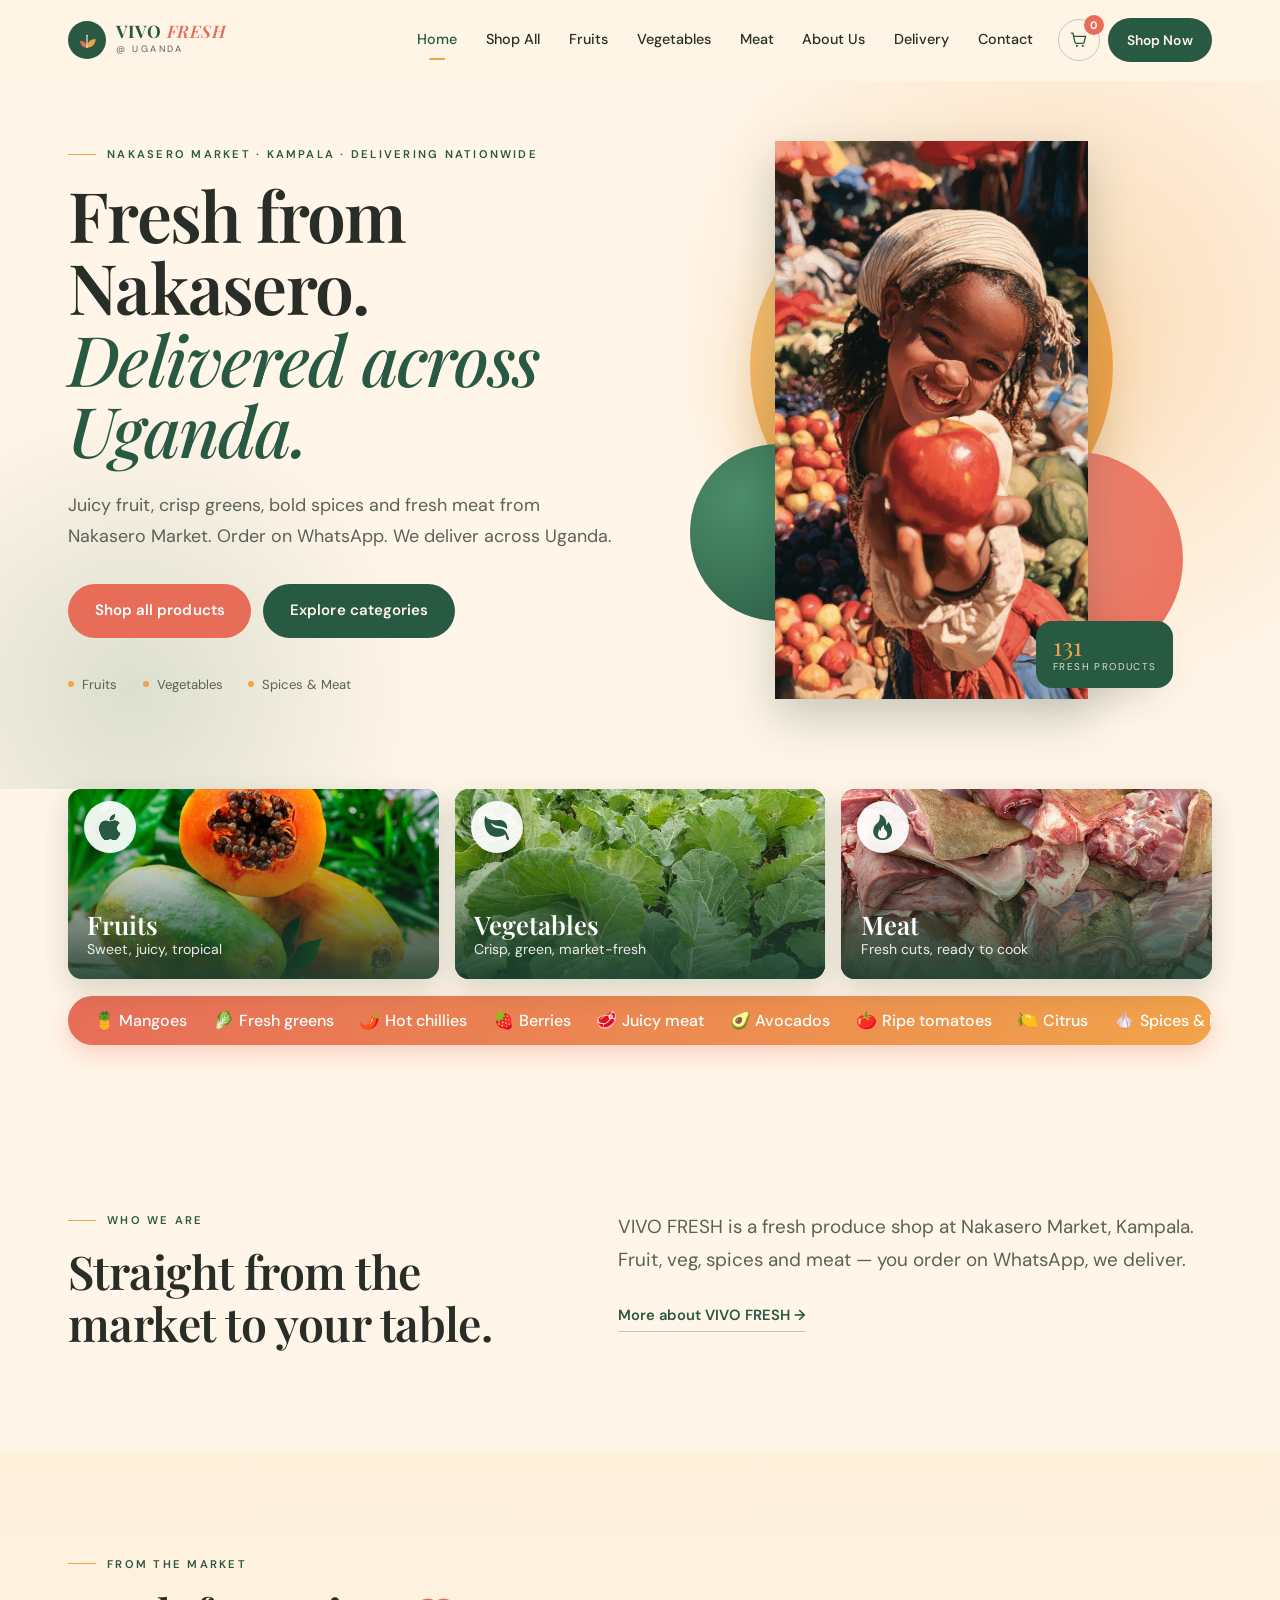
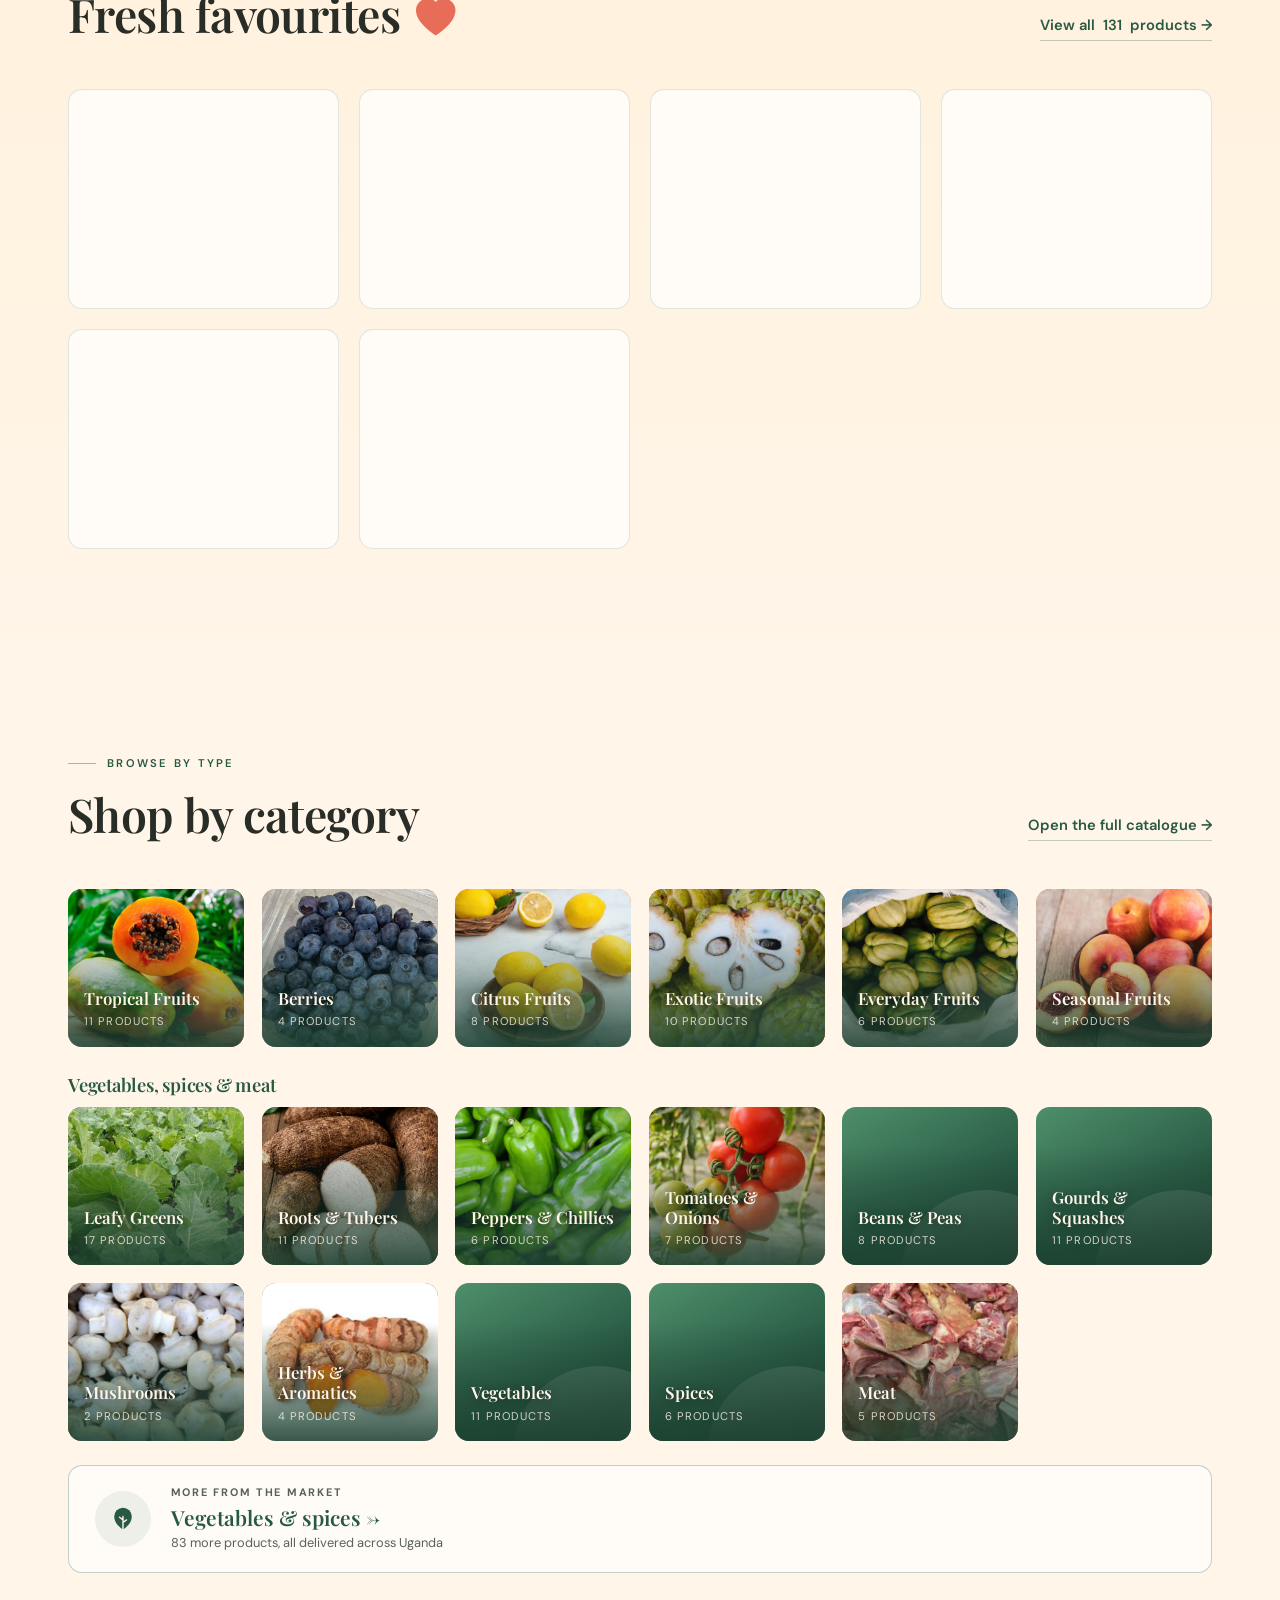
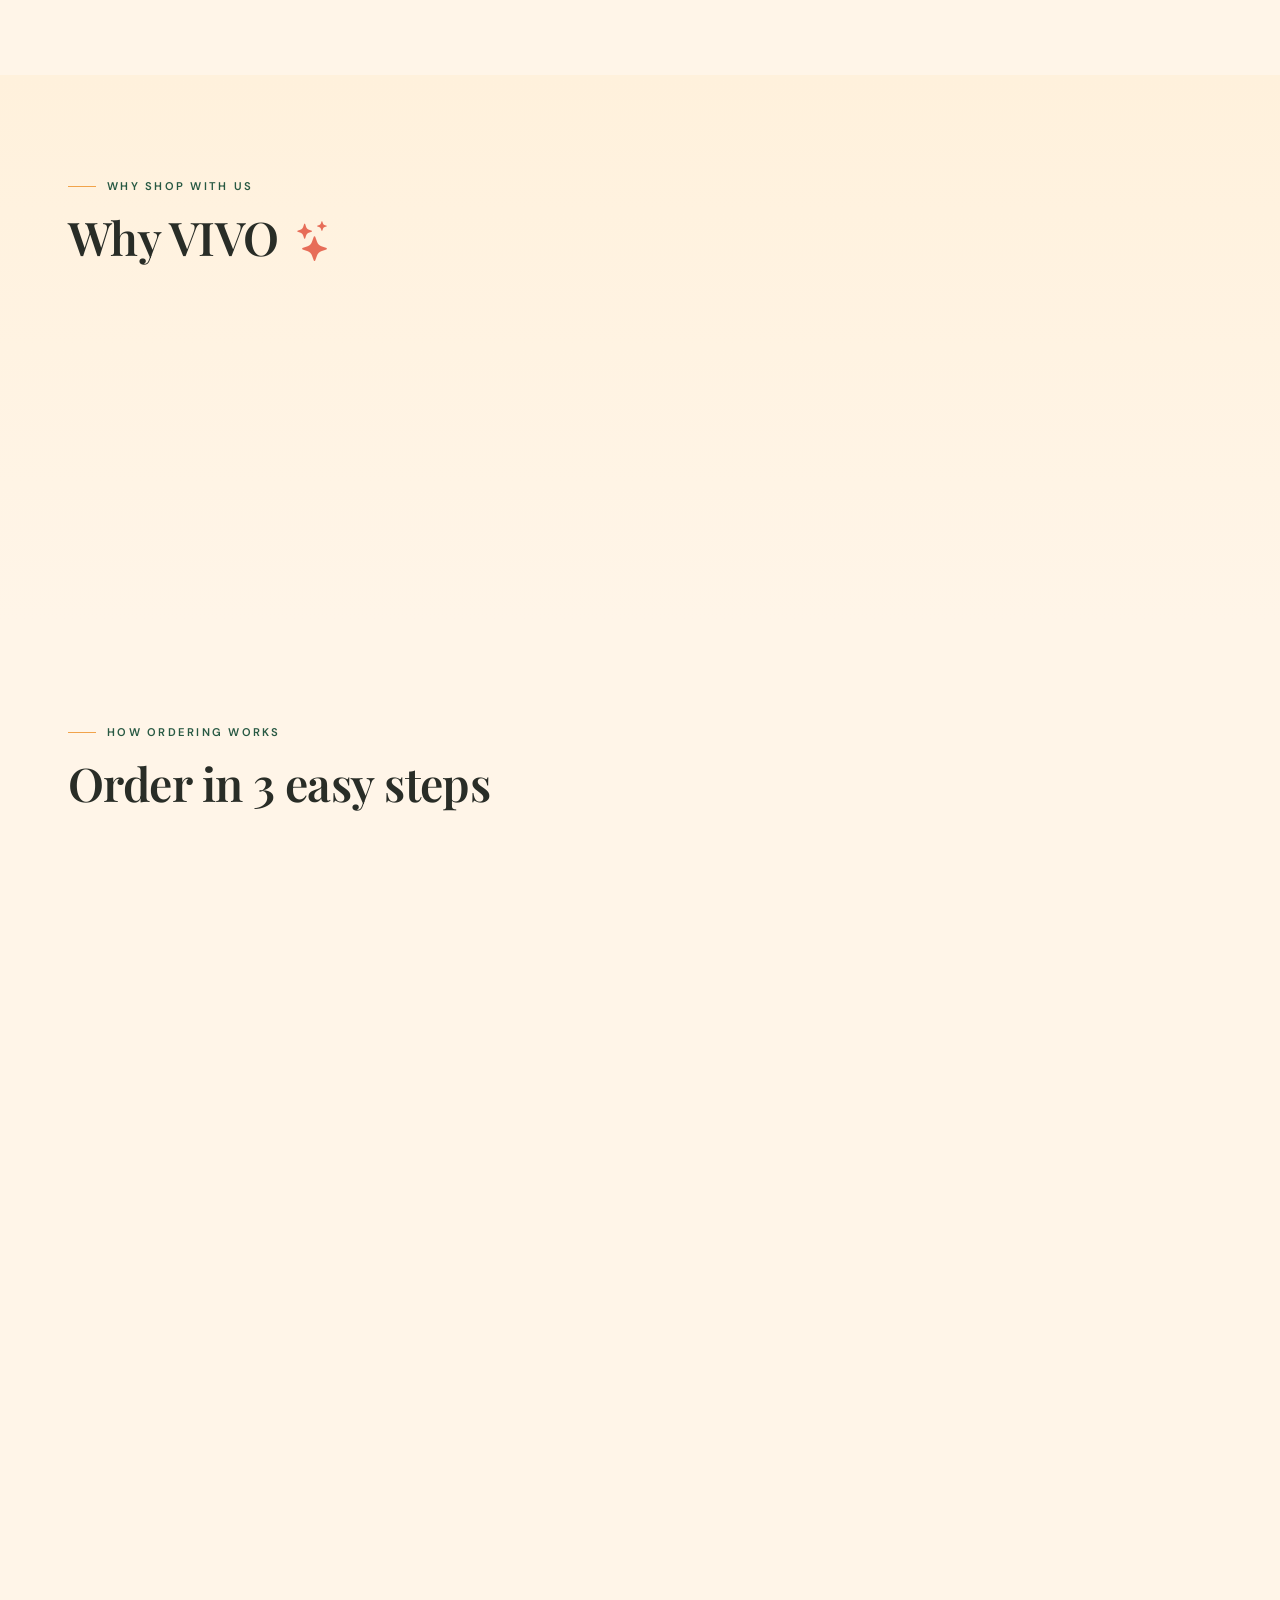
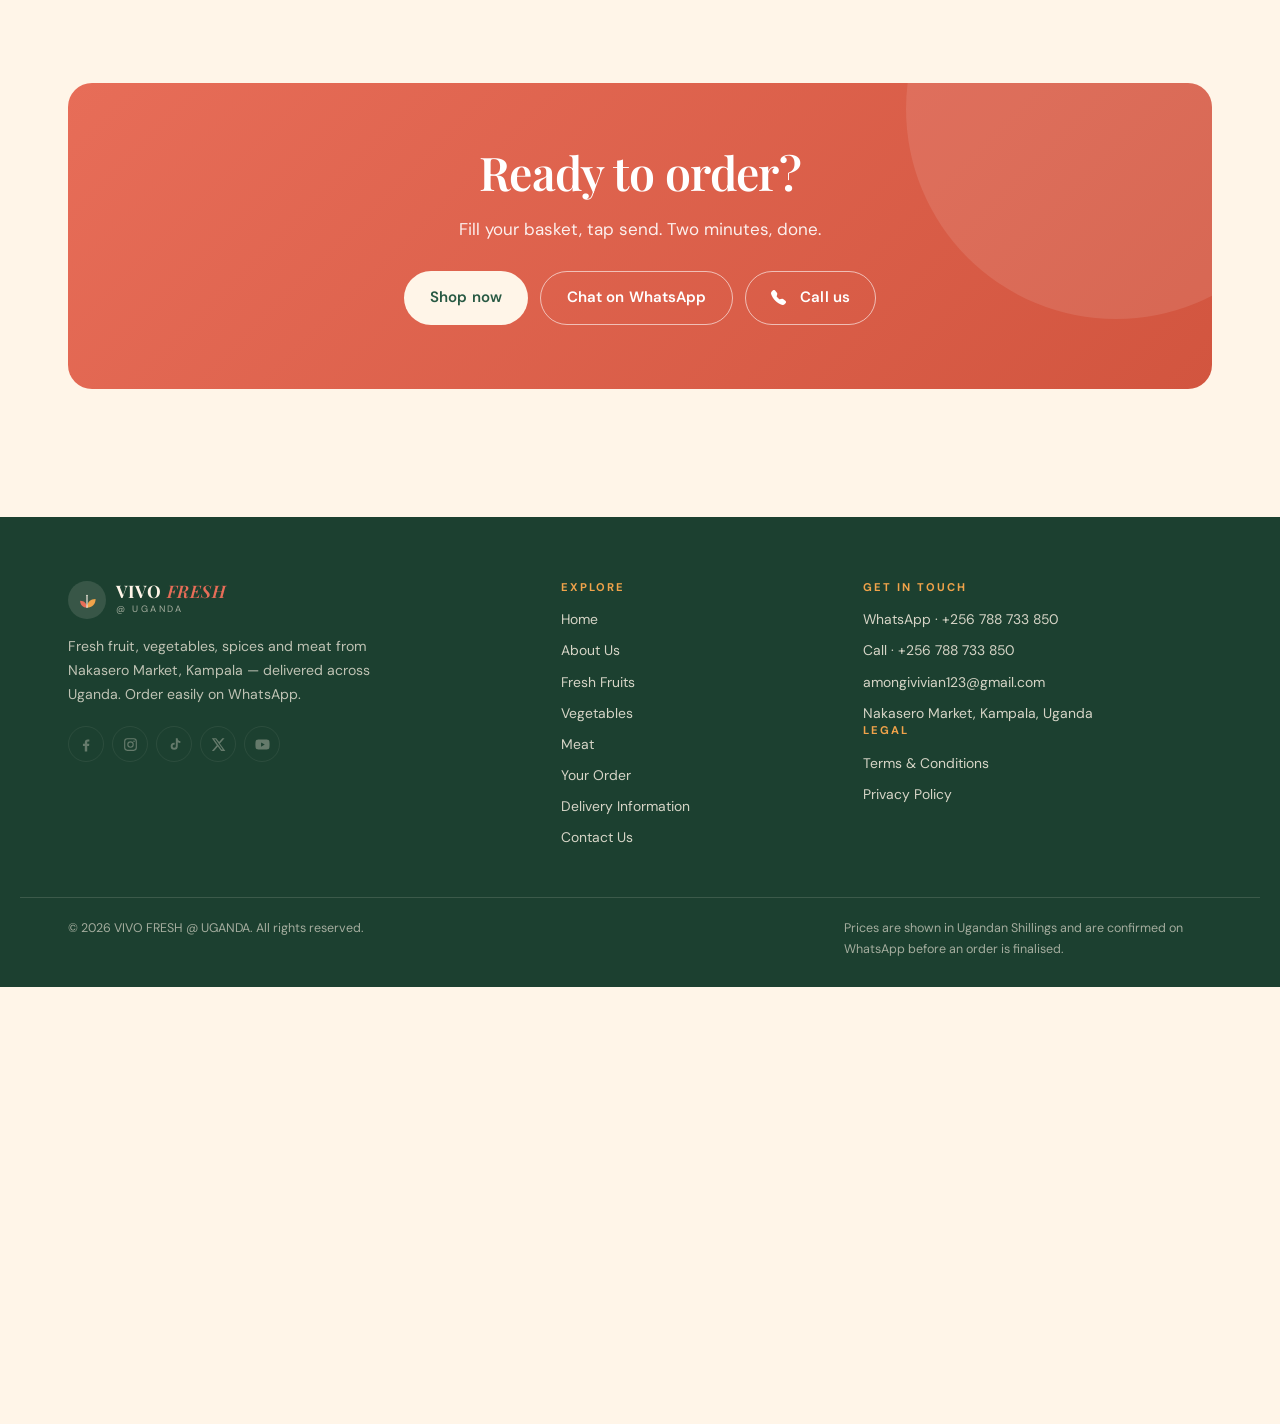
<file: index.html>
<!doctype html>
<html lang="en" class="no-js">

<head>
    <meta charset="utf-8" />
    <meta name="viewport" content="width=device-width, initial-scale=1" />
    <title>
        VIVO FRESH @ UGANDA — Fresh Fruit, Vegetables, Spices &amp; Meat Delivered
    </title>
    <meta name="description"
        content="VIVO FRESH @ UGANDA brings fresh fruits, vegetables, spices and meat from Nakasero Market, Kampala to your door. 131 products. Order easily on WhatsApp, delivered all over Uganda." />
    <link rel="canonical" href="https://vivofreshuganda.com/" />
    <meta name="theme-color" content="#285943" />

    <meta property="og:type" content="website" />
    <meta property="og:site_name" content="VIVO FRESH @ UGANDA" />
    <meta property="og:title" content="VIVO FRESH @ UGANDA — Nature's Freshest Picks, Delivered to Your Door" />
    <meta property="og:description"
        content="Discover fresh fruits, vegetables, spices and meat from Nakasero Market, Kampala — delivered all over Uganda. Order on WhatsApp." />
    <meta property="og:url" content="https://vivofreshuganda.com/" />
    <meta property="og:image" content="https://vivofreshuganda.com/assets/images/banners/og-image.jpg" />
    <meta name="twitter:card" content="summary_large_image" />

    <link rel="icon"
        href="data:image/svg+xml,%3Csvg xmlns='http://www.w3.org/2000/svg' viewBox='0 0 64 64'%3E%3Crect width='64' height='64' rx='14' fill='%23285943'/%3E%3Cpath d='M32 48c0-13 9-22 22-22 0 13-9 22-22 22z' fill='%23F1A34A'/%3E%3Cpath d='M32 48c0-9.5-6.5-16-16-16 0 9.5 6.5 16 16 16z' fill='%23E76D58'/%3E%3C/svg%3E" />

    <link rel="preconnect" href="https://fonts.googleapis.com" />
    <link rel="preconnect" href="https://fonts.gstatic.com" crossorigin />
    <link
        href="https://fonts.googleapis.com/css2?family=DM+Sans:ital,opsz,wght@0,9..40,300;0,9..40,400;0,9..40,500;0,9..40,700;1,9..40,400&family=Playfair+Display:ital,wght@0,400;0,500;0,600;0,700;1,400;1,600&display=swap"
        rel="stylesheet" />

    <link rel="stylesheet" href="css/style.css" />
    <link rel="preload" href="assets/fonts/bootstrap-icons-subset.woff2" as="font" type="font/woff2" crossorigin />
    <link rel="stylesheet" href="css/icons.css" />
    <link rel="stylesheet" href="css/responsive.css" />
    <link rel="stylesheet" href="css/animations.css" />
    <script>
        document.documentElement.classList.remove("no-js");
        document.documentElement.classList.add("js");
    </script>

    <script type="application/ld+json">
      {
        "@context": "https://schema.org",
        "@type": "GroceryStore",
        "name": "VIVO FRESH @ UGANDA",
        "description": "Fresh fruit, vegetable, spice and meat retailer based at Nakasero Market, Kampala, delivering across Uganda.",
        "url": "https://vivofreshuganda.com/",
        "email": "amongivivian123@gmail.com",
        "telephone": "+256788733850",
        "priceRange": "UGX",
        "currenciesAccepted": "UGX",
        "address": {
          "@type": "PostalAddress",
          "streetAddress": "Nakasero Market",
          "addressLocality": "Kampala",
          "addressCountry": "UG"
        },
        "areaServed": { "@type": "Country", "name": "Uganda" }
      }
    </script>
</head>

<body>
    <a class="skip-link" href="#main">Skip to content</a>

    <header class="site-header" id="siteHeader">
        <div class="wrap header__inner">
            <a class="brand" href="index.html" aria-label="VIVO FRESH @ UGANDA — Home">
                <span class="brand__mark" aria-hidden="true">
                    <svg viewBox="0 0 32 32" fill="none">
                        <path d="M16 27c0-7.5 5-12.5 12.5-12.5C28.5 22 23.5 27 16 27Z" fill="#F1A34A" />
                        <path d="M16 27c0-6-4-10-10-10 0 6 4 10 10 10Z" fill="#E76D58" />
                        <path d="M16 27V9" stroke="#FFF5E8" stroke-width="1.6" stroke-linecap="round" />
                    </svg>
                </span>
                <span class="brand__text">
                    <span class="brand__name">VIVO <em>FRESH</em></span>
                    <span class="brand__sub">@ Uganda</span>
                </span>
            </a>

            <nav class="nav" id="primaryNav" aria-label="Primary navigation">
                <ul class="nav__list">
                    <li>
                        <a class="nav__link" href="index.html" aria-current="page">Home</a>
                    </li>
                    <li><a class="nav__link" href="shop.html">Shop All</a></li>
                    <li><a class="nav__link" href="products.html">Fruits</a></li>
                    <li><a class="nav__link" href="vegetables.html">Vegetables</a></li>
                    <li>
                        <a class="nav__link" href="meat.html">Meat</a>
                    </li>
                    <li><a class="nav__link" href="about.html">About Us</a></li>
                    <li><a class="nav__link" href="delivery.html">Delivery</a></li>
                    <li><a class="nav__link" href="contact.html">Contact</a></li>
                </ul>
                <a class="btn btn--coral nav__cta" href="shop.html">Shop Now</a>
            </nav>

            <div class="header__actions">
                <a class="cart-link" href="cart.html" aria-label="View your order">
                    <svg viewBox="0 0 24 24" fill="none" aria-hidden="true">
                        <path d="M3 4h2l2.4 11.2a2 2 0 0 0 2 1.6h7.7a2 2 0 0 0 2-1.55L21 8H6" stroke="currentColor"
                            stroke-width="1.7" stroke-linecap="round" stroke-linejoin="round" />
                        <circle cx="10" cy="20" r="1.4" fill="currentColor" />
                        <circle cx="17.5" cy="20" r="1.4" fill="currentColor" />
                    </svg>
                    <span class="cart-link__count js-cart-count" data-count="0">0</span>
                </a>
                <a class="btn btn--primary btn--sm header__shop" href="shop.html">Shop Now</a>
                <button class="nav-toggle" id="navToggle" type="button" aria-expanded="false" aria-controls="primaryNav"
                    aria-label="Open menu">
                    <span></span><span></span><span></span>
                </button>
            </div>
        </div>
    </header>

    <main id="main">
        <!-- ============ HERO ============ -->
        <section class="hero">
            <div class="hero__glow" aria-hidden="true"></div>
            <div class="hero__blob" aria-hidden="true"></div>
            <div class="wrap hero__inner">
                <div class="hero__copy">
                    <p class="eyebrow">
                        Nakasero Market · Kampala · Delivering nationwide
                    </p>
                    <h1 class="hero__title">
                        Fresh from Nakasero. <em>Delivered across Uganda.</em>
                    </h1>
                    <p class="hero__lede">
                        Juicy fruit, crisp greens, bold spices and fresh meat from
                        Nakasero Market. Order on WhatsApp. We deliver across Uganda.
                    </p>
                    <div class="hero__actions" style="display: flex; flex-wrap: wrap; gap: 0.75rem">
                        <a class="btn btn--coral" href="shop.html">Shop all products</a>
                        <a class="btn btn--primary" href="#categories">Explore categories</a>
                    </div>
                    <ul class="hero__meta">
                        <li>Fruits</li>
                        <li>Vegetables</li>
                        <li>Spices &amp; Meat</li>
                    </ul>
                </div>

                <div class="hero__art hero__art--girl">
                    <!-- HERO PHOTO: save your picture as assets/images/hero-girl.webp (transparent background,
                         about 1000x1200, under 200 KB). Until that file exists, the placeholder is shown. -->
                    <div class="herogirl">
                        <span class="herogirl__blob herogirl__blob--gold" aria-hidden="true"></span>
                        <span class="herogirl__blob herogirl__blob--coral" aria-hidden="true"></span>
                        <span class="herogirl__blob herogirl__blob--green" aria-hidden="true"></span>
                        <!-- fill in here -->
                        <img class="herogirl__img" src="./assets/images/hero-girl.jpg"
                            alt="A smiling VIVO FRESH shopper surrounded by fresh fruits and vegetables"
                            width="1000" height="1200" fetchpriority="high" decoding="async"
                            onerror="this.onerror=null;this.src='assets/images/hero-girl-placeholder.svg';this.parentNode.classList.add('is-placeholder');">
                        <div class="hero__badge">
                            <span class="hero__badge-num" data-catalog-count="all">131</span>
                            <span class="hero__badge-txt">fresh products</span>
                        </div>
                    </div>
                </div>
            </div>
        </section>

        <!-- ============ QUICK LINKS ============ -->
        <section class="section section--tight" style="padding-top: 0">
            <div class="wrap">
                <div class="foodstrip">
                    <div class="foodcards">
                        <a class="foodcard" href="products.html" data-photo-cat="Tropical Fruits" data-tone="exotic">
                            <span class="foodcard__emoji" aria-hidden="true"><i class="bi bi-apple" aria-hidden="true"></i></span>
                            <span class="foodcard__title">Fruits</span>
                            <span class="foodcard__sub">Sweet, juicy, tropical</span>
                        </a>
                        <a class="foodcard" href="vegetables.html" data-photo-cat="Leafy Greens" data-tone="everyday">
                            <span class="foodcard__emoji" aria-hidden="true"><i class="bi bi-leaf-fill" aria-hidden="true"></i></span>
                            <span class="foodcard__title">Vegetables</span>
                            <span class="foodcard__sub">Crisp, green, market-fresh</span>
                        </a>
                        <a class="foodcard" href="meat.html" data-photo-cat="Meat"
                            data-tone="berries">
                            <span class="foodcard__emoji" aria-hidden="true"><i class="bi bi-fire" aria-hidden="true"></i></span>
                            <span class="foodcard__title">Meat</span>
                            <span class="foodcard__sub">Fresh cuts, ready to cook</span>
                        </a>
                    </div>
                    <div class="ribbon" aria-hidden="true">
                        <div class="ribbon__track">
                            <span><span class="ribbon__emoji">🍍</span> Mangoes</span>
                            <span><span class="ribbon__emoji">🥬</span> Fresh greens</span>
                            <span><span class="ribbon__emoji">🌶️</span> Hot chillies</span>
                            <span><span class="ribbon__emoji">🍓</span> Berries</span>
                            <span><span class="ribbon__emoji">🥩</span> Juicy meat</span>
                            <span><span class="ribbon__emoji">🥑</span> Avocados</span>
                            <span><span class="ribbon__emoji">🍅</span> Ripe tomatoes</span>
                            <span><span class="ribbon__emoji">🍋</span> Citrus</span>
                            <span><span class="ribbon__emoji">🧄</span> Spices &amp;
                                herbs</span>
                            <span><span class="ribbon__emoji">🍉</span> Sweet fruit</span>
                        </div>
                    </div>
                </div>
            </div>
        </section>

        <!-- ============ INTRO ============ -->
        <section class="section intro">
            <div class="wrap intro__inner">
                <div class="intro__aside reveal">
                    <p class="eyebrow">Who we are</p>
                    <h2 class="h2">Straight from the market to your table.</h2>
                </div>
                <div class="intro__body reveal">
                    <p class="lede">
                        VIVO FRESH is a fresh produce shop at Nakasero Market, Kampala.
                        Fruit, veg, spices and meat — you order on WhatsApp, we deliver.
                    </p>
                    <p style="margin-top: 1.5rem">
                        <a class="link-arrow" href="about.html">More about VIVO FRESH →</a>
                    </p>
                </div>
            </div>
        </section>

        <!-- ============ FEATURED ============ -->
        <section class="section section--cream">
            <div class="wrap">
                <header class="section__head">
                    <div>
                        <p class="eyebrow">From the market</p>
                        <h2 class="h2">Fresh favourites <i class="bi bi-heart-fill title-icon" aria-hidden="true"></i></h2>
                    </div>
                    <a class="link-arrow" href="products.html">View all <span data-catalog-count="all">131</span>
                        products →</a>
                </header>
                <div class="pgrid" id="featuredGrid"></div>
            </div>
        </section>

        <!-- ============ CATEGORIES ============ -->
        <section class="section">
            <div class="wrap">
                <header class="section__head">
                    <div>
                        <p class="eyebrow">Browse by type</p>
                        <h2 class="h2" id="categories">Shop by category</h2>
                    </div>
                    <a class="link-arrow" href="products.html">Open the full catalogue →</a>
                </header>
                <div class="catgrid" id="categoryGrid"></div>
                <h3 class="catgroup__title">Vegetables, spices &amp; meat</h3>
                <div class="catgrid" id="vegCategoryGrid"></div>
                <div style="margin-top: 1.5rem">
                    <a class="sector-switch" href="vegetables.html">
                        <span class="sector-switch__icon" aria-hidden="true">
                            <svg viewBox="0 0 32 32" fill="none">
                                <path d="M16 28c6-4 10-9 10-15a10 10 0 0 0-20 0c0 6 4 11 10 15z" fill="#285943" />
                                <path d="M16 28V13M16 17l-4-3M16 20l4-3" stroke="#FFF5E8" stroke-width="1.6"
                                    stroke-linecap="round" />
                            </svg>
                        </span>
                        <span class="sector-switch__text">
                            <span class="sector-switch__eyebrow">More from the market</span>
                            <span class="sector-switch__title">Vegetables &amp; spices →</span>
                            <span class="sector-switch__sub"><span data-catalog-count="veg">83</span> more products, all
                                delivered across Uganda</span>
                        </span>
                    </a>
                </div>
            </div>
        </section>

        <!-- ============ WHY SHOP ============ -->
        <section class="section section--cream">
            <div class="wrap">
                <header class="section__head">
                    <div>
                        <p class="eyebrow">Why shop with us</p>
                        <h2 class="h2">Why VIVO <i class="bi bi-stars title-icon" aria-hidden="true"></i></h2>
                    </div>
                </header>
                <div class="valuegrid">
                    <article class="value reveal">
                        <span class="value__num">01</span>
                        <h3 class="value__title">Sourced at Nakasero Market</h3>
                        <p class="value__text">
                            Picked at one of Kampala's busiest markets, so what you see is
                            what's fresh.
                        </p>
                    </article>
                    <article class="value reveal">
                        <span class="value__num">02</span>
                        <h3 class="value__title">
                            <span data-catalog-count="all">131</span> products, one order
                        </h3>
                        <p class="value__text">
                            <span data-catalog-count="fruits">43</span> fruits ·
                            <span data-catalog-count="veg">83</span> veg &amp; spices ·
                            <span data-catalog-count="meat">5</span> meats.
                            Mix them all in one order.
                        </p>
                    </article>
                    <article class="value reveal">
                        <span class="value__num">03</span>
                        <h3 class="value__title">Order on WhatsApp</h3>
                        <p class="value__text">
                            No account. No card. Fill your basket, tap send.
                        </p>
                    </article>
                    <article class="value reveal">
                        <span class="value__num">04</span>
                        <h3 class="value__title">Delivered across Uganda</h3>
                        <p class="value__text">
                            Fee and timing confirmed with you before we finalise.
                        </p>
                    </article>
                </div>
            </div>
        </section>

        <!-- ============ HOW IT WORKS ============ -->
        <section class="section">
            <div class="wrap">
                <header class="section__head">
                    <div>
                        <p class="eyebrow">How ordering works</p>
                        <h2 class="h2">Order in 3 easy steps</h2>
                    </div>
                </header>
                <div class="steps">
                    <div class="step reveal">
                        <h3 class="step__title">Pick</h3>
                        <p class="step__text">
                            Choose your favourites and set quantities.
                        </p>
                    </div>
                    <div class="step reveal">
                        <h3 class="step__title">Send on WhatsApp</h3>
                        <p class="step__text">
                            Add your name and location. We write the message, you tap Send.
                        </p>
                    </div>
                    <div class="step reveal">
                        <h3 class="step__title">We confirm &amp; deliver</h3>
                        <p class="step__text">
                            We confirm stock, fee and timing. Pay with
                            <strong>Cash on Delivery</strong>.
                        </p>
                    </div>
                </div>
            </div>
        </section>

        <!-- ============ DELIVERY ============ -->
        <section class="section section--tight">
            <div class="wrap">
                <div class="delivery-panel reveal">
                    <div>
                        <p class="eyebrow">Nationwide delivery</p>
                        <h2 class="h2">We deliver all over Uganda.</h2>
                        <p class="lede" style="margin-top: 1rem">
                            Kampala or upcountry — send us your location and we'll confirm
                            the fee and timing.
                        </p>
                        <p style="margin-top: 1.5rem">
                            <a class="btn btn--light" href="delivery.html">Delivery information</a>
                        </p>
                    </div>
                    <ul class="delivery-panel__list">
                        <li>Arranged and confirmed on WhatsApp before we finalise.</li>
                        <li>Fee depends on your location and order.</li>
                        <li>
                            <strong>Cash on delivery</strong> — pay when your produce
                            arrives.
                        </li>
                    </ul>
                </div>
            </div>
        </section>

        <!-- ============ CTA ============ -->
        <section class="section section--tight">
            <div class="wrap">
                <div class="cta-banner reveal">
                    <h2 class="h2">Ready to order?</h2>
                    <p>Fill your basket, tap send. Two minutes, done.</p>
                    <div class="cta-banner__actions">
                        <a class="btn btn--light" href="shop.html">Shop now</a>
                        <a class="btn btn--ghost" href="#" data-wa="general"
                            style="border-color: rgba(255, 255, 255, 0.6); color: #fff">Chat on WhatsApp</a>
                        <a class="btn btn--ghost" href="tel:+256788733850"
                            style="border-color: rgba(255, 255, 255, 0.6); color: #fff"><i class="bi bi-telephone-fill" aria-hidden="true"></i> Call us</a>
                    </div>
                </div>
            </div>
        </section>
    </main>

    <footer class="site-footer">
        <div class="wrap footer__inner">
            <div class="footer__about">
                <a class="brand brand--footer" href="index.html" aria-label="VIVO FRESH @ UGANDA — Home">
                    <span class="brand__mark" aria-hidden="true">
                        <svg viewBox="0 0 32 32" fill="none">
                            <path d="M16 27c0-7.5 5-12.5 12.5-12.5C28.5 22 23.5 27 16 27Z" fill="#F1A34A" />
                            <path d="M16 27c0-6-4-10-10-10 0 6 4 10 10 10Z" fill="#E76D58" />
                            <path d="M16 27V9" stroke="#FFF5E8" stroke-width="1.6" stroke-linecap="round" />
                        </svg>
                    </span>
                    <span class="brand__text">
                        <span class="brand__name">VIVO <em>FRESH</em></span>
                        <span class="brand__sub">@ Uganda</span>
                    </span>
                </a>
                <p>
                    Fresh fruit, vegetables, spices and meat from Nakasero Market,
                    Kampala — delivered across Uganda. Order easily on WhatsApp.
                </p>
                <div class="footer__social" data-social-list aria-label="Social media"></div>
            </div>

            <nav class="footer__col" aria-label="Footer navigation">
                <h3>Explore</h3>
                <ul>
                    <li><a href="index.html">Home</a></li>
                    <li><a href="about.html">About Us</a></li>
                    <li><a href="products.html">Fresh Fruits</a></li>
                    <li><a href="vegetables.html">Vegetables</a></li>
                    <li><a href="meat.html">Meat</a></li>
                    <li><a href="cart.html">Your Order</a></li>
                    <li><a href="delivery.html">Delivery Information</a></li>
                    <li><a href="contact.html">Contact Us</a></li>
                </ul>
            </nav>

            <div class="footer__col">
                <h3>Get in touch</h3>
                <ul>
                    <li>
                        <a href="https://wa.me/256788733850" target="_blank" rel="noopener noreferrer">WhatsApp · +256
                            788 733 850</a>
                    </li>
                    <li><a href="tel:+256788733850">Call · +256 788 733 850</a></li>
                    <li>
                        <a href="mailto:amongivivian123@gmail.com">amongivivian123@gmail.com</a>
                    </li>
                    <li>Nakasero Market, Kampala, Uganda</li>
                </ul>
                <h3>Legal</h3>
                <ul>
                    <li><a href="legal/terms.html">Terms &amp; Conditions</a></li>
                    <li><a href="legal/privacy.html">Privacy Policy</a></li>
                </ul>
            </div>
        </div>

        <div class="wrap footer__base">
            <p>
                © <span class="js-year">2026</span> VIVO FRESH @ UGANDA. All rights
                reserved.
            </p>
            <p class="footer__note">
                Prices are shown in Ugandan Shillings and are confirmed on WhatsApp
                before an order is finalised.
            </p>
        </div>
    </footer>

    <script src="js/config.js"></script>
    <script src="js/data/fruits.js"></script>
    <script src="js/data/vegetables.js"></script>
    <script src="js/data/meat.js"></script>
    <script src="js/main.js"></script>
    <script src="js/whatsapp.js"></script>
    <script src="js/cart.js"></script>
    <script src="js/products.js"></script>
    <script src="js/order-form.js"></script>
</body>

</html>
</file>
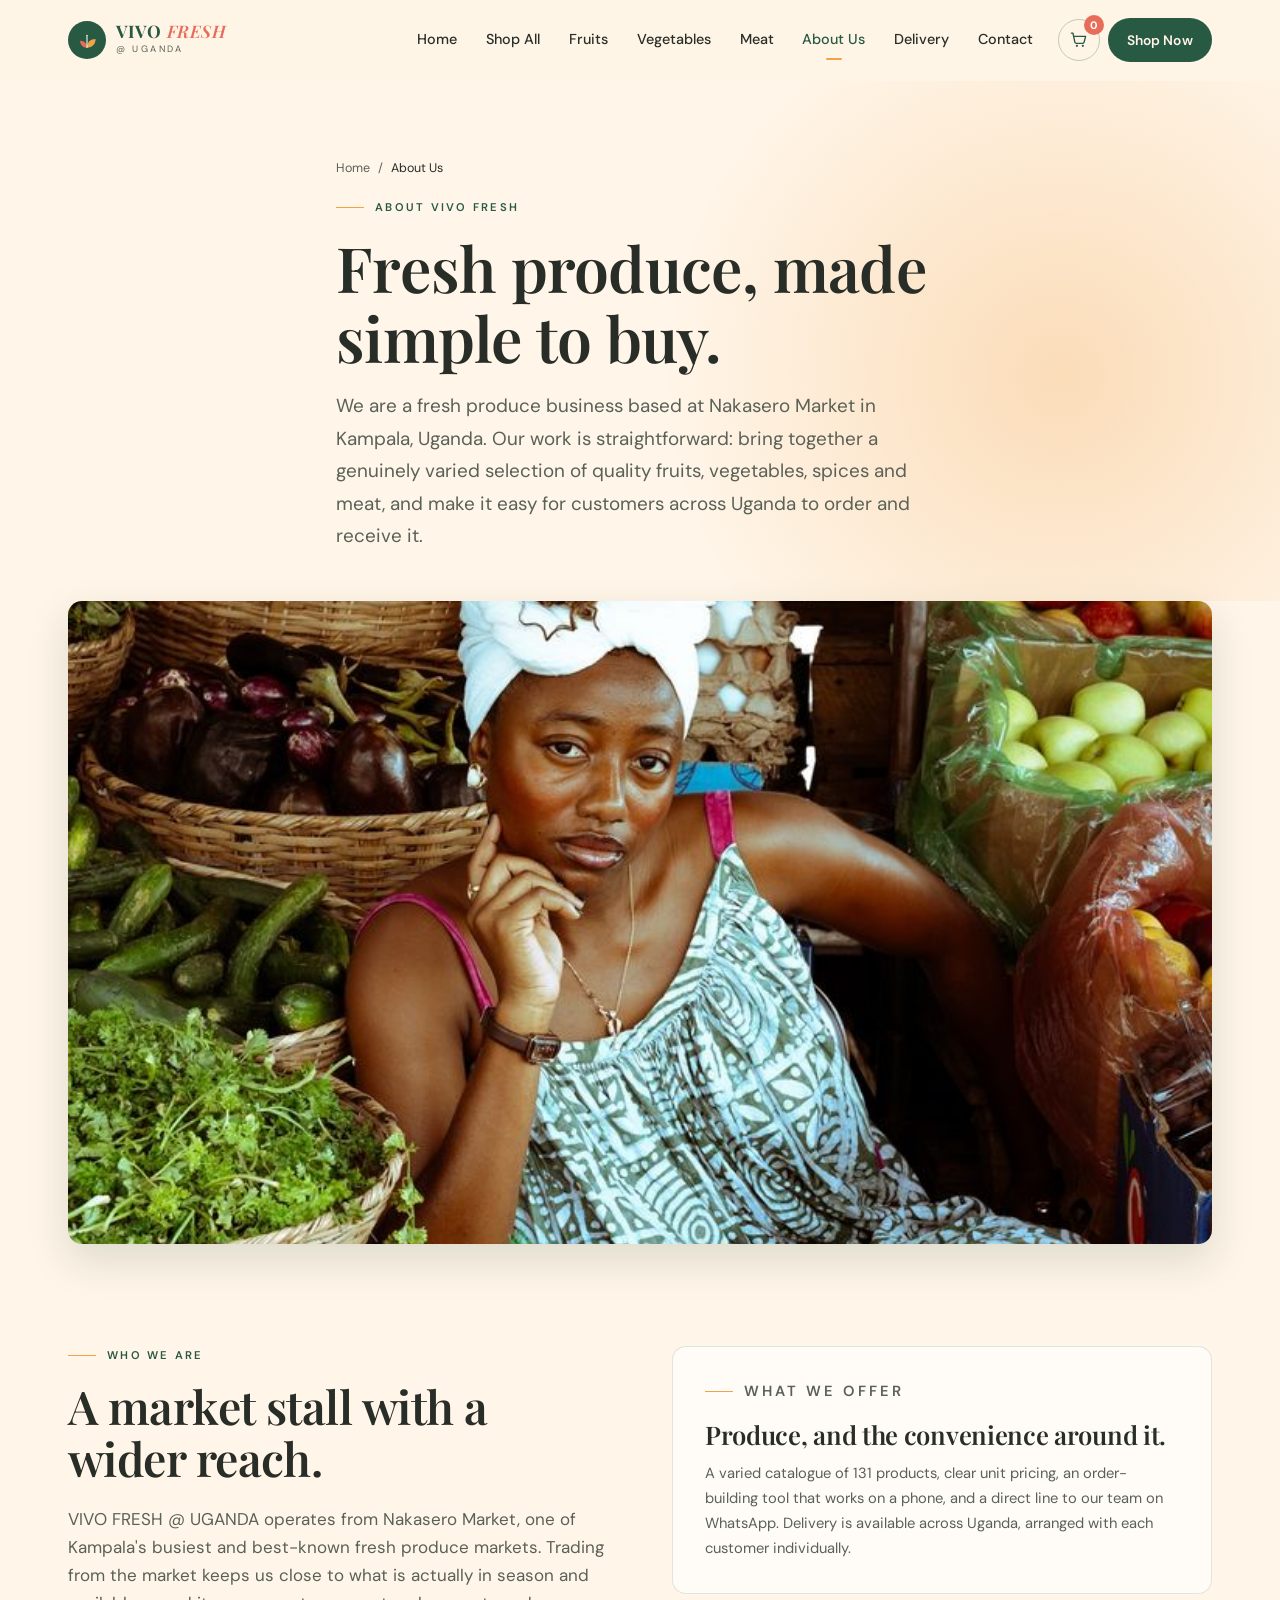
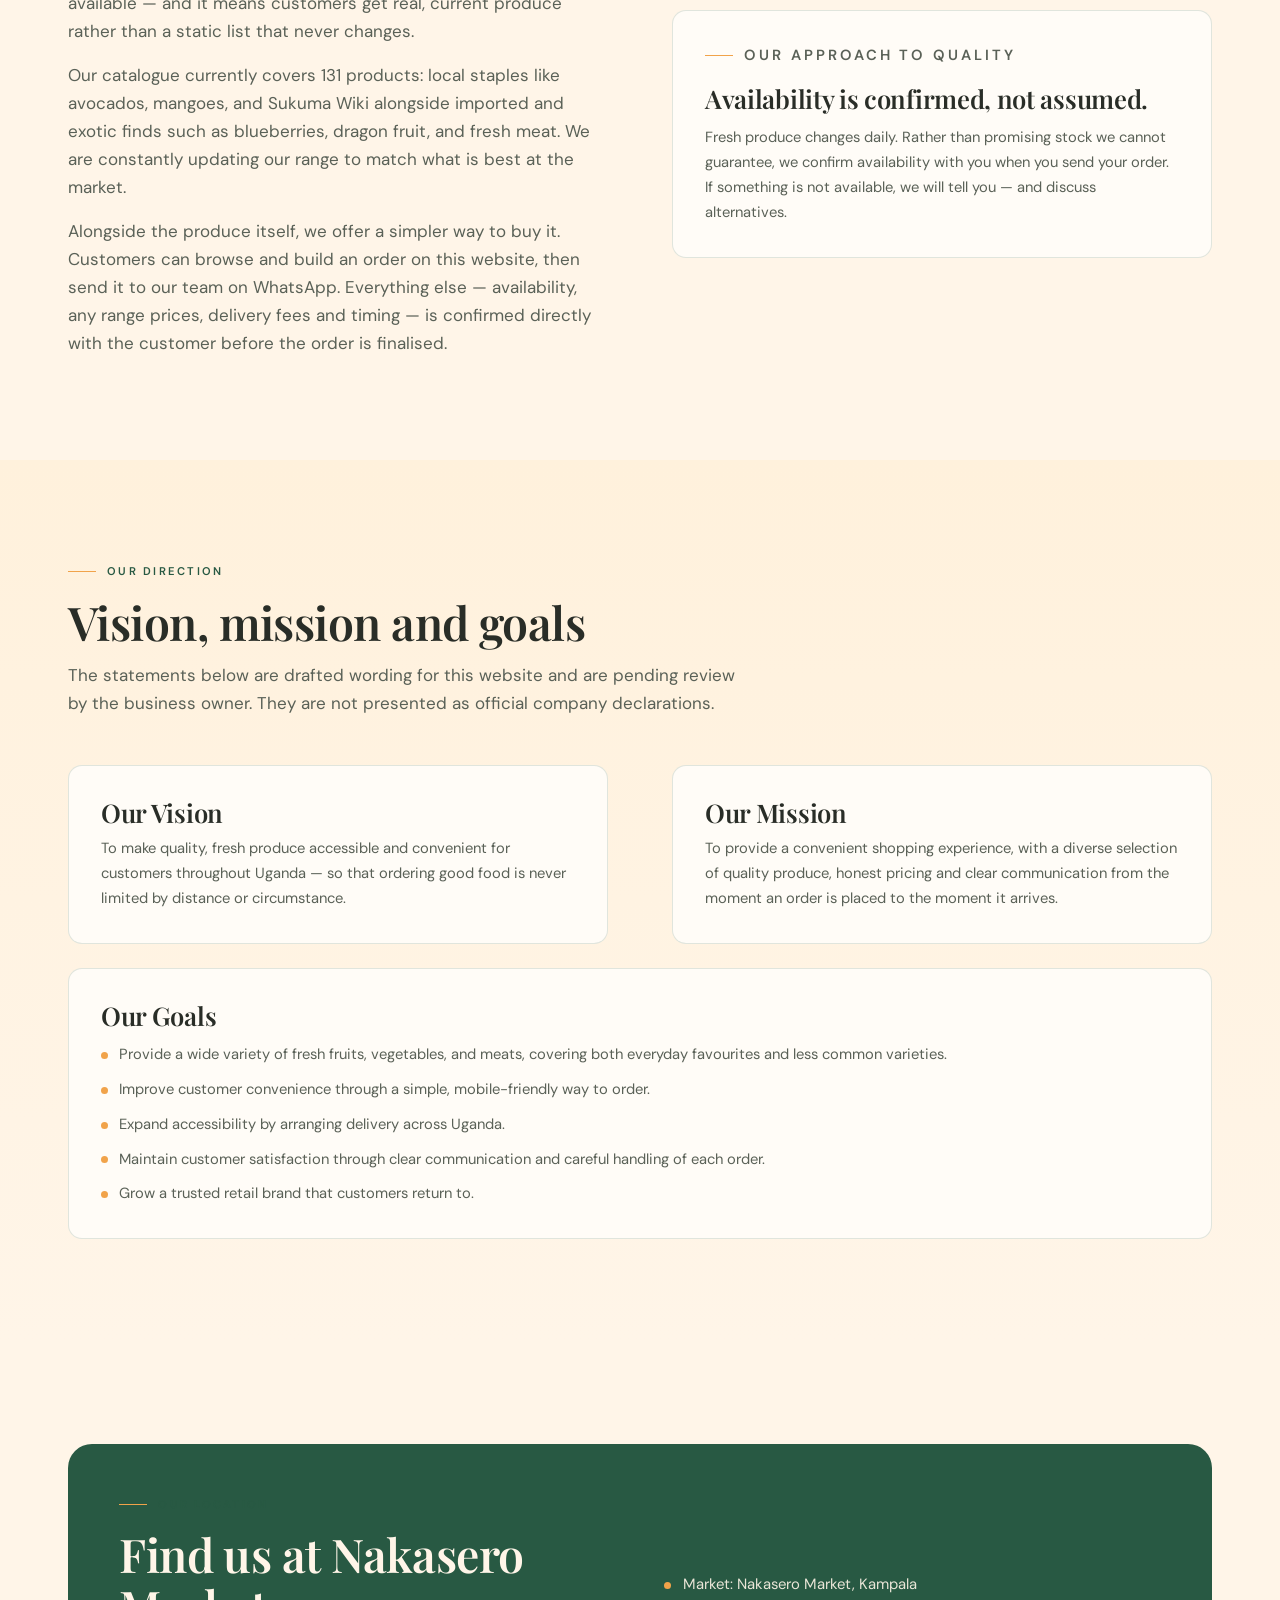
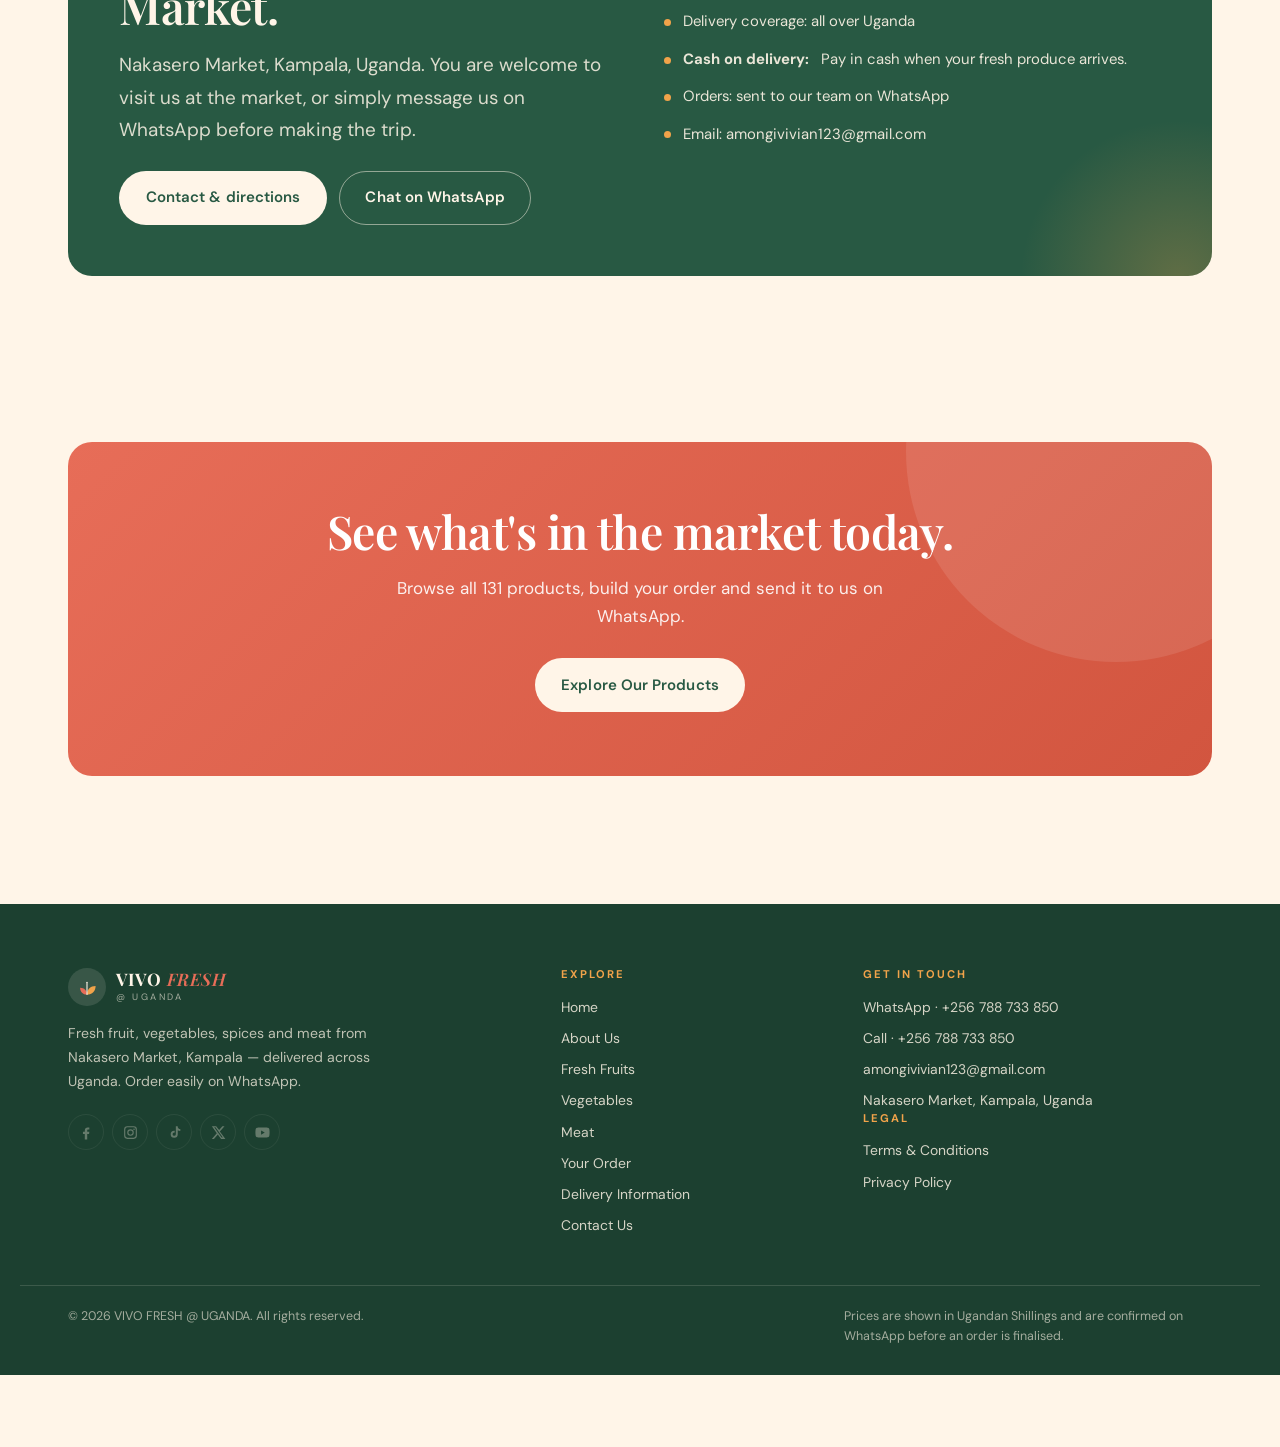
<file: about.html>
<!doctype html>
<html lang="en" class="no-js">

<head>
    <meta charset="utf-8" />
    <meta name="viewport" content="width=device-width, initial-scale=1" />
    <title>About Us | VIVO FRESH @ UGANDA</title>
    <meta name="description"
        content="VIVO FRESH @ UGANDA is a fresh produce business based at Nakasero Market, Kampala, delivering fruits, vegetables, spices and meat across Uganda. Learn about our approach, vision, mission and goals." />
    <link rel="canonical" href="https://vivofreshuganda.com/about.html" />
    <meta name="theme-color" content="#285943" />
    <meta property="og:type" content="website" />
    <meta property="og:title" content="About VIVO FRESH @ UGANDA" />
    <meta property="og:description"
        content="A fresh produce business based at Nakasero Market, Kampala — delivering across Uganda." />
    <link rel="icon"
        href="data:image/svg+xml,%3Csvg xmlns='http://www.w3.org/2000/svg' viewBox='0 0 64 64'%3E%3Crect width='64' height='64' rx='14' fill='%23285943'/%3E%3Cpath d='M32 48c0-13 9-22 22-22 0 13-9 22-22 22z' fill='%23F1A34A'/%3E%3Cpath d='M32 48c0-9.5-6.5-16-16-16 0 9.5 6.5 16 16 16z' fill='%23E76D58'/%3E%3C/svg%3E" />
    <link rel="preconnect" href="https://fonts.googleapis.com" />
    <link rel="preconnect" href="https://fonts.gstatic.com" crossorigin />
    <link
        href="https://fonts.googleapis.com/css2?family=DM+Sans:ital,opsz,wght@0,9..40,300;0,9..40,400;0,9..40,500;0,9..40,700;1,9..40,400&family=Playfair+Display:ital,wght@0,400;0,500;0,600;0,700;1,400;1,600&display=swap"
        rel="stylesheet" />
    <link rel="stylesheet" href="css/style.css" />
    <link rel="stylesheet" href="css/icons.css" />
    <link rel="stylesheet" href="css/responsive.css" />
    <link rel="stylesheet" href="css/animations.css" />
    <script>
        document.documentElement.classList.remove("no-js");
        document.documentElement.classList.add("js");
    </script>
</head>

<body>
    <a class="skip-link" href="#main">Skip to content</a>

    <header class="site-header" id="siteHeader">
        <div class="wrap header__inner">
            <a class="brand" href="index.html" aria-label="VIVO FRESH @ UGANDA — Home">
                <span class="brand__mark" aria-hidden="true">
                    <svg viewBox="0 0 32 32" fill="none">
                        <path d="M16 27c0-7.5 5-12.5 12.5-12.5C28.5 22 23.5 27 16 27Z" fill="#F1A34A" />
                        <path d="M16 27c0-6-4-10-10-10 0 6 4 10 10 10Z" fill="#E76D58" />
                        <path d="M16 27V9" stroke="#FFF5E8" stroke-width="1.6" stroke-linecap="round" />
                    </svg>
                </span>
                <span class="brand__text">
                    <span class="brand__name">VIVO <em>FRESH</em></span>
                    <span class="brand__sub">@ Uganda</span>
                </span>
            </a>

            <nav class="nav" id="primaryNav" aria-label="Primary navigation">
                <ul class="nav__list">
                    <li><a class="nav__link" href="index.html">Home</a></li>
                    <li><a class="nav__link" href="shop.html">Shop All</a></li>
                    <li><a class="nav__link" href="products.html">Fruits</a></li>
                    <li><a class="nav__link" href="vegetables.html">Vegetables</a></li>
                    <li><a class="nav__link" href="meat.html">Meat</a></li>
                    <a class="nav__link" href="about.html" aria-current="page">About Us</a>
                    </li>
                    <li><a class="nav__link" href="delivery.html">Delivery</a></li>
                    <li><a class="nav__link" href="contact.html">Contact</a></li>
                </ul>
                <a class="btn btn--coral nav__cta" href="shop.html">Shop Now</a>
            </nav>

            <div class="header__actions">
                <a class="cart-link" href="cart.html" aria-label="View your order">
                    <svg viewBox="0 0 24 24" fill="none" aria-hidden="true">
                        <path d="M3 4h2l2.4 11.2a2 2 0 0 0 2 1.6h7.7a2 2 0 0 0 2-1.55L21 8H6" stroke="currentColor"
                            stroke-width="1.7" stroke-linecap="round" stroke-linejoin="round" />
                        <circle cx="10" cy="20" r="1.4" fill="currentColor" />
                        <circle cx="17.5" cy="20" r="1.4" fill="currentColor" />
                    </svg>
                    <span class="cart-link__count js-cart-count" data-count="0">0</span>
                </a>
                <a class="btn btn--primary btn--sm header__shop" href="shop.html">Shop Now</a>
                <button class="nav-toggle" id="navToggle" type="button" aria-expanded="false" aria-controls="primaryNav"
                    aria-label="Open menu">
                    <span></span><span></span><span></span>
                </button>
            </div>
        </div>
    </header>

    <main id="main">
        <section class="page-hero">
            <div class="hero__glow" aria-hidden="true"></div>
            <div class="wrap page-hero__inner">
                <nav class="breadcrumb" aria-label="Breadcrumb">
                    <a href="index.html">Home</a> <span aria-hidden="true">/</span>
                    <span aria-current="page">About Us</span>
                </nav>
                <p class="eyebrow">About VIVO FRESH</p>
                <h1 class="h1">Fresh produce, made simple to buy.</h1>
                <p class="lede">
                    We are a fresh produce business based at Nakasero Market in Kampala,
                    Uganda. Our work is straightforward: bring together a genuinely
                    varied selection of quality fruits, vegetables, spices and meat, and
                    make it easy for customers across Uganda to order and receive it.
                </p>
            </div>
        </section>

        <!-- ABOUT PHOTO: save your picture as assets/images/about-photo.jpg (landscape, ~1600x900).
             Until that file exists the placeholder below is shown automatically. -->
        <section class="section" style="padding-top: 0">
            <div class="wrap">
                <figure class="photo-slot">
                    <img src="./assets/images/about-photo.jpg" alt="The VIVO FRESH team and produce at Nakasero Market"
                        width="1600" height="900" loading="lazy"
                        onerror="this.onerror=null;this.src='assets/images/about-placeholder.svg';this.parentNode.classList.add('is-placeholder');">
                </figure>
            </div>
        </section>

        <section class="section" style="padding-top: 0">
            <div class="wrap split">
                <div class="reveal">
                    <p class="eyebrow">Who we are</p>
                    <h2 class="h2">A market stall with a wider reach.</h2>
                    <p class="body-text" style="margin-top: 1.25rem">
                        VIVO FRESH @ UGANDA operates from Nakasero Market, one of
                        Kampala's busiest and best-known fresh produce markets. Trading
                        from the market keeps us close to what is actually in season and
                        available — and it means customers get real, current produce
                        rather than a static list that never changes.
                    </p>
                    <p class="body-text">
                        Our catalogue currently covers <span data-catalog-count="all">131</span> products: local staples
                        like
                        avocados, mangoes, and Sukuma Wiki alongside imported and exotic
                        finds such as blueberries, dragon fruit, and fresh meat. We are
                        constantly updating our range to match what is best at the market.
                    </p>
                    <p class="body-text">
                        Alongside the produce itself, we offer a simpler way to buy it.
                        Customers can browse and build an order on this website, then send
                        it to our team on WhatsApp. Everything else — availability, any
                        range prices, delivery fees and timing — is confirmed directly
                        with the customer before the order is finalised.
                    </p>
                </div>

                <div class="reveal">
                    <div class="statement-card">
                        <p class="eyebrow">What we offer</p>
                        <h3 class="h3">Produce, and the convenience around it.</h3>
                        <p style="margin-top: 0.75rem">
                            A varied catalogue of <span data-catalog-count="all">131</span> products, clear unit
                            pricing, an
                            order-building tool that works on a phone, and a direct line to
                            our team on WhatsApp. Delivery is available across Uganda,
                            arranged with each customer individually.
                        </p>
                    </div>

                    <div class="statement-card" style="margin-top: 1rem">
                        <p class="eyebrow">Our approach to quality</p>
                        <h3 class="h3">Availability is confirmed, not assumed.</h3>
                        <p style="margin-top: 0.75rem">
                            Fresh produce changes daily. Rather than promising stock we
                            cannot guarantee, we confirm availability with you when you send
                            your order. If something is not available, we will tell you —
                            and discuss alternatives.
                        </p>
                    </div>
                </div>
            </div>
        </section>

        <!-- ============================================================
       EDITABLE CONTENT — Vision / Mission / Goals
       These are DRAFT statements prepared for the website and are
       awaiting owner review and approval. Replace the wording below
       once approved. Nothing here should be treated as an official
       company declaration until signed off by VIVO FRESH @ UGANDA.
       ============================================================ -->
        <section class="section section--cream" id="vision-mission">
            <div class="wrap">
                <header class="section__head">
                    <div>
                        <p class="eyebrow">Our direction</p>
                        <h2 class="h2">Vision, mission and goals</h2>
                        <p class="body-text" style="margin-top: 0.75rem">
                            The statements below are drafted wording for this website and
                            are pending review by the business owner. They are not presented
                            as official company declarations.
                        </p>
                    </div>
                </header>

                <div class="split">
                    <!-- EDITABLE: Vision statement — pending owner approval -->
                    <article class="statement-card reveal">
                        <h3 class="h3">Our Vision</h3>
                        <p style="margin-top: 0.6rem">
                            To make quality, fresh produce accessible and convenient for
                            customers throughout Uganda — so that ordering good food is
                            never limited by distance or circumstance.
                        </p>
                    </article>

                    <!-- EDITABLE: Mission statement — pending owner approval -->
                    <article class="statement-card reveal">
                        <h3 class="h3">Our Mission</h3>
                        <p style="margin-top: 0.6rem">
                            To provide a convenient shopping experience, with a diverse
                            selection of quality produce, honest pricing and clear
                            communication from the moment an order is placed to the moment
                            it arrives.
                        </p>
                    </article>
                </div>

                <div class="statement-card reveal" style="margin-top: 1.5rem">
                    <h3 class="h3">Our Goals</h3>
                    <!-- EDITABLE: Goal list — pending owner approval -->
                    <ul class="goal-list" style="margin-top: 0.85rem">
                        <li>
                            Provide a wide variety of fresh fruits, vegetables, and meats,
                            covering both everyday favourites and less common varieties.
                        </li>
                        <li>
                            Improve customer convenience through a simple, mobile-friendly
                            way to order.
                        </li>
                        <li>Expand accessibility by arranging delivery across Uganda.</li>
                        <li>
                            Maintain customer satisfaction through clear communication and
                            careful handling of each order.
                        </li>
                        <li>Grow a trusted retail brand that customers return to.</li>
                    </ul>
                </div>
            </div>
        </section>

        <section class="section">
            <div class="wrap">
                <div class="delivery-panel reveal">
                    <div>
                        <p class="eyebrow">Our location</p>
                        <h2 class="h2">Find us at Nakasero Market.</h2>
                        <p class="lede" style="margin-top: 1rem">
                            Nakasero Market, Kampala, Uganda. You are welcome to visit us at
                            the market, or simply message us on WhatsApp before making the
                            trip.
                        </p>
                        <p style="
                  margin-top: 1.5rem;
                  display: flex;
                  flex-wrap: wrap;
                  gap: 0.75rem;
                ">
                            <a class="btn btn--light" href="contact.html">Contact &amp; directions</a>
                            <a class="btn btn--ghost" href="#" data-wa="general"
                                style="border-color: rgba(255, 245, 232, 0.5); color: #fff5e8">Chat on WhatsApp</a>
                        </p>
                    </div>
                    <ul class="delivery-panel__list">
                        <li>Market: Nakasero Market, Kampala</li>
                        <li>Delivery coverage: all over Uganda</li>
                        <li>
                            <strong>Cash on delivery:</strong> Pay in cash when your fresh
                            produce arrives.
                        </li>
                        <li>Orders: sent to our team on WhatsApp</li>
                        <li>Email: amongivivian123@gmail.com</li>
                    </ul>
                </div>
            </div>
        </section>

        <section class="section section--tight">
            <div class="wrap">
                <div class="cta-banner reveal">
                    <h2 class="h2">See what's in the market today.</h2>
                    <p>
                        Browse all <span data-catalog-count="all">131</span> products, build your order and send it to
                        us on
                        WhatsApp.
                    </p>
                    <div class="cta-banner__actions">
                        <a class="btn btn--light" href="products.html">Explore Our Products</a>
                    </div>
                </div>
            </div>
        </section>
    </main>

    <footer class="site-footer">
        <div class="wrap footer__inner">
            <div class="footer__about">
                <a class="brand brand--footer" href="index.html" aria-label="VIVO FRESH @ UGANDA — Home">
                    <span class="brand__mark" aria-hidden="true">
                        <svg viewBox="0 0 32 32" fill="none">
                            <path d="M16 27c0-7.5 5-12.5 12.5-12.5C28.5 22 23.5 27 16 27Z" fill="#F1A34A" />
                            <path d="M16 27c0-6-4-10-10-10 0 6 4 10 10 10Z" fill="#E76D58" />
                            <path d="M16 27V9" stroke="#FFF5E8" stroke-width="1.6" stroke-linecap="round" />
                        </svg>
                    </span>
                    <span class="brand__text">
                        <span class="brand__name">VIVO <em>FRESH</em></span>
                        <span class="brand__sub">@ Uganda</span>
                    </span>
                </a>
                <p>
                    Fresh fruit, vegetables, spices and meat from Nakasero Market,
                    Kampala — delivered across Uganda. Order easily on WhatsApp.
                </p>
                <div class="footer__social" data-social-list aria-label="Social media"></div>
            </div>

            <nav class="footer__col" aria-label="Footer navigation">
                <h3>Explore</h3>
                <ul>
                    <li><a href="index.html">Home</a></li>
                    <li><a href="about.html">About Us</a></li>
                    <li><a href="products.html">Fresh Fruits</a></li>
                    <li><a href="vegetables.html">Vegetables</a></li>
                    <li><a href="meat.html">Meat</a></li>
                    <li><a href="cart.html">Your Order</a></li>
                    <li><a href="delivery.html">Delivery Information</a></li>
                    <li><a href="contact.html">Contact Us</a></li>
                </ul>
            </nav>

            <div class="footer__col">
                <h3>Get in touch</h3>
                <ul>
                    <li>
                        <a href="https://wa.me/256788733850" target="_blank" rel="noopener noreferrer">WhatsApp · +256
                            788 733
                            850</a>
                    </li>
                    <li><a href="tel:+256788733850">Call · +256 788 733 850</a></li>
                    <li>
                        <a href="mailto:amongivivian123@gmail.com">amongivivian123@gmail.com</a>
                    </li>
                    <li>Nakasero Market, Kampala, Uganda</li>
                </ul>
                <h3>Legal</h3>
                <ul>
                    <li><a href="legal/terms.html">Terms &amp; Conditions</a></li>
                    <li><a href="legal/privacy.html">Privacy Policy</a></li>
                </ul>
            </div>
        </div>

        <div class="wrap footer__base">
            <p>
                © <span class="js-year">2026</span> VIVO FRESH @ UGANDA. All rights
                reserved.
            </p>
            <p class="footer__note">
                Prices are shown in Ugandan Shillings and are confirmed on WhatsApp
                before an order is finalised.
            </p>
        </div>
    </footer>

    <script src="js/config.js"></script>
    <script src="js/data/fruits.js"></script>
    <script src="js/data/vegetables.js"></script>
    <script src="js/data/meat.js"></script>
    <script src="js/whatsapp.js"></script>
    <script src="js/cart.js"></script>
    <script src="js/order-form.js"></script>
    <script src="js/main.js"></script>
</body>

</html>
</file>
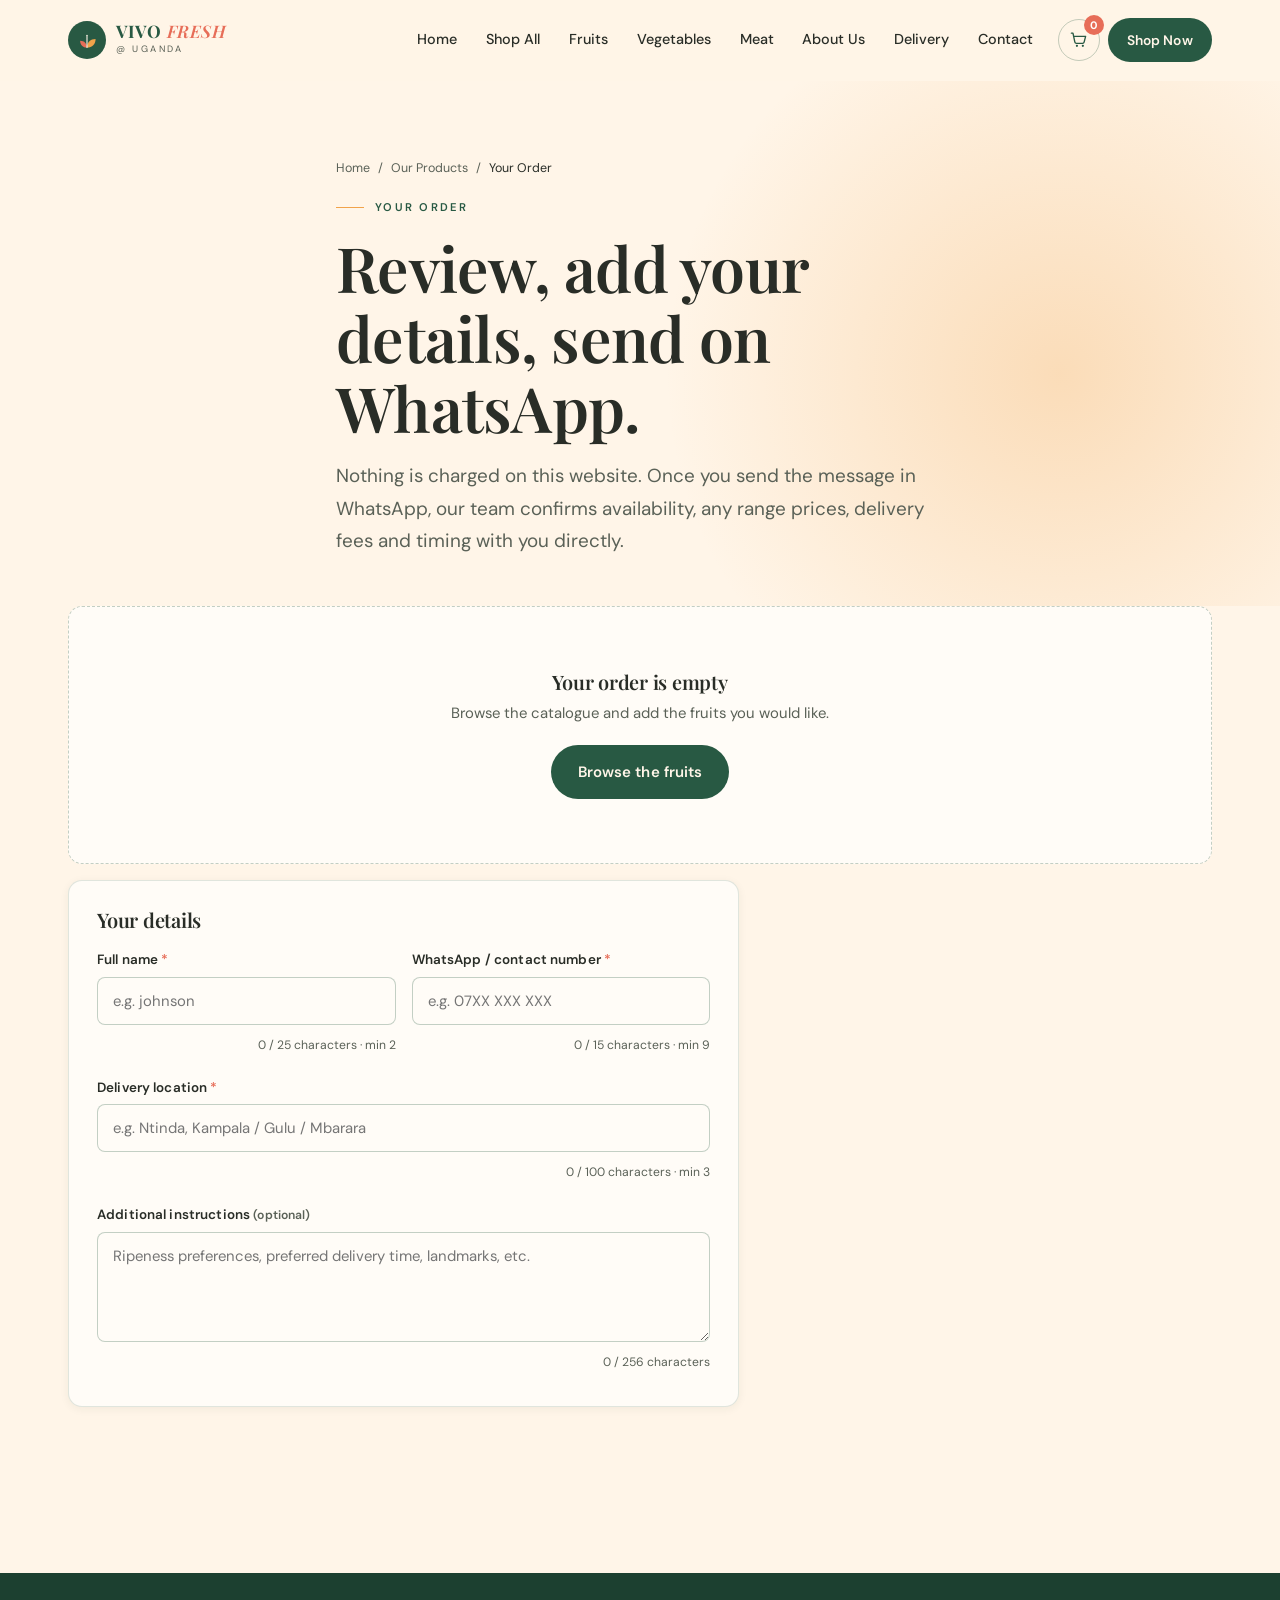
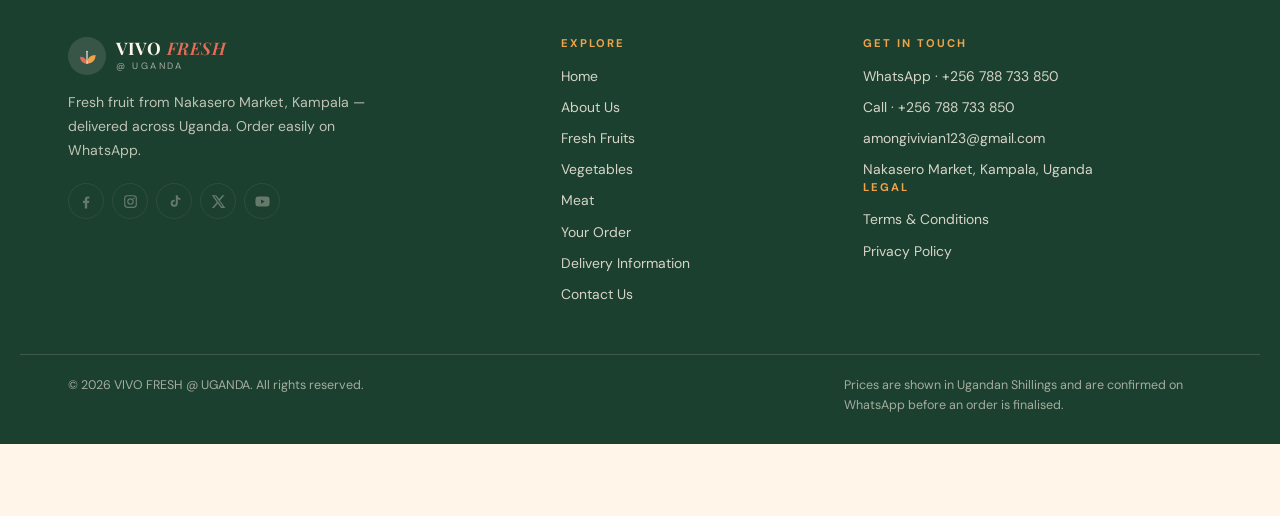
<file: cart.html>
<!doctype html>
<html lang="en" class="no-js">

<head>
    <meta charset="utf-8" />
    <meta name="viewport" content="width=device-width, initial-scale=1" />
    <title>Your Order — VIVO FRESH @ UGANDA</title>
    <meta name="description"
        content="Review your fruit order from VIVO FRESH @ UGANDA, add your delivery details and send the order to us on WhatsApp." />
    <meta name="robots" content="noindex, follow" />
    <meta name="theme-color" content="#285943" />
    <link rel="icon"
        href="data:image/svg+xml,%3Csvg xmlns='http://www.w3.org/2000/svg' viewBox='0 0 64 64'%3E%3Crect width='64' height='64' rx='14' fill='%23285943'/%3E%3Cpath d='M32 48c0-13 9-22 22-22 0 13-9 22-22 22z' fill='%23F1A34A'/%3E%3Cpath d='M32 48c0-9.5-6.5-16-16-16 0 9.5 6.5 16 16 16z' fill='%23E76D58'/%3E%3C/svg%3E" />
    <link rel="preconnect" href="https://fonts.googleapis.com" />
    <link rel="preconnect" href="https://fonts.gstatic.com" crossorigin />
    <link
        href="https://fonts.googleapis.com/css2?family=DM+Sans:ital,opsz,wght@0,9..40,300;0,9..40,400;0,9..40,500;0,9..40,700;1,9..40,400&family=Playfair+Display:ital,wght@0,400;0,500;0,600;0,700;1,400;1,600&display=swap"
        rel="stylesheet" />
    <link rel="stylesheet" href="css/style.css" />
    <link rel="stylesheet" href="css/icons.css" />
    <link rel="stylesheet" href="css/responsive.css" />
    <link rel="stylesheet" href="css/animations.css" />
    <script>
        document.documentElement.classList.remove("no-js");
        document.documentElement.classList.add("js");
    </script>
</head>

<body>
    <a class="skip-link" href="#main">Skip to content</a>

    <header class="site-header" id="siteHeader">
        <div class="wrap header__inner">
            <a class="brand" href="index.html" aria-label="VIVO FRESH @ UGANDA — Home">
                <span class="brand__mark" aria-hidden="true">
                    <svg viewBox="0 0 32 32" fill="none">
                        <path d="M16 27c0-7.5 5-12.5 12.5-12.5C28.5 22 23.5 27 16 27Z" fill="#F1A34A" />
                        <path d="M16 27c0-6-4-10-10-10 0 6 4 10 10 10Z" fill="#E76D58" />
                        <path d="M16 27V9" stroke="#FFF5E8" stroke-width="1.6" stroke-linecap="round" />
                    </svg>
                </span>
                <span class="brand__text">
                    <span class="brand__name">VIVO <em>FRESH</em></span>
                    <span class="brand__sub">@ Uganda</span>
                </span>
            </a>

            <nav class="nav" id="primaryNav" aria-label="Primary navigation">
                <ul class="nav__list">
                    <li><a class="nav__link" href="index.html">Home</a></li>
                    <li><a class="nav__link" href="shop.html">Shop All</a></li>
                    <li><a class="nav__link" href="products.html">Fruits</a></li>
                    <li><a class="nav__link" href="vegetables.html">Vegetables</a></li>
                    <li>
                        <a class="nav__link" href="meat.html">Meat</a>
                    </li>
                    <li><a class="nav__link" href="about.html">About Us</a></li>
                    <li><a class="nav__link" href="delivery.html">Delivery</a></li>
                    <li><a class="nav__link" href="contact.html">Contact</a></li>
                </ul>
                <a class="btn btn--coral nav__cta" href="shop.html">Shop Now</a>
            </nav>

            <div class="header__actions">
                <a class="cart-link" href="cart.html" aria-label="View your order" aria-current="page">
                    <svg viewBox="0 0 24 24" fill="none" aria-hidden="true">
                        <path d="M3 4h2l2.4 11.2a2 2 0 0 0 2 1.6h7.7a2 2 0 0 0 2-1.55L21 8H6" stroke="currentColor"
                            stroke-width="1.7" stroke-linecap="round" stroke-linejoin="round" />
                        <circle cx="10" cy="20" r="1.4" fill="currentColor" />
                        <circle cx="17.5" cy="20" r="1.4" fill="currentColor" />
                    </svg>
                    <span class="cart-link__count js-cart-count" data-count="0">0</span>
                </a>
                <a class="btn btn--primary btn--sm header__shop" href="shop.html">Shop Now</a>
                <button class="nav-toggle" id="navToggle" type="button" aria-expanded="false" aria-controls="primaryNav"
                    aria-label="Open menu">
                    <span></span><span></span><span></span>
                </button>
            </div>
        </div>
    </header>

    <main id="main">
        <section class="page-hero">
            <div class="hero__glow" aria-hidden="true"></div>
            <div class="wrap page-hero__inner">
                <nav class="breadcrumb" aria-label="Breadcrumb">
                    <a href="index.html">Home</a> <span aria-hidden="true">/</span>
                    <a href="products.html">Our Products</a>
                    <span aria-hidden="true">/</span>
                    <span aria-current="page">Your Order</span>
                </nav>
                <p class="eyebrow">Your order</p>
                <h1 class="h1">Review, add your details, send on WhatsApp.</h1>
                <p class="lede">
                    Nothing is charged on this website. Once you send the message in
                    WhatsApp, our team confirms availability, any range prices, delivery
                    fees and timing with you directly.
                </p>
            </div>
        </section>

        <section class="section" style="padding-top: 0">
            <div class="wrap">
                <div id="cartEmpty" class="empty-state" hidden>
                    <h3>Your order is empty</h3>
                    <p>Browse the catalogue and add the fruits you would like.</p>
                    <a class="btn btn--primary" href="products.html">Browse the fruits</a>
                </div>

                <form class="cart-layout" id="orderForm" novalidate>
                    <div class="cart-main">
                        <div id="cartItems"></div>

                        <section class="summary__card" style="margin-top: 1rem">
                            <h2 class="summary__title">Your details</h2>
                            <div class="form">
                                <div class="form__grid">
                                    <div class="field">
                                        <label for="fullName">Full name
                                            <span class="req" aria-hidden="true">*</span></label>
                                        <input id="fullName" data-min="2" name="fullName" type="text"
                                            autocomplete="name" required maxlength="25" placeholder="e.g. johnson" />
                                        <p class="field__error" data-error-for="fullName" aria-live="polite"></p>
                                    </div>

                                    <div class="field">
                                        <label for="phone">WhatsApp / contact number
                                            <span class="req" aria-hidden="true">*</span></label>
                                        <input id="phone" data-min="9" name="phone" type="tel" inputmode="tel"
                                            autocomplete="tel" required maxlength="15"
                                            placeholder="e.g. 07XX XXX XXX" />
                                        <p class="field__error" data-error-for="phone" aria-live="polite"></p>
                                    </div>

                                    <div class="field field--full">
                                        <label for="location">Delivery location
                                            <span class="req" aria-hidden="true">*</span></label>
                                        <input id="location" data-min="3" name="location" type="text"
                                            autocomplete="address-level2" required maxlength="100"
                                            placeholder="e.g. Ntinda, Kampala / Gulu / Mbarara" />
                                        <p class="field__error" data-error-for="location" aria-live="polite"></p>
                                    </div>

                                    <div class="field field--full">
                                        <label for="notes">Additional instructions
                                            <span class="field__hint">(optional)</span></label>
                                        <textarea id="notes" name="notes" maxlength="256"
                                            placeholder="Ripeness preferences, preferred delivery time, landmarks, etc."></textarea>
                                        <p class="field__error" data-error-for="notes" aria-live="polite"></p>
                                    </div>
                                </div>
                            </div>
                        </section>
                    </div>

                    <aside class="cart-summary" id="cartSummary"></aside>
                </form>

                <div class="form-status" id="orderStatus" hidden style="margin-top: 1.5rem"></div>
            </div>
        </section>
    </main>

    <footer class="site-footer">
        <div class="wrap footer__inner">
            <div class="footer__about">
                <a class="brand brand--footer" href="index.html" aria-label="VIVO FRESH @ UGANDA — Home">
                    <span class="brand__mark" aria-hidden="true">
                        <svg viewBox="0 0 32 32" fill="none">
                            <path d="M16 27c0-7.5 5-12.5 12.5-12.5C28.5 22 23.5 27 16 27Z" fill="#F1A34A" />
                            <path d="M16 27c0-6-4-10-10-10 0 6 4 10 10 10Z" fill="#E76D58" />
                            <path d="M16 27V9" stroke="#FFF5E8" stroke-width="1.6" stroke-linecap="round" />
                        </svg>
                    </span>
                    <span class="brand__text">
                        <span class="brand__name">VIVO <em>FRESH</em></span>
                        <span class="brand__sub">@ Uganda</span>
                    </span>
                </a>
                <p>
                    Fresh fruit from Nakasero Market, Kampala — delivered across Uganda.
                    Order easily on WhatsApp.
                </p>
                <div class="footer__social" data-social-list aria-label="Social media"></div>
            </div>

            <nav class="footer__col" aria-label="Footer navigation">
                <h3>Explore</h3>
                <ul>
                    <li><a href="index.html">Home</a></li>
                    <li><a href="about.html">About Us</a></li>
                    <li><a href="products.html">Fresh Fruits</a></li>
                    <li><a href="vegetables.html">Vegetables</a></li>
                    <li><a href="meat.html">Meat</a></li>
                    <li><a href="cart.html">Your Order</a></li>
                    <li><a href="delivery.html">Delivery Information</a></li>
                    <li><a href="contact.html">Contact Us</a></li>
                </ul>
            </nav>

            <div class="footer__col">
                <h3>Get in touch</h3>
                <ul>
                    <li>
                        <a href="https://wa.me/256788733850" target="_blank" rel="noopener noreferrer">WhatsApp · +256
                            788 733
                            850</a>
                    </li>
                    <li><a href="tel:+256788733850">Call · +256 788 733 850</a></li>

                    <li>
                        <a href="mailto:amongivivian123@gmail.com">amongivivian123@gmail.com</a>
                    </li>
                    <li>Nakasero Market, Kampala, Uganda</li>
                </ul>
                <h3>Legal</h3>
                <ul>
                    <li><a href="legal/terms.html">Terms &amp; Conditions</a></li>
                    <li><a href="legal/privacy.html">Privacy Policy</a></li>
                </ul>
            </div>
        </div>

        <div class="wrap footer__base">
            <p>
                © <span class="js-year">2026</span> VIVO FRESH @ UGANDA. All rights
                reserved.
            </p>
            <p class="footer__note">
                Prices are shown in Ugandan Shillings and are confirmed on WhatsApp
                before an order is finalised.
            </p>
        </div>
    </footer>

    <script src="js/config.js"></script>
    <script src="js/data/fruits.js"></script>
    <script src="js/data/vegetables.js"></script>
    <script src="js/data/meat.js"></script>
    <script src="js/main.js"></script>
    <script src="js/whatsapp.js"></script>
    <script src="js/cart.js"></script>
    <script src="js/order-form.js"></script>
</body>

</html>
</file>
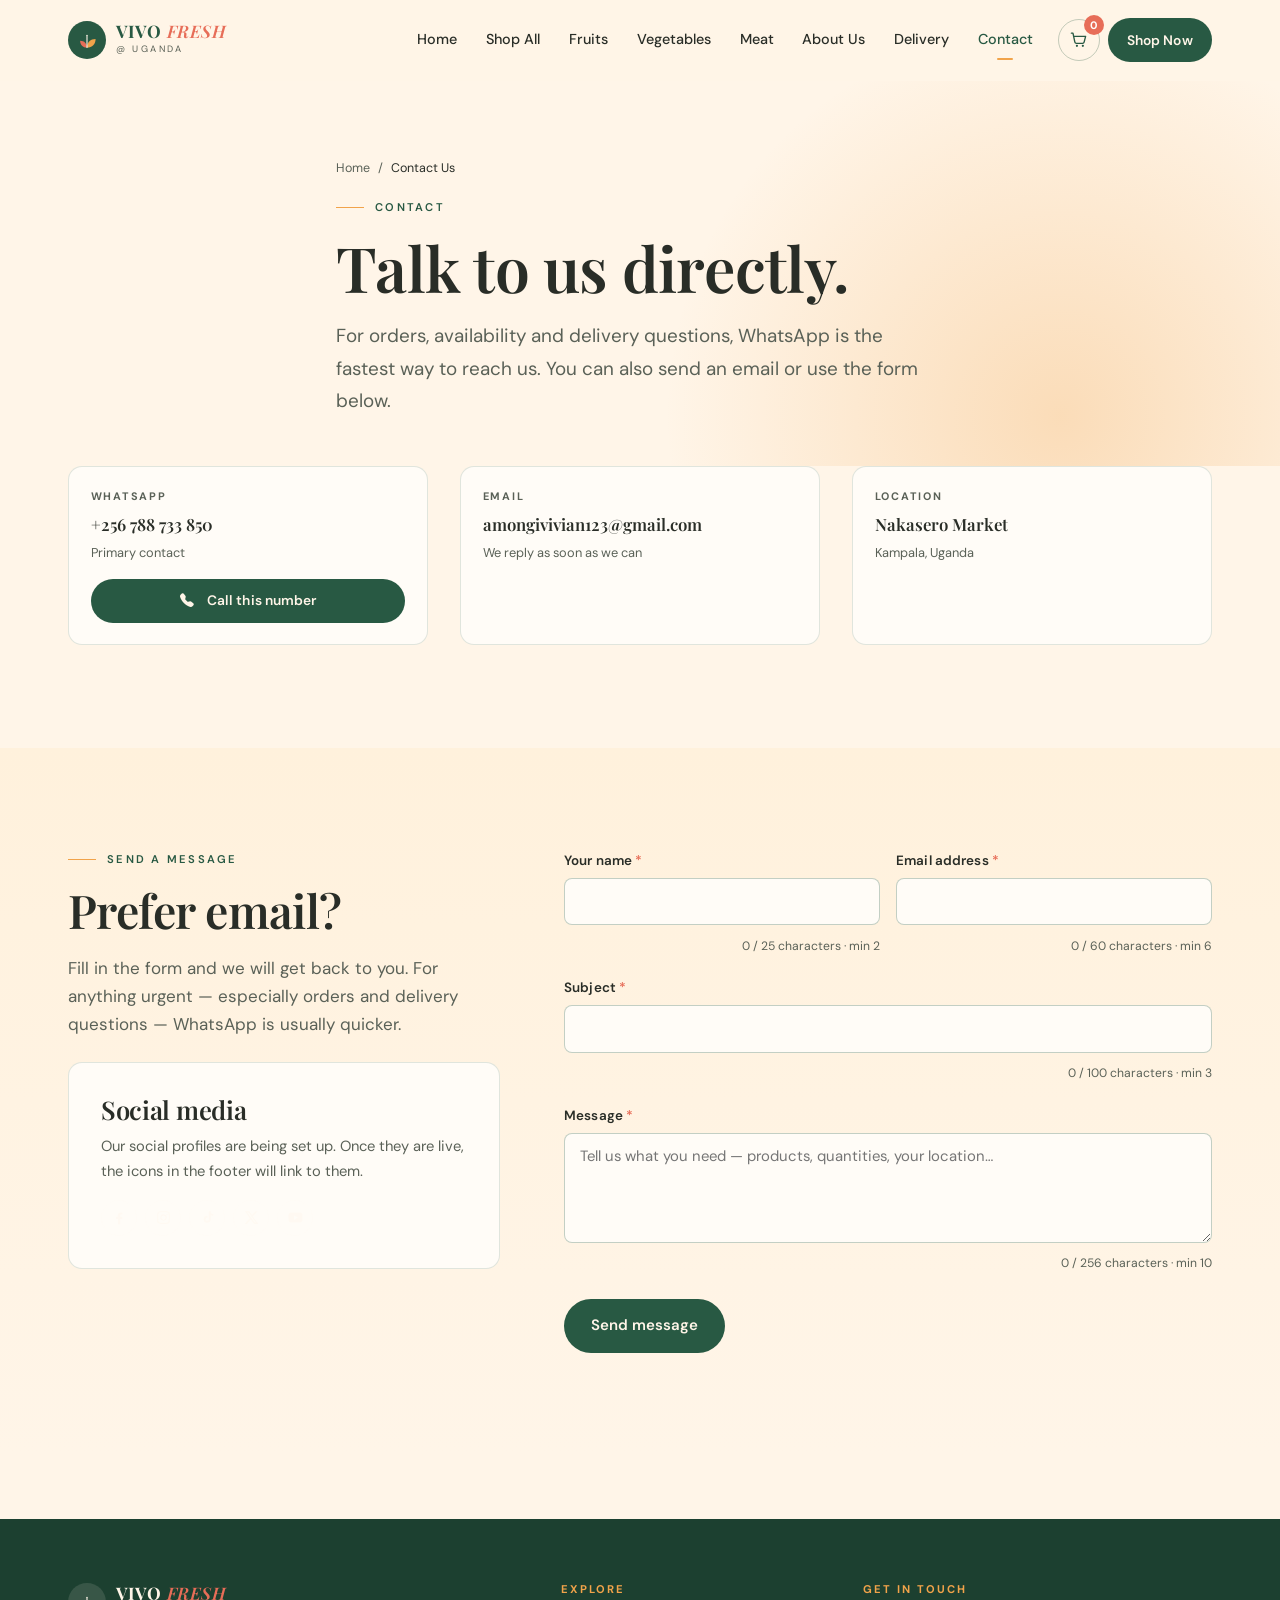
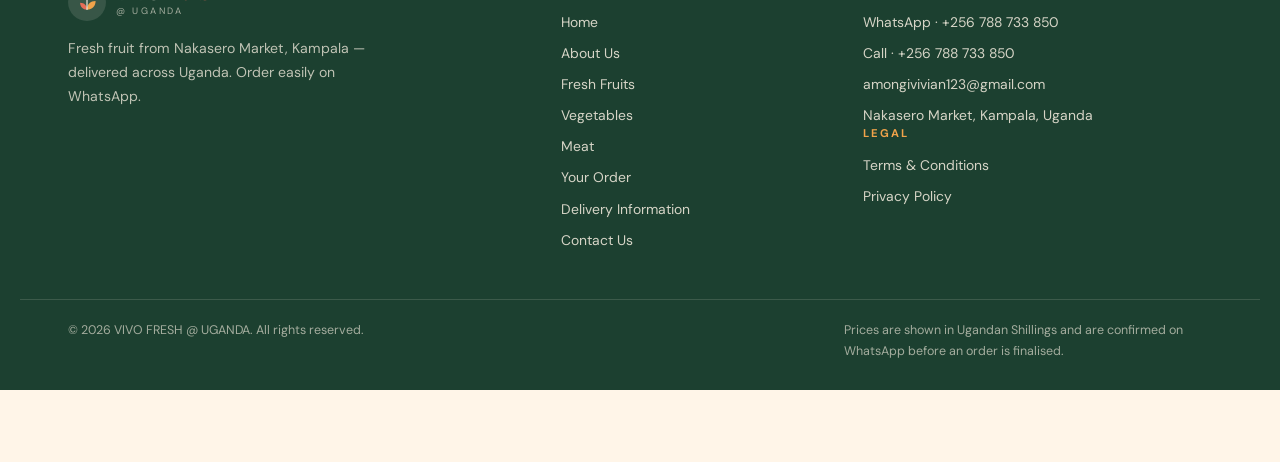
<file: contact.html>
<!DOCTYPE html>
<html lang="en" class="no-js">

<head>
    <meta charset="utf-8">
    <meta name="viewport" content="width=device-width, initial-scale=1">
    <title>Contact Us | VIVO FRESH @ UGANDA</title>
    <meta name="description"
        content="Contact VIVO FRESH @ UGANDA at Nakasero Market, Kampala. Reach us on WhatsApp at +256 788 733 850, or email amongivivian123@gmail.com.">
    <link rel="canonical" href="https://vivofreshuganda.com/contact.html">
    <meta name="theme-color" content="#285943">
    <meta property="og:type" content="website">
    <meta property="og:title" content="Contact VIVO FRESH @ UGANDA">
    <meta property="og:description" content="Nakasero Market, Kampala. WhatsApp, email and contact form.">
    <link rel="icon"
        href="data:image/svg+xml,%3Csvg xmlns='http://www.w3.org/2000/svg' viewBox='0 0 64 64'%3E%3Crect width='64' height='64' rx='14' fill='%23285943'/%3E%3Cpath d='M32 48c0-13 9-22 22-22 0 13-9 22-22 22z' fill='%23F1A34A'/%3E%3Cpath d='M32 48c0-9.5-6.5-16-16-16 0 9.5 6.5 16 16 16z' fill='%23E76D58'/%3E%3C/svg%3E">
    <link rel="preconnect" href="https://fonts.googleapis.com">
    <link rel="preconnect" href="https://fonts.gstatic.com" crossorigin>
    <link
        href="https://fonts.googleapis.com/css2?family=DM+Sans:ital,opsz,wght@0,9..40,300;0,9..40,400;0,9..40,500;0,9..40,700;1,9..40,400&family=Playfair+Display:ital,wght@0,400;0,500;0,600;0,700;1,400;1,600&display=swap"
        rel="stylesheet">
    <link rel="stylesheet" href="css/style.css">
    <link rel="stylesheet" href="css/icons.css" />
    <link rel="stylesheet" href="css/responsive.css">
    <link rel="stylesheet" href="css/animations.css">
    <script>document.documentElement.classList.remove('no-js'); document.documentElement.classList.add('js');</script>
</head>

<body>
    <a class="skip-link" href="#main">Skip to content</a>

    <header class="site-header" id="siteHeader">
        <div class="wrap header__inner">
            <a class="brand" href="index.html" aria-label="VIVO FRESH @ UGANDA — Home">
                <span class="brand__mark" aria-hidden="true">
                    <svg viewBox="0 0 32 32" fill="none">
                        <path d="M16 27c0-7.5 5-12.5 12.5-12.5C28.5 22 23.5 27 16 27Z" fill="#F1A34A" />
                        <path d="M16 27c0-6-4-10-10-10 0 6 4 10 10 10Z" fill="#E76D58" />
                        <path d="M16 27V9" stroke="#FFF5E8" stroke-width="1.6" stroke-linecap="round" />
                    </svg>
                </span>
                <span class="brand__text">
                    <span class="brand__name">VIVO <em>FRESH</em></span>
                    <span class="brand__sub">@ Uganda</span>
                </span>
            </a>

            <nav class="nav" id="primaryNav" aria-label="Primary navigation">
                <ul class="nav__list">
                    <li><a class="nav__link" href="index.html">Home</a></li>
                    <li><a class="nav__link" href="shop.html">Shop All</a></li>
                    <li><a class="nav__link" href="products.html">Fruits</a></li>
                    <li><a class="nav__link" href="vegetables.html">Vegetables</a></li>
                    <li><a class="nav__link" href="meat.html">Meat</a></li>
                    <li><a class="nav__link" href="about.html">About Us</a></li>
                    <li><a class="nav__link" href="delivery.html">Delivery</a></li>
                    <li><a class="nav__link" href="contact.html" aria-current="page">Contact</a></li>
                </ul>
                <a class="btn btn--coral nav__cta" href="shop.html">Shop Now</a>
            </nav>

            <div class="header__actions">
                <a class="cart-link" href="cart.html" aria-label="View your order">
                    <svg viewBox="0 0 24 24" fill="none" aria-hidden="true">
                        <path d="M3 4h2l2.4 11.2a2 2 0 0 0 2 1.6h7.7a2 2 0 0 0 2-1.55L21 8H6" stroke="currentColor"
                            stroke-width="1.7" stroke-linecap="round" stroke-linejoin="round" />
                        <circle cx="10" cy="20" r="1.4" fill="currentColor" />
                        <circle cx="17.5" cy="20" r="1.4" fill="currentColor" />
                    </svg>
                    <span class="cart-link__count js-cart-count" data-count="0">0</span>
                </a>
                <a class="btn btn--primary btn--sm header__shop" href="shop.html">Shop Now</a>
                <button class="nav-toggle" id="navToggle" type="button" aria-expanded="false" aria-controls="primaryNav"
                    aria-label="Open menu">
                    <span></span><span></span><span></span>
                </button>
            </div>
        </div>
    </header>

    <main id="main">

        <section class="page-hero">
            <div class="hero__glow" aria-hidden="true"></div>
            <div class="wrap page-hero__inner">
                <nav class="breadcrumb" aria-label="Breadcrumb">
                    <a href="index.html">Home</a> <span aria-hidden="true">/</span> <span aria-current="page">Contact
                        Us</span>
                </nav>
                <p class="eyebrow">Contact</p>
                <h1 class="h1">Talk to us directly.</h1>
                <p class="lede">For orders, availability and delivery questions, WhatsApp is the fastest way to reach
                    us. You can also send an email or use the form below.</p>
            </div>
        </section>

        <section class="section" style="padding-top:0;">
            <div class="wrap">
                <div class="contact-grid">
                    <article class="contact-card reveal">
                        <span class="contact-card__label">WhatsApp</span>
                        <a class="contact-card__value" href="https://wa.me/256788733850" target="_blank"
                            rel="noopener noreferrer">+256 788 733 850</a>
                        <span class="contact-card__sub">Primary contact</span>
                        <a class="btn btn--primary btn--sm" style="margin-top:.6rem" href="tel:+256788733850"><i class="bi bi-telephone-fill" aria-hidden="true"></i> Call
                            this number</a>
                    </article>

                    <article class="contact-card reveal">
                        <span class="contact-card__label">Email</span>
                        <a class="contact-card__value"
                            href="mailto:amongivivian123@gmail.com">amongivivian123@gmail.com</a>
                        <span class="contact-card__sub">We reply as soon as we can</span>
                    </article>

                    <article class="contact-card reveal">
                        <span class="contact-card__label">Location</span>
                        <span class="contact-card__value">Nakasero Market</span>
                        <span class="contact-card__sub">Kampala, Uganda</span>
                        <!-- <a class="link-arrow" style="margin-top:.5rem;"
                            href="https://www.google.com/maps/search/?api=1&query=Nakasero+Market+Kampala+Uganda"
                            target="_blank" rel="noopener noreferrer">Open in Maps →</a> -->
                    </article>
                </div>
            </div>
        </section>

        <section class="section section--cream">
            <div class="wrap split split--narrow-left">
                <div class="reveal">
                    <p class="eyebrow">Send a message</p>
                    <h2 class="h2">Prefer email?</h2>
                    <p class="body-text" style="margin-top:1.1rem;">Fill in the form and we will get back to you. For
                        anything urgent — especially orders and delivery questions — WhatsApp is usually quicker.</p>

                    <div class="statement-card" style="margin-top:1.5rem;">
                        <h3 class="h3">Social media</h3>
                        <p style="margin-top:.5rem;">Our social profiles are being set up. Once they are live, the icons
                            in the footer will link to them.</p>
                        <div class="footer__social" data-social-list aria-label="Social media" style="margin-top:1rem;">
                        </div>
                    </div>
                </div>

                <div class="reveal">
                    <form class="form" id="contactForm" novalidate>
                        <div class="hp" aria-hidden="true"><label>Leave this empty <input type="text" name="botcheck"
                                    tabindex="-1" autocomplete="off"></label></div>
                        <div class="form__grid">
                            <div class="field">
                                <label for="contactName">Your name <span class="req" aria-hidden="true">*</span></label>
                                <input id="contactName" data-min="2" name="contactName" type="text" autocomplete="name"
                                    required maxlength="25">
                                <p class="field__error" data-error-for="contactName" aria-live="polite"></p>
                            </div>

                            <div class="field">
                                <label for="contactEmail">Email address <span class="req"
                                        aria-hidden="true">*</span></label>
                                <input id="contactEmail" data-min="6" name="contactEmail" type="email"
                                    autocomplete="email" required maxlength="60">
                                <p class="field__error" data-error-for="contactEmail" aria-live="polite"></p>
                            </div>

                            <div class="field field--full">
                                <label for="contactSubject">Subject <span class="req"
                                        aria-hidden="true">*</span></label>
                                <input id="contactSubject" data-min="3" name="contactSubject" type="text" required
                                    maxlength="100">
                                <p class="field__error" data-error-for="contactSubject" aria-live="polite"></p>
                            </div>

                            <div class="field field--full">
                                <label for="contactMessage">Message <span class="req"
                                        aria-hidden="true">*</span></label>
                                <textarea id="contactMessage" data-min="10" name="contactMessage" required
                                    maxlength="256"
                                    placeholder="Tell us what you need — products, quantities, your location…"></textarea>
                                <p class="field__error" data-error-for="contactMessage" aria-live="polite"></p>
                            </div>
                        </div>

                        <div>
                            <button type="submit" class="btn btn--primary">Send message</button>
                        </div>

                        <div class="form-status" id="contactStatus" hidden></div>
                    </form>
                </div>
            </div>
        </section>

    </main>

    <footer class="site-footer">
        <div class="wrap footer__inner">
            <div class="footer__about">
                <a class="brand brand--footer" href="index.html" aria-label="VIVO FRESH @ UGANDA — Home">
                    <span class="brand__mark" aria-hidden="true">
                        <svg viewBox="0 0 32 32" fill="none">
                            <path d="M16 27c0-7.5 5-12.5 12.5-12.5C28.5 22 23.5 27 16 27Z" fill="#F1A34A" />
                            <path d="M16 27c0-6-4-10-10-10 0 6 4 10 10 10Z" fill="#E76D58" />
                            <path d="M16 27V9" stroke="#FFF5E8" stroke-width="1.6" stroke-linecap="round" />
                        </svg>
                    </span>
                    <span class="brand__text">
                        <span class="brand__name">VIVO <em>FRESH</em></span>
                        <span class="brand__sub">@ Uganda</span>
                    </span>
                </a>
                <p>Fresh fruit from Nakasero Market, Kampala — delivered across Uganda. Order easily on WhatsApp.</p>
                <div class="footer__social" data-social-list aria-label="Social media"></div>
            </div>

            <nav class="footer__col" aria-label="Footer navigation">
                <h3>Explore</h3>
                <ul>
                    <li><a href="index.html">Home</a></li>
                    <li><a href="about.html">About Us</a></li>
                    <li><a href="products.html">Fresh Fruits</a></li>
                    <li><a href="vegetables.html">Vegetables</a></li>
                    <li><a href="meat.html">Meat</a></li>
                    <li><a href="cart.html">Your Order</a></li>
                    <li><a href="delivery.html">Delivery Information</a></li>
                    <li><a href="contact.html">Contact Us</a></li>
                </ul>
            </nav>

            <div class="footer__col">
                <h3>Get in touch</h3>
                <ul>
                    <li><a href="https://wa.me/256788733850" target="_blank" rel="noopener noreferrer">WhatsApp · +256
                            788 733
                            850</a></li>
                    <li><a href="tel:+256788733850">Call · +256 788 733 850</a></li>

                    <li><a href="mailto:amongivivian123@gmail.com">amongivivian123@gmail.com</a></li>
                    <li>Nakasero Market, Kampala, Uganda</li>
                </ul>
                <h3>Legal</h3>
                <ul>
                    <li><a href="legal/terms.html">Terms &amp; Conditions</a></li>
                    <li><a href="legal/privacy.html">Privacy Policy</a></li>
                </ul>
            </div>
        </div>

        <div class="wrap footer__base">
            <p>© <span class="js-year">2026</span> VIVO FRESH @ UGANDA. All rights reserved.</p>
            <p class="footer__note">Prices are shown in Ugandan Shillings and are confirmed on WhatsApp before an order
                is finalised.</p>
        </div>
    </footer>

    <script src="js/config.js"></script>
    <script src="js/data/fruits.js"></script>
    <script src="js/data/vegetables.js"></script>
    <script src="js/data/meat.js"></script>
    <script src="js/main.js"></script>
    <script src="js/whatsapp.js"></script>
    <script src="js/cart.js"></script>
    <script src="js/contact.js"></script>
</body>

</html>
</file>
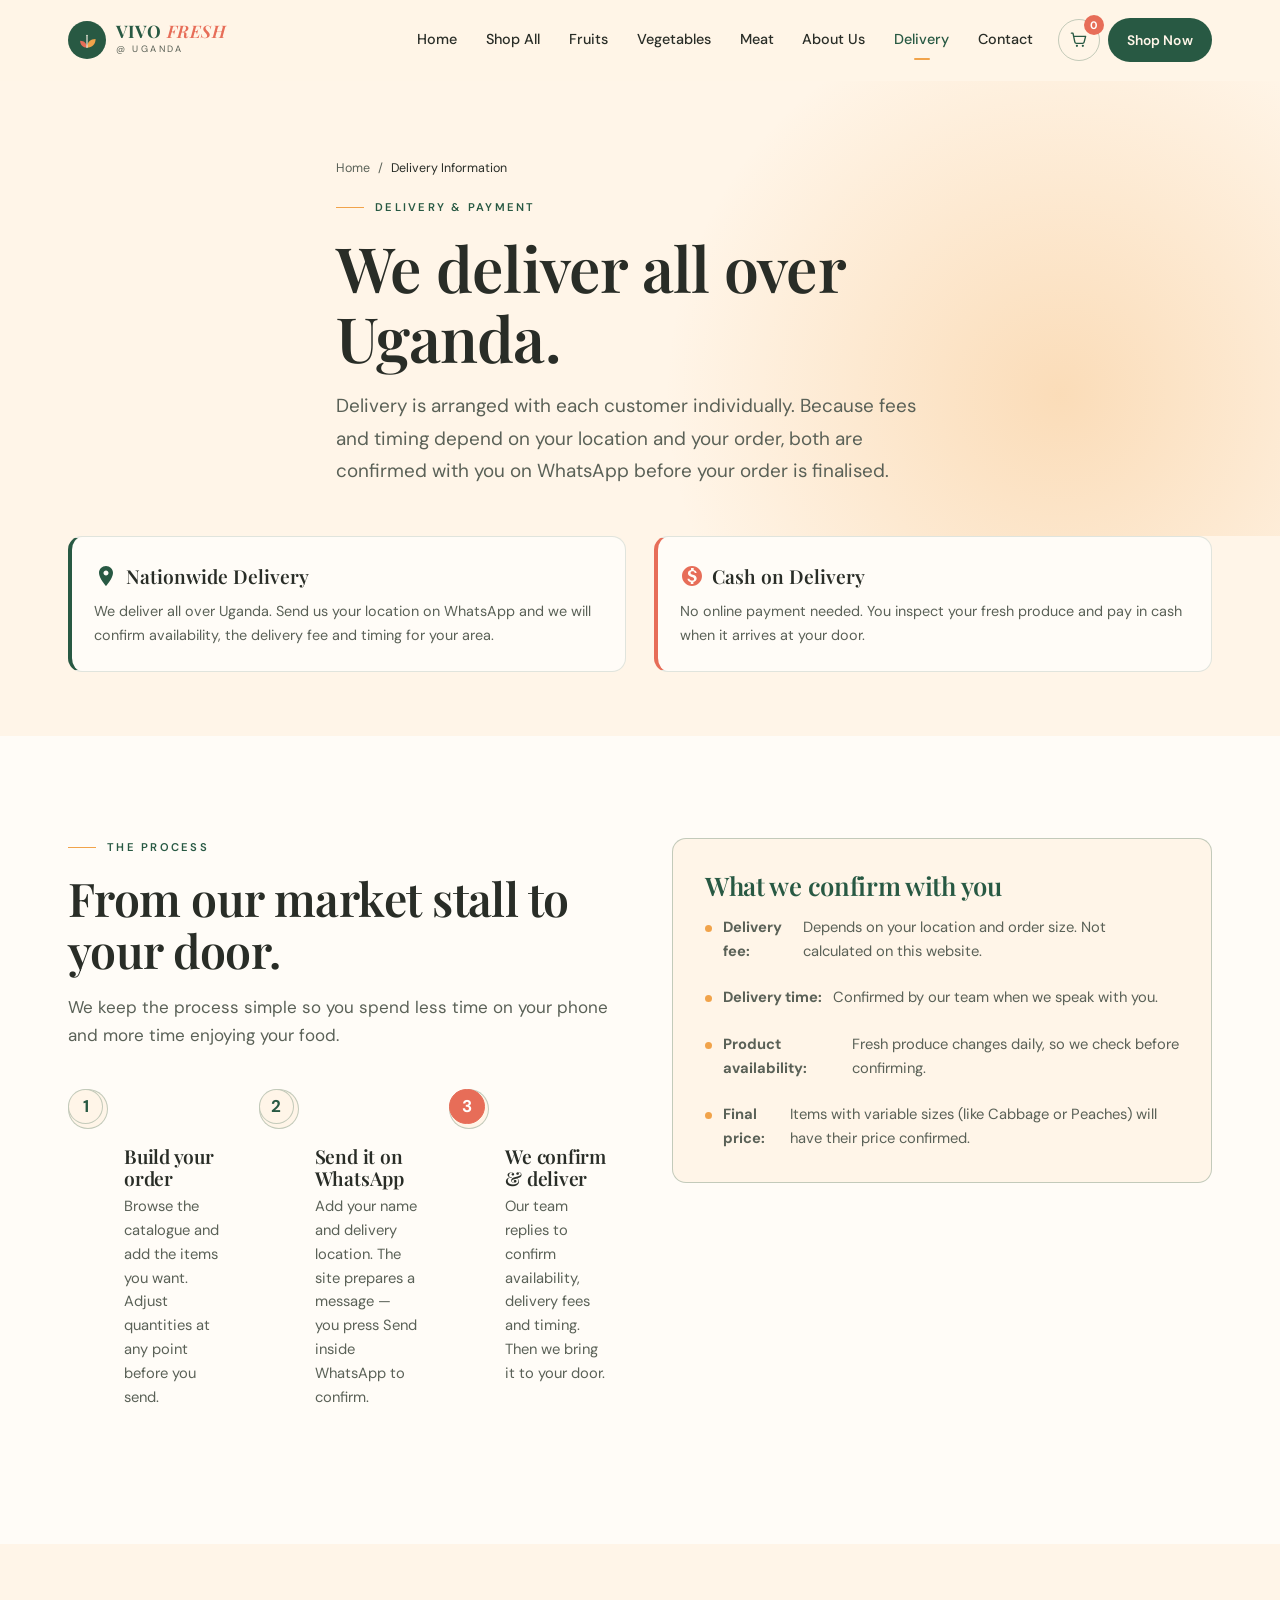
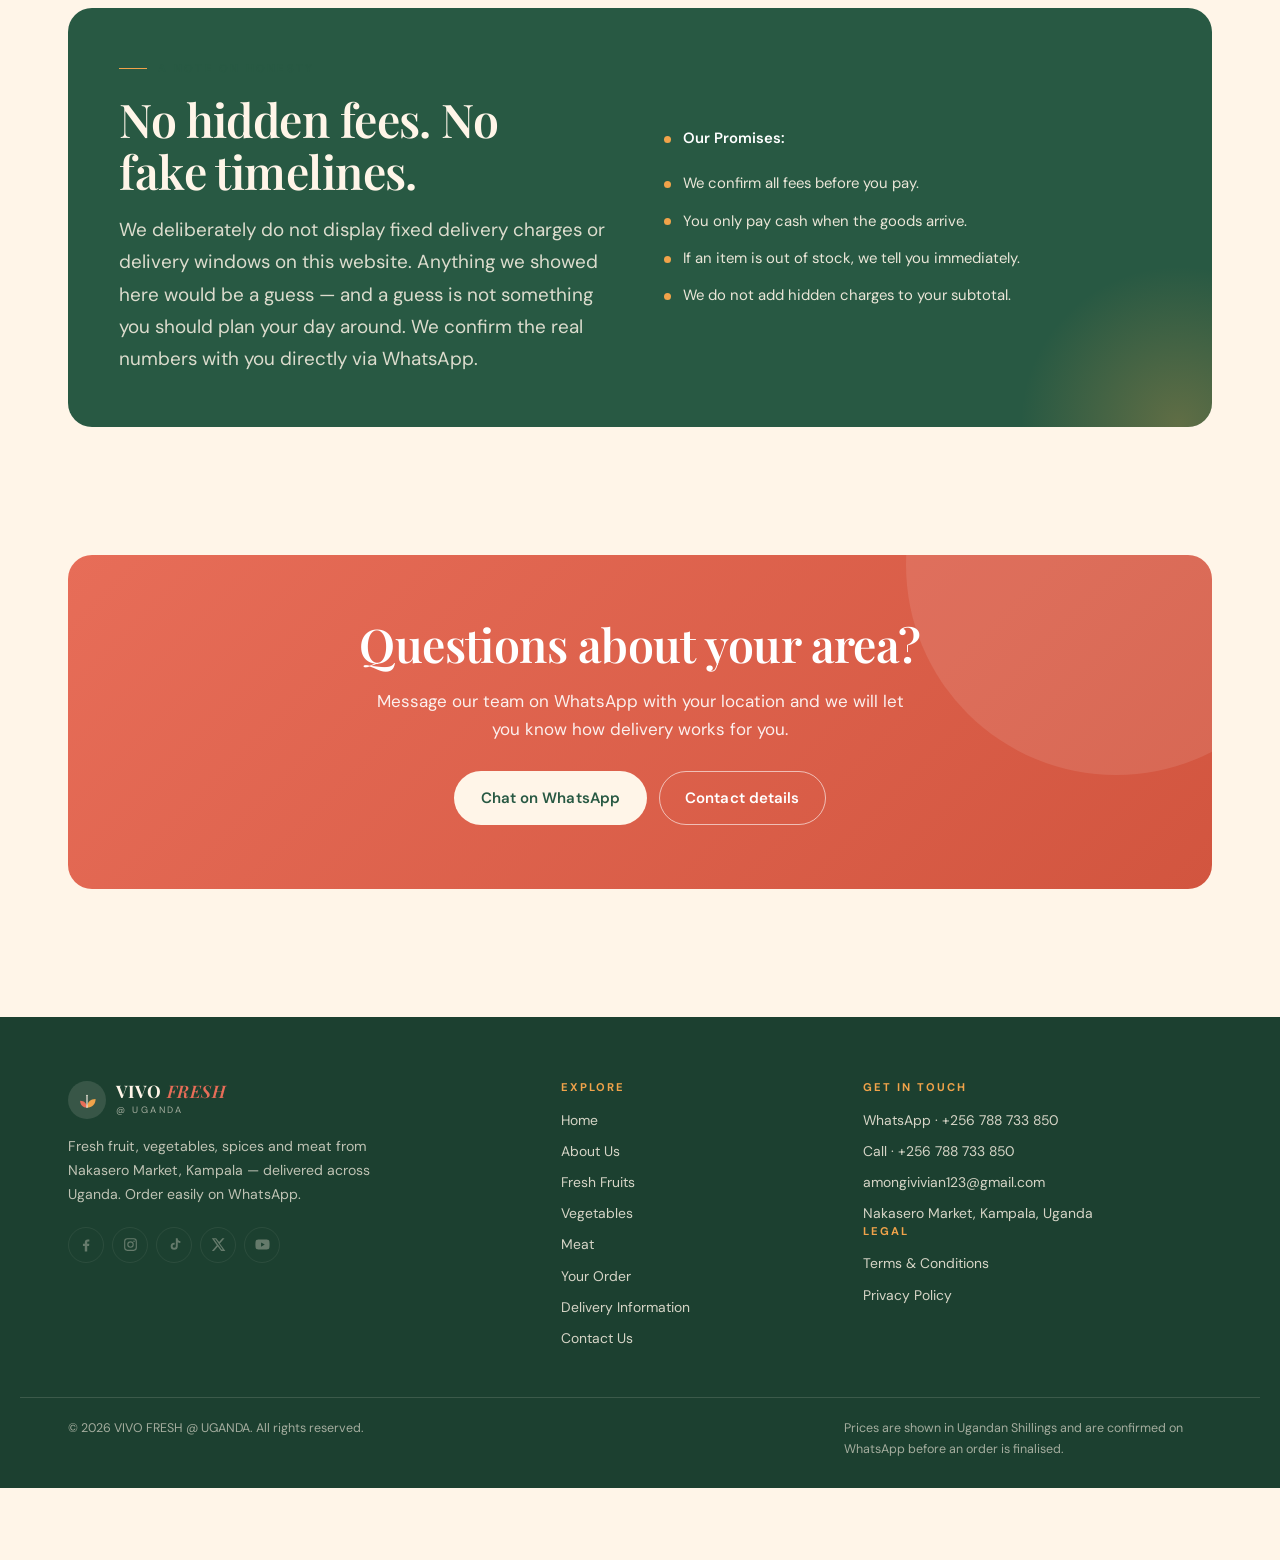
<file: delivery.html>
<!DOCTYPE html>
<html lang="en" class="no-js">

<head>
    <meta charset="utf-8">
    <meta name="viewport" content="width=device-width, initial-scale=1">
    <title>Delivery Information | VIVO FRESH @ UGANDA</title>
    <meta name="description"
        content="VIVO FRESH @ UGANDA delivers fresh fruit, vegetables, spices and meat all over Uganda. Pay cash on delivery. Learn how ordering works.">
    <link rel="canonical" href="https://vivofreshuganda.com/delivery.html">
    <meta name="theme-color" content="#285943">
    <meta property="og:type" content="website">
    <meta property="og:title" content="Delivery Information — VIVO FRESH @ UGANDA">
    <meta property="og:description"
        content="We deliver fresh produce all over Uganda. Confirm delivery fees and timing with us on WhatsApp.">
    <link rel="icon"
        href="data:image/svg+xml,%3Csvg xmlns='http://www.w3.org/2000/svg' viewBox='0 0 64 64'%3E%3Crect width='64' height='64' rx='14' fill='%23285943'/%3E%3Cpath d='M32 48c0-13 9-22 22-22 0 13-9 22-22 22z' fill='%23F1A34A'/%3E%3Cpath d='M32 48c0-9.5-6.5-16-16-16 0 9.5 6.5 16 16 16z' fill='%23E76D58'/%3E%3C/svg%3E">
    <link rel="preconnect" href="https://fonts.googleapis.com">
    <link rel="preconnect" href="https://fonts.gstatic.com" crossorigin>
    <link
        href="https://fonts.googleapis.com/css2?family=DM+Sans:ital,opsz,wght@0,9..40,300;0,9..40,400;0,9..40,500;0,9..40,700;1,9..40,400&family=Playfair+Display:ital,wght@0,400;0,500;0,600;0,700;1,400;1,600&display=swap"
        rel="stylesheet">
    <link rel="stylesheet" href="css/style.css">
    <link rel="stylesheet" href="css/icons.css" />
    <link rel="stylesheet" href="css/responsive.css">
    <link rel="stylesheet" href="css/animations.css">
    <script>document.documentElement.classList.remove('no-js'); document.documentElement.classList.add('js');</script>
</head>

<body>
    <a class="skip-link" href="#main">Skip to content</a>

    <header class="site-header" id="siteHeader">
        <div class="wrap header__inner">
            <a class="brand" href="index.html" aria-label="VIVO FRESH @ UGANDA — Home">
                <span class="brand__mark" aria-hidden="true">
                    <svg viewBox="0 0 32 32" fill="none">
                        <path d="M16 27c0-7.5 5-12.5 12.5-12.5C28.5 22 23.5 27 16 27Z" fill="#F1A34A" />
                        <path d="M16 27c0-6-4-10-10-10 0 6 4 10 10 10Z" fill="#E76D58" />
                        <path d="M16 27V9" stroke="#FFF5E8" stroke-width="1.6" stroke-linecap="round" />
                    </svg>
                </span>
                <span class="brand__text">
                    <span class="brand__name">VIVO <em>FRESH</em></span>
                    <span class="brand__sub">@ Uganda</span>
                </span>
            </a>

            <nav class="nav" id="primaryNav" aria-label="Primary navigation">
                <ul class="nav__list">
                    <li><a class="nav__link" href="index.html">Home</a></li>
                    <li><a class="nav__link" href="shop.html">Shop All</a></li>
                    <li><a class="nav__link" href="products.html">Fruits</a></li>
                    <li><a class="nav__link" href="vegetables.html">Vegetables</a></li>
                    <li><a class="nav__link" href="meat.html">Meat</a></li>
                    <li><a class="nav__link" href="about.html">About Us</a></li>
                    <li><a class="nav__link" href="delivery.html" aria-current="page">Delivery</a></li>
                    <li><a class="nav__link" href="contact.html">Contact</a></li>
                </ul>
                <a class="btn btn--coral nav__cta" href="shop.html">Shop Now</a>
            </nav>

            <div class="header__actions">
                <a class="cart-link" href="cart.html" aria-label="View your order">
                    <svg viewBox="0 0 24 24" fill="none" aria-hidden="true">
                        <path d="M3 4h2l2.4 11.2a2 2 0 0 0 2 1.6h7.7a2 2 0 0 0 2-1.55L21 8H6" stroke="currentColor"
                            stroke-width="1.7" stroke-linecap="round" stroke-linejoin="round" />
                        <circle cx="10" cy="20" r="1.4" fill="currentColor" />
                        <circle cx="17.5" cy="20" r="1.4" fill="currentColor" />
                    </svg>
                    <span class="cart-link__count js-cart-count" data-count="0">0</span>
                </a>
                <a class="btn btn--primary btn--sm header__shop" href="shop.html">Shop Now</a>
                <button class="nav-toggle" id="navToggle" type="button" aria-expanded="false" aria-controls="primaryNav"
                    aria-label="Open menu">
                    <span></span><span></span><span></span>
                </button>
            </div>
        </div>
    </header>

    <main id="main">

        <section class="page-hero">
            <div class="hero__glow" aria-hidden="true"></div>
            <div class="wrap page-hero__inner">
                <nav class="breadcrumb" aria-label="Breadcrumb">
                    <a href="index.html">Home</a> <span aria-hidden="true">/</span> <span aria-current="page">Delivery
                        Information</span>
                </nav>
                <p class="eyebrow">Delivery &amp; Payment</p>
                <h1 class="h1">We deliver all over Uganda.</h1>
                <p class="lede">Delivery is arranged with each customer individually. Because fees and timing depend on
                    your location and your order, both are confirmed with you on WhatsApp before your order is
                    finalised.</p>
            </div>
        </section>

        <!-- HIGHLIGHT BANNER -->
        <section class="section section--tight" style="padding-top:0;">
            <div class="wrap">
                <div class="valuegrid" style="grid-template-columns: repeat(auto-fit, minmax(280px, 1fr));">
                    <article class="value reveal"
                        style="border-left: 4px solid var(--green); background: var(--white);">
                        <span class="value__title"
                            style="display: flex; align-items: center; gap: 0.5rem; font-size: 1.2rem;">
                            <svg viewBox="0 0 24 24" width="24" height="24" fill="none" style="color: var(--green);">
                                <path
                                    d="M12 2C8.13 2 5 5.13 5 9c0 5.25 7 13 7 13s7-7.75 7-13c0-3.87-3.13-7-7-7zm0 9.5c-1.38 0-2.5-1.12-2.5-2.5s1.12-2.5 2.5-2.5 2.5 1.12 2.5 2.5-1.12 2.5-2.5 2.5z"
                                    fill="currentColor" />
                            </svg>
                            Nationwide Delivery
                        </span>
                        <p class="value__text" style="margin-top: 0.5rem;">We deliver all over Uganda. Send us your
                            location on WhatsApp
                            and we will confirm availability, the delivery fee and timing for your area.</p>
                    </article>

                    <article class="value reveal"
                        style="border-left: 4px solid var(--coral); background: var(--white);">
                        <span class="value__title"
                            style="display: flex; align-items: center; gap: 0.5rem; font-size: 1.2rem;">
                            <svg viewBox="0 0 24 24" width="24" height="24" fill="none" style="color: var(--coral);">
                                <path
                                    d="M12 2C6.48 2 2 6.48 2 12s4.48 10 10 10 10-4.48 10-10S17.52 2 12 2zm1.41 16.09V20h-2.67v-1.93c-1.71-.36-3.16-1.46-3.27-3.4h1.96c.1 1.05 1.18 1.91 2.53 1.91 1.28 0 2.14-.73 2.14-1.68 0-1.03-.83-1.55-2.52-2-2.25-.58-3.64-1.56-3.64-3.61 0-1.85 1.4-2.99 3.09-3.3V4h2.67v1.88c1.76.36 2.81 1.51 2.96 3.14h-1.93c-.11-1.03-.89-1.72-2.18-1.72-1.2 0-2.04.65-2.04 1.61 0 .94.8 1.38 2.52 1.83 2.33.61 3.63 1.64 3.63 3.8 0 1.98-1.48 3.13-3.23 3.39z"
                                    fill="currentColor" />
                            </svg>
                            Cash on Delivery
                        </span>
                        <p class="value__text" style="margin-top: 0.5rem;">No online payment needed. You inspect your
                            fresh produce and pay in cash when it arrives at your door.</p>
                    </article>
                </div>
            </div>
        </section>

        <!-- HOW ORDERING WORKS -->
        <section class="section" style="background: var(--white);">
            <div class="wrap split">
                <div class="reveal">
                    <p class="eyebrow">The Process</p>
                    <h2 class="h2">From our market stall to your door.</h2>
                    <p class="body-text" style="margin-top: 1rem;">We keep the process simple so you spend less time on
                        your phone and more time enjoying your food.</p>

                    <div class="steps" style="margin-top:2.5rem;">
                        <div class="step" style="padding-left: 3.5rem; margin-bottom: 2rem;">
                            <span
                                style="position: absolute; left: 0; top: 0; width: 2.2rem; height: 2.2rem; border-radius: 50%; background: var(--cream); color: var(--green); display: grid; place-items: center; font-weight: bold; border: 1px solid var(--line-strong);">1</span>
                            <h3 class="step__title" style="font-size: 1.2rem;">Build your order</h3>
                            <p class="step__text">Browse the catalogue and add the items you want. Adjust quantities at
                                any point before you send.</p>
                        </div>
                        <div class="step" style="padding-left: 3.5rem; margin-bottom: 2rem;">
                            <span
                                style="position: absolute; left: 0; top: 0; width: 2.2rem; height: 2.2rem; border-radius: 50%; background: var(--cream); color: var(--green); display: grid; place-items: center; font-weight: bold; border: 1px solid var(--line-strong);">2</span>
                            <h3 class="step__title" style="font-size: 1.2rem;">Send it on WhatsApp</h3>
                            <p class="step__text">Add your name and delivery location. The site prepares a message — you
                                press Send inside WhatsApp to confirm.</p>
                        </div>
                        <div class="step" style="padding-left: 3.5rem;">
                            <span
                                style="position: absolute; left: 0; top: 0; width: 2.2rem; height: 2.2rem; border-radius: 50%; background: var(--coral); color: #fff; display: grid; place-items: center; font-weight: bold; border: 1px solid var(--coral);">3</span>
                            <h3 class="step__title" style="font-size: 1.2rem;">We confirm &amp; deliver</h3>
                            <p class="step__text">Our team replies to confirm availability, delivery fees and timing.
                                Then we bring it to your door.</p>
                        </div>
                    </div>
                </div>

                <div class="reveal">
                    <div class="statement-card"
                        style="background: var(--cream); border: 1px solid var(--line-strong); padding: 2rem;">
                        <h3 class="h3" style="color: var(--green); margin-bottom: 1rem;">What we confirm with you</h3>
                        <ul class="goal-list">
                            <li style="margin-bottom: 0.75rem;"><strong>Delivery fee:</strong> Depends on your location
                                and order size. Not calculated on this website.</li>
                            <li style="margin-bottom: 0.75rem;"><strong>Delivery time:</strong> Confirmed by our team
                                when we speak with you.</li>
                            <li style="margin-bottom: 0.75rem;"><strong>Product availability:</strong> Fresh produce
                                changes daily, so we check before confirming.</li>
                            <li><strong>Final price:</strong> Items with variable sizes (like Cabbage or Peaches) will
                                have their price confirmed.</li>
                        </ul>
                    </div>
                </div>
            </div>
        </section>

        <!-- HONESTY SECTION -->
        <section class="section section--tight">
            <div class="wrap">
                <div class="delivery-panel reveal">
                    <div>
                        <p class="eyebrow">A note on honesty</p>
                        <h2 class="h2">No hidden fees. No fake timelines.</h2>
                        <p class="lede" style="margin-top:1rem;">We deliberately do not display fixed delivery charges
                            or delivery windows on this website. Anything we showed here would be a guess — and a guess
                            is not something you should plan your day around. We confirm the real numbers with you
                            directly via WhatsApp.</p>
                    </div>
                    <ul class="delivery-panel__list">
                        <li style="color: #fff; font-weight: 600; margin-bottom: 0.5rem;">Our Promises:</li>
                        <li>We confirm all fees before you pay.</li>
                        <li>You only pay cash when the goods arrive.</li>
                        <li>If an item is out of stock, we tell you immediately.</li>
                        <li>We do not add hidden charges to your subtotal.</li>
                    </ul>
                </div>
            </div>
        </section>

        <section class="section section--tight">
            <div class="wrap">
                <div class="cta-banner reveal">
                    <h2 class="h2">Questions about your area?</h2>
                    <p>Message our team on WhatsApp with your location and we will let you know how delivery works for
                        you.</p>
                    <div class="cta-banner__actions">
                        <a class="btn btn--light" href="#" data-wa="general">Chat on WhatsApp</a>
                        <a class="btn btn--ghost" href="contact.html"
                            style="border-color:rgba(255,255,255,.6);color:#fff;">Contact details</a>
                    </div>
                </div>
            </div>
        </section>

    </main>

    <footer class="site-footer">
        <div class="wrap footer__inner">
            <div class="footer__about">
                <a class="brand brand--footer" href="index.html" aria-label="VIVO FRESH @ UGANDA — Home">
                    <span class="brand__mark" aria-hidden="true">
                        <svg viewBox="0 0 32 32" fill="none">
                            <path d="M16 27c0-7.5 5-12.5 12.5-12.5C28.5 22 23.5 27 16 27Z" fill="#F1A34A" />
                            <path d="M16 27c0-6-4-10-10-10 0 6 4 10 10 10Z" fill="#E76D58" />
                            <path d="M16 27V9" stroke="#FFF5E8" stroke-width="1.6" stroke-linecap="round" />
                        </svg>
                    </span>
                    <span class="brand__text">
                        <span class="brand__name">VIVO <em>FRESH</em></span>
                        <span class="brand__sub">@ Uganda</span>
                    </span>
                </a>
                <p>Fresh fruit, vegetables, spices and meat from Nakasero Market, Kampala — delivered across Uganda.
                    Order easily on WhatsApp.</p>
                <div class="footer__social" data-social-list aria-label="Social media"></div>
            </div>

            <nav class="footer__col" aria-label="Footer navigation">
                <h3>Explore</h3>
                <ul>
                    <li><a href="index.html">Home</a></li>
                    <li><a href="about.html">About Us</a></li>
                    <li><a href="products.html">Fresh Fruits</a></li>
                    <li><a href="vegetables.html">Vegetables</a></li>
                    <li><a href="meat.html">Meat</a></li>
                    <li><a href="cart.html">Your Order</a></li>
                    <li><a href="delivery.html">Delivery Information</a></li>
                    <li><a href="contact.html">Contact Us</a></li>
                </ul>
            </nav>

            <div class="footer__col">
                <h3>Get in touch</h3>
                <ul>
                    <li><a href="https://wa.me/256788733850" target="_blank" rel="noopener noreferrer">WhatsApp · +256
                            788 733
                            850</a></li>
                    <li><a href="tel:+256788733850">Call · +256 788 733 850</a></li>
                    <li><a href="mailto:amongivivian123@gmail.com">amongivivian123@gmail.com</a></li>
                    <li>Nakasero Market, Kampala, Uganda</li>
                </ul>
                <h3>Legal</h3>
                <ul>
                    <li><a href="legal/terms.html">Terms &amp; Conditions</a></li>
                    <li><a href="legal/privacy.html">Privacy Policy</a></li>
                </ul>
            </div>
        </div>

        <div class="wrap footer__base">
            <p>© <span class="js-year">2026</span> VIVO FRESH @ UGANDA. All rights reserved.</p>
            <p class="footer__note">Prices are shown in Ugandan Shillings and are confirmed on WhatsApp before an order
                is finalised.</p>
        </div>
    </footer>

    <script src="js/config.js"></script>
    <script src="js/data/fruits.js"></script>
    <script src="js/data/vegetables.js"></script>
    <script src="js/data/meat.js"></script>
    <script src="js/whatsapp.js"></script>
    <script src="js/cart.js"></script>
    <script src="js/order-form.js"></script>
    <script src="js/main.js"></script>
</body>

</html>
</file>
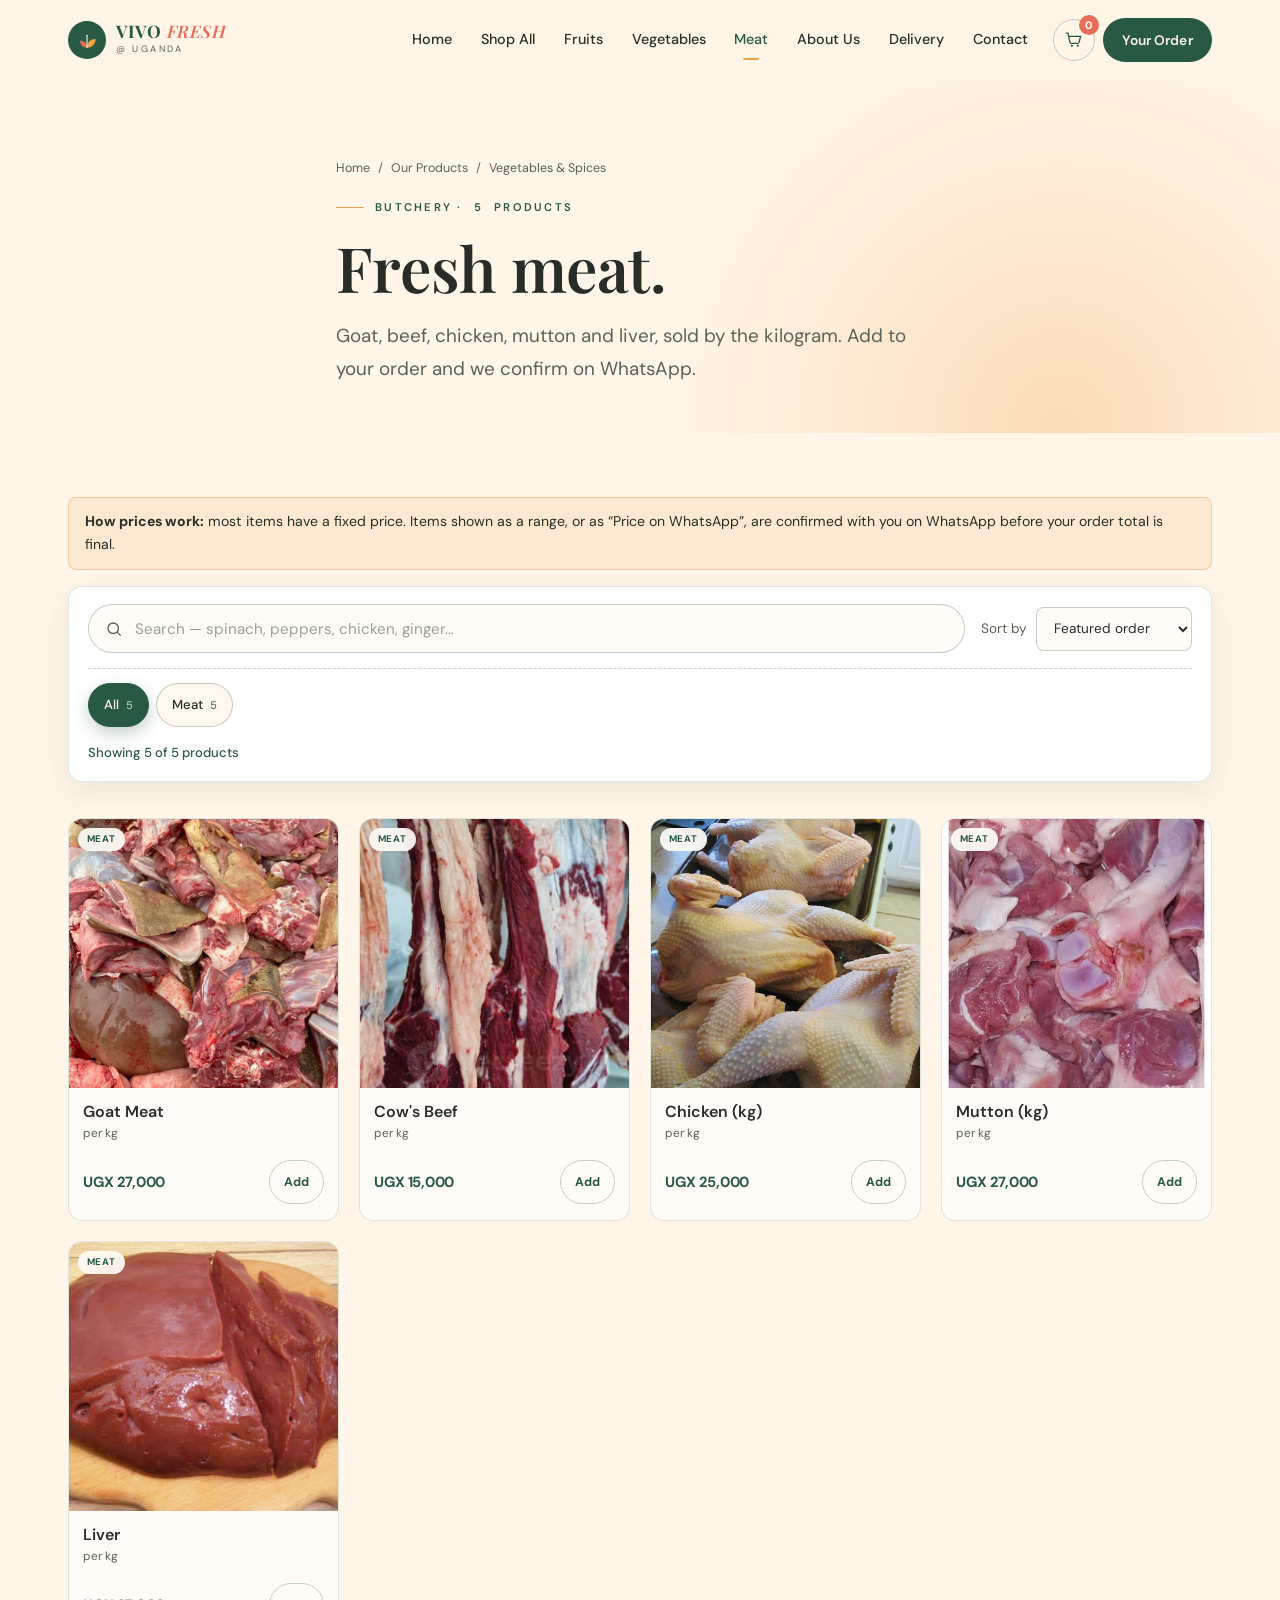
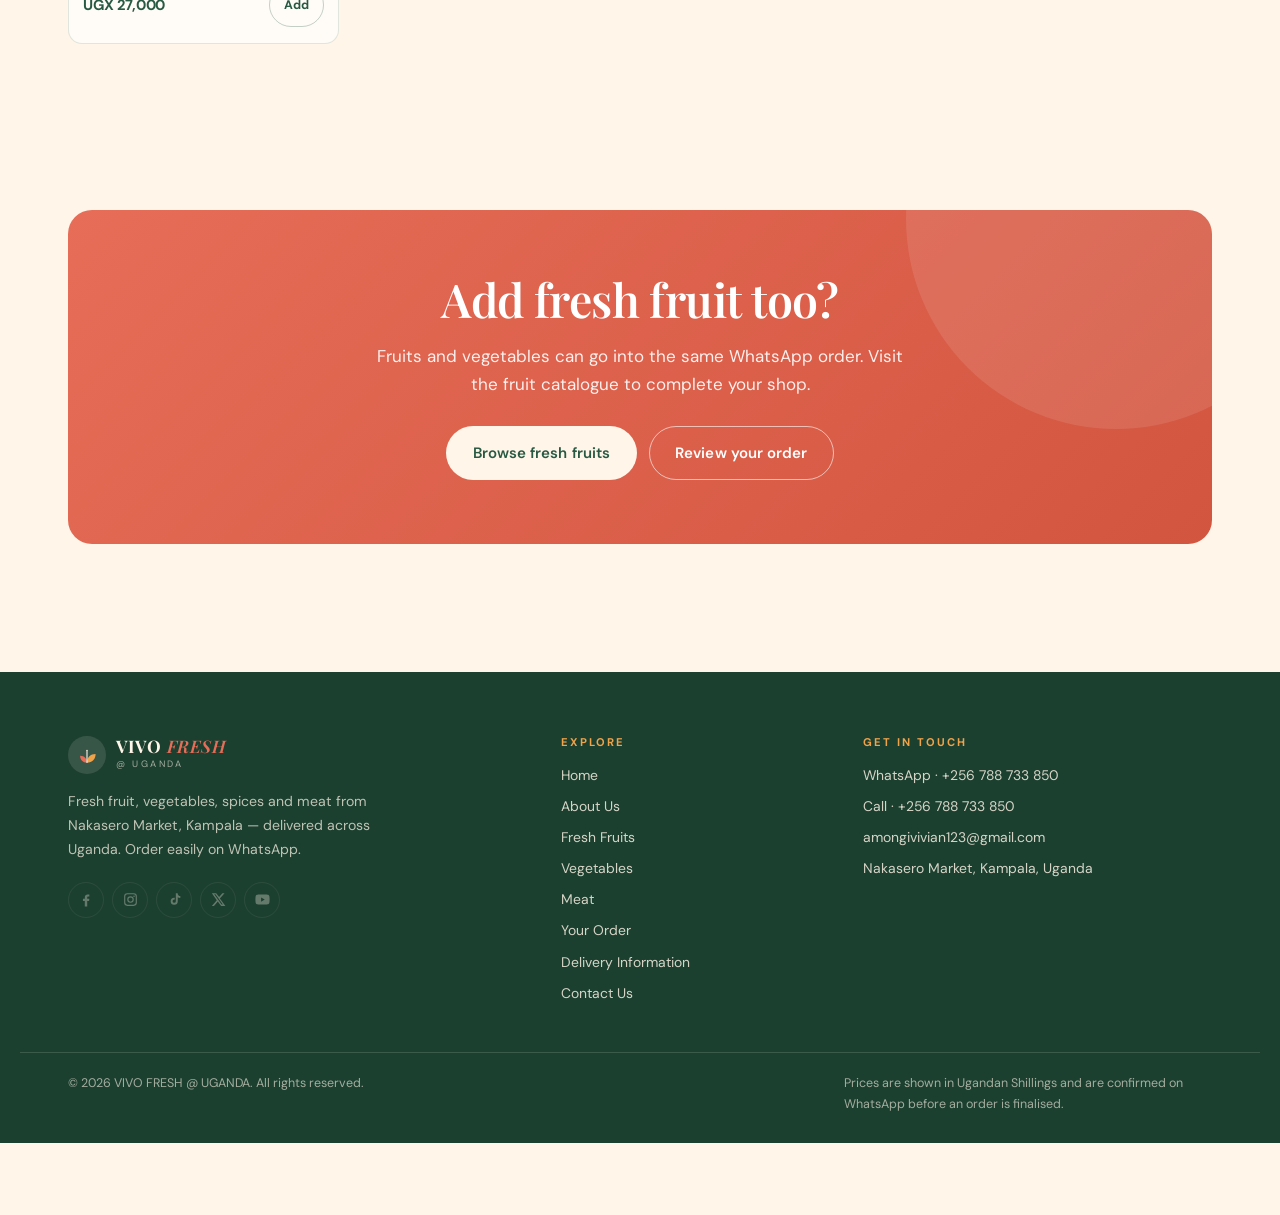
<file: meat.html>
<!DOCTYPE html>
<html lang="en" class="no-js">

<head>
    <meta charset="utf-8">
    <meta name="viewport" content="width=device-width, initial-scale=1">
    <title>Fresh Meat — Goat, Beef, Chicken, Mutton &amp; Liver | VIVO FRESH @ UGANDA</title>
    <meta name="description"
        content="Fresh goat meat, beef, chicken, mutton and liver from VIVO FRESH @ UGANDA, sold by the kilogram. Prices in UGX. Order on WhatsApp.">
    <link rel="canonical" href="https://vivofreshuganda.com/meat.html">
    <meta name="theme-color" content="#285943">

    <meta property="og:type" content="website">
    <meta property="og:site_name" content="VIVO FRESH @ UGANDA">
    <meta property="og:title" content="Fresh Meat — VIVO FRESH @ UGANDA">
    <meta property="og:description" content="Fresh meat by the kilogram. Order on WhatsApp.">
    <meta property="og:url" content="https://vivofreshuganda.com/meat.html">
    <meta name="twitter:card" content="summary_large_image">

    <link rel="icon"
        href="data:image/svg+xml,%3Csvg xmlns='http://www.w3.org/2000/svg' viewBox='0 0 64 64'%3E%3Crect width='64' height='64' rx='14' fill='%23285943'/%3E%3Cpath d='M32 48c0-13 9-22 22-22 0 13-9 22-22 22z' fill='%23F1A34A'/%3E%3Cpath d='M32 48c0-9.5-6.5-16-16-16 0 9.5 6.5 16 16 16z' fill='%23E76D58'/%3E%3C/svg%3E">

    <link rel="preconnect" href="https://fonts.googleapis.com">
    <link rel="preconnect" href="https://fonts.gstatic.com" crossorigin>
    <link
        href="https://fonts.googleapis.com/css2?family=DM+Sans:ital,opsz,wght@0,9..40,300;0,9..40,400;0,9..40,500;0,9..40,700;1,9..40,400&family=Playfair+Display:ital,wght@0,400;0,500;0,600;0,700;1,400;1,600&display=swap"
        rel="stylesheet">

    <link rel="stylesheet" href="css/style.css">
    <link rel="stylesheet" href="css/icons.css" />
    <link rel="stylesheet" href="css/responsive.css">
    <link rel="stylesheet" href="css/animations.css">
    <script>document.documentElement.classList.remove('no-js'); document.documentElement.classList.add('js');</script>
</head>

<body data-scope="meat">
    <a class="skip-link" href="#main">Skip to content</a>

    <header class="site-header" id="siteHeader">
        <div class="wrap header__inner">
            <a class="brand" href="index.html" aria-label="VIVO FRESH @ UGANDA — Home">
                <span class="brand__mark" aria-hidden="true">
                    <svg viewBox="0 0 32 32" fill="none">
                        <path d="M16 27c0-7.5 5-12.5 12.5-12.5C28.5 22 23.5 27 16 27Z" fill="#F1A34A" />
                        <path d="M16 27c0-6-4-10-10-10 0 6 4 10 10 10Z" fill="#E76D58" />
                        <path d="M16 27V9" stroke="#FFF5E8" stroke-width="1.6" stroke-linecap="round" />
                    </svg>
                </span>
                <span class="brand__text">
                    <span class="brand__name">VIVO <em>FRESH</em></span>
                    <span class="brand__sub">@ Uganda</span>
                </span>
            </a>

            <nav class="nav" id="primaryNav" aria-label="Primary navigation">
                <ul class="nav__list">
                    <li><a class="nav__link" href="index.html">Home</a></li>
                    <li><a class="nav__link" href="shop.html">Shop All</a></li>
                    <li><a class="nav__link" href="products.html">Fruits</a></li>
                    <li><a class="nav__link" href="vegetables.html">Vegetables</a></li>
                    <li><a class="nav__link" href="meat.html" aria-current="page">Meat</a></li>
                    <li><a class="nav__link" href="about.html">About Us</a></li>
                    <li><a class="nav__link" href="delivery.html">Delivery</a></li>
                    <li><a class="nav__link" href="contact.html">Contact</a></li>
                </ul>
                <a class="btn btn--coral nav__cta" href="shop.html">Shop Now</a>
            </nav>

            <div class="header__actions">
                <a class="cart-link" href="cart.html" aria-label="View your order">
                    <svg viewBox="0 0 24 24" fill="none" aria-hidden="true">
                        <path d="M3 4h2l2.4 11.2a2 2 0 0 0 2 1.6h7.7a2 2 0 0 0 2-1.55L21 8H6" stroke="currentColor"
                            stroke-width="1.7" stroke-linecap="round" stroke-linejoin="round" />
                        <circle cx="10" cy="20" r="1.4" fill="currentColor" />
                        <circle cx="17.5" cy="20" r="1.4" fill="currentColor" />
                    </svg>
                    <span class="cart-link__count js-cart-count" data-count="0">0</span>
                </a>
                <a class="btn btn--primary btn--sm header__shop" href="cart.html">Your Order</a>
                <button class="nav-toggle" id="navToggle" type="button" aria-expanded="false" aria-controls="primaryNav"
                    aria-label="Open menu">
                    <span></span><span></span><span></span>
                </button>
            </div>
        </div>
    </header>

    <main id="main">

        <section class="page-hero">
            <div class="hero__glow" aria-hidden="true"></div>
            <div class="wrap page-hero__inner">
                <nav class="breadcrumb" aria-label="Breadcrumb">
                    <a href="index.html">Home</a> <span aria-hidden="true">/</span>
                    <a href="products.html">Our Products</a> <span aria-hidden="true">/</span>
                    <span>Vegetables &amp; Spices</span>
                </nav>
                <p class="eyebrow">Butchery · <span data-catalog-count="meat">5</span> products</p>
                <h1 class="h1">Fresh meat.</h1>
                <p class="lede">Goat, beef, chicken, mutton and liver, sold by the kilogram. Add to your order and we
                    confirm on WhatsApp.</p>
            </div>
        </section>

        <!-- ====== CROSS-LINK TO FRUITS ====== -->
        <section class="section section--tight" style="padding-top:0;">
            <div class="wrap">
            </div>
        </section>

        <section class="section" style="padding-top:0;">
            <div class="wrap">
                <p class="pricenote"><strong>How prices work:</strong> most items have a fixed price. Items shown as a
                    range, or as
                    &ldquo;Price on WhatsApp&rdquo;, are confirmed with you on WhatsApp before your order total is
                    final.</p>
                <div class="toolbar">
                    <div class="toolbar__search">
                        <svg viewBox="0 0 24 24" fill="none" aria-hidden="true">
                            <circle cx="11" cy="11" r="7" stroke="currentColor" stroke-width="1.8" />
                            <path d="m16.5 16.5 4 4" stroke="currentColor" stroke-width="1.8" stroke-linecap="round" />
                        </svg>
                        <input type="search" id="productSearch"
                            placeholder="Search — spinach, peppers, chicken, ginger…" aria-label="Search products"
                            autocomplete="off">
                        <button type="button" class="toolbar__clear" id="clearSearch" hidden
                            aria-label="Clear search">&times;</button>
                    </div>
                    <div class="chips" id="categoryChips" role="group" aria-label="Filter by category"></div>
                    <p class="toolbar__count" id="resultCount" aria-live="polite"></p>
                </div>

                <div class="pgrid" id="productGrid"></div>

                <div class="empty-state" id="emptyState" hidden>
                    <h3>No products match that search</h3>
                    <p>Try a different word, or clear the filters to see all <span data-catalog-count="meat">5</span>
                        products.</p>
                    <button type="button" class="btn btn--ghost"
                        onclick="document.getElementById('clearSearch').click();document.querySelector('.chip[data-cat=\'All\']').click();">Show
                        all products</button>
                </div>
            </div>
        </section>

        <section class="section section--tight">
            <div class="wrap">
                <div class="cta-banner reveal">
                    <h2 class="h2">Add fresh fruit too?</h2>
                    <p>Fruits and vegetables can go into the same WhatsApp order. Visit the fruit catalogue to complete
                        your shop.</p>
                    <div class="cta-banner__actions">
                        <a class="btn btn--light" href="products.html">Browse fresh fruits</a>
                        <a class="btn btn--ghost" href="cart.html"
                            style="border-color:rgba(255,255,255,.6);color:#fff;">Review your order</a>
                    </div>
                </div>
            </div>
        </section>

    </main>

    <footer class="site-footer">
        <div class="wrap footer__inner">
            <div class="footer__about">
                <a class="brand brand--footer" href="index.html" aria-label="VIVO FRESH @ UGANDA — Home">
                    <span class="brand__mark" aria-hidden="true">
                        <svg viewBox="0 0 32 32" fill="none">
                            <path d="M16 27c0-7.5 5-12.5 12.5-12.5C28.5 22 23.5 27 16 27Z" fill="#F1A34A" />
                            <path d="M16 27c0-6-4-10-10-10 0 6 4 10 10 10Z" fill="#E76D58" />
                            <path d="M16 27V9" stroke="#FFF5E8" stroke-width="1.6" stroke-linecap="round" />
                        </svg>
                    </span>
                    <span class="brand__text">
                        <span class="brand__name">VIVO <em>FRESH</em></span>
                        <span class="brand__sub">@ Uganda</span>
                    </span>
                </a>
                <p>Fresh fruit, vegetables, spices and meat from Nakasero Market, Kampala — delivered across Uganda.
                    Order easily on WhatsApp.</p>
                <div class="footer__social" data-social-list aria-label="Social media"></div>
            </div>

            <nav class="footer__col" aria-label="Footer navigation">
                <h3>Explore</h3>
                <ul>
                    <li><a href="index.html">Home</a></li>
                    <li><a href="about.html">About Us</a></li>
                    <li><a href="products.html">Fresh Fruits</a></li>
                    <li><a href="vegetables.html">Vegetables</a></li>
                    <li><a href="meat.html">Meat</a></li>
                    <li><a href="cart.html">Your Order</a></li>
                    <li><a href="delivery.html">Delivery Information</a></li>
                    <li><a href="contact.html">Contact Us</a></li>
                </ul>
            </nav>

            <div class="footer__col">
                <h3>Get in touch</h3>
                <ul>
                    <li><a href="https://wa.me/256788733850" target="_blank" rel="noopener noreferrer">WhatsApp · +256
                            788 733
                            850</a></li>
                    <li><a href="tel:+256788733850">Call · +256 788 733 850</a></li>
                    <li><a href="mailto:amongivivian123@gmail.com">amongivivian123@gmail.com</a></li>
                    <li>Nakasero Market, Kampala, Uganda</li>
                </ul>
            </div>
        </div>

        <div class="wrap footer__base">
            <p>© <span class="js-year">2025</span> VIVO FRESH @ UGANDA. All rights reserved.</p>
            <p class="footer__note">Prices are shown in Ugandan Shillings and are confirmed on WhatsApp before an order
                is finalised.</p>
        </div>
    </footer>

    <script src="js/config.js"></script>
    <script src="js/data/fruits.js"></script>
    <script src="js/data/vegetables.js"></script>
    <script src="js/data/meat.js"></script>
    <script src="js/main.js"></script>
    <script src="js/whatsapp.js"></script>
    <script src="js/cart.js"></script>
    <script src="js/products.js"></script>
</body>

</html>
</file>
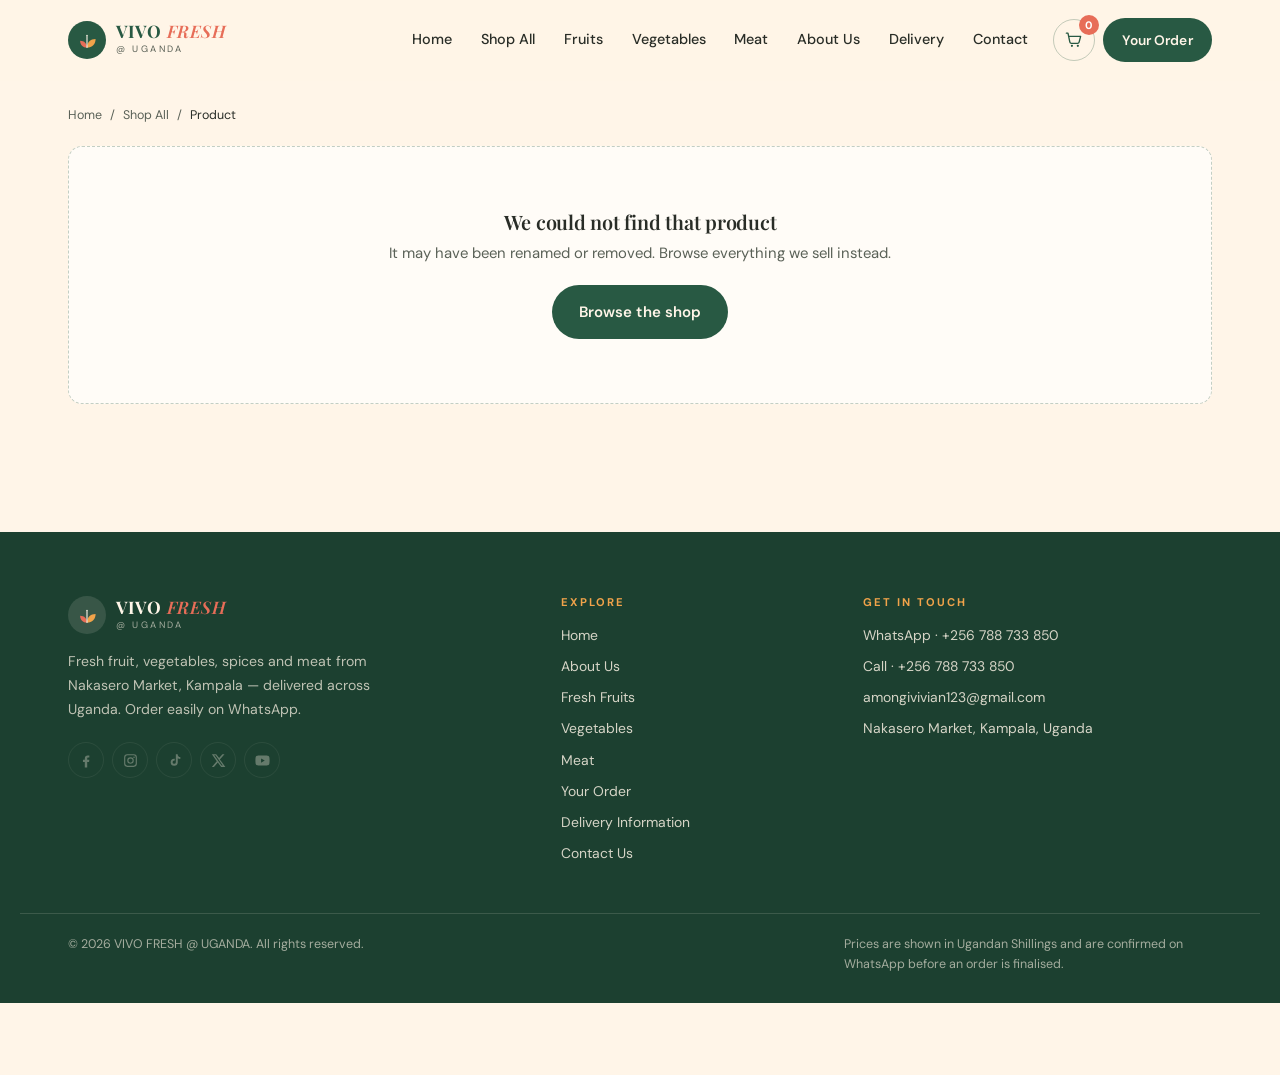
<file: product.html>
<!DOCTYPE html>
<html lang="en" class="no-js">

<head>
    <meta charset="utf-8">
    <meta name="viewport" content="width=device-width, initial-scale=1">
    <title>Product details | VIVO FRESH @ UGANDA</title>
    <meta name="description"
        content="Fresh produce from Nakasero Market, Kampala. See the details and add it to your order on WhatsApp.">
    <link rel="canonical" href="https://vivofreshuganda.com/product.html" id="canonicalLink">
    <meta name="theme-color" content="#285943">

    <meta property="og:type" content="website">
    <meta property="og:site_name" content="VIVO FRESH @ UGANDA">
    <meta property="og:title" content="Product — VIVO FRESH @ UGANDA">
    <meta property="og:description" content="Fresh produce from Nakasero Market. Order on WhatsApp.">
    <meta property="og:url" content="https://vivofreshuganda.com/product.html">
    <meta name="twitter:card" content="summary_large_image">

    <link rel="icon"
        href="data:image/svg+xml,%3Csvg xmlns='http://www.w3.org/2000/svg' viewBox='0 0 64 64'%3E%3Crect width='64' height='64' rx='14' fill='%23285943'/%3E%3Cpath d='M32 48c0-13 9-22 22-22 0 13-9 22-22 22z' fill='%23F1A34A'/%3E%3Cpath d='M32 48c0-9.5-6.5-16-16-16 0 9.5 6.5 16 16 16z' fill='%23E76D58'/%3E%3C/svg%3E">

    <link rel="preconnect" href="https://fonts.googleapis.com">
    <link rel="preconnect" href="https://fonts.gstatic.com" crossorigin>
    <link
        href="https://fonts.googleapis.com/css2?family=DM+Sans:ital,opsz,wght@0,9..40,300;0,9..40,400;0,9..40,500;0,9..40,700;1,9..40,400&family=Playfair+Display:ital,wght@0,400;0,500;0,600;0,700;1,400;1,600&display=swap"
        rel="stylesheet">

    <link rel="stylesheet" href="css/style.css">
    <link rel="stylesheet" href="css/icons.css" />
    <link rel="stylesheet" href="css/responsive.css">
    <link rel="stylesheet" href="css/animations.css">
    <script>document.documentElement.classList.remove('no-js'); document.documentElement.classList.add('js');</script>
</head>

<body>
    <a class="skip-link" href="#main">Skip to content</a>

    <header class="site-header" id="siteHeader">
        <div class="wrap header__inner">
            <a class="brand" href="index.html" aria-label="VIVO FRESH @ UGANDA — Home">
                <span class="brand__mark" aria-hidden="true">
                    <svg viewBox="0 0 32 32" fill="none">
                        <path d="M16 27c0-7.5 5-12.5 12.5-12.5C28.5 22 23.5 27 16 27Z" fill="#F1A34A" />
                        <path d="M16 27c0-6-4-10-10-10 0 6 4 10 10 10Z" fill="#E76D58" />
                        <path d="M16 27V9" stroke="#FFF5E8" stroke-width="1.6" stroke-linecap="round" />
                    </svg>
                </span>
                <span class="brand__text">
                    <span class="brand__name">VIVO <em>FRESH</em></span>
                    <span class="brand__sub">@ Uganda</span>
                </span>
            </a>

            <nav class="nav" id="primaryNav" aria-label="Primary navigation">
                <ul class="nav__list">
                    <li><a class="nav__link" href="index.html">Home</a></li>
                    <li><a class="nav__link" href="shop.html">Shop All</a></li>
                    <li><a class="nav__link" href="products.html">Fruits</a></li>
                    <li><a class="nav__link" href="vegetables.html">Vegetables</a></li>
                    <li><a class="nav__link" href="meat.html">Meat</a></li>
                    <li><a class="nav__link" href="about.html">About Us</a></li>
                    <li><a class="nav__link" href="delivery.html">Delivery</a></li>
                    <li><a class="nav__link" href="contact.html">Contact</a></li>
                </ul>
                <a class="btn btn--coral nav__cta" href="shop.html">Shop Now</a>
            </nav>

            <div class="header__actions">
                <a class="cart-link" href="cart.html" aria-label="View your order">
                    <svg viewBox="0 0 24 24" fill="none" aria-hidden="true">
                        <path d="M3 4h2l2.4 11.2a2 2 0 0 0 2 1.6h7.7a2 2 0 0 0 2-1.55L21 8H6" stroke="currentColor"
                            stroke-width="1.7" stroke-linecap="round" stroke-linejoin="round" />
                        <circle cx="10" cy="20" r="1.4" fill="currentColor" />
                        <circle cx="17.5" cy="20" r="1.4" fill="currentColor" />
                    </svg>
                    <span class="cart-link__count js-cart-count" data-count="0">0</span>
                </a>
                <a class="btn btn--primary btn--sm header__shop" href="cart.html">Your Order</a>
                <button class="nav-toggle" id="navToggle" type="button" aria-expanded="false" aria-controls="primaryNav"
                    aria-label="Open menu">
                    <span></span><span></span><span></span>
                </button>
            </div>
        </div>
    </header>

    <main id="main">
        <section class="section section--tight" style="padding-top: 1.5rem">
            <div class="wrap">
                <nav class="breadcrumb" aria-label="Breadcrumb" id="pdCrumbs">
                    <a href="index.html">Home</a> <span aria-hidden="true">/</span>
                    <a href="shop.html">Shop All</a> <span aria-hidden="true">/</span>
                    <span aria-current="page">Product</span>
                </nav>
                <div id="productDetail" aria-live="polite">
                    <p class="lede">Loading product…</p>
                </div>
                <noscript>
                    <p class="lede">Please enable JavaScript to see product details, or <a href="shop.html">browse the
                            shop</a>.</p>
                </noscript>
            </div>
        </section>
        <section class="section section--cream" id="alsoSection" hidden>
            <div class="wrap">
                <header class="section__head">
                    <div>
                        <p class="eyebrow">Pair it with</p>
                        <h2 class="h2">You may also like <i class="bi bi-basket2-fill title-icon" aria-hidden="true"></i></h2>
                    </div>
                </header>
                <div class="pgrid" id="alsoGrid"></div>
            </div>
        </section>
    </main>

    <footer class="site-footer">
        <div class="wrap footer__inner">
            <div class="footer__about">
                <a class="brand brand--footer" href="index.html" aria-label="VIVO FRESH @ UGANDA — Home">
                    <span class="brand__mark" aria-hidden="true">
                        <svg viewBox="0 0 32 32" fill="none">
                            <path d="M16 27c0-7.5 5-12.5 12.5-12.5C28.5 22 23.5 27 16 27Z" fill="#F1A34A" />
                            <path d="M16 27c0-6-4-10-10-10 0 6 4 10 10 10Z" fill="#E76D58" />
                            <path d="M16 27V9" stroke="#FFF5E8" stroke-width="1.6" stroke-linecap="round" />
                        </svg>
                    </span>
                    <span class="brand__text">
                        <span class="brand__name">VIVO <em>FRESH</em></span>
                        <span class="brand__sub">@ Uganda</span>
                    </span>
                </a>
                <p>Fresh fruit, vegetables, spices and meat from Nakasero Market, Kampala — delivered across Uganda.
                    Order easily on WhatsApp.</p>
                <div class="footer__social" data-social-list aria-label="Social media"></div>
            </div>

            <nav class="footer__col" aria-label="Footer navigation">
                <h3>Explore</h3>
                <ul>
                    <li><a href="index.html">Home</a></li>
                    <li><a href="about.html">About Us</a></li>
                    <li><a href="products.html">Fresh Fruits</a></li>
                    <li><a href="vegetables.html">Vegetables</a></li>
                    <li><a href="meat.html">Meat</a></li>
                    <li><a href="cart.html">Your Order</a></li>
                    <li><a href="delivery.html">Delivery Information</a></li>
                    <li><a href="contact.html">Contact Us</a></li>
                </ul>
            </nav>

            <div class="footer__col">
                <h3>Get in touch</h3>
                <ul>
                    <li><a href="https://wa.me/256788733850" target="_blank" rel="noopener noreferrer">WhatsApp · +256
                            788 733
                            850</a></li>
                    <li><a href="tel:+256788733850">Call · +256 788 733 850</a></li>
                    <li><a href="mailto:amongivivian123@gmail.com">amongivivian123@gmail.com</a></li>
                    <li>Nakasero Market, Kampala, Uganda</li>
                </ul>
            </div>
        </div>

        <div class="wrap footer__base">
            <p>© <span class="js-year">2025</span> VIVO FRESH @ UGANDA. All rights reserved.</p>
            <p class="footer__note">Prices are shown in Ugandan Shillings and are confirmed on WhatsApp before an order
                is finalised.</p>
        </div>
    </footer>

    <script src="js/config.js"></script>
    <script src="js/data/fruits.js"></script>
    <script src="js/data/vegetables.js"></script>
    <script src="js/data/meat.js"></script>
    <script src="js/main.js"></script>
    <script src="js/whatsapp.js"></script>
    <script src="js/cart.js"></script>
    <script src="js/products.js"></script>
    <script src="js/product-detail.js"></script>
</body>

</html>
</file>
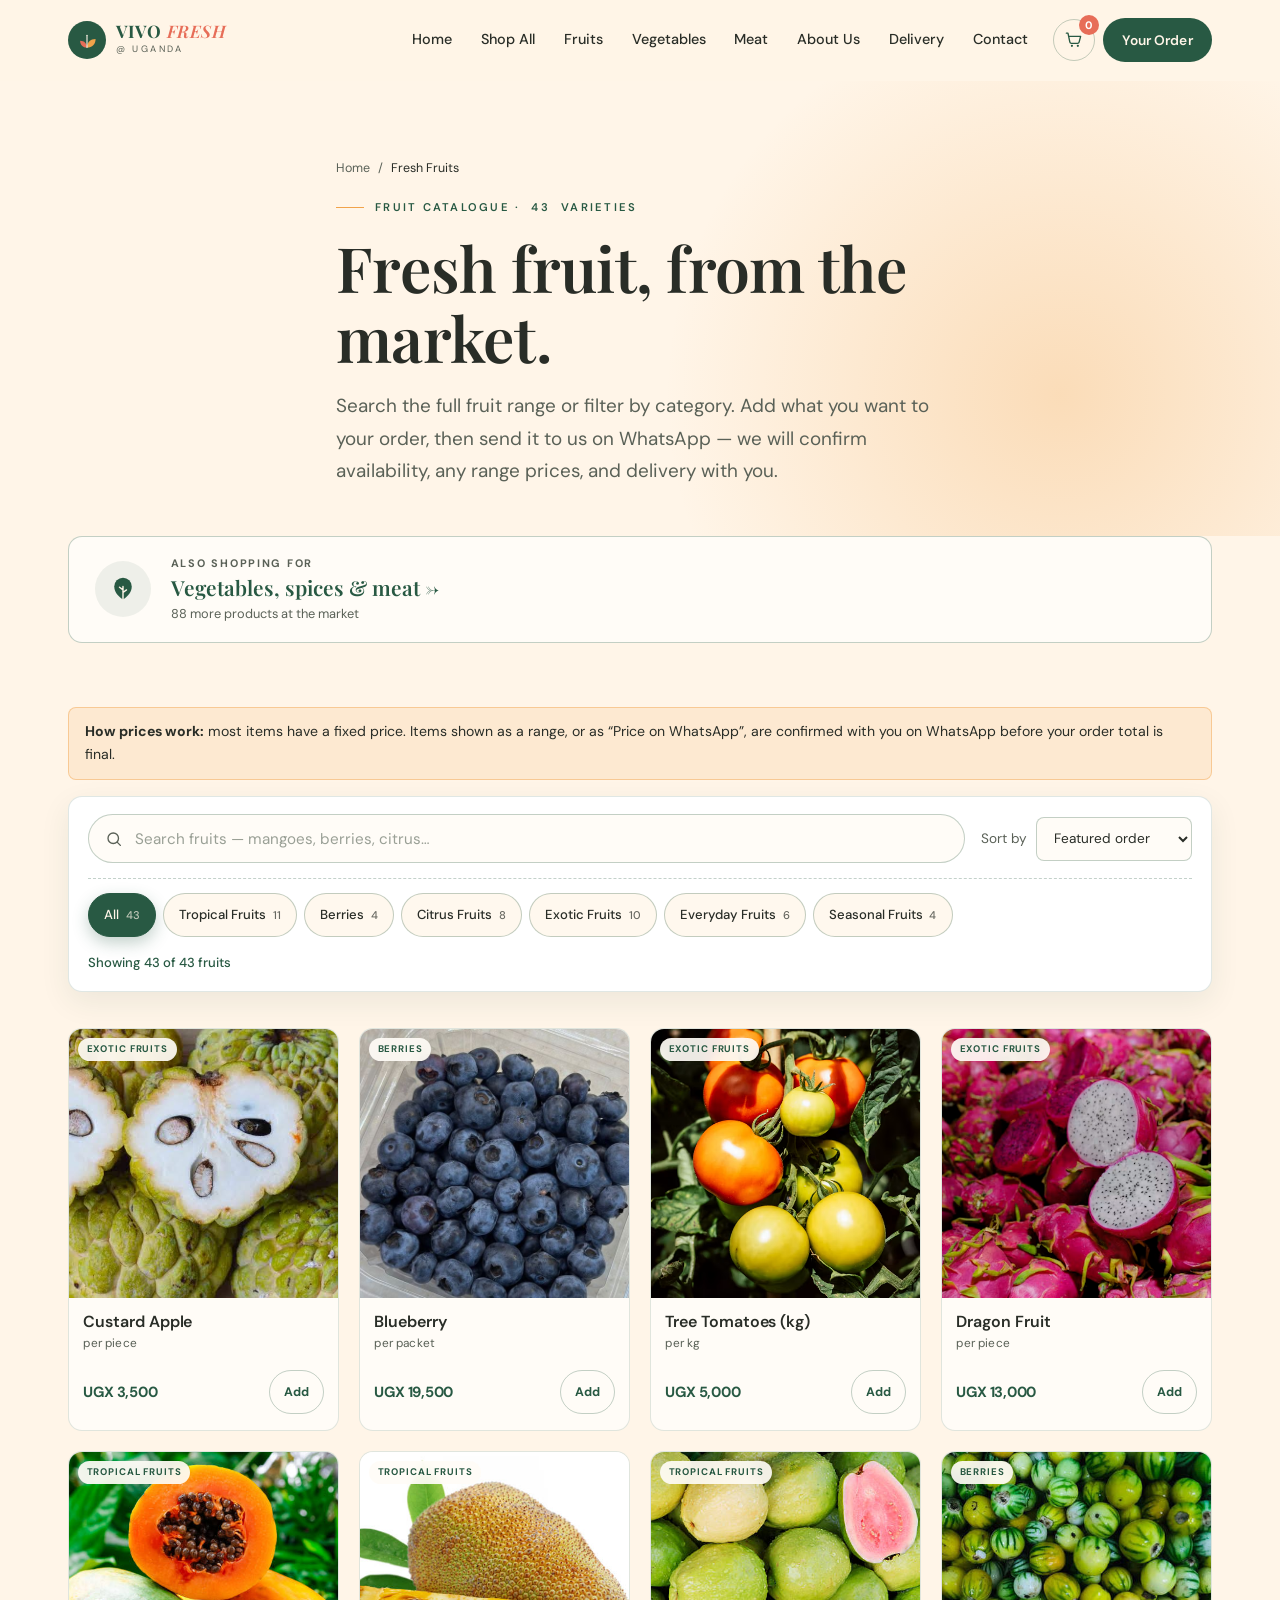
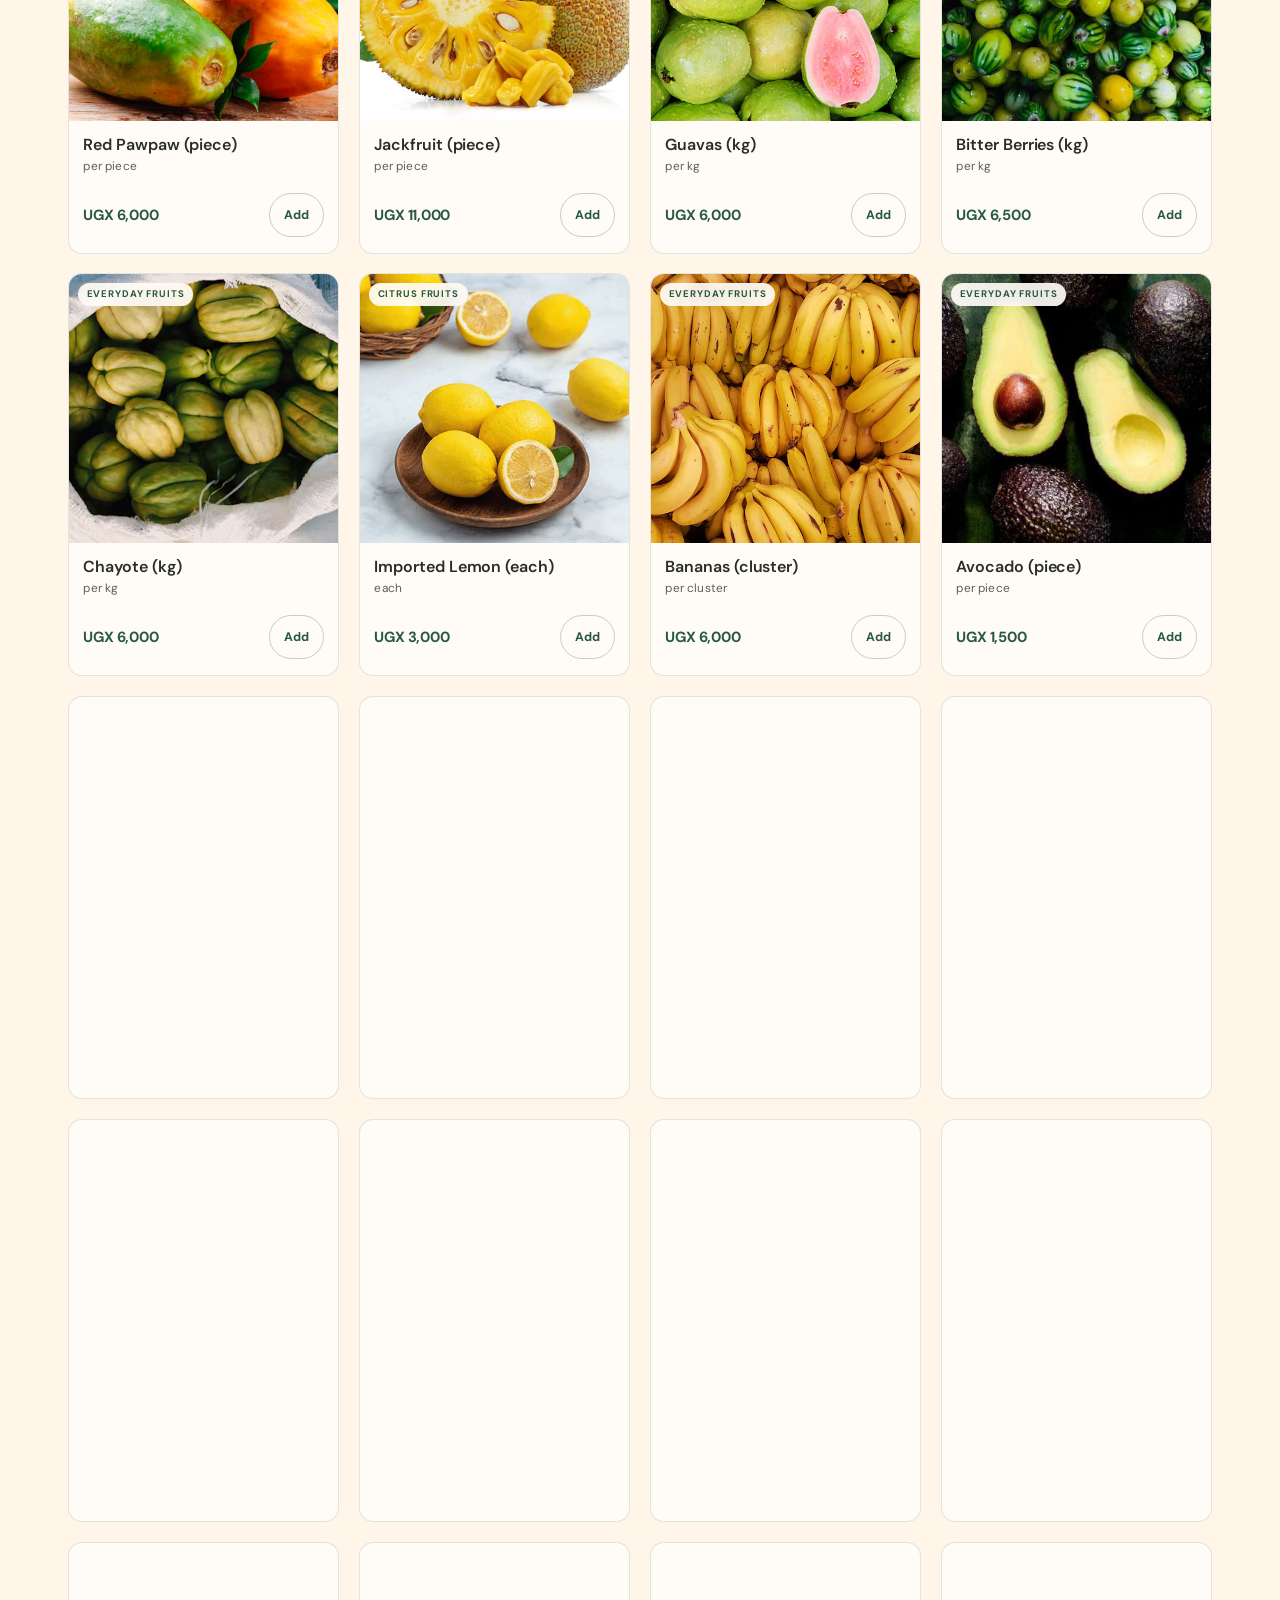
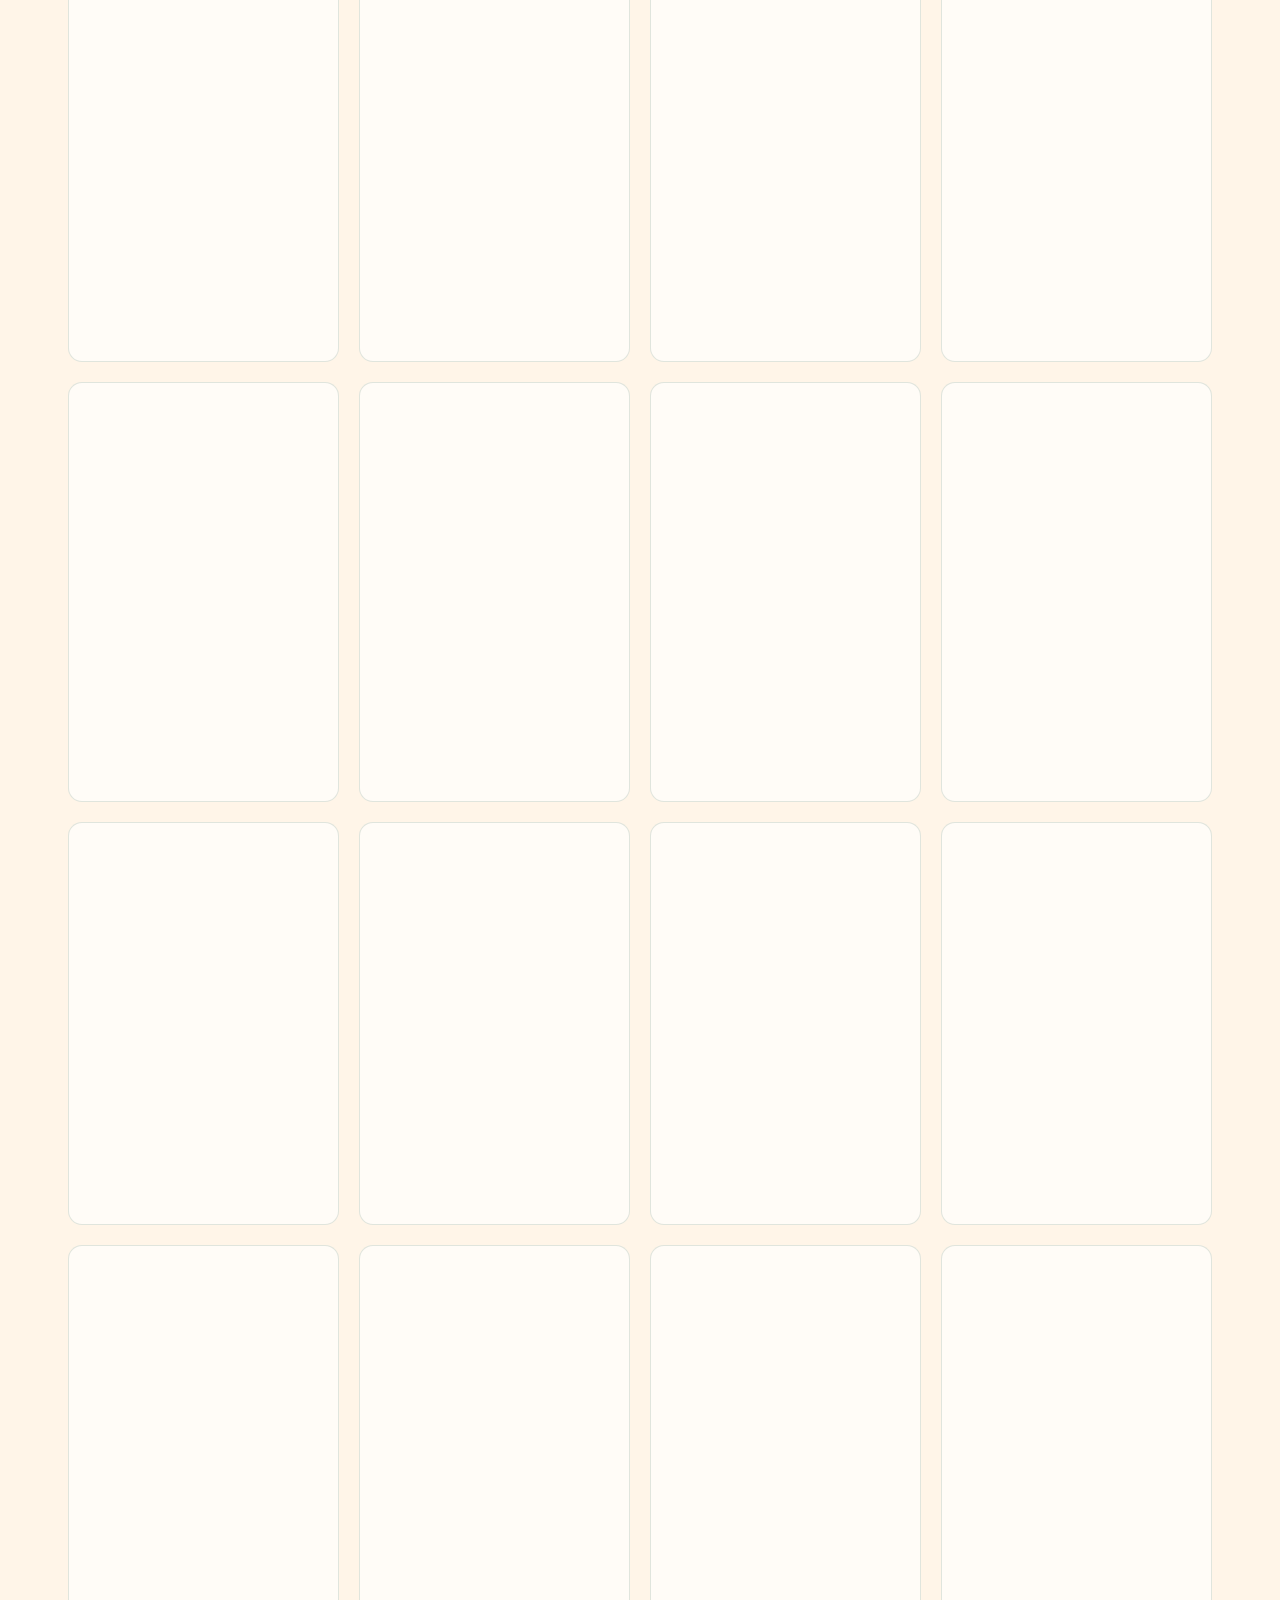
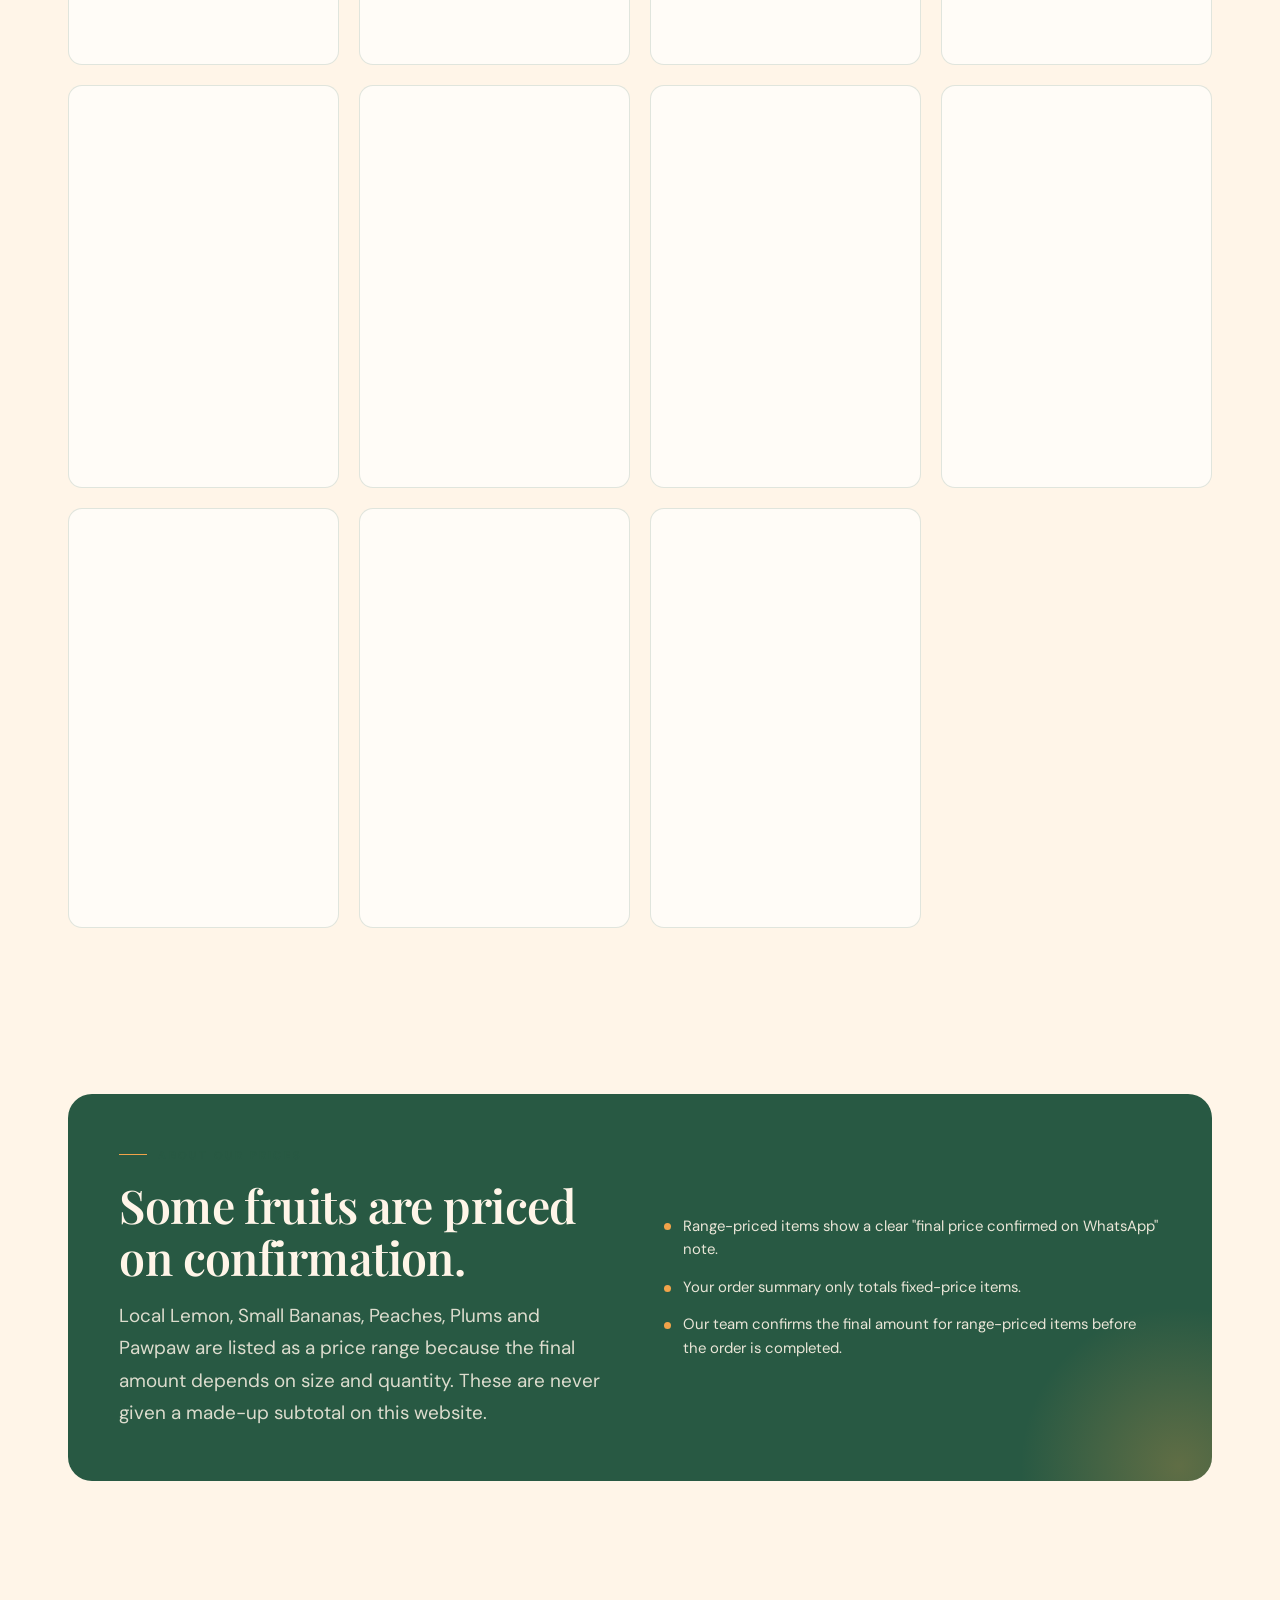
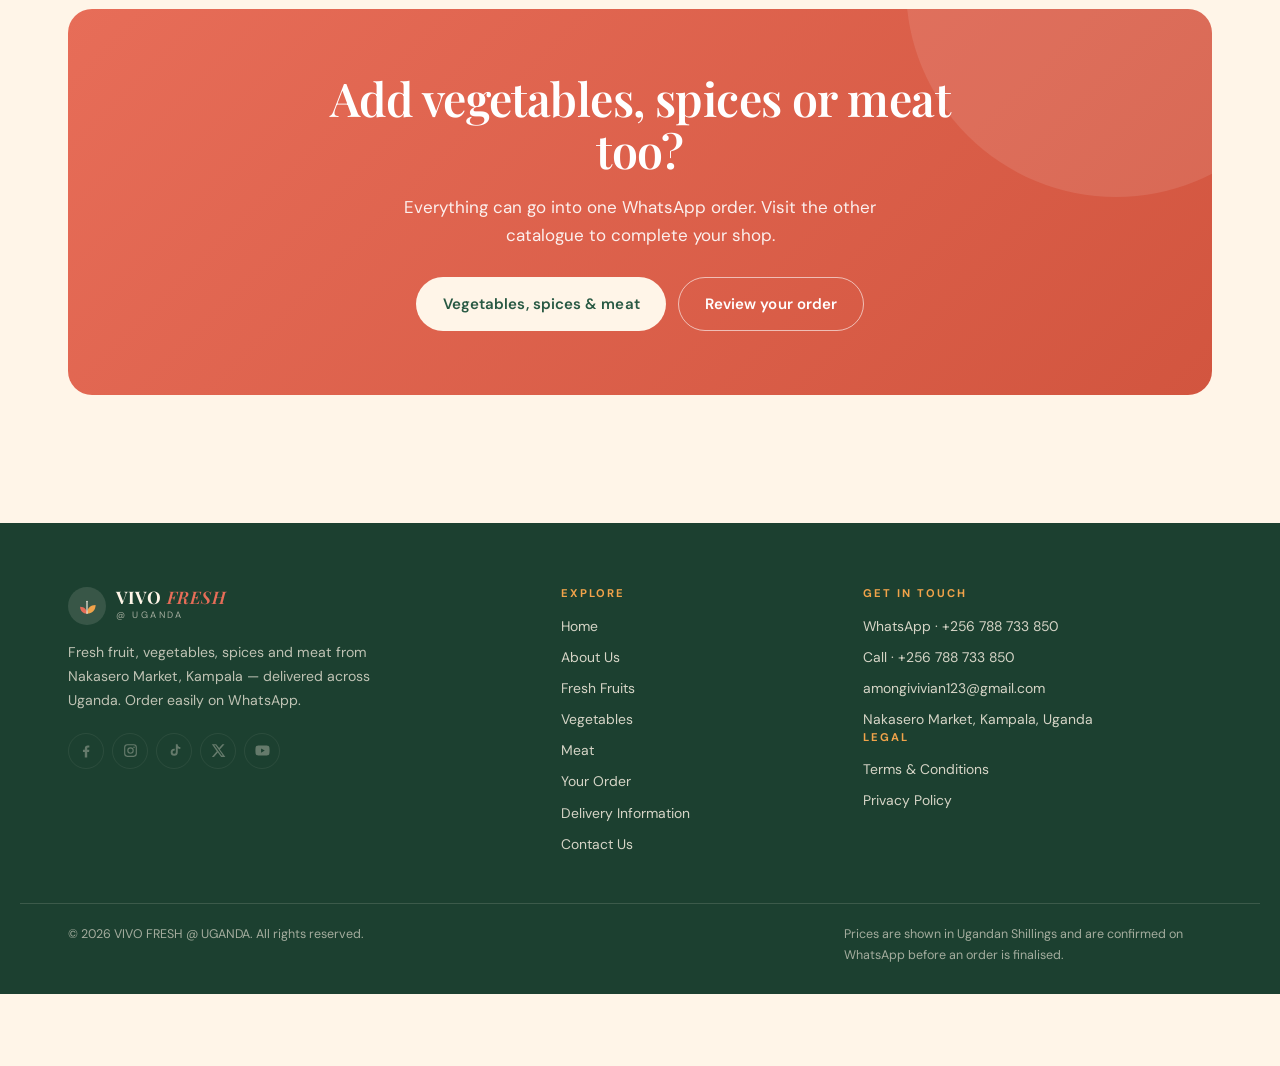
<file: products.html>
<!DOCTYPE html>
<html lang="en" class="no-js">

<head>
    <meta charset="utf-8">
    <meta name="viewport" content="width=device-width, initial-scale=1">
    <title>Fresh Fruits — 43 Varieties | VIVO FRESH @ UGANDA</title>
    <meta name="description"
        content="Browse all 43 fresh fruit products from VIVO FRESH @ UGANDA — tropical fruits, berries, citrus, exotic and everyday fruits. Prices in UGX. Order on WhatsApp.">
    <link rel="canonical" href="https://vivofreshuganda.com/products.html">
    <meta name="theme-color" content="#285943">

    <meta property="og:type" content="website">
    <meta property="og:site_name" content="VIVO FRESH @ UGANDA">
    <meta property="og:title" content="Fresh Fruits — VIVO FRESH @ UGANDA">
    <meta property="og:description"
        content="43 fresh fruit varieties from Nakasero Market, Kampala. Search, filter and order on WhatsApp.">
    <meta property="og:url" content="https://vivofreshuganda.com/products.html">
    <meta name="twitter:card" content="summary_large_image">

    <link rel="icon"
        href="data:image/svg+xml,%3Csvg xmlns='http://www.w3.org/2000/svg' viewBox='0 0 64 64'%3E%3Crect width='64' height='64' rx='14' fill='%23285943'/%3E%3Cpath d='M32 48c0-13 9-22 22-22 0 13-9 22-22 22z' fill='%23F1A34A'/%3E%3Cpath d='M32 48c0-9.5-6.5-16-16-16 0 9.5 6.5 16 16 16z' fill='%23E76D58'/%3E%3C/svg%3E">

    <link rel="preconnect" href="https://fonts.googleapis.com">
    <link rel="preconnect" href="https://fonts.gstatic.com" crossorigin>
    <link
        href="https://fonts.googleapis.com/css2?family=DM+Sans:ital,opsz,wght@0,9..40,300;0,9..40,400;0,9..40,500;0,9..40,700;1,9..40,400&family=Playfair+Display:ital,wght@0,400;0,500;0,600;0,700;1,400;1,600&display=swap"
        rel="stylesheet">

    <link rel="stylesheet" href="css/style.css">
    <link rel="stylesheet" href="css/icons.css" />
    <link rel="stylesheet" href="css/responsive.css">
    <link rel="stylesheet" href="css/animations.css">
    <script>document.documentElement.classList.remove('no-js'); document.documentElement.classList.add('js');</script>
</head>

<body data-scope="fruits">
    <a class="skip-link" href="#main">Skip to content</a>

    <header class="site-header" id="siteHeader">
        <div class="wrap header__inner">
            <a class="brand" href="index.html" aria-label="VIVO FRESH @ UGANDA — Home">
                <span class="brand__mark" aria-hidden="true">
                    <svg viewBox="0 0 32 32" fill="none">
                        <path d="M16 27c0-7.5 5-12.5 12.5-12.5C28.5 22 23.5 27 16 27Z" fill="#F1A34A" />
                        <path d="M16 27c0-6-4-10-10-10 0 6 4 10 10 10Z" fill="#E76D58" />
                        <path d="M16 27V9" stroke="#FFF5E8" stroke-width="1.6" stroke-linecap="round" />
                    </svg>
                </span>
                <span class="brand__text">
                    <span class="brand__name">VIVO <em>FRESH</em></span>
                    <span class="brand__sub">@ Uganda</span>
                </span>
            </a>

            <nav class="nav" id="primaryNav" aria-label="Primary navigation">
                <ul class="nav__list">
                    <li><a class="nav__link" href="index.html">Home</a></li>
                    <li><a class="nav__link" href="shop.html">Shop All</a></li>
                    <li><a class="nav__link" href="products.html">Fruits</a></li>
                    <li><a class="nav__link" href="vegetables.html">Vegetables</a></li>
                    <li><a class="nav__link" href="meat.html">Meat</a></li>
                    <li><a class="nav__link" href="about.html">About Us</a></li>
                    <li><a class="nav__link" href="delivery.html">Delivery</a></li>
                    <li><a class="nav__link" href="contact.html">Contact</a></li>
                </ul>
                <a class="btn btn--coral nav__cta" href="shop.html">Shop Now</a>
            </nav>

            <div class="header__actions">
                <a class="cart-link" href="cart.html" aria-label="View your order">
                    <svg viewBox="0 0 24 24" fill="none" aria-hidden="true">
                        <path d="M3 4h2l2.4 11.2a2 2 0 0 0 2 1.6h7.7a2 2 0 0 0 2-1.55L21 8H6" stroke="currentColor"
                            stroke-width="1.7" stroke-linecap="round" stroke-linejoin="round" />
                        <circle cx="10" cy="20" r="1.4" fill="currentColor" />
                        <circle cx="17.5" cy="20" r="1.4" fill="currentColor" />
                    </svg>
                    <span class="cart-link__count js-cart-count" data-count="0">0</span>
                </a>
                <a class="btn btn--primary btn--sm header__shop" href="cart.html">Your Order</a>
                <button class="nav-toggle" id="navToggle" type="button" aria-expanded="false" aria-controls="primaryNav"
                    aria-label="Open menu">
                    <span></span><span></span><span></span>
                </button>
            </div>
        </div>
    </header>

    <main id="main">

        <section class="page-hero">
            <div class="hero__glow" aria-hidden="true"></div>
            <div class="wrap page-hero__inner">
                <nav class="breadcrumb" aria-label="Breadcrumb">
                    <a href="index.html">Home</a> <span aria-hidden="true">/</span> <span aria-current="page">Fresh
                        Fruits</span>
                </nav>
                <p class="eyebrow">Fruit catalogue · <span data-catalog-count="fruits">43</span> varieties</p>
                <h1 class="h1">Fresh fruit, from the market.</h1>
                <p class="lede">Search the full fruit range or filter by category. Add what you want to your order, then
                    send it to us on WhatsApp — we will confirm availability, any range prices, and delivery with you.
                </p>
            </div>
        </section>

        <!-- ====== CROSS-LINK TO VEGETABLES ====== -->
        <section class="section section--tight" style="padding-top:0;">
            <div class="wrap">
                <a class="sector-switch" href="vegetables.html">
                    <span class="sector-switch__icon" aria-hidden="true">
                        <svg viewBox="0 0 32 32" fill="none">
                            <path d="M16 28c6-4 10-9 10-15a10 10 0 0 0-20 0c0 6 4 11 10 15z" fill="#285943" />
                            <path d="M16 28V13M16 17l-4-3M16 20l4-3" stroke="#FFF5E8" stroke-width="1.6"
                                stroke-linecap="round" />
                        </svg>
                    </span>
                    <span class="sector-switch__text">
                        <span class="sector-switch__eyebrow">Also shopping for</span>
                        <span class="sector-switch__title">Vegetables, spices &amp; meat →</span>
                        <span class="sector-switch__sub"><span data-catalog-count="nonfruit">88</span> more products at the
                            market</span>
                    </span>
                </a>
            </div>
        </section>

        <section class="section" style="padding-top:0;">
            <div class="wrap">
                <p class="pricenote"><strong>How prices work:</strong> most items have a fixed price. Items shown as a
                    range, or as
                    &ldquo;Price on WhatsApp&rdquo;, are confirmed with you on WhatsApp before your order total is
                    final.</p>
                <div class="toolbar">
                    <div class="toolbar__search">
                        <svg viewBox="0 0 24 24" fill="none" aria-hidden="true">
                            <circle cx="11" cy="11" r="7" stroke="currentColor" stroke-width="1.8" />
                            <path d="m16.5 16.5 4 4" stroke="currentColor" stroke-width="1.8" stroke-linecap="round" />
                        </svg>
                        <input type="search" id="productSearch" placeholder="Search fruits — mangoes, berries, citrus…"
                            aria-label="Search fruits" autocomplete="off">
                        <button type="button" class="toolbar__clear" id="clearSearch" hidden
                            aria-label="Clear search">&times;</button>
                    </div>
                    <div class="chips" id="categoryChips" role="group" aria-label="Filter fruits by category"></div>
                    <p class="toolbar__count" id="resultCount" aria-live="polite"></p>
                </div>

                <div class="pgrid" id="productGrid"></div>

                <div class="empty-state" id="emptyState" hidden>
                    <h3>No fruits match that search</h3>
                    <p>Try a different word, or clear the filters to see all <span data-catalog-count="fruits">43</span>
                        fruits.</p>
                    <button type="button" class="btn btn--ghost"
                        onclick="document.getElementById('clearSearch').click();document.querySelector('.chip[data-cat=\'All\']').click();">Show
                        all fruits</button>
                </div>
            </div>
        </section>

        <section class="section section--tight">
            <div class="wrap">
                <div class="delivery-panel reveal">
                    <div>
                        <p class="eyebrow">About our prices</p>
                        <h2 class="h2">Some fruits are priced on confirmation.</h2>
                        <p class="lede" style="margin-top:1rem;">Local Lemon, Small Bananas, Peaches, Plums and Pawpaw
                            are listed as a price range because the final amount depends on size and quantity. These
                            are never given a made-up subtotal on this website.</p>
                    </div>
                    <ul class="delivery-panel__list">
                        <li>Range-priced items show a clear "final price confirmed on WhatsApp" note.</li>
                        <li>Your order summary only totals fixed-price items.</li>
                        <li>Our team confirms the final amount for range-priced items before the order is completed.
                        </li>
                    </ul>
                </div>
            </div>
        </section>

        <section class="section section--tight">
            <div class="wrap">
                <div class="cta-banner reveal">
                    <h2 class="h2">Add vegetables, spices or meat too?</h2>
                    <p>Everything can go into one WhatsApp order. Visit the other catalogue to complete your shop.</p>
                    <div class="cta-banner__actions">
                        <a class="btn btn--light" href="vegetables.html">Vegetables, spices &amp; meat</a>
                        <a class="btn btn--ghost" href="cart.html"
                            style="border-color:rgba(255,255,255,.6);color:#fff;">Review your order</a>
                    </div>
                </div>
            </div>
        </section>

    </main>

    <footer class="site-footer">
        <div class="wrap footer__inner">
            <div class="footer__about">
                <a class="brand brand--footer" href="index.html" aria-label="VIVO FRESH @ UGANDA — Home">
                    <span class="brand__mark" aria-hidden="true">
                        <svg viewBox="0 0 32 32" fill="none">
                            <path d="M16 27c0-7.5 5-12.5 12.5-12.5C28.5 22 23.5 27 16 27Z" fill="#F1A34A" />
                            <path d="M16 27c0-6-4-10-10-10 0 6 4 10 10 10Z" fill="#E76D58" />
                            <path d="M16 27V9" stroke="#FFF5E8" stroke-width="1.6" stroke-linecap="round" />
                        </svg>
                    </span>
                    <span class="brand__text">
                        <span class="brand__name">VIVO <em>FRESH</em></span>
                        <span class="brand__sub">@ Uganda</span>
                    </span>
                </a>
                <p>Fresh fruit, vegetables, spices and meat from Nakasero Market, Kampala — delivered across Uganda.
                    Order easily on WhatsApp.</p>
                <div class="footer__social" data-social-list aria-label="Social media"></div>
            </div>

            <nav class="footer__col" aria-label="Footer navigation">
                <h3>Explore</h3>
                <ul>
                    <li><a href="index.html">Home</a></li>
                    <li><a href="about.html">About Us</a></li>
                    <li><a href="products.html">Fresh Fruits</a></li>
                    <li><a href="vegetables.html">Vegetables</a></li>
                    <li><a href="meat.html">Meat</a></li>
                    <li><a href="cart.html">Your Order</a></li>
                    <li><a href="delivery.html">Delivery Information</a></li>
                    <li><a href="contact.html">Contact Us</a></li>
                </ul>
            </nav>

            <div class="footer__col">
                <h3>Get in touch</h3>
                <ul>
                    <li><a href="https://wa.me/256788733850" target="_blank" rel="noopener noreferrer">WhatsApp · +256
                            788 733
                            850</a></li>
                    <li><a href="tel:+256788733850">Call · +256 788 733 850</a></li>
                    <li><a href="mailto:amongivivian123@gmail.com">amongivivian123@gmail.com</a></li>
                    <li>Nakasero Market, Kampala, Uganda</li>
                </ul>

                <h3>Legal</h3>
                <ul>
                    <li><a href="legal/terms.html">Terms &amp; Conditions</a></li>
                    <li><a href="legal/privacy.html">Privacy Policy</a></li>
                </ul>
            </div>
        </div>

        <div class="wrap footer__base">
            <p>© <span class="js-year">2026</span> VIVO FRESH @ UGANDA. All rights reserved.</p>
            <p class="footer__note">Prices are shown in Ugandan Shillings and are confirmed on WhatsApp before an order
                is finalised.</p>
        </div>
    </footer>

    <script src="js/config.js"></script>
    <script src="js/data/fruits.js"></script>
    <script src="js/data/vegetables.js"></script>
    <script src="js/data/meat.js"></script>
    <script src="js/main.js"></script>
    <script src="js/whatsapp.js"></script>
    <script src="js/cart.js"></script>
    <script src="js/products.js"></script>
</body>

</html>
</file>
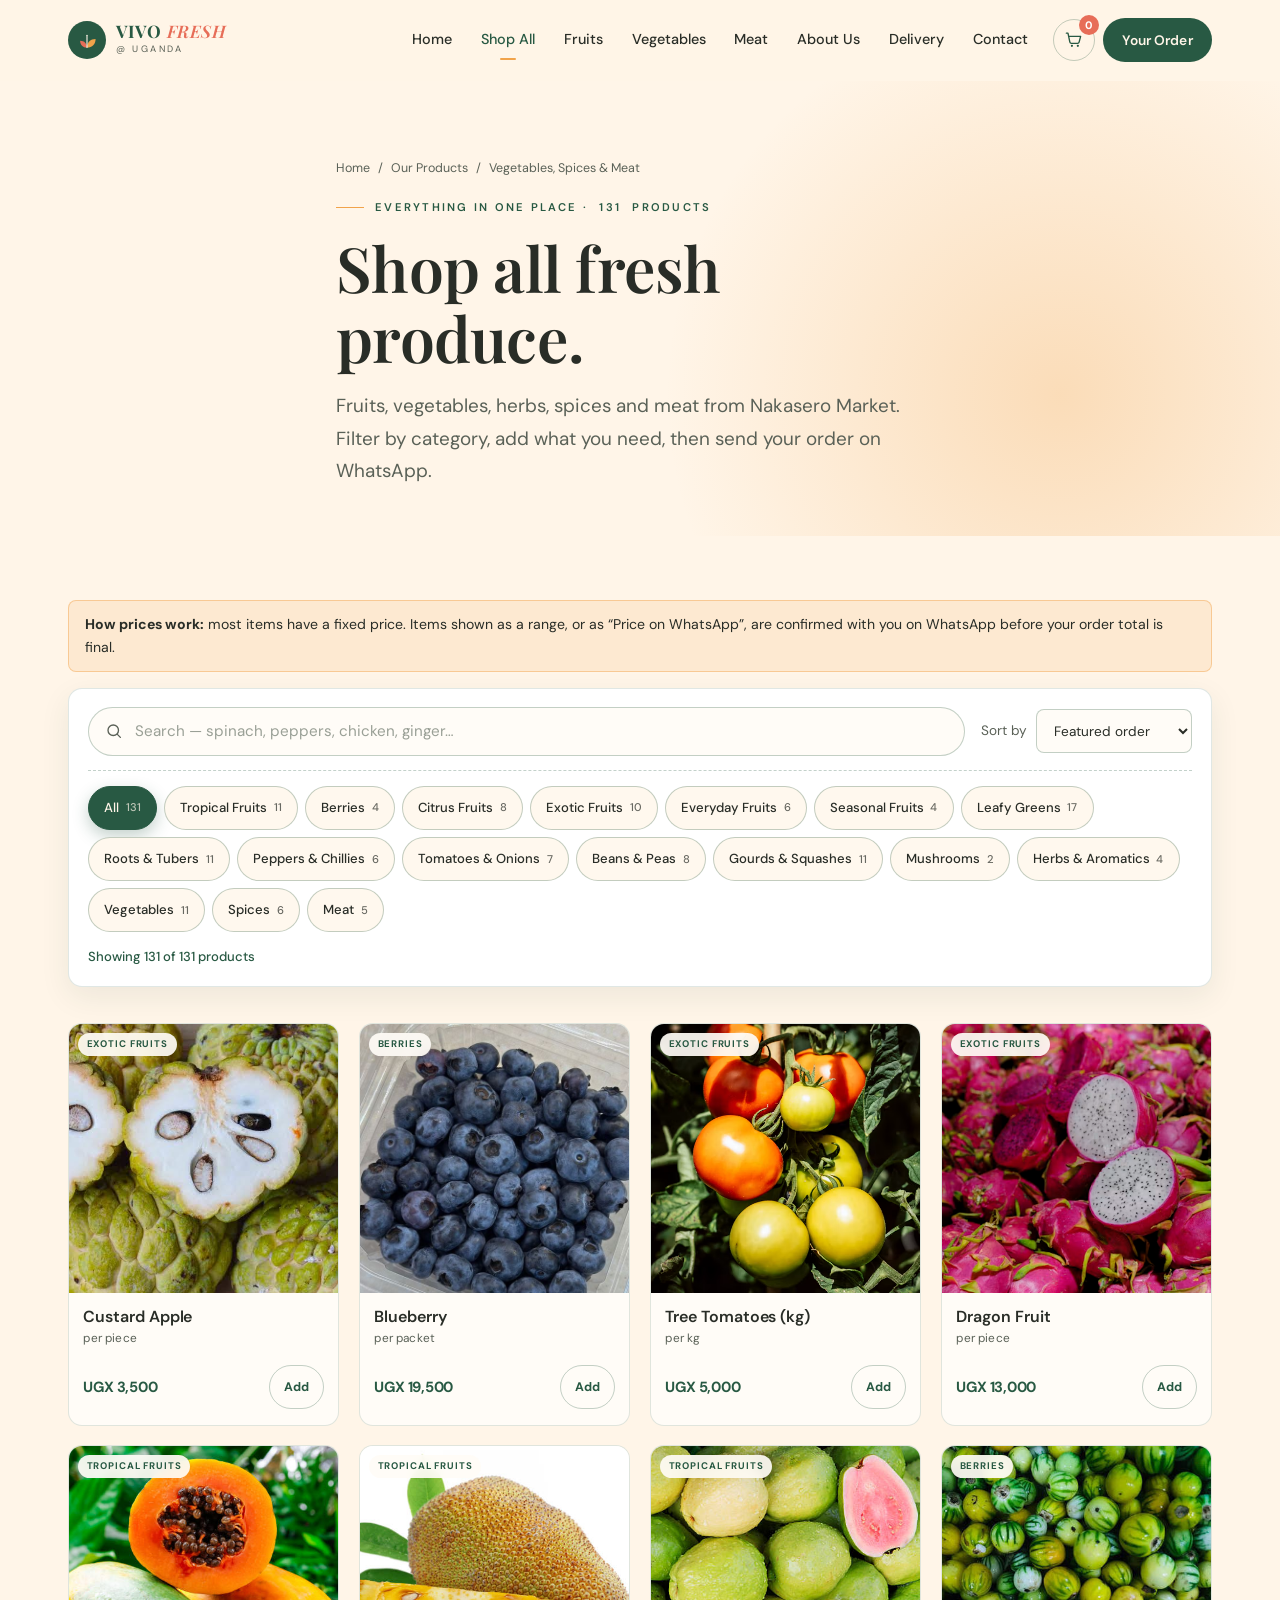
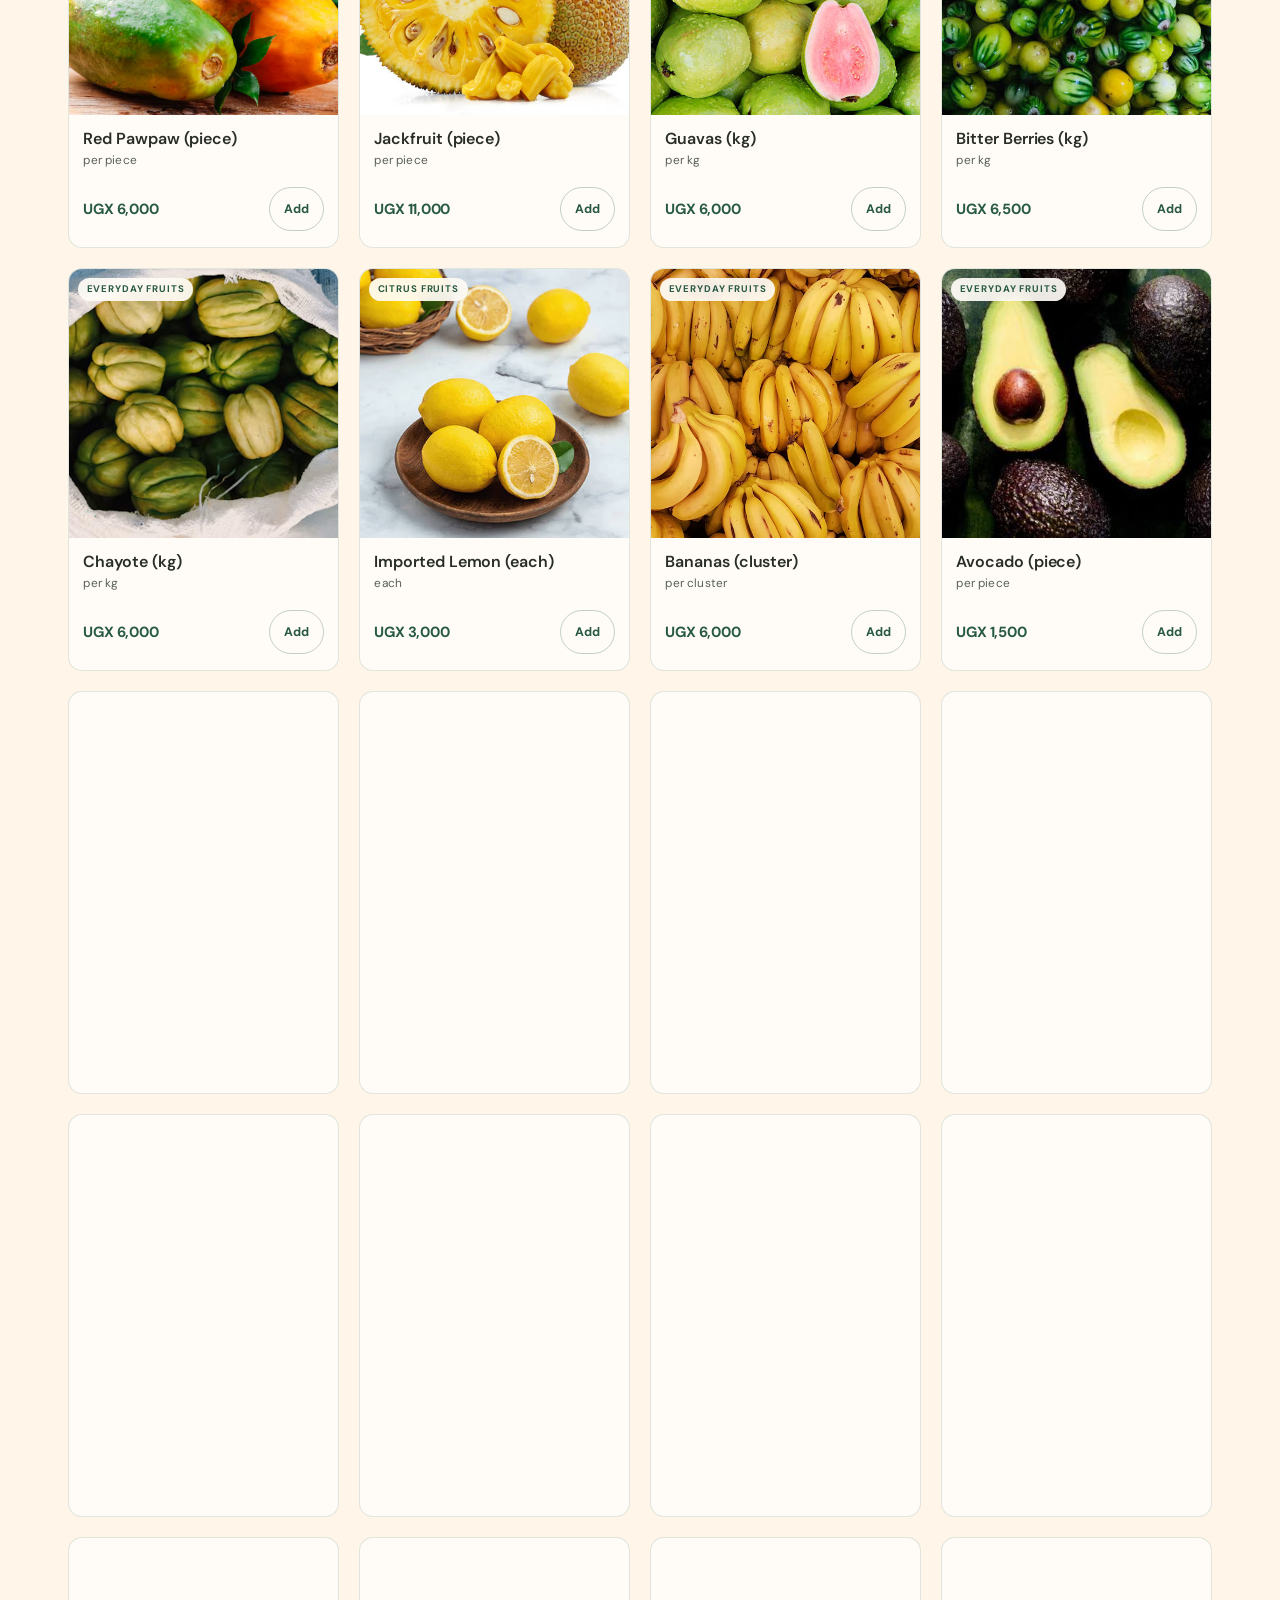
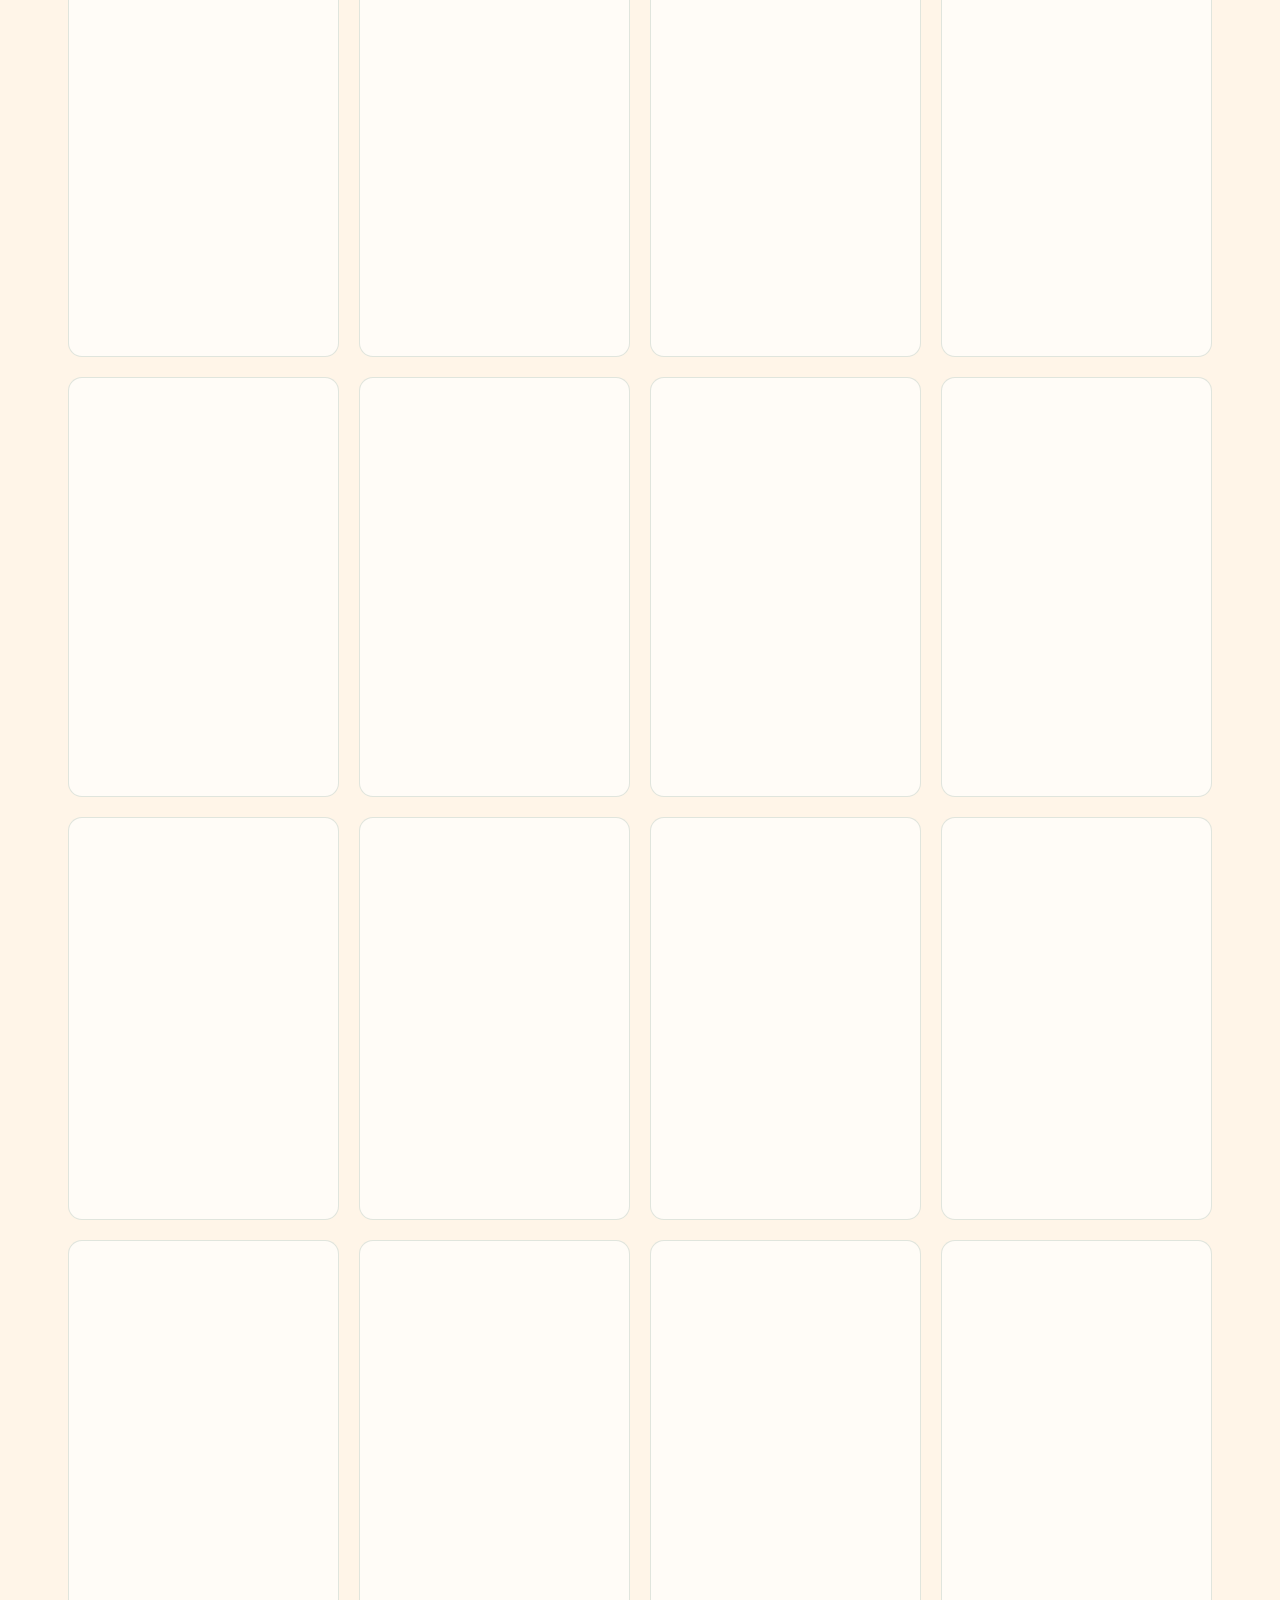
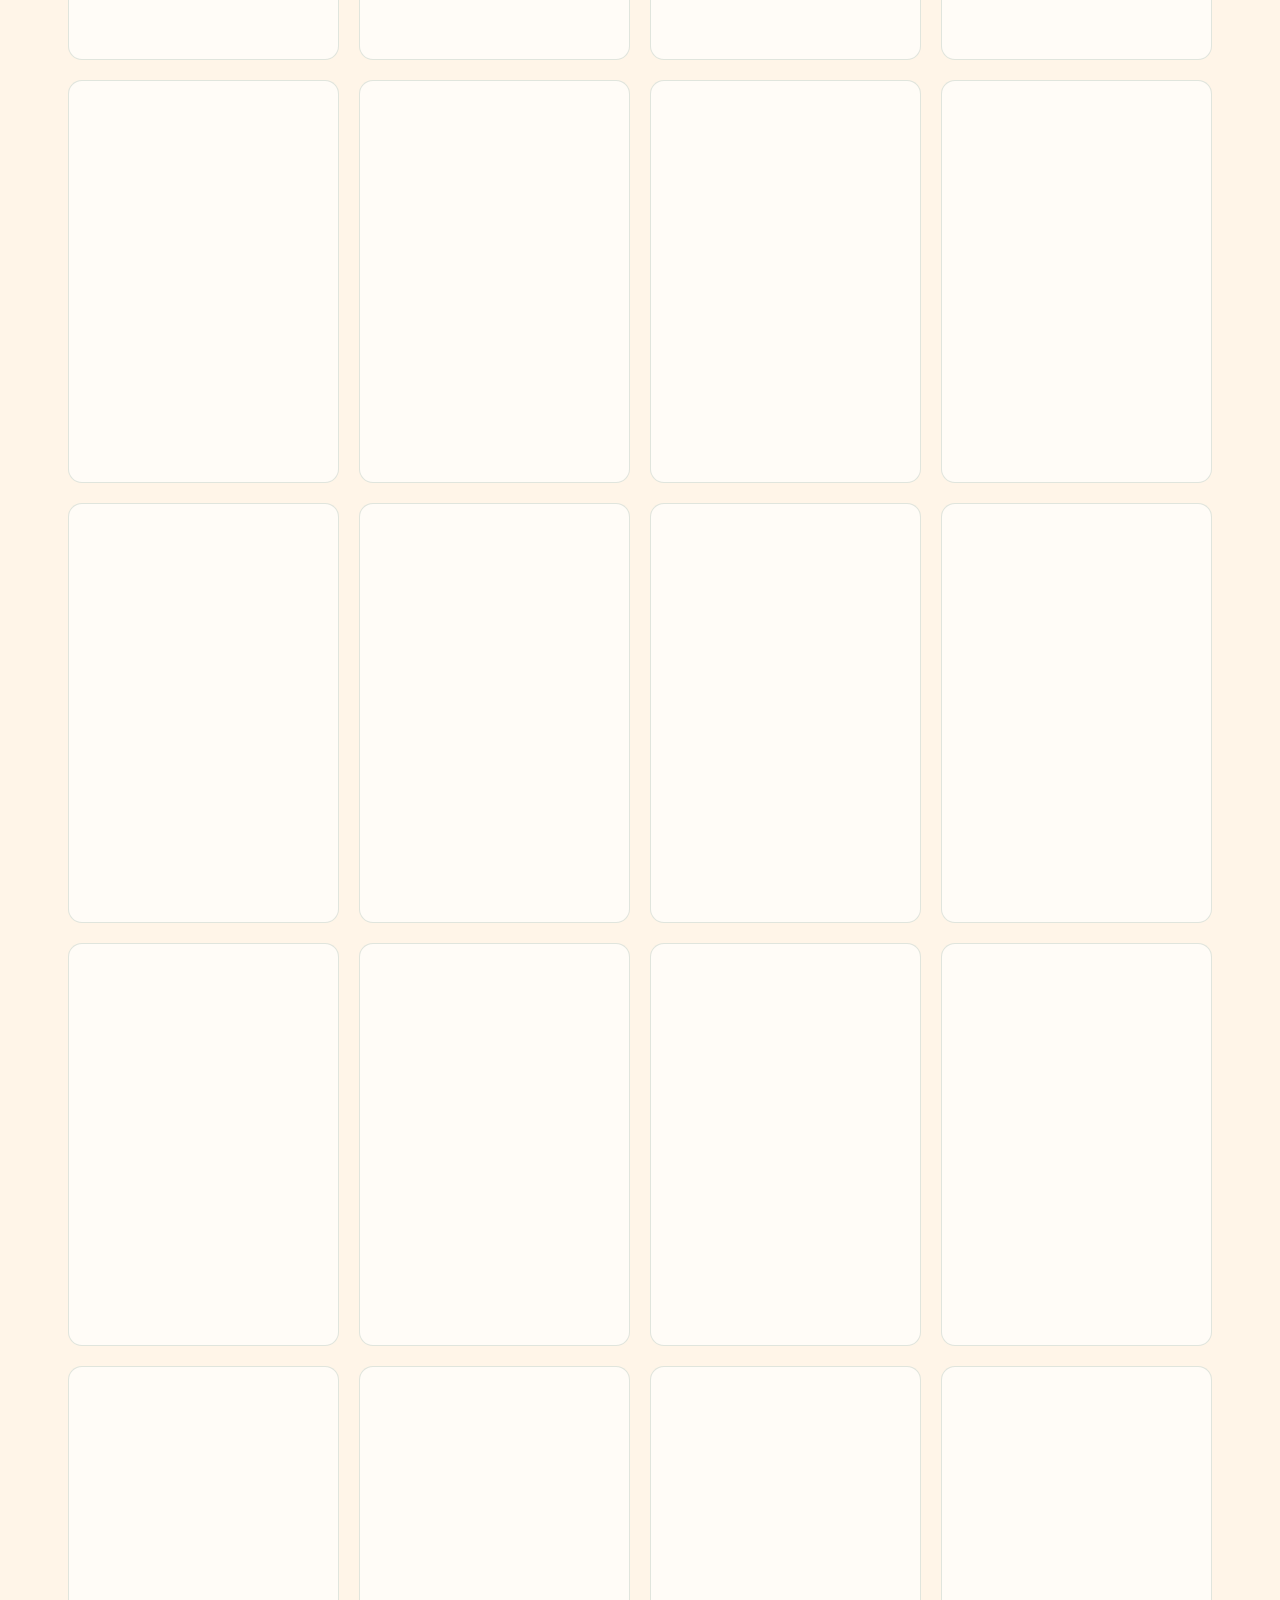
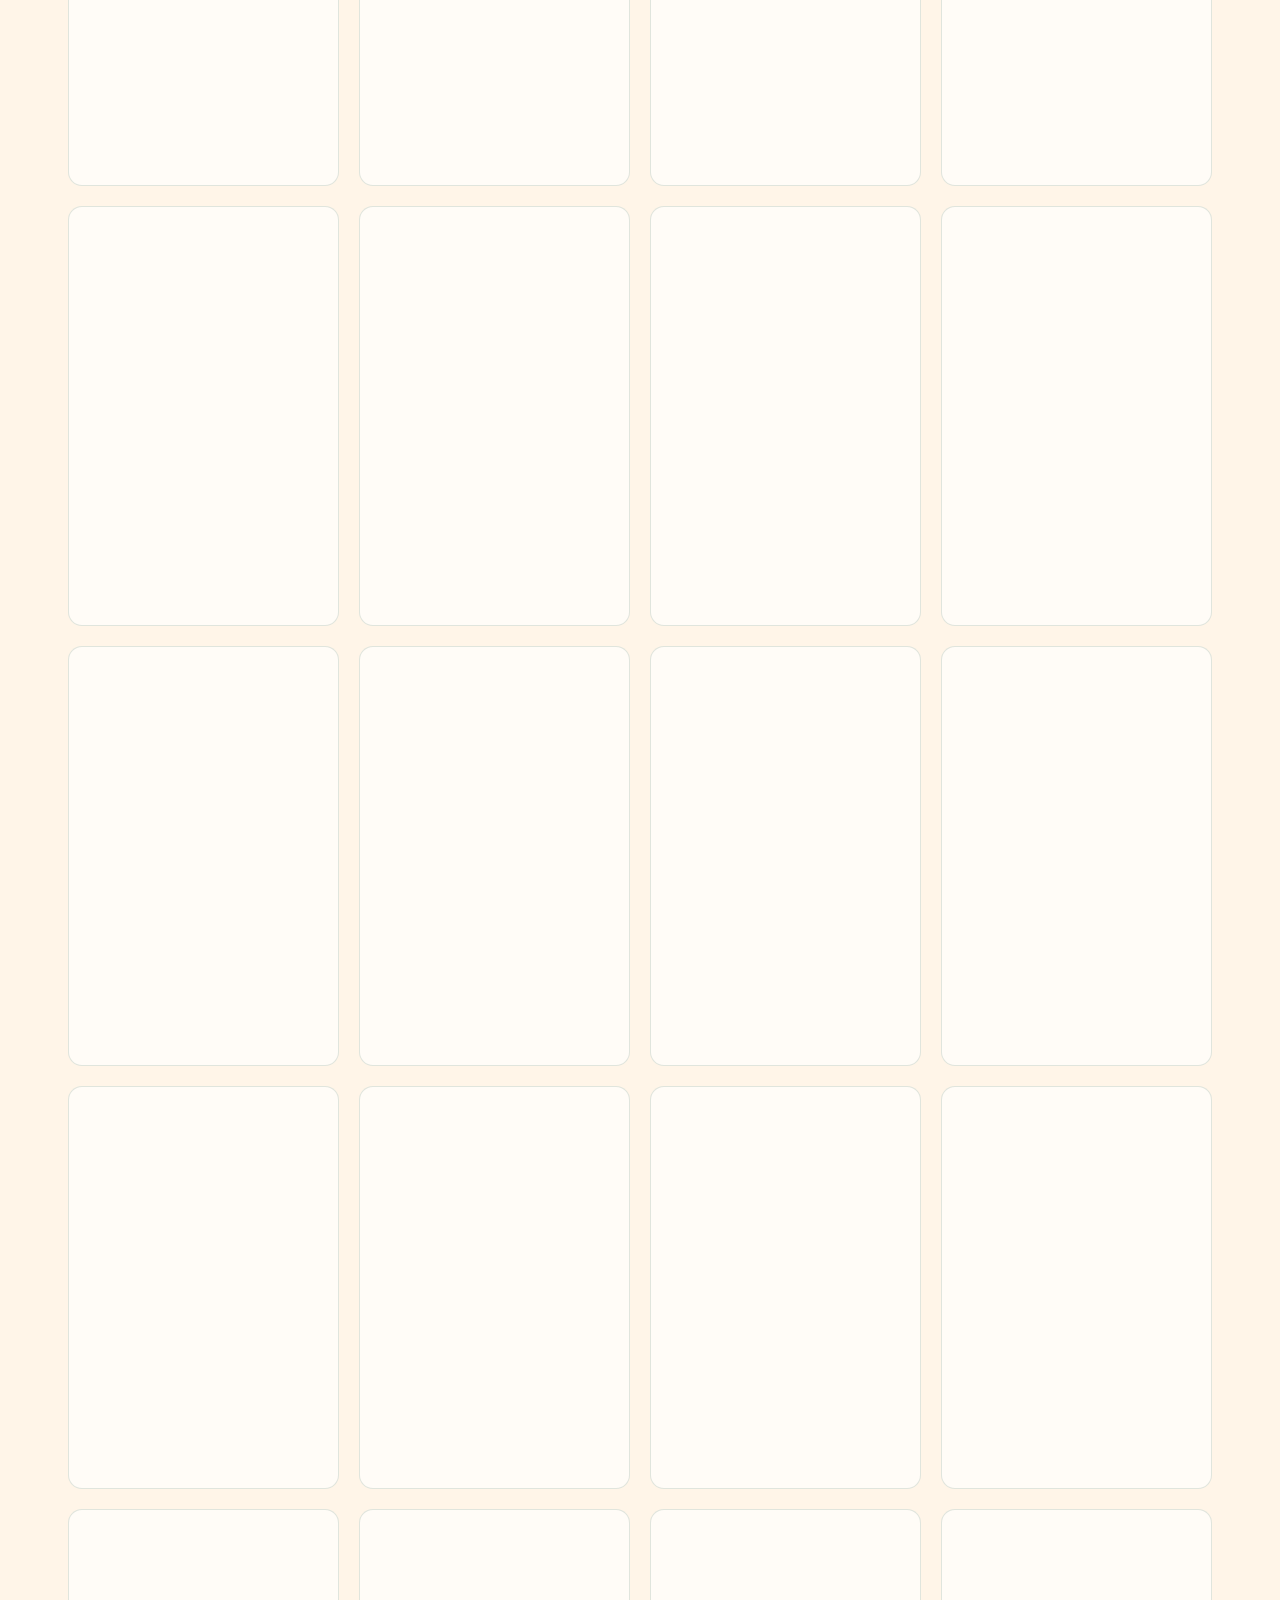
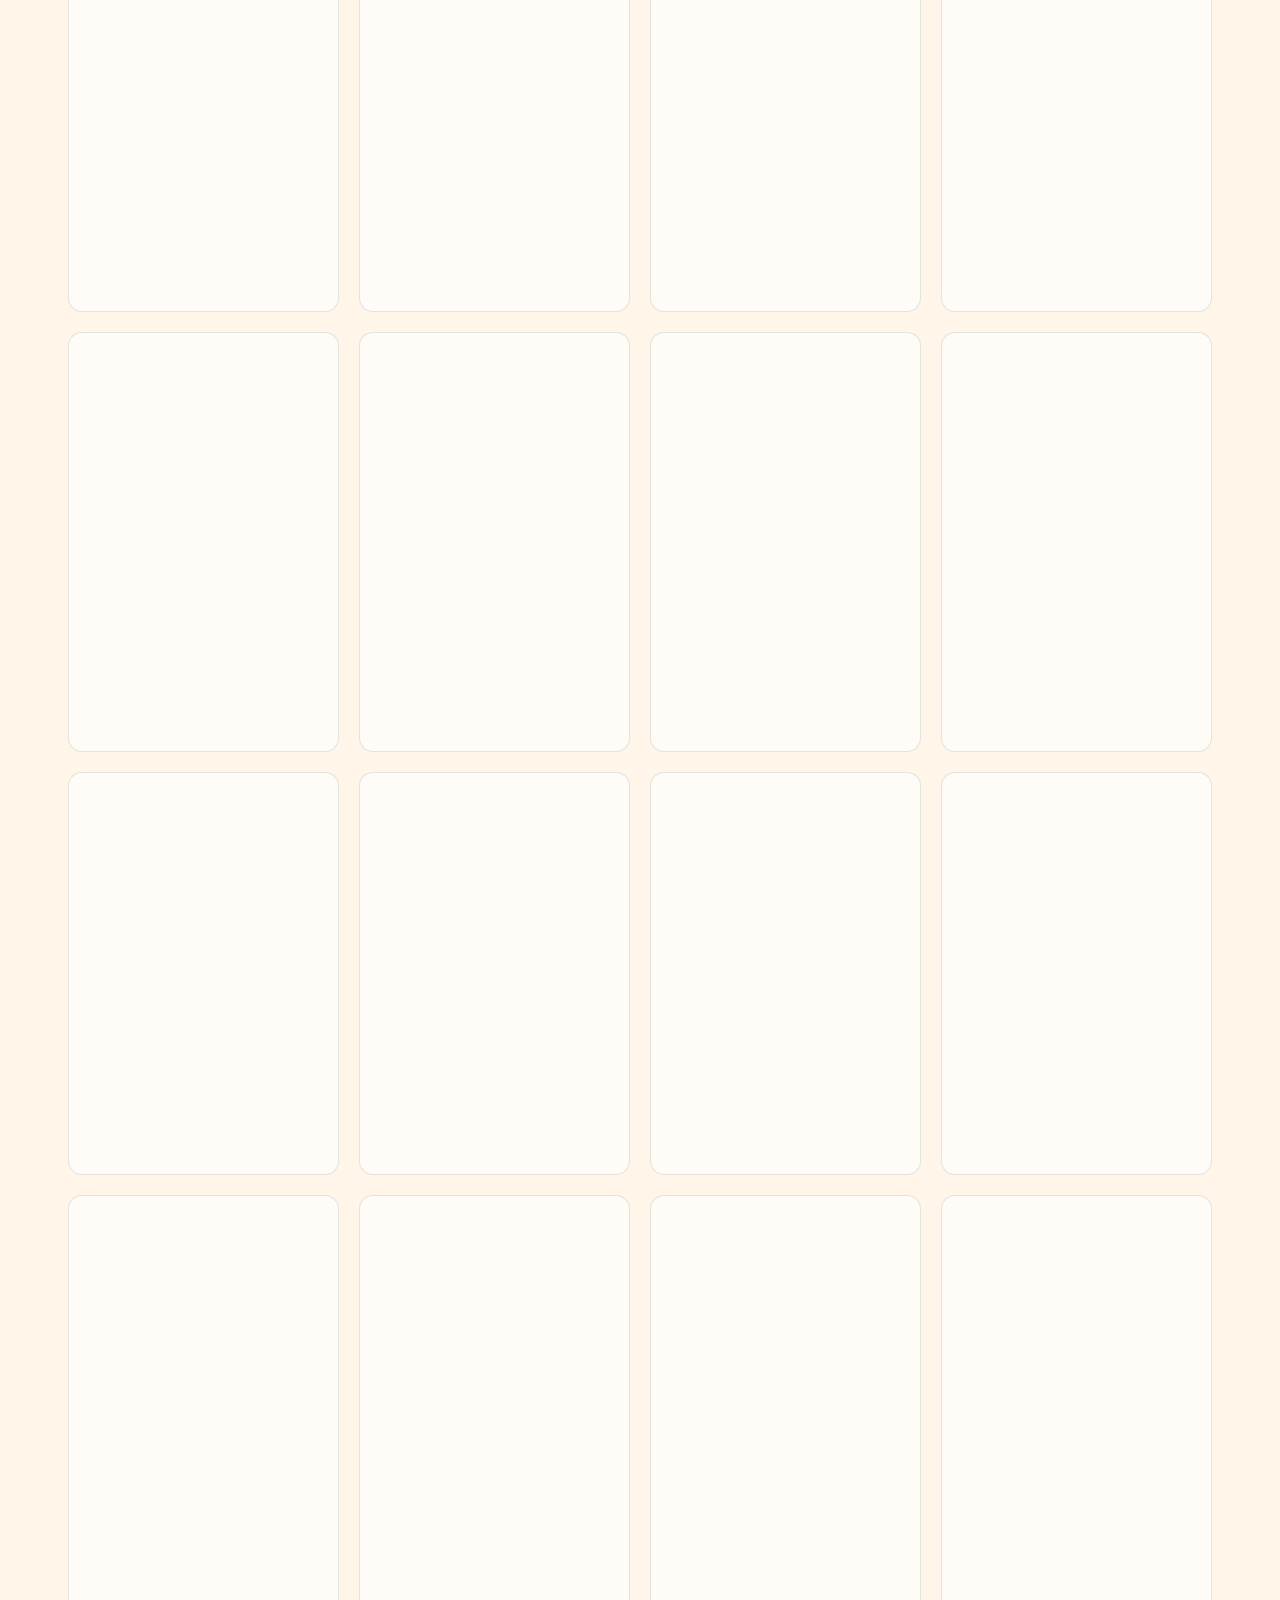
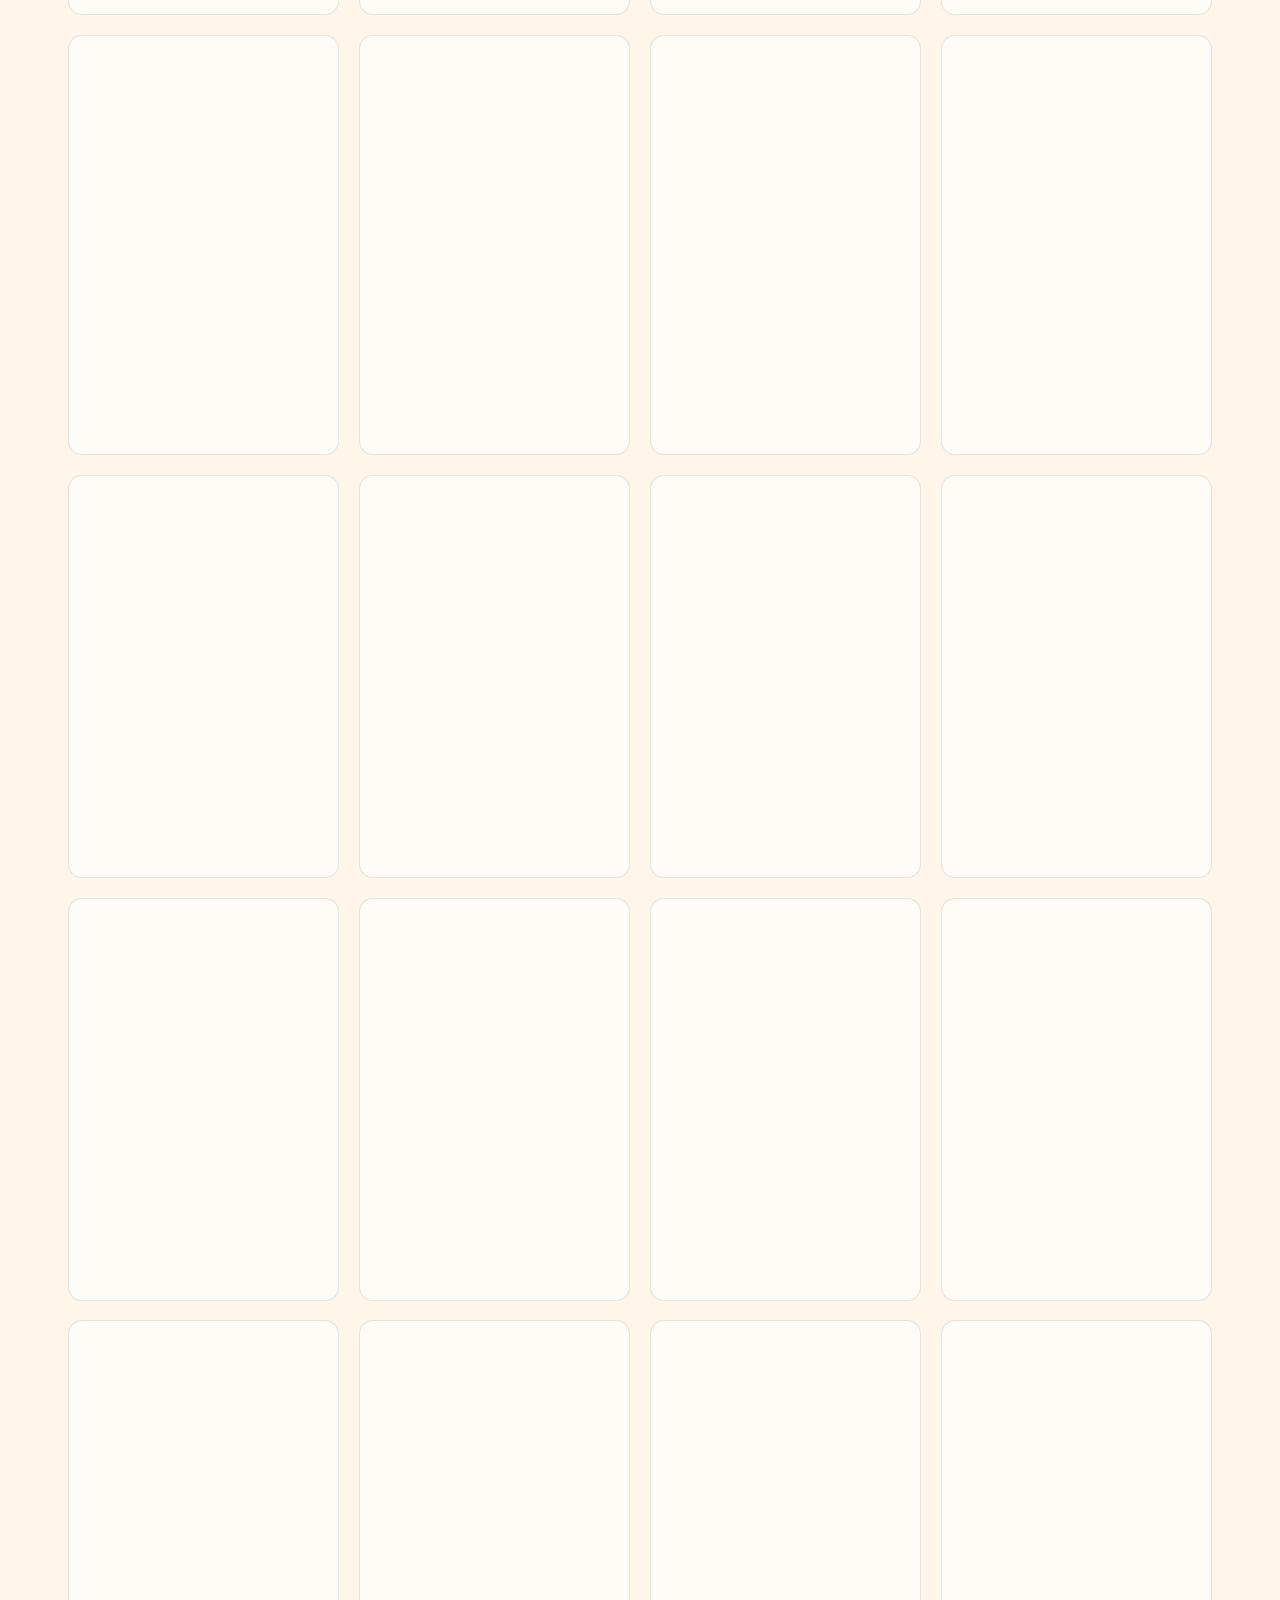
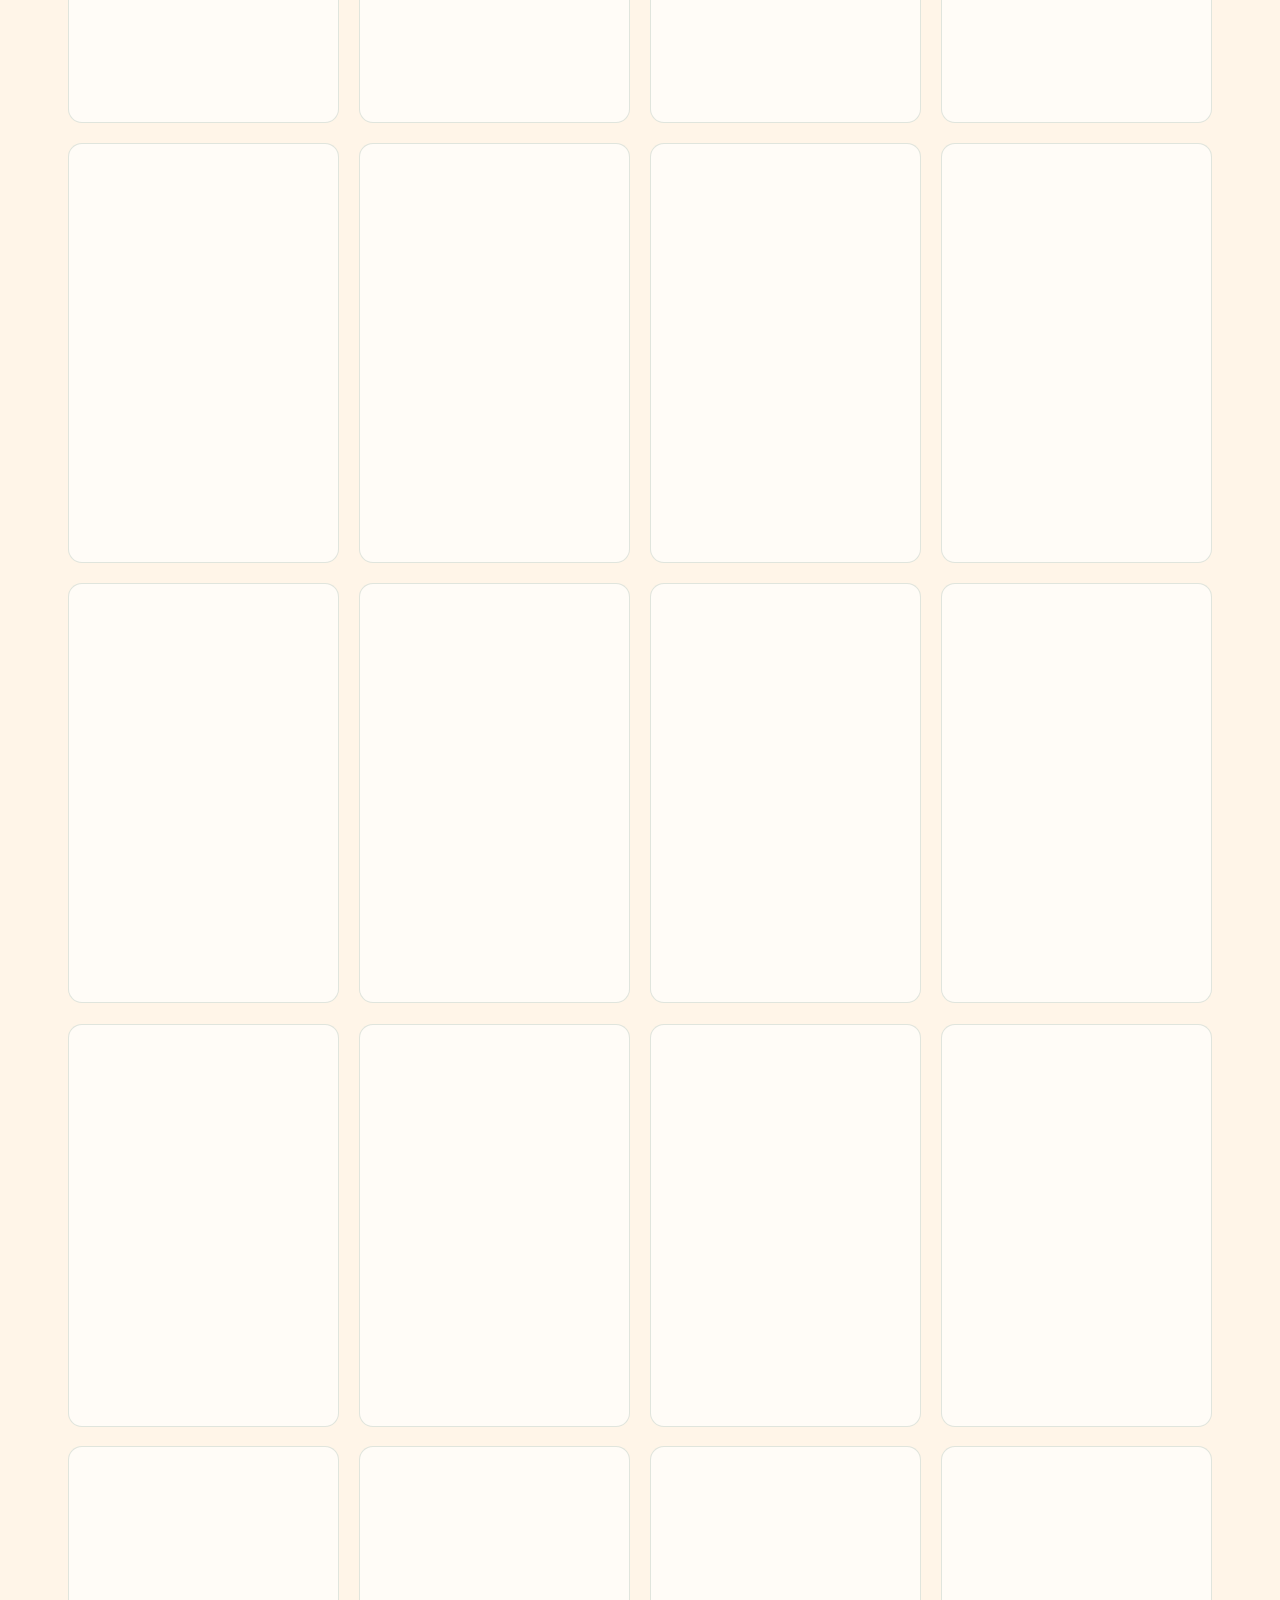
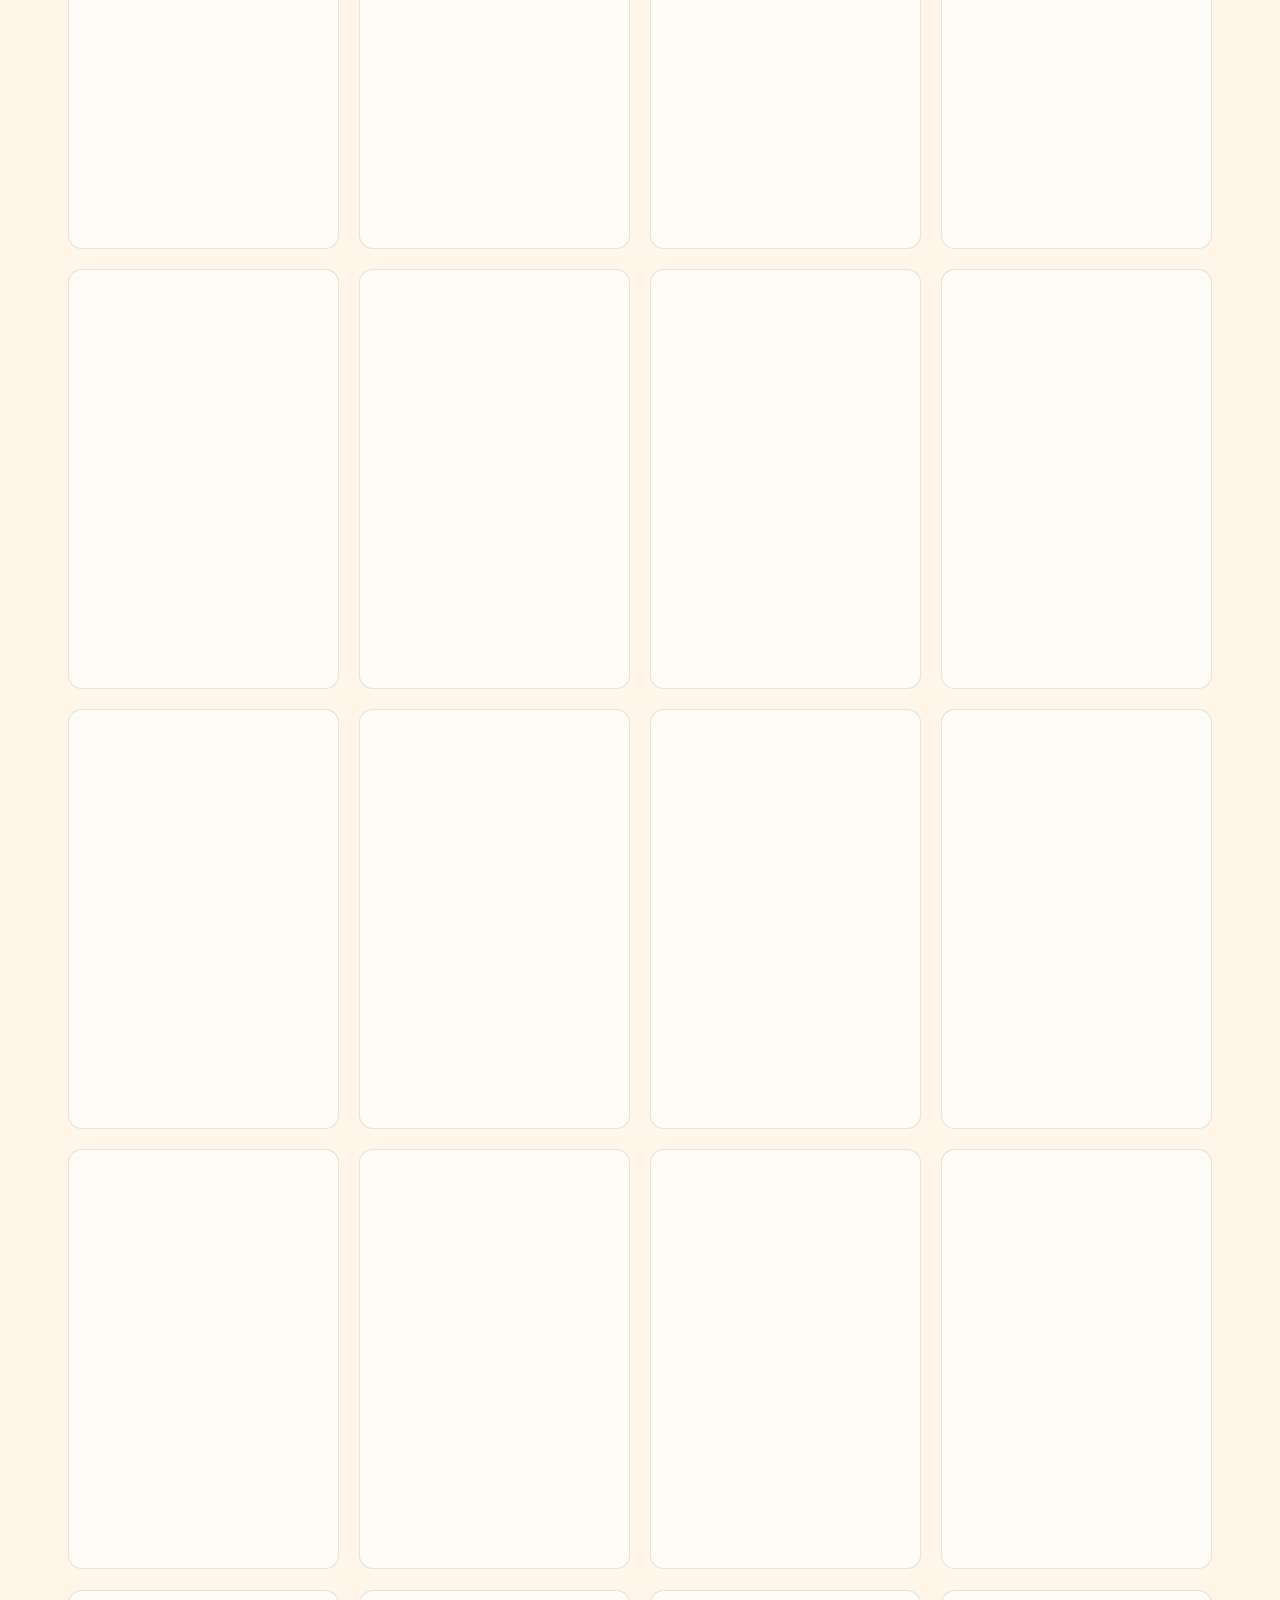
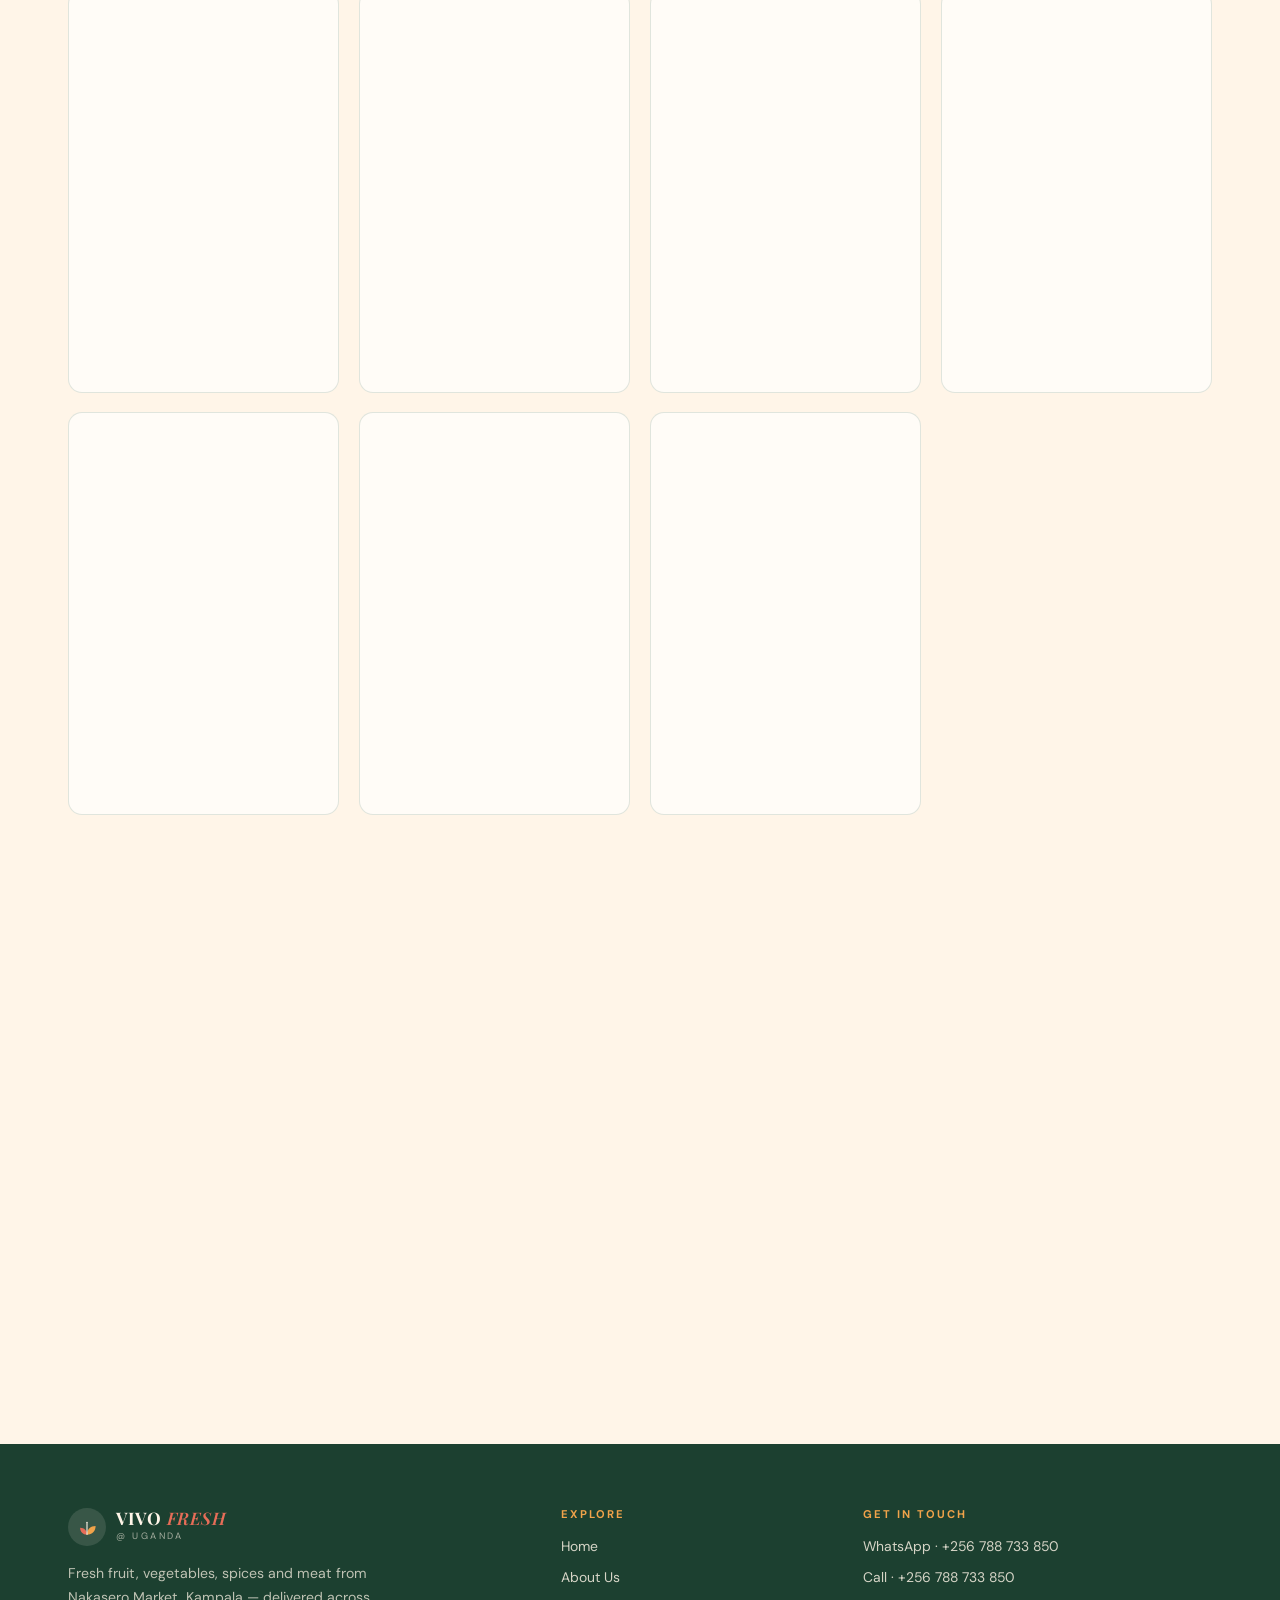
<file: shop.html>
<!DOCTYPE html>
<html lang="en" class="no-js">

<head>
    <meta charset="utf-8">
    <meta name="viewport" content="width=device-width, initial-scale=1">
    <title>Shop All Fresh Produce — Fruits, Vegetables, Spices &amp; Meat | VIVO FRESH @ UGANDA</title>
    <meta name="description"
        content="Shop every VIVO FRESH product in one place: fruits, vegetables, herbs, spices and meat from Nakasero Market. Add to your order and confirm on WhatsApp.">
    <link rel="canonical" href="https://vivofreshuganda.com/shop.html">
    <meta name="theme-color" content="#285943">

    <meta property="og:type" content="website">
    <meta property="og:site_name" content="VIVO FRESH @ UGANDA">
    <meta property="og:title" content="Shop All — VIVO FRESH @ UGANDA">
    <meta property="og:description" content="Shop fruits, vegetables, spices and meat in one place. Order on WhatsApp.">
    <meta property="og:url" content="https://vivofreshuganda.com/shop.html">
    <meta name="twitter:card" content="summary_large_image">

    <link rel="icon"
        href="data:image/svg+xml,%3Csvg xmlns='http://www.w3.org/2000/svg' viewBox='0 0 64 64'%3E%3Crect width='64' height='64' rx='14' fill='%23285943'/%3E%3Cpath d='M32 48c0-13 9-22 22-22 0 13-9 22-22 22z' fill='%23F1A34A'/%3E%3Cpath d='M32 48c0-9.5-6.5-16-16-16 0 9.5 6.5 16 16 16z' fill='%23E76D58'/%3E%3C/svg%3E">

    <link rel="preconnect" href="https://fonts.googleapis.com">
    <link rel="preconnect" href="https://fonts.gstatic.com" crossorigin>
    <link
        href="https://fonts.googleapis.com/css2?family=DM+Sans:ital,opsz,wght@0,9..40,300;0,9..40,400;0,9..40,500;0,9..40,700;1,9..40,400&family=Playfair+Display:ital,wght@0,400;0,500;0,600;0,700;1,400;1,600&display=swap"
        rel="stylesheet">

    <link rel="stylesheet" href="css/style.css">
    <link rel="stylesheet" href="css/icons.css" />
    <link rel="stylesheet" href="css/responsive.css">
    <link rel="stylesheet" href="css/animations.css">
    <script>document.documentElement.classList.remove('no-js'); document.documentElement.classList.add('js');</script>
</head>

<body data-scope="all">
    <a class="skip-link" href="#main">Skip to content</a>

    <header class="site-header" id="siteHeader">
        <div class="wrap header__inner">
            <a class="brand" href="index.html" aria-label="VIVO FRESH @ UGANDA — Home">
                <span class="brand__mark" aria-hidden="true">
                    <svg viewBox="0 0 32 32" fill="none">
                        <path d="M16 27c0-7.5 5-12.5 12.5-12.5C28.5 22 23.5 27 16 27Z" fill="#F1A34A" />
                        <path d="M16 27c0-6-4-10-10-10 0 6 4 10 10 10Z" fill="#E76D58" />
                        <path d="M16 27V9" stroke="#FFF5E8" stroke-width="1.6" stroke-linecap="round" />
                    </svg>
                </span>
                <span class="brand__text">
                    <span class="brand__name">VIVO <em>FRESH</em></span>
                    <span class="brand__sub">@ Uganda</span>
                </span>
            </a>

            <nav class="nav" id="primaryNav" aria-label="Primary navigation">
                <ul class="nav__list">
                    <li><a class="nav__link" href="index.html">Home</a></li>
                    <li><a class="nav__link" href="shop.html" aria-current="page">Shop All</a></li>
                    <li><a class="nav__link" href="products.html">Fruits</a></li>
                    <li><a class="nav__link" href="vegetables.html">Vegetables</a></li>
                    <li><a class="nav__link" href="meat.html">Meat</a></li>
                    <li><a class="nav__link" href="about.html">About Us</a></li>
                    <li><a class="nav__link" href="delivery.html">Delivery</a></li>
                    <li><a class="nav__link" href="contact.html">Contact</a></li>
                </ul>
                <a class="btn btn--coral nav__cta" href="shop.html">Shop Now</a>
            </nav>

            <div class="header__actions">
                <a class="cart-link" href="cart.html" aria-label="View your order">
                    <svg viewBox="0 0 24 24" fill="none" aria-hidden="true">
                        <path d="M3 4h2l2.4 11.2a2 2 0 0 0 2 1.6h7.7a2 2 0 0 0 2-1.55L21 8H6" stroke="currentColor"
                            stroke-width="1.7" stroke-linecap="round" stroke-linejoin="round" />
                        <circle cx="10" cy="20" r="1.4" fill="currentColor" />
                        <circle cx="17.5" cy="20" r="1.4" fill="currentColor" />
                    </svg>
                    <span class="cart-link__count js-cart-count" data-count="0">0</span>
                </a>
                <a class="btn btn--primary btn--sm header__shop" href="cart.html">Your Order</a>
                <button class="nav-toggle" id="navToggle" type="button" aria-expanded="false" aria-controls="primaryNav"
                    aria-label="Open menu">
                    <span></span><span></span><span></span>
                </button>
            </div>
        </div>
    </header>

    <main id="main">

        <section class="page-hero">
            <div class="hero__glow" aria-hidden="true"></div>
            <div class="wrap page-hero__inner">
                <nav class="breadcrumb" aria-label="Breadcrumb">
                    <a href="index.html">Home</a> <span aria-hidden="true">/</span>
                    <a href="products.html">Our Products</a> <span aria-hidden="true">/</span>
                    <span>Vegetables, Spices &amp; Meat</span>
                </nav>
                <p class="eyebrow">Everything in one place · <span data-catalog-count="all">131</span> products</p>
                <h1 class="h1">Shop all fresh produce.</h1>
                <p class="lede">Fruits, vegetables, herbs, spices and meat from Nakasero Market. Filter by category, add
                    what you need, then send your order on WhatsApp.</p>
            </div>
        </section>

        <!-- ====== CROSS-LINK TO FRUITS ====== -->
        <section class="section section--tight" style="padding-top:0;">
            <div class="wrap">
            </div>
        </section>

        <section class="section" style="padding-top:0;">
            <div class="wrap">
                <p class="pricenote"><strong>How prices work:</strong> most items have a fixed price. Items shown as a
                    range, or as
                    &ldquo;Price on WhatsApp&rdquo;, are confirmed with you on WhatsApp before your order total is
                    final.</p>
                <div class="toolbar">
                    <div class="toolbar__search">
                        <svg viewBox="0 0 24 24" fill="none" aria-hidden="true">
                            <circle cx="11" cy="11" r="7" stroke="currentColor" stroke-width="1.8" />
                            <path d="m16.5 16.5 4 4" stroke="currentColor" stroke-width="1.8" stroke-linecap="round" />
                        </svg>
                        <input type="search" id="productSearch"
                            placeholder="Search — spinach, peppers, chicken, ginger…" aria-label="Search products"
                            autocomplete="off">
                        <button type="button" class="toolbar__clear" id="clearSearch" hidden
                            aria-label="Clear search">&times;</button>
                    </div>
                    <div class="chips" id="categoryChips" role="group" aria-label="Filter by category"></div>
                    <p class="toolbar__count" id="resultCount" aria-live="polite"></p>
                </div>

                <div class="pgrid" id="productGrid"></div>

                <div class="empty-state" id="emptyState" hidden>
                    <h3>No products match that search</h3>
                    <p>Try a different word, or clear the filters to see all <span data-catalog-count="all">131</span>
                        products.</p>
                    <button type="button" class="btn btn--ghost"
                        onclick="document.getElementById('clearSearch').click();document.querySelector('.chip[data-cat=\'All\']').click();">Show
                        all products</button>
                </div>
            </div>
        </section>

        <section class="section section--tight">
            <div class="wrap">
                <div class="cta-banner reveal">
                    <h2 class="h2">Add fresh fruit too?</h2>
                    <p>Fruits and vegetables can go into the same WhatsApp order. Visit the fruit catalogue to complete
                        your shop.</p>
                    <div class="cta-banner__actions">
                        <a class="btn btn--light" href="products.html">Browse fresh fruits</a>
                        <a class="btn btn--ghost" href="cart.html"
                            style="border-color:rgba(255,255,255,.6);color:#fff;">Review your order</a>
                    </div>
                </div>
            </div>
        </section>

    </main>

    <footer class="site-footer">
        <div class="wrap footer__inner">
            <div class="footer__about">
                <a class="brand brand--footer" href="index.html" aria-label="VIVO FRESH @ UGANDA — Home">
                    <span class="brand__mark" aria-hidden="true">
                        <svg viewBox="0 0 32 32" fill="none">
                            <path d="M16 27c0-7.5 5-12.5 12.5-12.5C28.5 22 23.5 27 16 27Z" fill="#F1A34A" />
                            <path d="M16 27c0-6-4-10-10-10 0 6 4 10 10 10Z" fill="#E76D58" />
                            <path d="M16 27V9" stroke="#FFF5E8" stroke-width="1.6" stroke-linecap="round" />
                        </svg>
                    </span>
                    <span class="brand__text">
                        <span class="brand__name">VIVO <em>FRESH</em></span>
                        <span class="brand__sub">@ Uganda</span>
                    </span>
                </a>
                <p>Fresh fruit, vegetables, spices and meat from Nakasero Market, Kampala — delivered across Uganda.
                    Order easily on WhatsApp.</p>
                <div class="footer__social" data-social-list aria-label="Social media"></div>
            </div>

            <nav class="footer__col" aria-label="Footer navigation">
                <h3>Explore</h3>
                <ul>
                    <li><a href="index.html">Home</a></li>
                    <li><a href="about.html">About Us</a></li>
                    <li><a href="products.html">Fresh Fruits</a></li>
                    <li><a href="vegetables.html">Vegetables</a></li>
                    <li><a href="meat.html">Meat</a></li>
                    <li><a href="cart.html">Your Order</a></li>
                    <li><a href="delivery.html">Delivery Information</a></li>
                    <li><a href="contact.html">Contact Us</a></li>
                </ul>
            </nav>

            <div class="footer__col">
                <h3>Get in touch</h3>
                <ul>
                    <li><a href="https://wa.me/256788733850" target="_blank" rel="noopener noreferrer">WhatsApp · +256
                            788 733
                            850</a></li>
                    <li><a href="tel:+256788733850">Call · +256 788 733 850</a></li>
                    <li><a href="mailto:amongivivian123@gmail.com">amongivivian123@gmail.com</a></li>
                    <li>Nakasero Market, Kampala, Uganda</li>
                </ul>
            </div>
        </div>

        <div class="wrap footer__base">
            <p>© <span class="js-year">2025</span> VIVO FRESH @ UGANDA. All rights reserved.</p>
            <p class="footer__note">Prices are shown in Ugandan Shillings and are confirmed on WhatsApp before an order
                is finalised.</p>
        </div>
    </footer>

    <script src="js/config.js"></script>
    <script src="js/data/fruits.js"></script>
    <script src="js/data/vegetables.js"></script>
    <script src="js/data/meat.js"></script>
    <script src="js/main.js"></script>
    <script src="js/whatsapp.js"></script>
    <script src="js/cart.js"></script>
    <script src="js/products.js"></script>
</body>

</html>
</file>
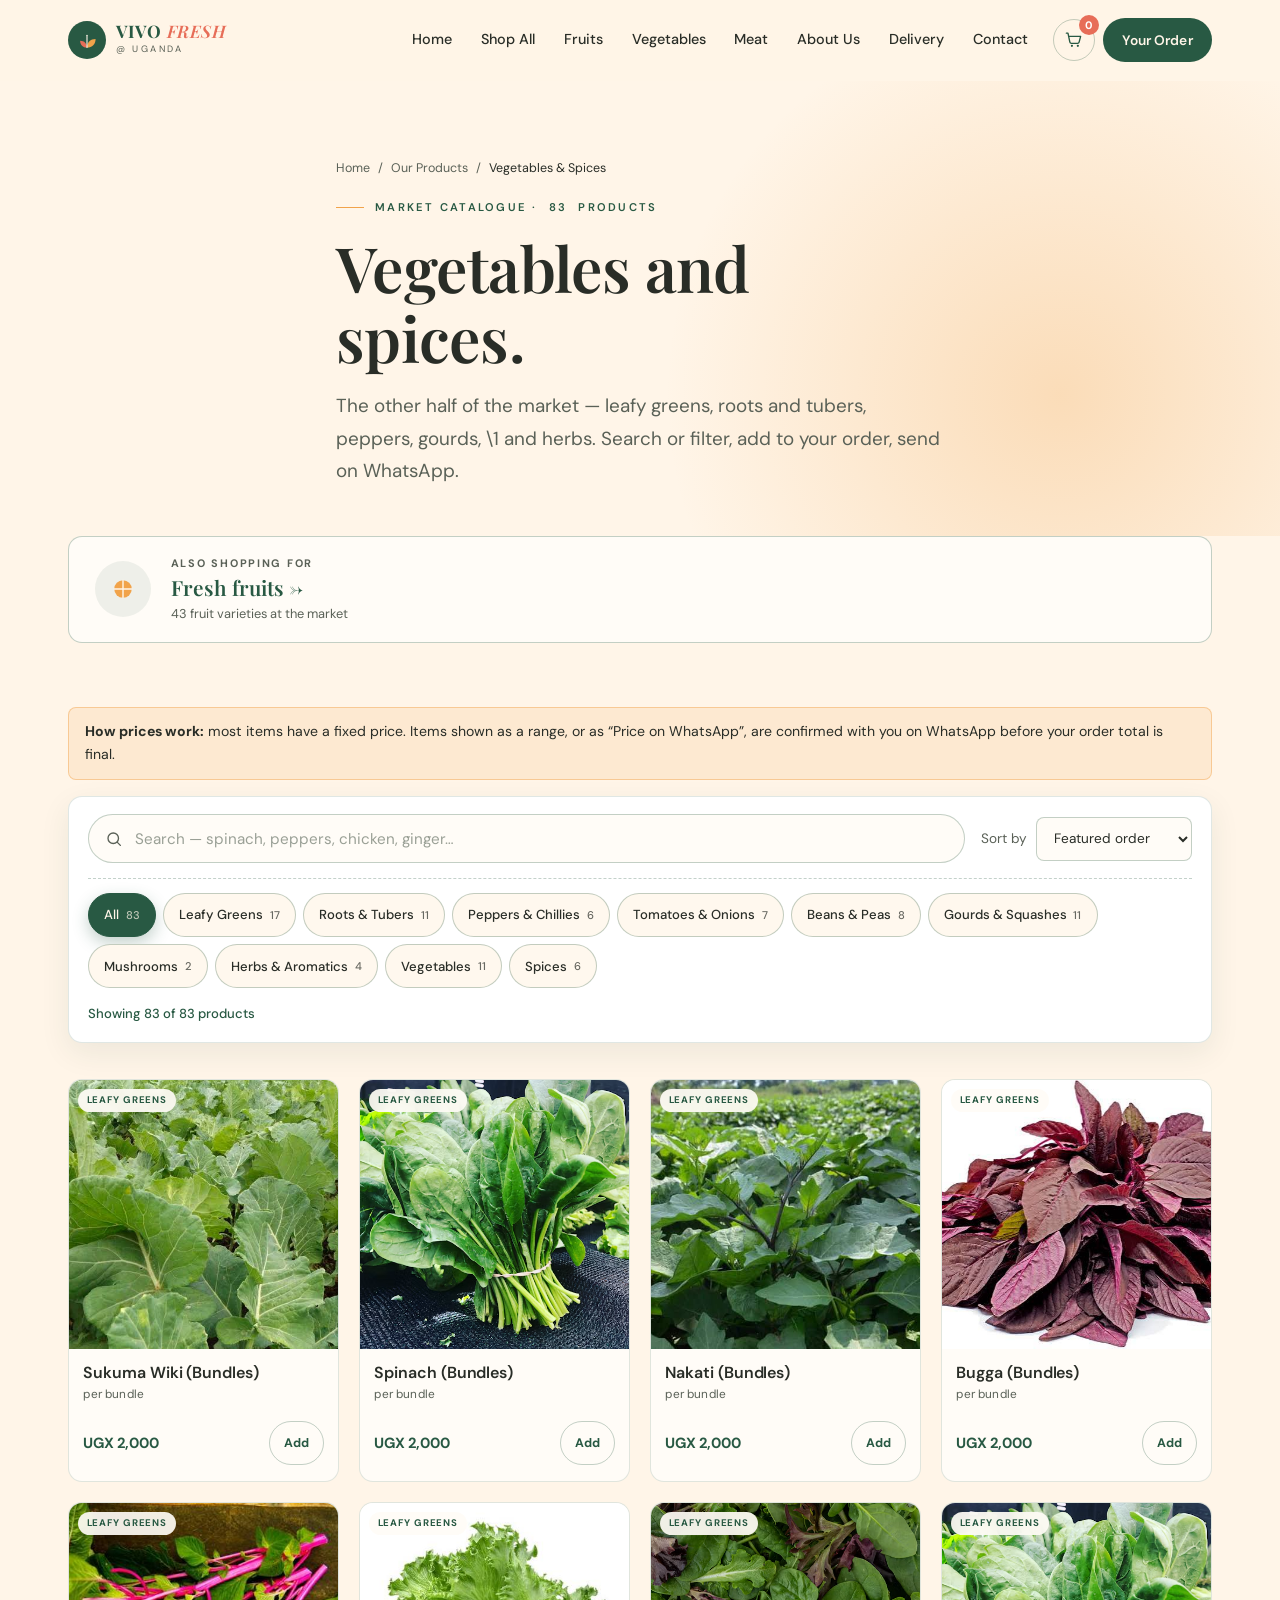
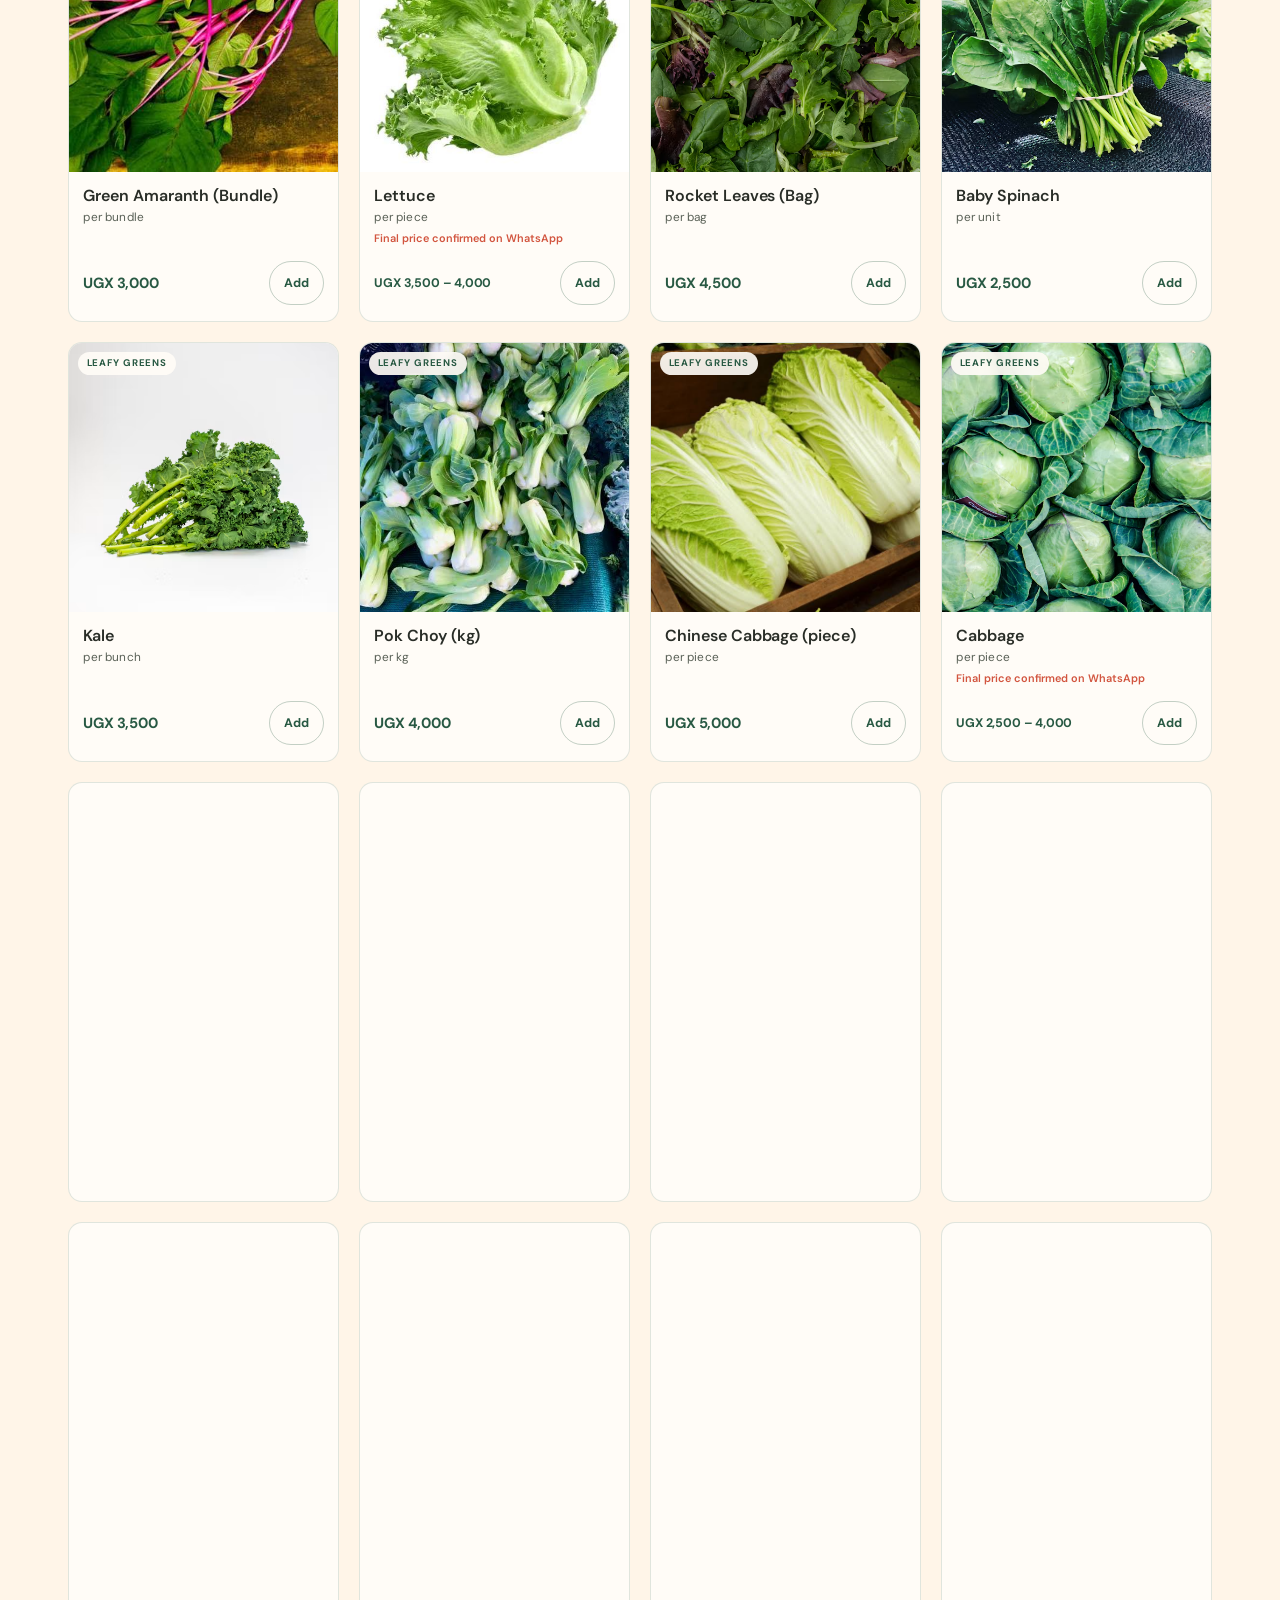
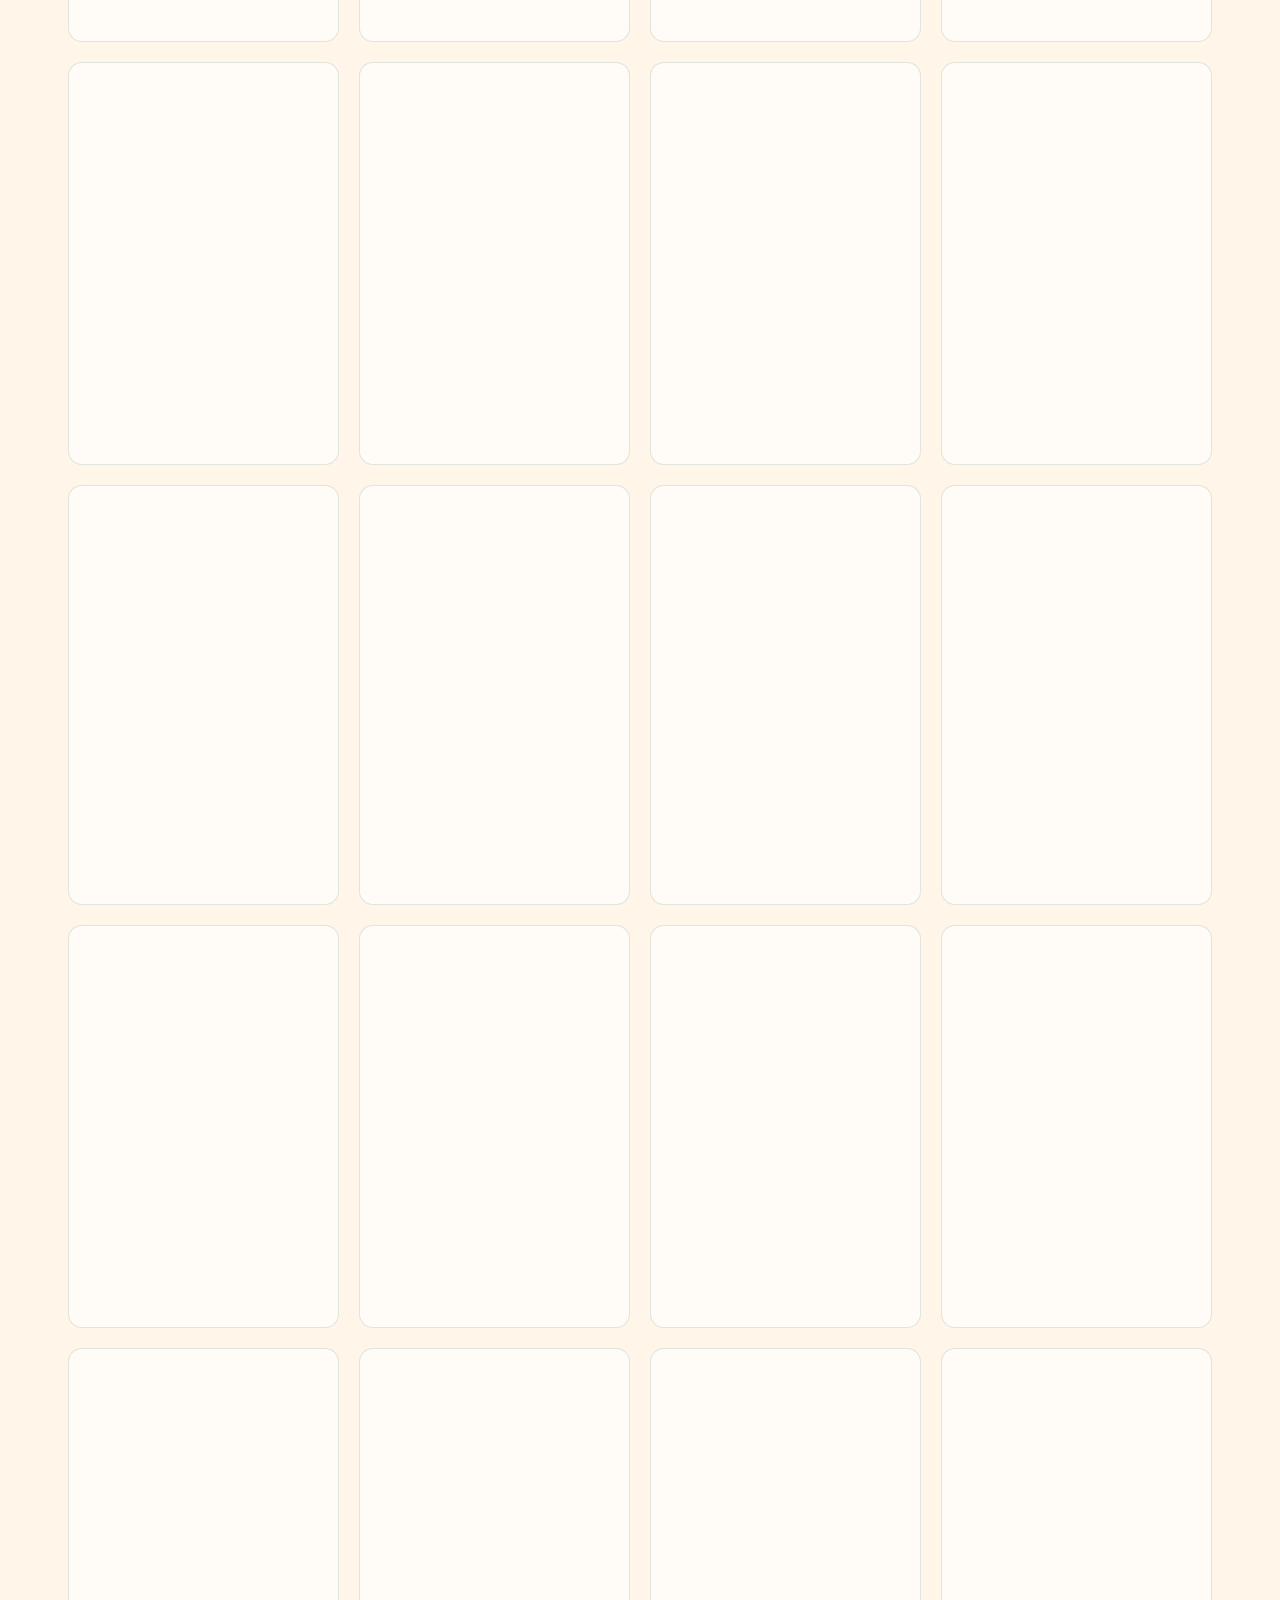
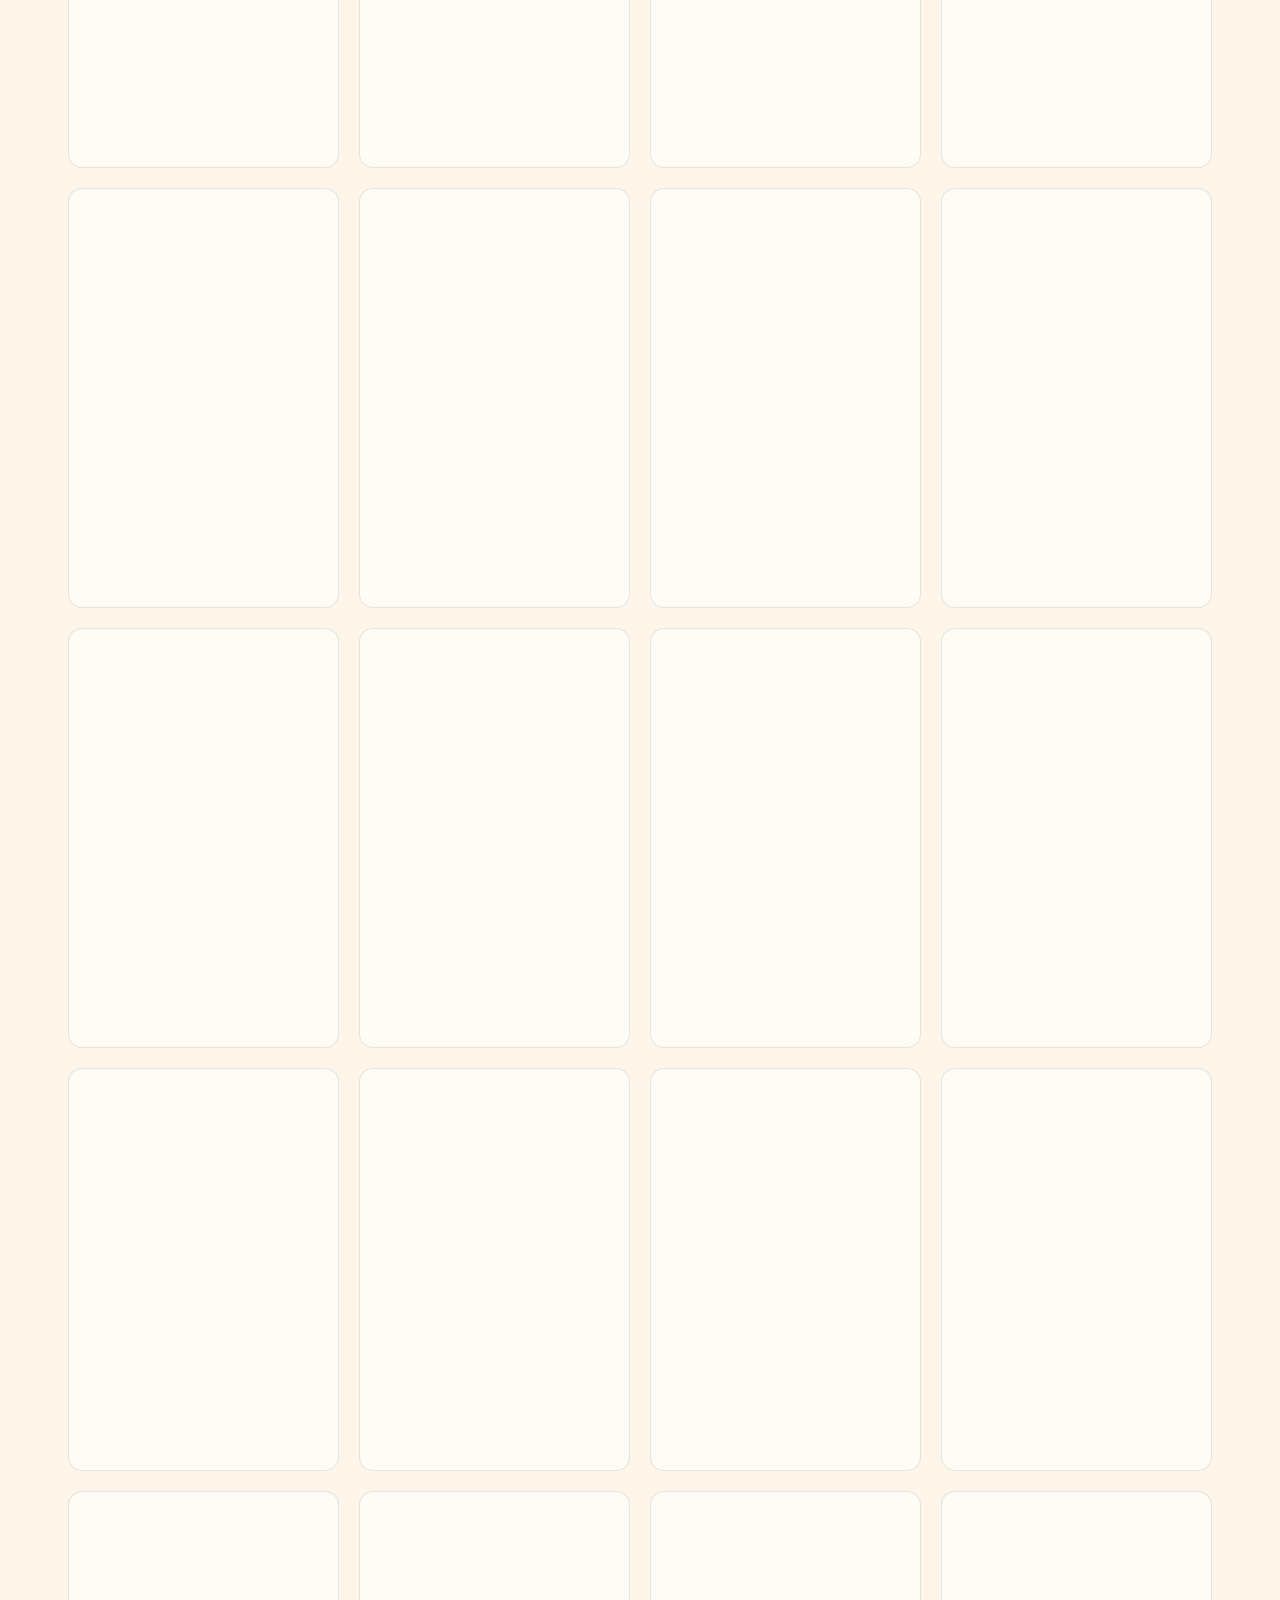
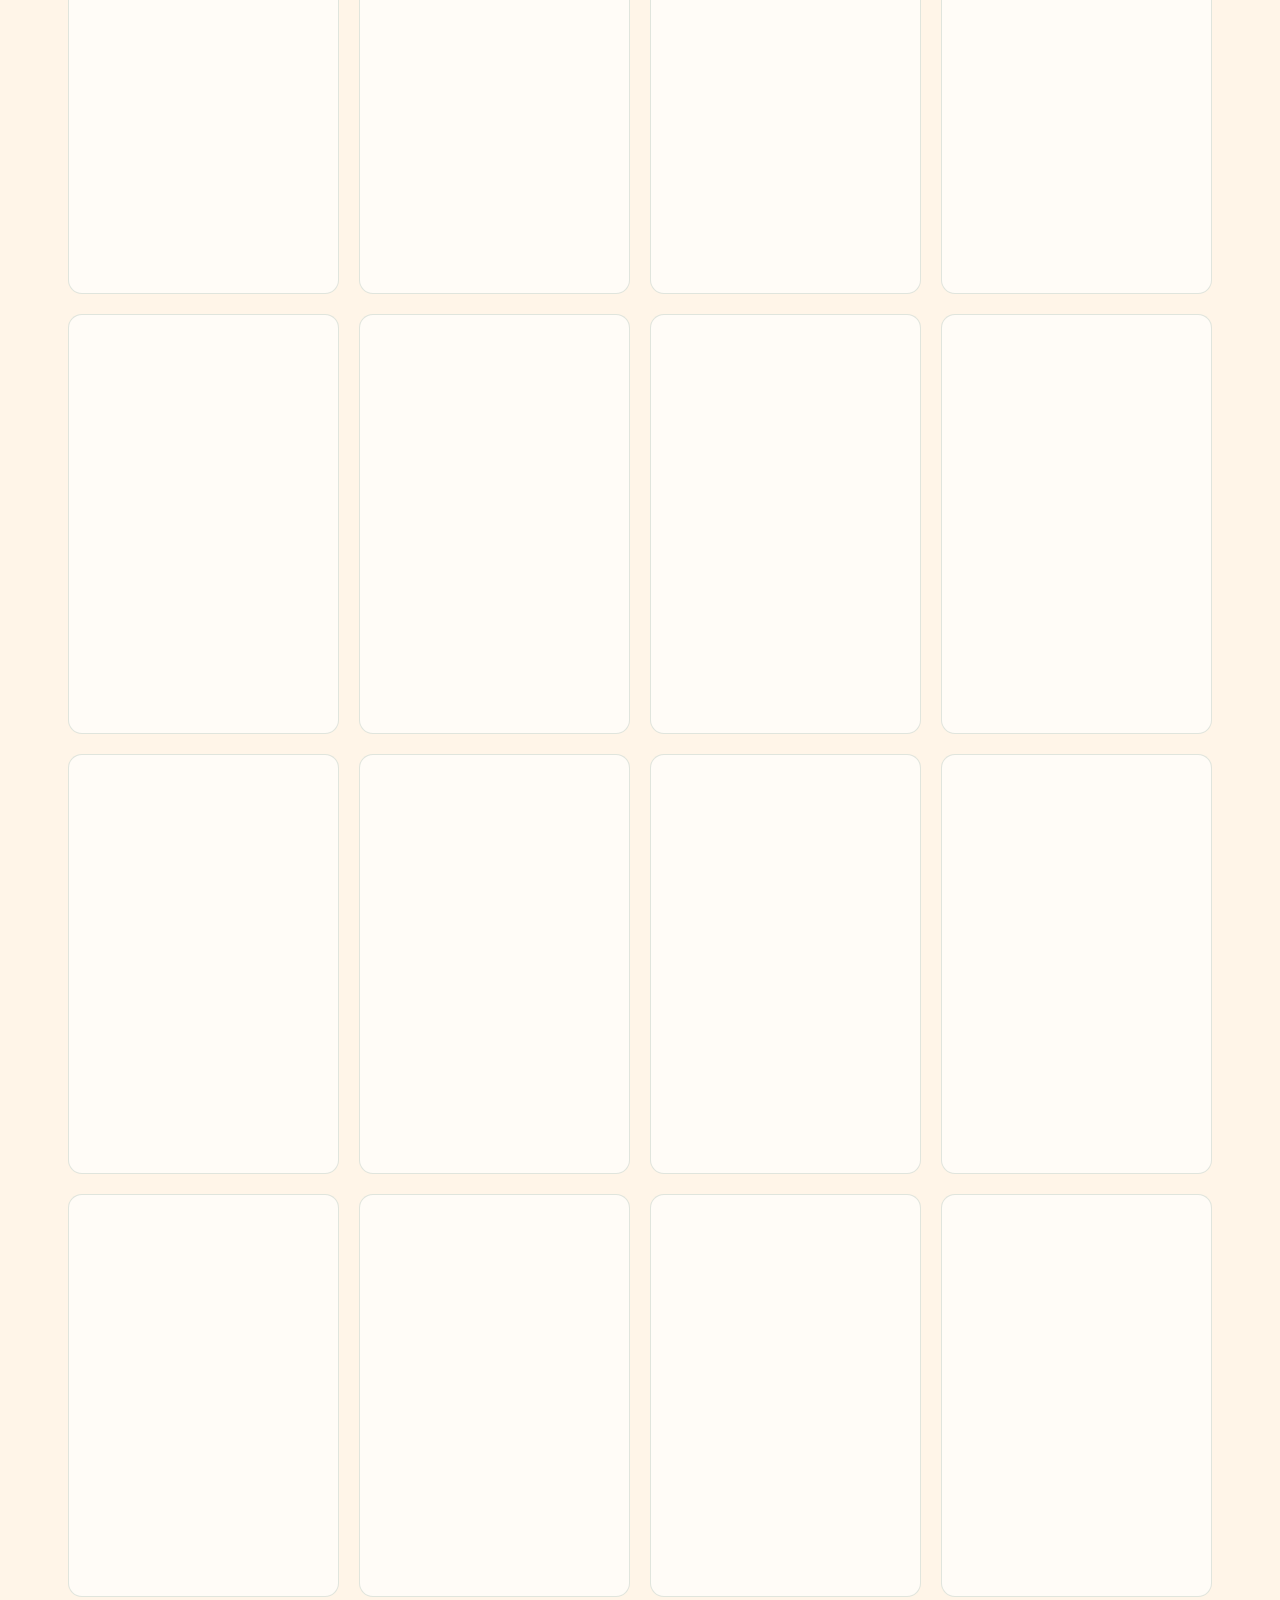
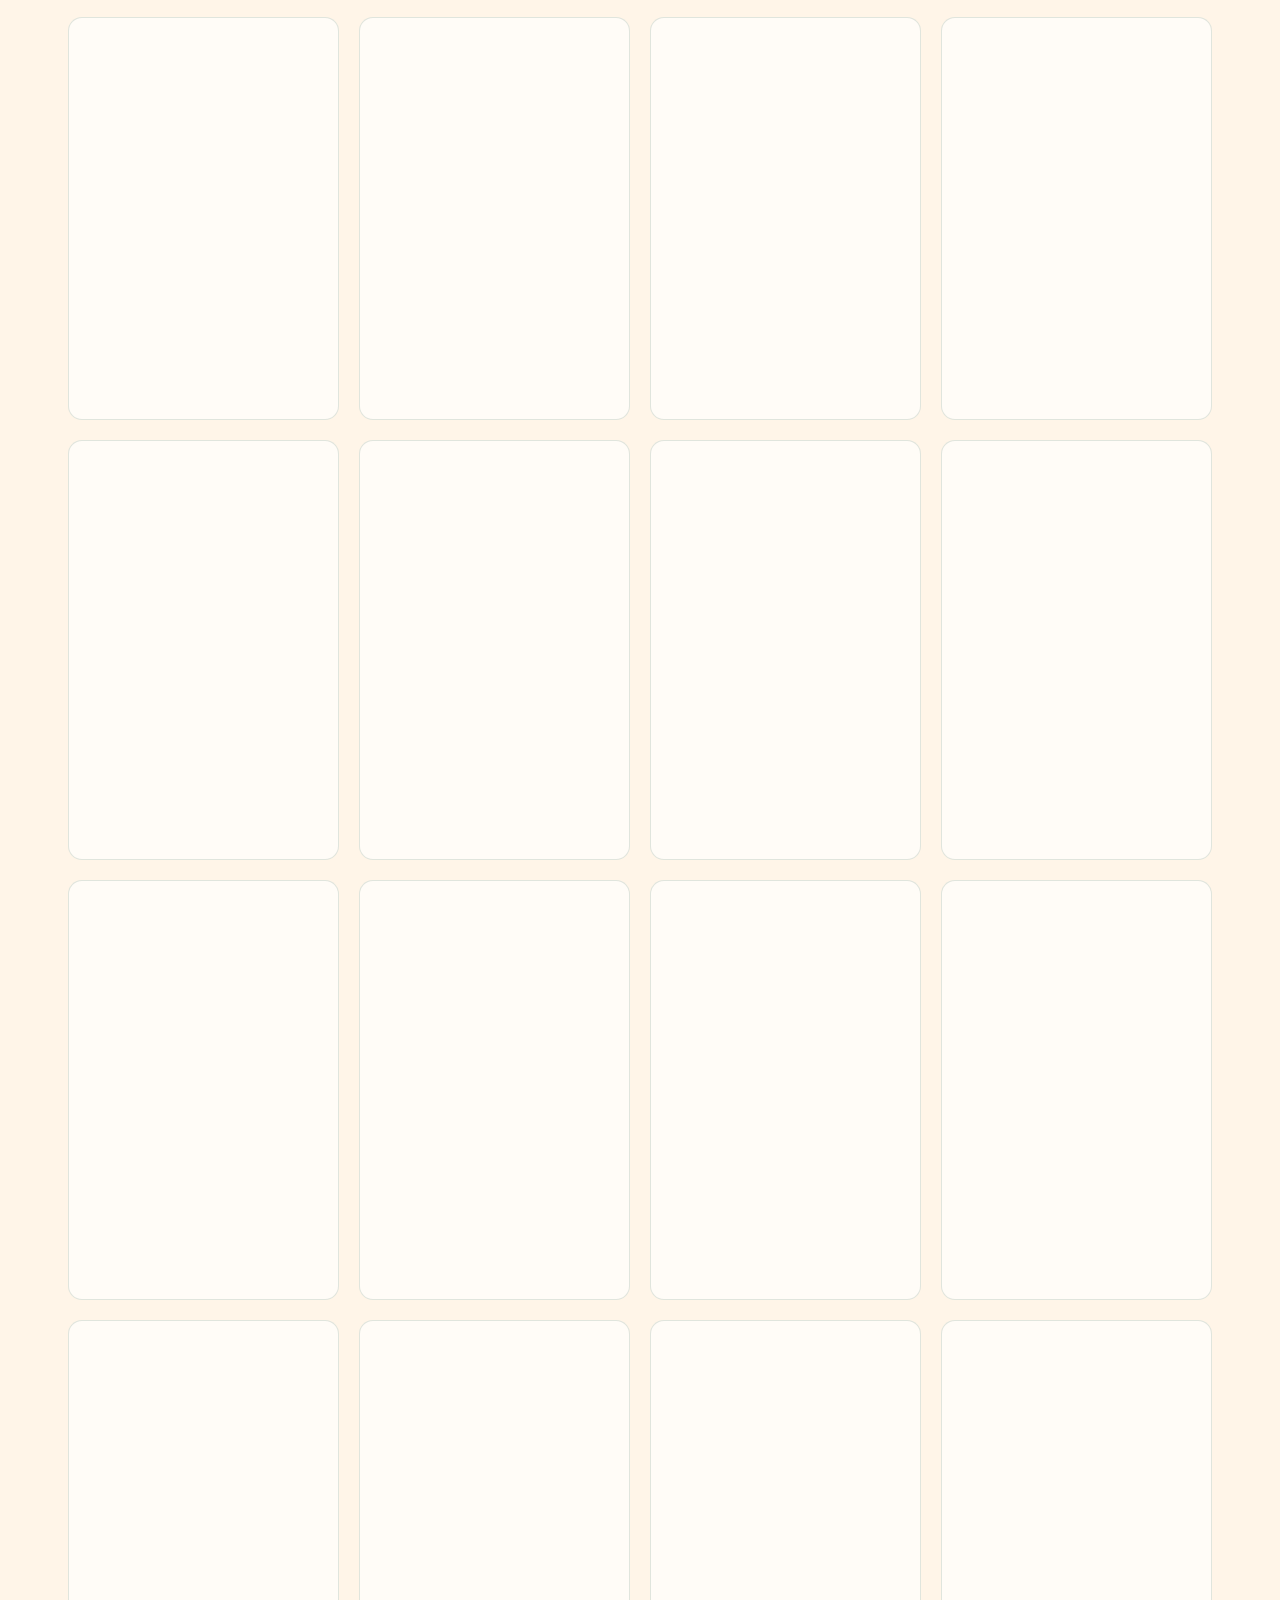
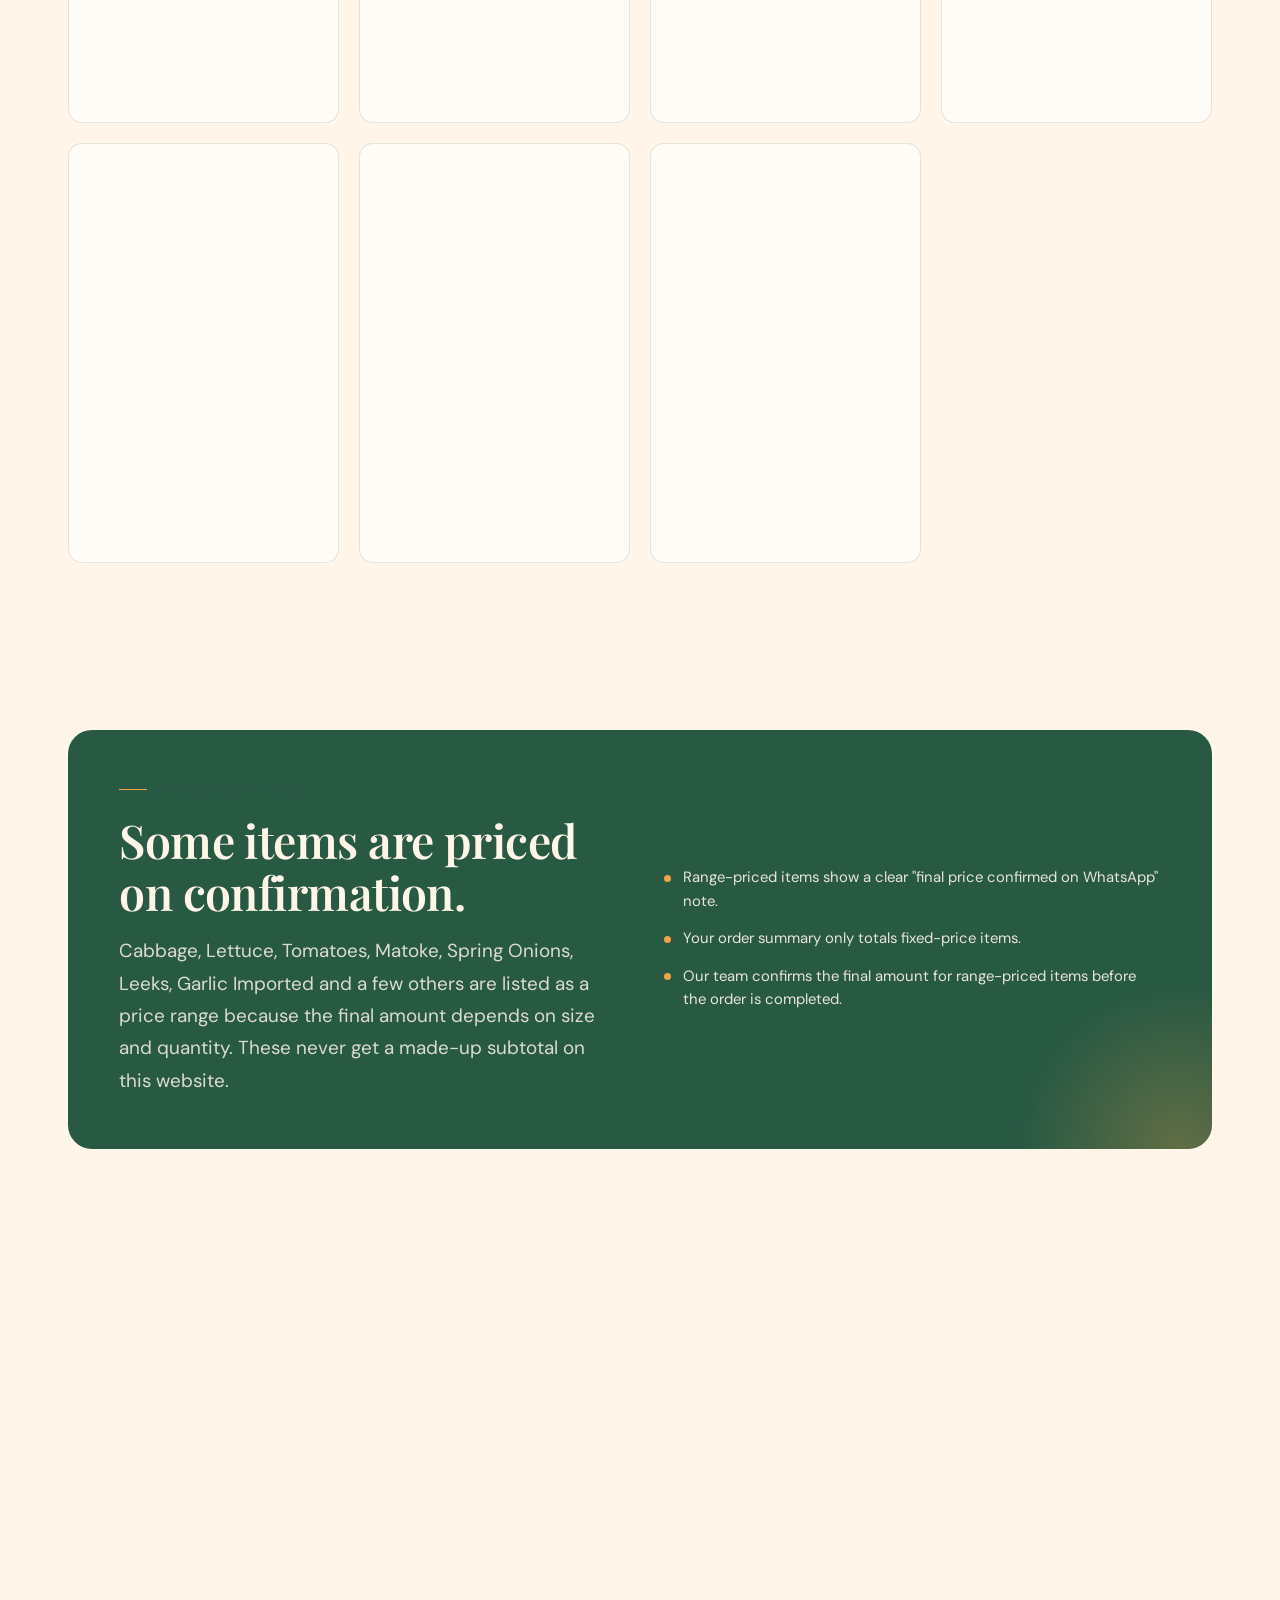
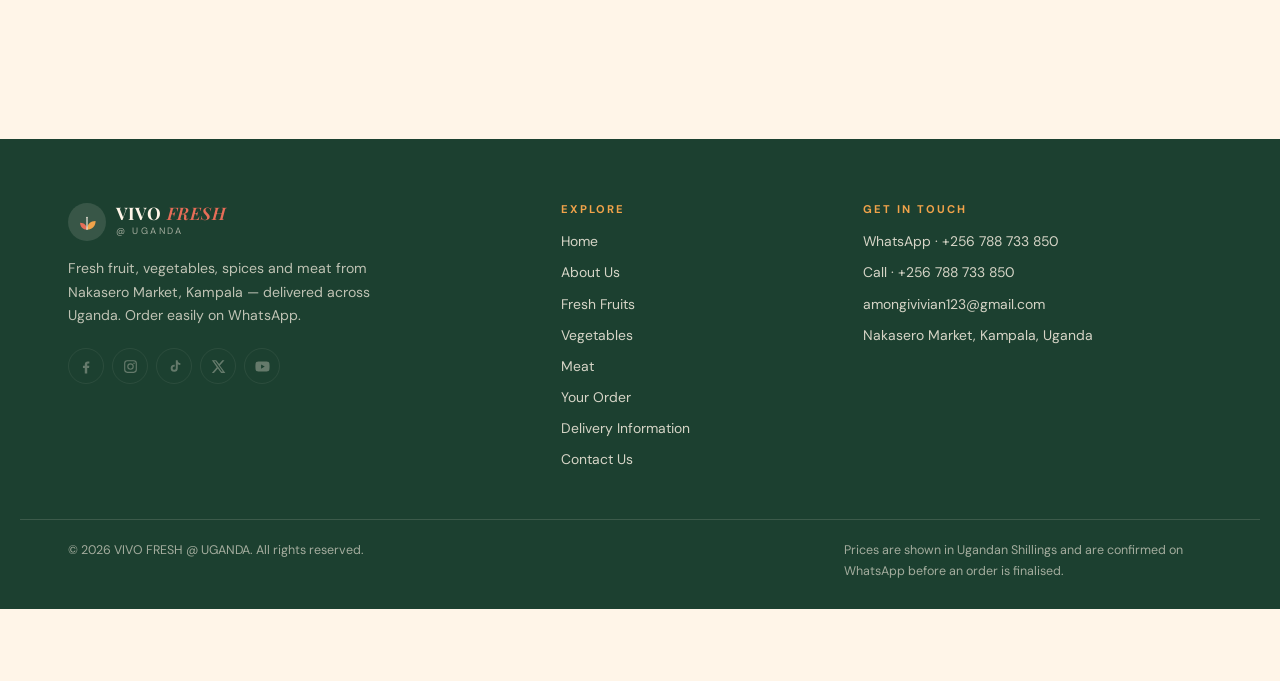
<file: vegetables.html>
<!DOCTYPE html>
<html lang="en" class="no-js">

<head>
    <meta charset="utf-8">
    <meta name="viewport" content="width=device-width, initial-scale=1">
    <title>Vegetables &amp; Spices — 83 Products | VIVO FRESH @ UGANDA</title>
    <meta name="description"
        content="Browse 83 vegetables and spices from VIVO FRESH @ UGANDA — leafy greens, roots, peppers, herbs and spices. Prices in UGX. Order on WhatsApp.">
    <link rel="canonical" href="https://vivofreshuganda.com/vegetables.html">
    <meta name="theme-color" content="#285943">

    <meta property="og:type" content="website">
    <meta property="og:site_name" content="VIVO FRESH @ UGANDA">
    <meta property="og:title" content="Vegetables &amp; Spices — VIVO FRESH @ UGANDA">
    <meta property="og:description"
        content="88 products from Nakasero Market, Kampala. Search, filter and order on WhatsApp.">
    <meta property="og:url" content="https://vivofreshuganda.com/vegetables.html">
    <meta name="twitter:card" content="summary_large_image">

    <link rel="icon"
        href="data:image/svg+xml,%3Csvg xmlns='http://www.w3.org/2000/svg' viewBox='0 0 64 64'%3E%3Crect width='64' height='64' rx='14' fill='%23285943'/%3E%3Cpath d='M32 48c0-13 9-22 22-22 0 13-9 22-22 22z' fill='%23F1A34A'/%3E%3Cpath d='M32 48c0-9.5-6.5-16-16-16 0 9.5 6.5 16 16 16z' fill='%23E76D58'/%3E%3C/svg%3E">

    <link rel="preconnect" href="https://fonts.googleapis.com">
    <link rel="preconnect" href="https://fonts.gstatic.com" crossorigin>
    <link
        href="https://fonts.googleapis.com/css2?family=DM+Sans:ital,opsz,wght@0,9..40,300;0,9..40,400;0,9..40,500;0,9..40,700;1,9..40,400&family=Playfair+Display:ital,wght@0,400;0,500;0,600;0,700;1,400;1,600&display=swap"
        rel="stylesheet">

    <link rel="stylesheet" href="css/style.css">
    <link rel="stylesheet" href="css/icons.css" />
    <link rel="stylesheet" href="css/responsive.css">
    <link rel="stylesheet" href="css/animations.css">
    <script>document.documentElement.classList.remove('no-js'); document.documentElement.classList.add('js');</script>
</head>

<body data-scope="veg">
    <a class="skip-link" href="#main">Skip to content</a>

    <header class="site-header" id="siteHeader">
        <div class="wrap header__inner">
            <a class="brand" href="index.html" aria-label="VIVO FRESH @ UGANDA — Home">
                <span class="brand__mark" aria-hidden="true">
                    <svg viewBox="0 0 32 32" fill="none">
                        <path d="M16 27c0-7.5 5-12.5 12.5-12.5C28.5 22 23.5 27 16 27Z" fill="#F1A34A" />
                        <path d="M16 27c0-6-4-10-10-10 0 6 4 10 10 10Z" fill="#E76D58" />
                        <path d="M16 27V9" stroke="#FFF5E8" stroke-width="1.6" stroke-linecap="round" />
                    </svg>
                </span>
                <span class="brand__text">
                    <span class="brand__name">VIVO <em>FRESH</em></span>
                    <span class="brand__sub">@ Uganda</span>
                </span>
            </a>

            <nav class="nav" id="primaryNav" aria-label="Primary navigation">
                <ul class="nav__list">
                    <li><a class="nav__link" href="index.html">Home</a></li>
                    <li><a class="nav__link" href="shop.html">Shop All</a></li>
                    <li><a class="nav__link" href="products.html">Fruits</a></li>
                    <li><a class="nav__link" href="vegetables.html">Vegetables</a></li>
                    <li><a class="nav__link" href="meat.html">Meat</a></li>
                    <li><a class="nav__link" href="about.html">About Us</a></li>
                    <li><a class="nav__link" href="delivery.html">Delivery</a></li>
                    <li><a class="nav__link" href="contact.html">Contact</a></li>
                </ul>
                <a class="btn btn--coral nav__cta" href="shop.html">Shop Now</a>
            </nav>

            <div class="header__actions">
                <a class="cart-link" href="cart.html" aria-label="View your order">
                    <svg viewBox="0 0 24 24" fill="none" aria-hidden="true">
                        <path d="M3 4h2l2.4 11.2a2 2 0 0 0 2 1.6h7.7a2 2 0 0 0 2-1.55L21 8H6" stroke="currentColor"
                            stroke-width="1.7" stroke-linecap="round" stroke-linejoin="round" />
                        <circle cx="10" cy="20" r="1.4" fill="currentColor" />
                        <circle cx="17.5" cy="20" r="1.4" fill="currentColor" />
                    </svg>
                    <span class="cart-link__count js-cart-count" data-count="0">0</span>
                </a>
                <a class="btn btn--primary btn--sm header__shop" href="cart.html">Your Order</a>
                <button class="nav-toggle" id="navToggle" type="button" aria-expanded="false" aria-controls="primaryNav"
                    aria-label="Open menu">
                    <span></span><span></span><span></span>
                </button>
            </div>
        </div>
    </header>

    <main id="main">

        <section class="page-hero">
            <div class="hero__glow" aria-hidden="true"></div>
            <div class="wrap page-hero__inner">
                <nav class="breadcrumb" aria-label="Breadcrumb">
                    <a href="index.html">Home</a> <span aria-hidden="true">/</span>
                    <a href="products.html">Our Products</a> <span aria-hidden="true">/</span>
                    <span aria-current="page">Vegetables &amp; Spices</span>
                </nav>
                <p class="eyebrow">Market catalogue · <span data-catalog-count="veg">83</span> products</p>
                <h1 class="h1">Vegetables and spices.</h1>
                <p class="lede">The other half of the market — leafy greens, roots and tubers, peppers, gourds,
                    \1 and herbs. Search or filter, add to your order, send on WhatsApp.</p>
            </div>
        </section>

        <!-- ====== CROSS-LINK TO FRUITS ====== -->
        <section class="section section--tight" style="padding-top:0;">
            <div class="wrap">
                <a class="sector-switch" href="products.html">
                    <span class="sector-switch__icon" aria-hidden="true">
                        <svg viewBox="0 0 32 32" fill="none">
                            <circle cx="16" cy="16" r="10" fill="#F1A34A" />
                            <path d="M16 6v20M6 16h20" stroke="#FFF5E8" stroke-width="1.6" stroke-linecap="round" />
                        </svg>
                    </span>
                    <span class="sector-switch__text">
                        <span class="sector-switch__eyebrow">Also shopping for</span>
                        <span class="sector-switch__title">Fresh fruits →</span>
                        <span class="sector-switch__sub"><span data-catalog-count="fruits">43</span> fruit varieties at
                            the market</span>
                    </span>
                </a>
            </div>
        </section>

        <section class="section" style="padding-top:0;">
            <div class="wrap">
                <p class="pricenote"><strong>How prices work:</strong> most items have a fixed price. Items shown as a
                    range, or as
                    &ldquo;Price on WhatsApp&rdquo;, are confirmed with you on WhatsApp before your order total is
                    final.</p>
                <div class="toolbar">
                    <div class="toolbar__search">
                        <svg viewBox="0 0 24 24" fill="none" aria-hidden="true">
                            <circle cx="11" cy="11" r="7" stroke="currentColor" stroke-width="1.8" />
                            <path d="m16.5 16.5 4 4" stroke="currentColor" stroke-width="1.8" stroke-linecap="round" />
                        </svg>
                        <input type="search" id="productSearch"
                            placeholder="Search — spinach, peppers, chicken, ginger…" aria-label="Search products"
                            autocomplete="off">
                        <button type="button" class="toolbar__clear" id="clearSearch" hidden
                            aria-label="Clear search">&times;</button>
                    </div>
                    <div class="chips" id="categoryChips" role="group" aria-label="Filter by category"></div>
                    <p class="toolbar__count" id="resultCount" aria-live="polite"></p>
                </div>

                <div class="pgrid" id="productGrid"></div>

                <div class="empty-state" id="emptyState" hidden>
                    <h3>No products match that search</h3>
                    <p>Try a different word, or clear the filters to see all <span data-catalog-count="veg">83</span>
                        products.</p>
                    <button type="button" class="btn btn--ghost"
                        onclick="document.getElementById('clearSearch').click();document.querySelector('.chip[data-cat=\'All\']').click();">Show
                        all products</button>
                </div>
            </div>
        </section>

        <section class="section section--tight">
            <div class="wrap">
                <div class="delivery-panel reveal">
                    <div>
                        <p class="eyebrow">About our prices</p>
                        <h2 class="h2">Some items are priced on confirmation.</h2>
                        <p class="lede" style="margin-top:1rem;">Cabbage, Lettuce, Tomatoes, Matoke, Spring Onions,
                            Leeks, Garlic Imported and a few others are listed as a price range because the final amount
                            depends on size and quantity. These never get a made-up subtotal on this website.</p>
                    </div>
                    <ul class="delivery-panel__list">
                        <li>Range-priced items show a clear "final price confirmed on WhatsApp" note.</li>
                        <li>Your order summary only totals fixed-price items.</li>
                        <li>Our team confirms the final amount for range-priced items before the order is completed.
                        </li>
                    </ul>
                </div>
            </div>
        </section>

        <section class="section section--tight">
            <div class="wrap">
                <div class="cta-banner reveal">
                    <h2 class="h2">Add fresh fruit too?</h2>
                    <p>Fruits and vegetables can go into the same WhatsApp order. Visit the fruit catalogue to complete
                        your shop.</p>
                    <div class="cta-banner__actions">
                        <a class="btn btn--light" href="products.html">Browse fresh fruits</a>
                        <a class="btn btn--ghost" href="cart.html"
                            style="border-color:rgba(255,255,255,.6);color:#fff;">Review your order</a>
                    </div>
                </div>
            </div>
        </section>

    </main>

    <footer class="site-footer">
        <div class="wrap footer__inner">
            <div class="footer__about">
                <a class="brand brand--footer" href="index.html" aria-label="VIVO FRESH @ UGANDA — Home">
                    <span class="brand__mark" aria-hidden="true">
                        <svg viewBox="0 0 32 32" fill="none">
                            <path d="M16 27c0-7.5 5-12.5 12.5-12.5C28.5 22 23.5 27 16 27Z" fill="#F1A34A" />
                            <path d="M16 27c0-6-4-10-10-10 0 6 4 10 10 10Z" fill="#E76D58" />
                            <path d="M16 27V9" stroke="#FFF5E8" stroke-width="1.6" stroke-linecap="round" />
                        </svg>
                    </span>
                    <span class="brand__text">
                        <span class="brand__name">VIVO <em>FRESH</em></span>
                        <span class="brand__sub">@ Uganda</span>
                    </span>
                </a>
                <p>Fresh fruit, vegetables, spices and meat from Nakasero Market, Kampala — delivered across Uganda.
                    Order easily on WhatsApp.</p>
                <div class="footer__social" data-social-list aria-label="Social media"></div>
            </div>

            <nav class="footer__col" aria-label="Footer navigation">
                <h3>Explore</h3>
                <ul>
                    <li><a href="index.html">Home</a></li>
                    <li><a href="about.html">About Us</a></li>
                    <li><a href="products.html">Fresh Fruits</a></li>
                    <li><a href="vegetables.html">Vegetables</a></li>
                    <li><a href="meat.html">Meat</a></li>
                    <li><a href="cart.html">Your Order</a></li>
                    <li><a href="delivery.html">Delivery Information</a></li>
                    <li><a href="contact.html">Contact Us</a></li>
                </ul>
            </nav>

            <div class="footer__col">
                <h3>Get in touch</h3>
                <ul>
                    <li><a href="https://wa.me/256788733850" target="_blank" rel="noopener noreferrer">WhatsApp · +256
                            788 733
                            850</a></li>
                    <li><a href="tel:+256788733850">Call · +256 788 733 850</a></li>
                    <li><a href="mailto:amongivivian123@gmail.com">amongivivian123@gmail.com</a></li>
                    <li>Nakasero Market, Kampala, Uganda</li>
                </ul>
            </div>
        </div>

        <div class="wrap footer__base">
            <p>© <span class="js-year">2025</span> VIVO FRESH @ UGANDA. All rights reserved.</p>
            <p class="footer__note">Prices are shown in Ugandan Shillings and are confirmed on WhatsApp before an order
                is finalised.</p>
        </div>
    </footer>

    <script src="js/config.js"></script>
    <script src="js/data/fruits.js"></script>
    <script src="js/data/vegetables.js"></script>
    <script src="js/data/meat.js"></script>
    <script src="js/main.js"></script>
    <script src="js/whatsapp.js"></script>
    <script src="js/cart.js"></script>
    <script src="js/products.js"></script>
</body>

</html>
</file>
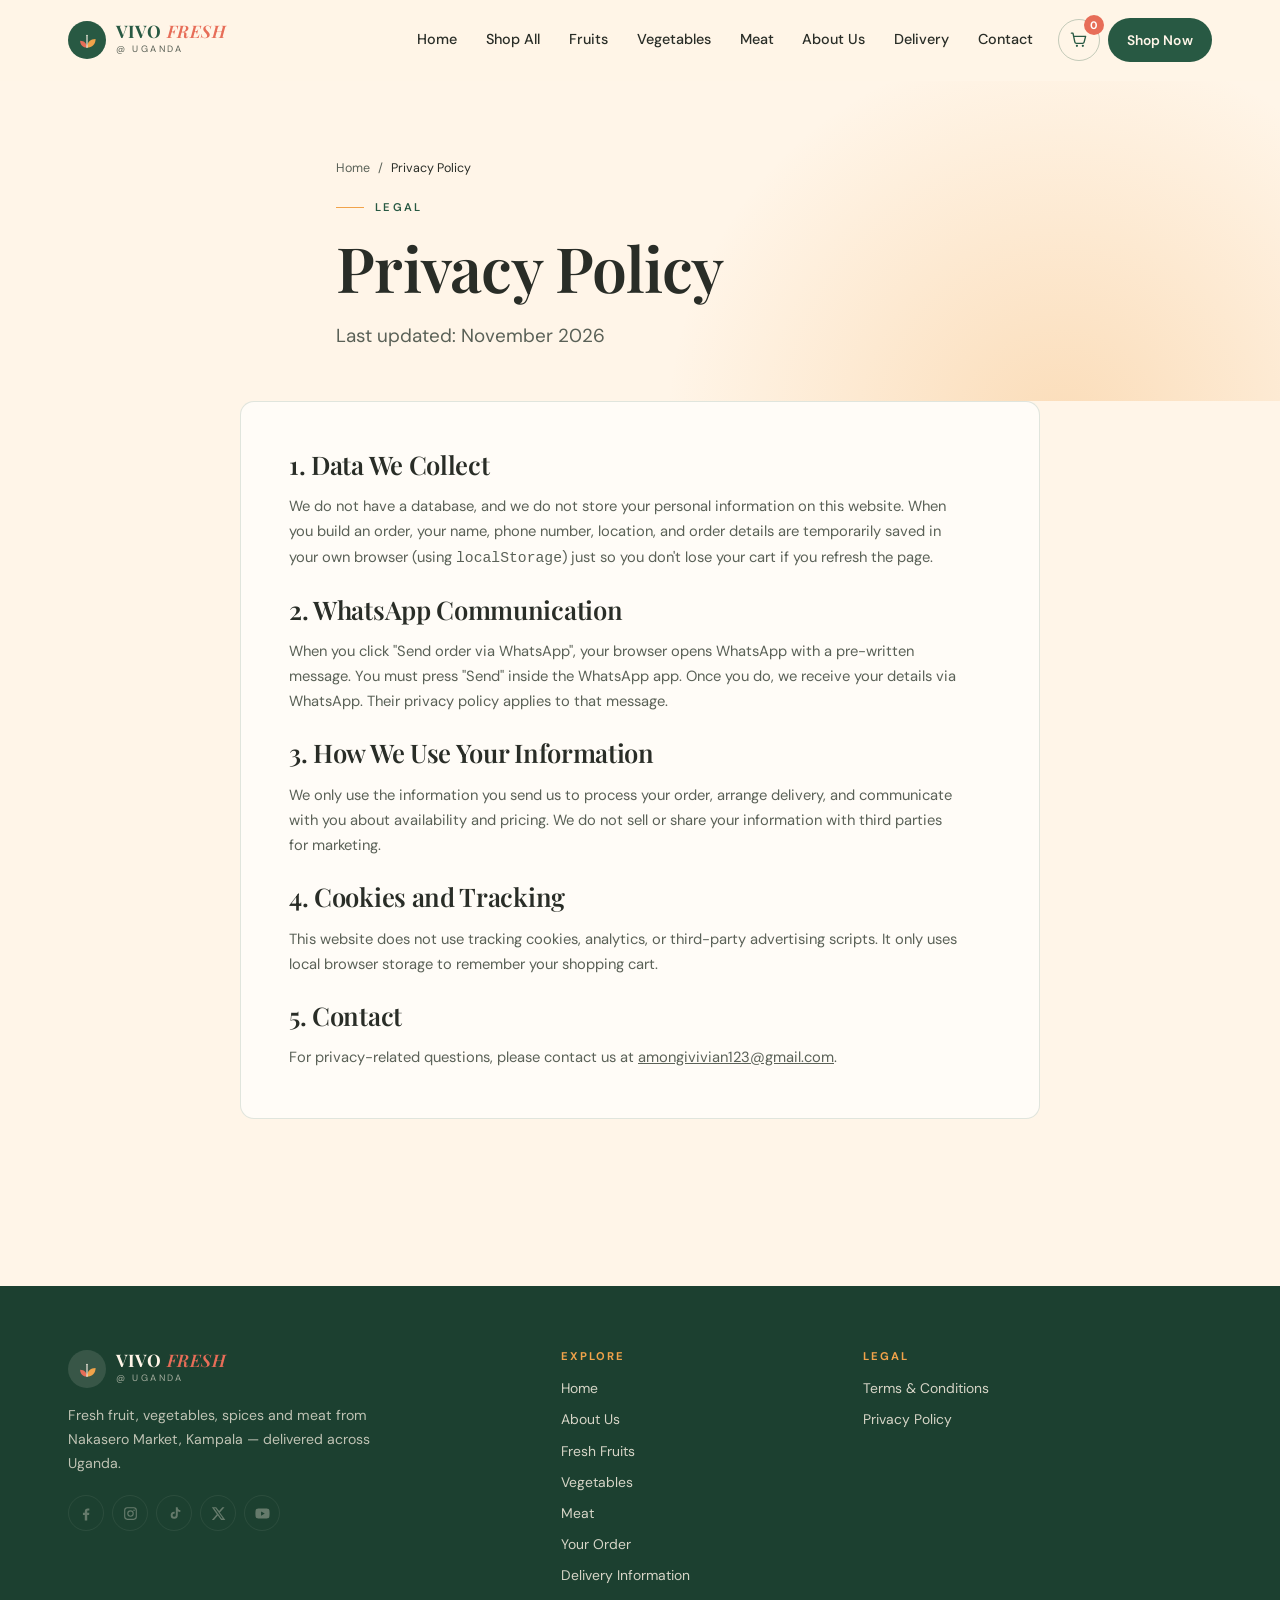
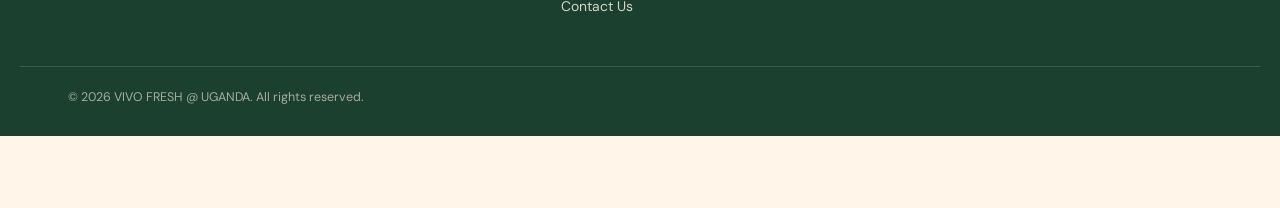
<file: legal/privacy.html>
<!doctype html>
<html lang="en" class="no-js">

<head>
    <meta charset="utf-8" />
    <meta name="viewport" content="width=device-width, initial-scale=1" />
    <title>Privacy Policy | VIVO FRESH @ UGANDA</title>
    <meta name="description" content="Privacy Policy for VIVO FRESH @ UGANDA." />
    <link rel="canonical" href="https://vivofreshuganda.com/legal/privacy.html" />
    <meta name="theme-color" content="#285943" />
    <link rel="icon"
        href="data:image/svg+xml,%3Csvg xmlns='http://www.w3.org/2000/svg' viewBox='0 0 64 64'%3E%3Crect width='64' height='64' rx='14' fill='%23285943'/%3E%3Cpath d='M32 48c0-13 9-22 22-22 0 13-9 22-22 22z' fill='%23F1A34A'/%3E%3Cpath d='M32 48c0-9.5-6.5-16-16-16 0 9.5 6.5 16 16 16z' fill='%23E76D58'/%3E%3C/svg%3E" />
    <link rel="preconnect" href="https://fonts.googleapis.com" />
    <link rel="preconnect" href="https://fonts.gstatic.com" crossorigin />
    <link
        href="https://fonts.googleapis.com/css2?family=DM+Sans:ital,opsz,wght@0,9..40,300;0,9..40,400;0,9..40,500;0,9..40,700;1,9..40,400&family=Playfair+Display:ital,wght@0,400;0,500;0,600;0,700;1,400;1,600&display=swap"
        rel="stylesheet" />

    <link rel="stylesheet" href="../css/style.css" />
    <link rel="stylesheet" href="../css/icons.css" />
    <link rel="stylesheet" href="../css/responsive.css" />
    <link rel="stylesheet" href="../css/animations.css" />
    <script>
        document.documentElement.classList.remove("no-js");
        document.documentElement.classList.add("js");
    </script>
</head>

<body>
    <a class="skip-link" href="#main">Skip to content</a>

    <header class="site-header" id="siteHeader">
        <div class="wrap header__inner">
            <a class="brand" href="../index.html" aria-label="VIVO FRESH @ UGANDA — Home">
                <span class="brand__mark" aria-hidden="true">
                    <svg viewBox="0 0 32 32" fill="none">
                        <path d="M16 27c0-7.5 5-12.5 12.5-12.5C28.5 22 23.5 27 16 27Z" fill="#F1A34A" />
                        <path d="M16 27c0-6-4-10-10-10 0 6 4 10 10 10Z" fill="#E76D58" />
                        <path d="M16 27V9" stroke="#FFF5E8" stroke-width="1.6" stroke-linecap="round" />
                    </svg>
                </span>
                <span class="brand__text">
                    <span class="brand__name">VIVO <em>FRESH</em></span>
                    <span class="brand__sub">@ Uganda</span>
                </span>
            </a>

            <nav class="nav" id="primaryNav" aria-label="Primary navigation">
                <ul class="nav__list">
                    <li><a class="nav__link" href="../index.html">Home</a></li>
                    <li><a class="nav__link" href="../shop.html">Shop All</a></li>
                    <li><a class="nav__link" href="../products.html">Fruits</a></li>
                    <li>
                        <a class="nav__link" href="../vegetables.html">Vegetables</a>
                    </li>
                    <li>
                        <a class="nav__link" href="../meat.html">Meat</a>
                    </li>
                    <li><a class="nav__link" href="../about.html">About Us</a></li>
                    <li><a class="nav__link" href="../delivery.html">Delivery</a></li>
                    <li><a class="nav__link" href="../contact.html">Contact</a></li>
                </ul>
                <a class="btn btn--coral nav__cta" href="../shop.html">Shop Now</a>
            </nav>

            <div class="header__actions">
                <a class="cart-link" href="../cart.html" aria-label="View your order">
                    <svg viewBox="0 0 24 24" fill="none" aria-hidden="true">
                        <path d="M3 4h2l2.4 11.2a2 2 0 0 0 2 1.6h7.7a2 2 0 0 0 2-1.55L21 8H6" stroke="currentColor"
                            stroke-width="1.7" stroke-linecap="round" stroke-linejoin="round" />
                        <circle cx="10" cy="20" r="1.4" fill="currentColor" />
                        <circle cx="17.5" cy="20" r="1.4" fill="currentColor" />
                    </svg>
                    <span class="cart-link__count js-cart-count" data-count="0">0</span>
                </a>
                <a class="btn btn--primary btn--sm header__shop" href="../shop.html">Shop Now</a>
                <button class="nav-toggle" id="navToggle" type="button" aria-expanded="false" aria-controls="primaryNav"
                    aria-label="Open menu">
                    <span></span><span></span><span></span>
                </button>
            </div>
        </div>
    </header>

    <main id="main">
        <section class="page-hero">
            <div class="hero__glow" aria-hidden="true"></div>
            <div class="wrap page-hero__inner">
                <nav class="breadcrumb" aria-label="Breadcrumb">
                    <a href="../index.html">Home</a> <span aria-hidden="true">/</span>
                    <span aria-current="page">Privacy Policy</span>
                </nav>
                <p class="eyebrow">Legal</p>
                <h1 class="h1">Privacy Policy</h1>
                <p class="lede">Last updated: November 2026</p>
            </div>
        </section>

        <section class="section" style="padding-top: 0">
            <div class="wrap">
                <div class="statement-card reveal" style="
              max-width: 800px;
              margin-inline: auto;
              padding: clamp(1.5rem, 4vw, 3rem);
            ">
                    <h2 class="h3" style="margin-bottom: 1rem">1. Data We Collect</h2>
                    <p class="body-text" style="margin-bottom: 1.5rem">
                        We do not have a database, and we do not store your personal
                        information on this website. When you build an order, your name,
                        phone number, location, and order details are temporarily saved in
                        your own browser (using <code>localStorage</code>) just so you
                        don't lose your cart if you refresh the page.
                    </p>

                    <h2 class="h3" style="margin-bottom: 1rem">
                        2. WhatsApp Communication
                    </h2>
                    <p class="body-text" style="margin-bottom: 1.5rem">
                        When you click "Send order via WhatsApp", your browser opens
                        WhatsApp with a pre-written message. You must press "Send" inside
                        the WhatsApp app. Once you do, we receive your details via
                        WhatsApp. Their privacy policy applies to that message.
                    </p>

                    <h2 class="h3" style="margin-bottom: 1rem">
                        3. How We Use Your Information
                    </h2>
                    <p class="body-text" style="margin-bottom: 1.5rem">
                        We only use the information you send us to process your order,
                        arrange delivery, and communicate with you about availability and
                        pricing. We do not sell or share your information with third
                        parties for marketing.
                    </p>

                    <h2 class="h3" style="margin-bottom: 1rem">
                        4. Cookies and Tracking
                    </h2>
                    <p class="body-text" style="margin-bottom: 1.5rem">
                        This website does not use tracking cookies, analytics, or
                        third-party advertising scripts. It only uses local browser
                        storage to remember your shopping cart.
                    </p>

                    <h2 class="h3" style="margin-bottom: 1rem">5. Contact</h2>
                    <p class="body-text">
                        For privacy-related questions, please contact us at
                        <a href="mailto:amongivivian123@gmail.com">amongivivian123@gmail.com</a>.
                    </p>
                </div>
            </div>
        </section>
    </main>

    <footer class="site-footer">
        <div class="wrap footer__inner">
            <div class="footer__about">
                <a class="brand brand--footer" href="../index.html" aria-label="VIVO FRESH @ UGANDA — Home">
                    <span class="brand__mark" aria-hidden="true">
                        <svg viewBox="0 0 32 32" fill="none">
                            <path d="M16 27c0-7.5 5-12.5 12.5-12.5C28.5 22 23.5 27 16 27Z" fill="#F1A34A" />
                            <path d="M16 27c0-6-4-10-10-10 0 6 4 10 10 10Z" fill="#E76D58" />
                            <path d="M16 27V9" stroke="#FFF5E8" stroke-width="1.6" stroke-linecap="round" />
                        </svg>
                    </span>
                    <span class="brand__text">
                        <span class="brand__name">VIVO <em>FRESH</em></span>
                        <span class="brand__sub">@ Uganda</span>
                    </span>
                </a>
                <p>
                    Fresh fruit, vegetables, spices and meat from Nakasero Market,
                    Kampala — delivered across Uganda.
                </p>
                <div class="footer__social" data-social-list aria-label="Social media"></div>
            </div>

            <nav class="footer__col" aria-label="Footer navigation">
                <h3>Explore</h3>
                <ul>
                    <li><a href="../index.html">Home</a></li>
                    <li><a href="../about.html">About Us</a></li>
                    <li><a href="../products.html">Fresh Fruits</a></li>
                    <li><a href="../vegetables.html">Vegetables</a></li>
                    <li><a href="../meat.html">Meat</a></li>
                    <li><a href="../cart.html">Your Order</a></li>
                    <li><a href="../delivery.html">Delivery Information</a></li>
                    <li><a href="../contact.html">Contact Us</a></li>
                </ul>
            </nav>

            <div class="footer__col">
                <h3>Legal</h3>
                <ul>
                    <li><a href="terms.html">Terms &amp; Conditions</a></li>
                    <li><a href="privacy.html">Privacy Policy</a></li>
                </ul>
            </div>
        </div>

        <div class="wrap footer__base">
            <p>
                © <span class="js-year">2025</span> VIVO FRESH @ UGANDA. All rights
                reserved.
            </p>
        </div>
    </footer>

    <script src="../js/config.js"></script>
    <script src="../js/main.js"></script>
</body>

</html>
</file>
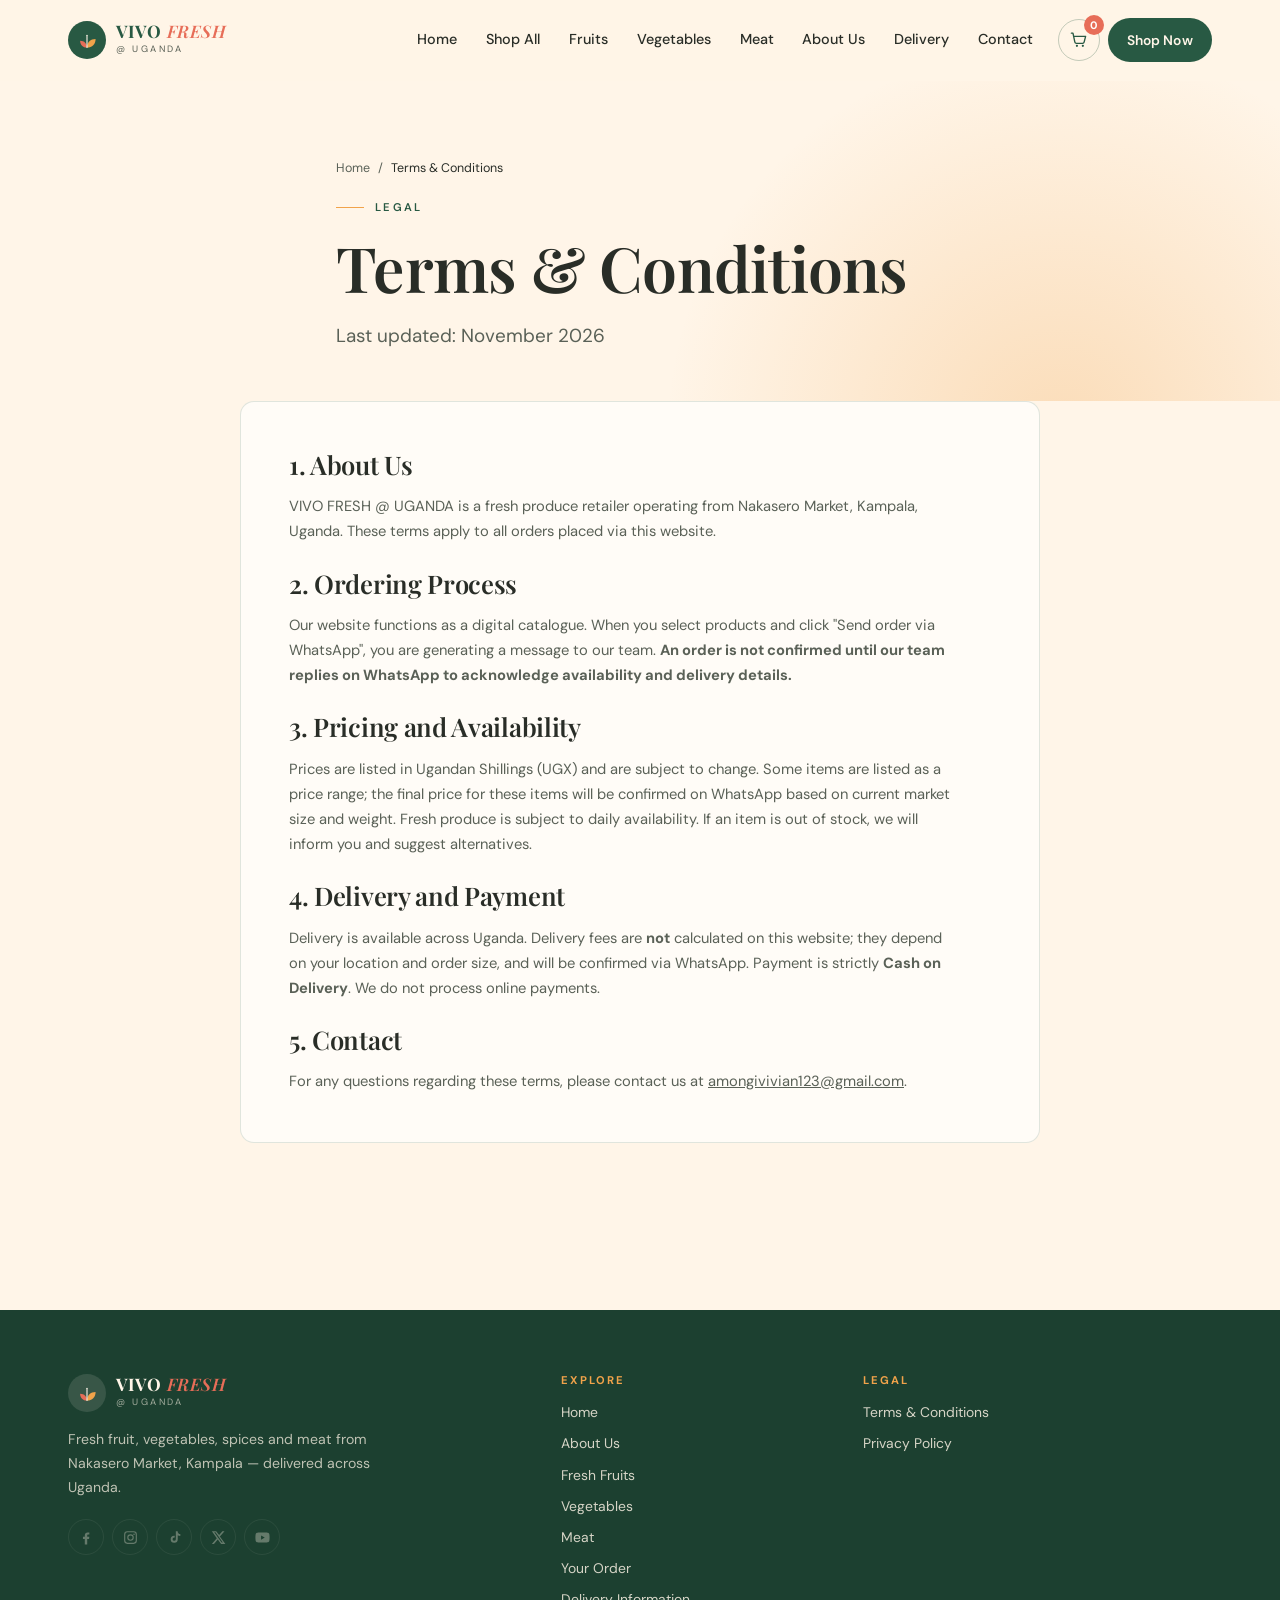
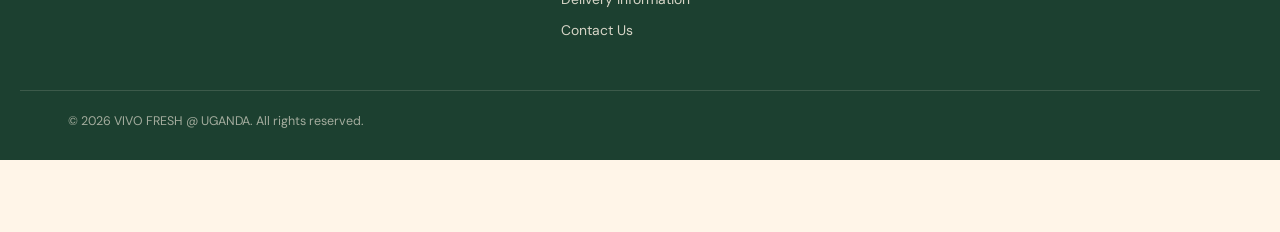
<file: legal/terms.html>
<!DOCTYPE html>
<html lang="en" class="no-js">

<head>
    <meta charset="utf-8">
    <meta name="viewport" content="width=device-width, initial-scale=1">
    <title>Terms &amp; Conditions | VIVO FRESH @ UGANDA</title>
    <meta name="description" content="Terms and Conditions for ordering fresh produce from VIVO FRESH @ UGANDA.">
    <link rel="canonical" href="https://vivofreshuganda.com/legal/terms.html">
    <meta name="theme-color" content="#285943">
    <link rel="icon"
        href="data:image/svg+xml,%3Csvg xmlns='http://www.w3.org/2000/svg' viewBox='0 0 64 64'%3E%3Crect width='64' height='64' rx='14' fill='%23285943'/%3E%3Cpath d='M32 48c0-13 9-22 22-22 0 13-9 22-22 22z' fill='%23F1A34A'/%3E%3Cpath d='M32 48c0-9.5-6.5-16-16-16 0 9.5 6.5 16 16 16z' fill='%23E76D58'/%3E%3C/svg%3E">
    <link rel="preconnect" href="https://fonts.googleapis.com">
    <link rel="preconnect" href="https://fonts.gstatic.com" crossorigin>
    <link
        href="https://fonts.googleapis.com/css2?family=DM+Sans:ital,opsz,wght@0,9..40,300;0,9..40,400;0,9..40,500;0,9..40,700;1,9..40,400&family=Playfair+Display:ital,wght@0,400;0,500;0,600;0,700;1,400;1,600&display=swap"
        rel="stylesheet">

    <!-- Note the ../ because we are in a subfolder -->
    <link rel="stylesheet" href="../css/style.css">
    <link rel="stylesheet" href="../css/icons.css" />
    <link rel="stylesheet" href="../css/responsive.css">
    <link rel="stylesheet" href="../css/animations.css">
    <script>document.documentElement.classList.remove('no-js'); document.documentElement.classList.add('js');</script>
</head>

<body>
    <a class="skip-link" href="#main">Skip to content</a>

    <header class="site-header" id="siteHeader">
        <div class="wrap header__inner">
            <a class="brand" href="../index.html" aria-label="VIVO FRESH @ UGANDA — Home">
                <span class="brand__mark" aria-hidden="true">
                    <svg viewBox="0 0 32 32" fill="none">
                        <path d="M16 27c0-7.5 5-12.5 12.5-12.5C28.5 22 23.5 27 16 27Z" fill="#F1A34A" />
                        <path d="M16 27c0-6-4-10-10-10 0 6 4 10 10 10Z" fill="#E76D58" />
                        <path d="M16 27V9" stroke="#FFF5E8" stroke-width="1.6" stroke-linecap="round" />
                    </svg>
                </span>
                <span class="brand__text">
                    <span class="brand__name">VIVO <em>FRESH</em></span>
                    <span class="brand__sub">@ Uganda</span>
                </span>
            </a>

            <nav class="nav" id="primaryNav" aria-label="Primary navigation">
                <ul class="nav__list">
                    <li><a class="nav__link" href="../index.html">Home</a></li>
                    <li><a class="nav__link" href="../shop.html">Shop All</a></li>
                    <li><a class="nav__link" href="../products.html">Fruits</a></li>
                    <li><a class="nav__link" href="../vegetables.html">Vegetables</a></li>
                    <li><a class="nav__link" href="../meat.html">Meat</a></li>
                    <li><a class="nav__link" href="../about.html">About Us</a></li>
                    <li><a class="nav__link" href="../delivery.html">Delivery</a></li>
                    <li><a class="nav__link" href="../contact.html">Contact</a></li>
                </ul>
                <a class="btn btn--coral nav__cta" href="../shop.html">Shop Now</a>
            </nav>

            <div class="header__actions">
                <a class="cart-link" href="../cart.html" aria-label="View your order">
                    <svg viewBox="0 0 24 24" fill="none" aria-hidden="true">
                        <path d="M3 4h2l2.4 11.2a2 2 0 0 0 2 1.6h7.7a2 2 0 0 0 2-1.55L21 8H6" stroke="currentColor"
                            stroke-width="1.7" stroke-linecap="round" stroke-linejoin="round" />
                        <circle cx="10" cy="20" r="1.4" fill="currentColor" />
                        <circle cx="17.5" cy="20" r="1.4" fill="currentColor" />
                    </svg>
                    <span class="cart-link__count js-cart-count" data-count="0">0</span>
                </a>
                <a class="btn btn--primary btn--sm header__shop" href="../shop.html">Shop Now</a>
                <button class="nav-toggle" id="navToggle" type="button" aria-expanded="false" aria-controls="primaryNav"
                    aria-label="Open menu">
                    <span></span><span></span><span></span>
                </button>
            </div>
        </div>
    </header>

    <main id="main">
        <section class="page-hero">
            <div class="hero__glow" aria-hidden="true"></div>
            <div class="wrap page-hero__inner">
                <nav class="breadcrumb" aria-label="Breadcrumb">
                    <a href="../index.html">Home</a> <span aria-hidden="true">/</span> <span aria-current="page">Terms
                        &amp; Conditions</span>
                </nav>
                <p class="eyebrow">Legal</p>
                <h1 class="h1">Terms &amp; Conditions</h1>
                <p class="lede">Last updated: November 2026</p>
            </div>
        </section>

        <section class="section" style="padding-top: 0;">
            <div class="wrap">
                <div class="statement-card reveal"
                    style="max-width: 800px; margin-inline: auto; padding: clamp(1.5rem, 4vw, 3rem);">
                    <h2 class="h3" style="margin-bottom: 1rem;">1. About Us</h2>
                    <p class="body-text" style="margin-bottom: 1.5rem;">VIVO FRESH @ UGANDA is a fresh produce retailer
                        operating from Nakasero Market, Kampala, Uganda. These terms apply to all orders placed via this
                        website.</p>

                    <h2 class="h3" style="margin-bottom: 1rem;">2. Ordering Process</h2>
                    <p class="body-text" style="margin-bottom: 1.5rem;">Our website functions as a digital catalogue.
                        When you select products and click "Send order via WhatsApp", you are generating a message to
                        our team. <strong>An order is not confirmed until our team replies on WhatsApp to acknowledge
                            availability and delivery details.</strong></p>

                    <h2 class="h3" style="margin-bottom: 1rem;">3. Pricing and Availability</h2>
                    <p class="body-text" style="margin-bottom: 1.5rem;">Prices are listed in Ugandan Shillings (UGX) and
                        are subject to change. Some items are listed as a price range; the final price for these items
                        will be confirmed on WhatsApp based on current market size and weight. Fresh produce is subject
                        to daily availability. If an item is out of stock, we will inform you and suggest alternatives.
                    </p>

                    <h2 class="h3" style="margin-bottom: 1rem;">4. Delivery and Payment</h2>
                    <p class="body-text" style="margin-bottom: 1.5rem;">Delivery is available across Uganda. Delivery
                        fees are <strong>not</strong> calculated on this website; they depend on your location and order
                        size, and will be confirmed via WhatsApp. Payment is strictly <strong>Cash on Delivery</strong>.
                        We do not process online payments.</p>

                    <h2 class="h3" style="margin-bottom: 1rem;">5. Contact</h2>
                    <p class="body-text">For any questions regarding these terms, please contact us at <a
                            href="mailto:amongivivian123@gmail.com">amongivivian123@gmail.com</a>.</p>
                </div>
            </div>
        </section>
    </main>

    <footer class="site-footer">
        <div class="wrap footer__inner">
            <div class="footer__about">
                <a class="brand brand--footer" href="../index.html" aria-label="VIVO FRESH @ UGANDA — Home">
                    <span class="brand__mark" aria-hidden="true">
                        <svg viewBox="0 0 32 32" fill="none">
                            <path d="M16 27c0-7.5 5-12.5 12.5-12.5C28.5 22 23.5 27 16 27Z" fill="#F1A34A" />
                            <path d="M16 27c0-6-4-10-10-10 0 6 4 10 10 10Z" fill="#E76D58" />
                            <path d="M16 27V9" stroke="#FFF5E8" stroke-width="1.6" stroke-linecap="round" />
                        </svg>
                    </span>
                    <span class="brand__text">
                        <span class="brand__name">VIVO <em>FRESH</em></span>
                        <span class="brand__sub">@ Uganda</span>
                    </span>
                </a>
                <p>Fresh fruit, vegetables, spices and meat from Nakasero Market, Kampala — delivered across Uganda.</p>
                <div class="footer__social" data-social-list aria-label="Social media"></div>
            </div>

            <nav class="footer__col" aria-label="Footer navigation">
                <h3>Explore</h3>
                <ul>
                    <li><a href="../index.html">Home</a></li>
                    <li><a href="../about.html">About Us</a></li>
                    <li><a href="../products.html">Fresh Fruits</a></li>
                    <li><a href="../vegetables.html">Vegetables</a></li>
                    <li><a href="../meat.html">Meat</a></li>
                    <li><a href="../cart.html">Your Order</a></li>
                    <li><a href="../delivery.html">Delivery Information</a></li>
                    <li><a href="../contact.html">Contact Us</a></li>
                </ul>
            </nav>

            <div class="footer__col">
                <h3>Legal</h3>
                <ul>
                    <li><a href="terms.html">Terms &amp; Conditions</a></li>
                    <li><a href="privacy.html">Privacy Policy</a></li>
                </ul>
            </div>
        </div>

        <div class="wrap footer__base">
            <p>© <span class="js-year">2025</span> VIVO FRESH @ UGANDA. All rights reserved.</p>
        </div>
    </footer>

    <!-- Adjusted paths for subfolder -->
    <script src="../js/config.js"></script>
    <script src="../js/main.js"></script>
</body>

</html>
</file>
<file: css/style.css>
/* ============================================================
   VIVO FRESH @ UGANDA — CORE STYLES
   ============================================================ */

/* ---------- Tokens ---------- */
:root {
  --green: #285943;
  --green-deep: #1c4030;
  --green-soft: #3c7a5c;
  --gold: #f1a34a;
  --gold-soft: #f7c98b;
  --coral: #e76d58;
  --coral-deep: #d2553f;
  --cream: #fff5e8;
  --cream-deep: #f6e7d2;
  --charcoal: #292d27;
  --muted: #5a6157;
  --white: #fffcf7;
  --line: rgba(40, 89, 67, 0.14);
  --line-strong: rgba(40, 89, 67, 0.28);

  --font-display: "Playfair Display", Georgia, "Times New Roman", serif;
  --font-sans:
    "DM Sans", system-ui, -apple-system, "Segoe UI", Roboto, sans-serif;

  --wrap: 1240px;
  --gutter: clamp(18px, 4vw, 48px);
  --header-h: 72px;

  --radius-sm: 8px;
  --radius: 14px;
  --radius-lg: 24px;

  --shadow-sm: 0 2px 10px rgba(41, 45, 39, 0.06);
  --shadow: 0 18px 44px -22px rgba(41, 45, 39, 0.38);
  --shadow-lg: 0 40px 80px -44px rgba(28, 64, 48, 0.5);

  --ease: cubic-bezier(0.22, 0.61, 0.36, 1);
}

/* ---------- Reset & base ---------- */
*,
*::before,
*::after {
  box-sizing: border-box;
}

html {
  -webkit-text-size-adjust: 100%;
  scroll-behavior: smooth;
  scroll-padding-top: calc(var(--header-h) + 16px);
}

body {
  margin: 0;
  font-family: var(--font-sans);
  font-size: clamp(1rem, 0.97rem + 0.18vw, 1.0625rem);
  line-height: 1.65;
  color: var(--charcoal);
  background: var(--cream);
  -webkit-font-smoothing: antialiased;
  -moz-osx-font-smoothing: grayscale;
  overflow-x: hidden;
}

img,
svg {
  max-width: 100%;
}
img {
  height: auto;
  display: block;
}
a {
  color: inherit;
}
button {
  font: inherit;
  color: inherit;
}
p {
  margin: 0;
}
ul,
ol {
  margin: 0;
  padding: 0;
  list-style: none;
}

h1,
h2,
h3,
h4 {
  font-family: var(--font-display);
  font-weight: 600;
  line-height: 1.12;
  letter-spacing: -0.012em;
  margin: 0;
  color: var(--charcoal);
}

:focus-visible {
  outline: 3px solid var(--gold);
  outline-offset: 3px;
  border-radius: 4px;
}

.skip-link {
  position: absolute;
  left: -9999px;
  top: 0;
  z-index: 999;
  background: var(--green);
  color: #fff;
  padding: 0.8rem 1.2rem;
  border-radius: 0 0 var(--radius-sm) 0;
  text-decoration: none;
  font-weight: 600;
}
.skip-link:focus {
  left: 0;
}

.sr-only {
  position: absolute;
  width: 1px;
  height: 1px;
  padding: 0;
  margin: -1px;
  overflow: hidden;
  clip: rect(0 0 0 0);
  white-space: nowrap;
  border: 0;
}

/* ---------- Layout utilities ---------- */
.wrap {
  width: 100%;
  max-width: var(--wrap);
  margin-inline: auto;
  padding-inline: var(--gutter);
}

.section {
  padding-block: clamp(56px, 8vw, 112px);
}
.section--tight {
  padding-block: clamp(40px, 5vw, 72px);
}
.section--cream {
  background: var(--white);
}
.section--green {
  background: var(--green);
  color: var(--cream);
}
.section--green h2,
.section--green h3 {
  color: var(--cream);
}

.section__head {
  display: flex;
  flex-wrap: wrap;
  align-items: flex-end;
  justify-content: space-between;
  gap: 1.25rem;
  margin-bottom: clamp(1.75rem, 4vw, 3rem);
}
.section__head > div {
  max-width: 46rem;
}

/* ---------- Typography helpers ---------- */
.eyebrow {
  display: flex;
  align-items: center;
  gap: 0.7rem;
  font-size: 0.7rem;
  letter-spacing: 0.2em;
  text-transform: uppercase;
  font-weight: 600;
  color: var(--green);
  margin-bottom: 1rem;
}
.eyebrow::before {
  content: "";
  width: 28px;
  height: 1px;
  background: var(--gold);
  flex: none;
}
.section--green .eyebrow {
  color: var(--gold);
}

.h1 {
  font-size: clamp(2.2rem, 1.4rem + 3.6vw, 3.9rem);
}
.h2 {
  font-size: clamp(1.75rem, 1.2rem + 2.2vw, 2.9rem);
}
.h3 {
  font-size: clamp(1.22rem, 1.05rem + 0.8vw, 1.6rem);
}

.lede {
  font-size: clamp(1.02rem, 0.98rem + 0.32vw, 1.18rem);
  color: var(--muted);
  line-height: 1.72;
  max-width: 40rem;
}
.section--green .lede {
  color: rgba(255, 245, 232, 0.84);
}

.body-text {
  color: var(--muted);
  max-width: 42rem;
}
.body-text + .body-text {
  margin-top: 1rem;
}

.link-arrow {
  display: inline-flex;
  align-items: center;
  gap: 0.5rem;
  font-weight: 600;
  font-size: 0.92rem;
  color: var(--green);
  text-decoration: none;
  border-bottom: 1px solid var(--line-strong);
  padding-bottom: 3px;
  transition:
    gap 0.25s var(--ease),
    border-color 0.25s var(--ease);
}
.link-arrow:hover {
  gap: 0.85rem;
  border-color: var(--green);
}

/* ---------- Buttons ---------- */
.btn {
  display: inline-flex;
  align-items: center;
  justify-content: center;
  gap: 0.55em;
  padding: 0.85rem 1.6rem;
  border-radius: 999px;
  border: 1px solid transparent;
  font-family: var(--font-sans);
  font-size: 0.94rem;
  font-weight: 600;
  letter-spacing: 0.005em;
  text-decoration: none;
  cursor: pointer;
  transition:
    transform 0.25s var(--ease),
    background 0.25s var(--ease),
    color 0.25s var(--ease),
    border-color 0.25s var(--ease),
    box-shadow 0.25s var(--ease);
  white-space: nowrap;
}
.btn:hover {
  transform: translateY(-2px);
}
.btn:active {
  transform: translateY(0);
}
.btn:disabled {
  opacity: 0.55;
  cursor: not-allowed;
  transform: none;
}

.btn--primary {
  background: var(--green);
  color: var(--cream);
}
.btn--primary:hover {
  background: var(--green-deep);
  box-shadow: var(--shadow);
}
.btn--coral {
  background: var(--coral);
  color: #fff;
}
.btn--coral:hover {
  background: var(--coral-deep);
  box-shadow: var(--shadow);
}
.btn--ghost {
  background: transparent;
  color: var(--green);
  border-color: var(--line-strong);
}
.btn--ghost:hover {
  background: var(--green);
  color: var(--cream);
  border-color: var(--green);
}
.btn--light {
  background: var(--cream);
  color: var(--green);
}
.btn--light:hover {
  background: #fff;
}
.btn--sm {
  padding: 0.6rem 1.15rem;
  font-size: 0.86rem;
}
.btn--block {
  width: 100%;
}

/* ============================================================
   HEADER
   ============================================================ */
.site-header {
  position: sticky;
  top: 0;
  z-index: 1000;
  background: rgba(255, 245, 232, 0.88);
  -webkit-backdrop-filter: saturate(1.5) blur(14px);
  backdrop-filter: saturate(1.5) blur(14px);
  border-bottom: 1px solid transparent;
  transition:
    border-color 0.3s var(--ease),
    box-shadow 0.3s var(--ease),
    background 0.3s var(--ease);
}
.site-header.is-scrolled {
  border-bottom-color: var(--line);
  background: rgba(255, 245, 232, 0.97);
  box-shadow: 0 12px 30px -26px rgba(41, 45, 39, 0.6);
}

.header__inner {
  display: flex;
  align-items: center;
  gap: 0.75rem;
  min-height: var(--header-h);
}

.brand {
  display: inline-flex;
  align-items: center;
  gap: 0.6rem;
  text-decoration: none;
  color: var(--green);
  margin-right: auto;
}
.brand__mark {
  display: grid;
  place-items: center;
  width: 38px;
  height: 38px;
  border-radius: 50%;
  background: var(--green);
  flex: none;
}
.brand__mark svg {
  width: 22px;
  height: 22px;
  display: block;
}
.brand__name {
  font-family: var(--font-display);
  font-weight: 700;
  font-size: 1.08rem;
  letter-spacing: 0.035em;
  line-height: 1.05;
  display: block;
}
.brand__name em {
  font-style: italic;
  color: var(--coral);
  font-weight: 600;
}
.brand__sub {
  display: block;
  font-size: 0.58rem;
  letter-spacing: 0.26em;
  text-transform: uppercase;
  color: var(--muted);
  margin-top: 2px;
}

/* Navigation Core Styles */
@media (max-width: 959px) {
  .site-header {
    position: relative;
  }

  .nav {
    position: absolute !important;
    top: 100% !important;
    left: 0 !important;
    right: 0 !important;
    bottom: auto !important;
    min-height: calc(100vh - var(--header-h));
  }
}
.nav__list {
  display: flex;
  gap: 0.2rem;
}
.nav__link {
  position: relative;
  display: block;
  padding: 0.55rem 0.8rem;
  font-size: 0.9rem;
  font-weight: 500;
  color: var(--charcoal);
  text-decoration: none;
  border-radius: 999px;
  transition:
    background 0.25s var(--ease),
    color 0.25s var(--ease);
}
.nav__link:hover {
  background: rgba(40, 89, 67, 0.07);
  color: var(--green);
}
.nav__link[aria-current="page"] {
  color: var(--green);
  font-weight: 600;
}
.nav__link[aria-current="page"]::after {
  content: "";
  position: absolute;
  left: 50%;
  bottom: 0.05rem;
  transform: translateX(-50%);
  width: 16px;
  height: 2px;
  border-radius: 2px;
  background: var(--gold);
}

.header__actions {
  display: flex;
  align-items: center;
  gap: 0.5rem;
}
.header__shop {
  display: none;
}

.cart-link {
  position: relative;
  display: grid;
  place-items: center;
  width: 42px;
  height: 42px;
  border-radius: 50%;
  border: 1px solid var(--line-strong);
  color: var(--green);
  text-decoration: none;
  transition:
    background 0.25s var(--ease),
    border-color 0.25s var(--ease),
    color 0.25s var(--ease);
}
.cart-link:hover {
  background: var(--green);
  border-color: var(--green);
  color: var(--cream);
}
.cart-link svg {
  width: 19px;
  height: 19px;
}
.cart-link__count {
  position: absolute;
  top: -5px;
  right: -5px;
  min-width: 20px;
  height: 20px;
  padding: 0 5px;
  border-radius: 999px;
  background: var(--coral);
  color: #fff;
  font-size: 0.68rem;
  font-weight: 700;
  line-height: 1;
  display: grid;
  place-items: center;
}

.nav-toggle {
  display: grid;
  gap: 5px;
  width: 42px;
  height: 42px;
  padding: 12px 10px;
  border: 1px solid var(--line-strong);
  border-radius: 50%;
  background: transparent;
  cursor: pointer;
  align-content: center;
  justify-items: center;
}
.nav-toggle span {
  display: block;
  width: 18px;
  height: 1.8px;
  border-radius: 2px;
  background: var(--green);
  transition:
    transform 0.3s var(--ease),
    opacity 0.3s var(--ease);
}
body.nav-open .nav-toggle span:nth-child(1) {
  transform: translateY(6.8px) rotate(45deg);
}
body.nav-open .nav-toggle span:nth-child(2) {
  opacity: 0;
}
body.nav-open .nav-toggle span:nth-child(3) {
  transform: translateY(-6.8px) rotate(-45deg);
}

/* ============================================================
   HERO
   ============================================================ */
.hero {
  position: relative;
  overflow: hidden;
  padding-block: clamp(28px, 5vw, 60px) clamp(48px, 7vw, 96px);
}
.hero__glow {
  position: absolute;
  top: -30%;
  right: -18%;
  width: min(90vw, 900px);
  aspect-ratio: 1;
  background: radial-gradient(
    circle at 50% 50%,
    rgba(241, 163, 74, 0.3),
    rgba(241, 163, 74, 0) 62%
  );
  pointer-events: none;
  z-index: 0;
}
.hero__blob {
  position: absolute;
  left: -14%;
  bottom: -30%;
  width: min(70vw, 620px);
  aspect-ratio: 1;
  background: radial-gradient(
    circle at 50% 50%,
    rgba(60, 122, 92, 0.18),
    rgba(60, 122, 92, 0) 65%
  );
  pointer-events: none;
  z-index: 0;
}
.hero__inner {
  position: relative;
  z-index: 1;
  display: grid;
  gap: clamp(2.25rem, 5vw, 3.5rem);
  align-items: center;
}
.hero__title {
  font-size: clamp(2.35rem, 1.4rem + 4.4vw, 4.35rem);
  line-height: 1.03;
  letter-spacing: -0.025em;
  max-width: 15ch;
}
.hero__title em {
  font-style: italic;
  color: var(--green);
  font-weight: 500;
}
.hero__lede {
  margin-top: 1.5rem;
  max-width: 34rem;
  color: var(--muted);
  font-size: clamp(1rem, 0.96rem + 0.34vw, 1.12rem);
  line-height: 1.72;
}
.hero__actions {
  display: flex;
  flex-wrap: wrap;
  gap: 0.75rem;
  margin-top: 2rem;
}
.hero__meta {
  display: flex;
  flex-wrap: wrap;
  gap: 0.45rem 1.6rem;
  margin-top: 2.25rem;
  font-size: 0.82rem;
  color: var(--muted);
}
.hero__meta li {
  display: flex;
  align-items: center;
  gap: 0.5rem;
}
.hero__meta li::before {
  content: "";
  width: 6px;
  height: 6px;
  border-radius: 50%;
  background: var(--gold);
  flex: none;
}

.hero__art {
  position: relative;
  display: flex;
  justify-content: center;
  padding-block: clamp(1.5rem, 4vw, 2.5rem);
}
.hero__arch {
  position: relative;
  width: min(100%, 360px);
  aspect-ratio: 4 / 5;
  border-radius: 999px 999px 20px 20px;
  overflow: hidden;
  border: 8px solid var(--white);
  box-shadow: var(--shadow-lg);
}
.hero__chip {
  position: absolute;
  width: clamp(78px, 21vw, 128px);
  aspect-ratio: 1;
  border-radius: 50%;
  overflow: hidden;
  border: 5px solid var(--cream);
  box-shadow: var(--shadow);
  z-index: 2;
}
.hero__chip--a {
  left: 0;
  bottom: 16%;
}
.hero__chip--b {
  right: 0;
  top: 10%;
}
.hero__badge {
  position: absolute;
  right: 0;
  bottom: 4%;
  z-index: 3;
  display: flex;
  flex-direction: column;
  gap: 0.15rem;
  padding: 0.85rem 1.05rem;
  border-radius: 16px;
  background: var(--green);
  color: var(--cream);
  box-shadow: var(--shadow);
  max-width: 60%;
}
.hero__badge-num {
  font-family: var(--font-display);
  font-size: 1.55rem;
  line-height: 1;
  color: var(--gold);
}
.hero__badge-txt {
  font-size: 0.62rem;
  letter-spacing: 0.14em;
  text-transform: uppercase;
  opacity: 0.85;
  line-height: 1.3;
}

/* Media fallbacks */
[data-media] {
  position: relative;
  overflow: hidden;
  background: var(--cream-deep);
}
[data-media] img {
  width: 100%;
  height: 100%;
  object-fit: cover;
  display: block;
}
.media-fallback {
  position: absolute;
  inset: 0;
  display: none;
  align-items: center;
  justify-content: center;
  padding: 1rem;
  text-align: center;
  font-family: var(--font-display);
  font-size: 1rem;
  font-style: italic;
  line-height: 1.25;
  color: rgba(255, 255, 255, 0.95);
  background: linear-gradient(150deg, #4e8f6b, #285943 60%, #1c4030);
}
[data-media].is-fallback .media-fallback {
  display: flex;
}
[data-tone="tropical"] .media-fallback {
  background: linear-gradient(150deg, #57a077, #285943 65%, #1c4030);
}
[data-tone="berries"] .media-fallback {
  background: linear-gradient(150deg, #e98570, #8e2f3c);
}
[data-tone="citrus"] .media-fallback {
  background: linear-gradient(150deg, #f1a34a, #c07320);
}
[data-tone="exotic"] .media-fallback {
  background: linear-gradient(150deg, #3c7a5c, #b8543f);
}
[data-tone="everyday"] .media-fallback {
  background: linear-gradient(150deg, #8fb79b, #285943);
}
[data-tone="seasonal"] .media-fallback {
  background: linear-gradient(150deg, #e7a05a, #a8492f);
}
[data-tone="leafy"] .media-fallback {
  background: linear-gradient(150deg, #6ba368, #2f5d3a);
}
[data-tone="root"] .media-fallback {
  background: linear-gradient(150deg, #c77b3e, #7a3e1e);
}
[data-tone="chilli"] .media-fallback {
  background: linear-gradient(150deg, #d64b3a, #7a1e14);
}
[data-tone="tomato"] .media-fallback {
  background: linear-gradient(150deg, #d95a45, #8b2e22);
}
[data-tone="beans"] .media-fallback {
  background: linear-gradient(150deg, #7fa35a, #3e5c24);
}
[data-tone="gourd"] .media-fallback {
  background: linear-gradient(150deg, #9dbb6c, #4e6b2a);
}
[data-tone="mushroom"] .media-fallback {
  background: linear-gradient(150deg, #a08871, #4e3c2b);
}
[data-tone="herb"] .media-fallback {
  background: linear-gradient(150deg, #79a86c, #345a29);
}
[data-tone="veg"] .media-fallback {
  background: linear-gradient(150deg, #6e9b57, #2f5124);
}
[data-tone="spice"] .media-fallback {
  background: linear-gradient(150deg, #c07a2e, #6e3e12);
}
[data-tone="meat"] .media-fallback {
  background: linear-gradient(150deg, #a8574a, #5e2620);
}

/* Intro */
.intro__inner {
  display: grid;
  gap: clamp(1.5rem, 4vw, 3.5rem);
}
.intro__aside .h2 {
  max-width: 18ch;
}

/* Product cards */
.pgrid {
  display: grid;
  grid-template-columns: repeat(auto-fill, minmax(150px, 1fr));
  gap: clamp(0.75rem, 2vw, 1.25rem);
}
.pcard {
  display: flex;
  flex-direction: column;
  background: var(--white);
  border: 1px solid var(--line);
  border-radius: var(--radius);
  overflow: hidden;
  transition:
    transform 0.35s var(--ease),
    box-shadow 0.35s var(--ease),
    border-color 0.35s var(--ease);
}
.pcard:hover {
  transform: translateY(-4px);
  box-shadow: var(--shadow);
  border-color: var(--line-strong);
}
.pcard__media {
  position: relative;
  aspect-ratio: 1 / 1;
}
.pcard__media img {
  transition: transform 0.7s var(--ease);
}
.pcard:hover .pcard__media img {
  transform: scale(1.055);
}
.pcard__tag {
  position: absolute;
  top: 0.55rem;
  left: 0.55rem;
  z-index: 2;
  padding: 0.22rem 0.55rem;
  border-radius: 999px;
  background: rgba(255, 252, 247, 0.92);
  color: var(--green);
  font-size: 0.6rem;
  font-weight: 700;
  letter-spacing: 0.09em;
  text-transform: uppercase;
  -webkit-backdrop-filter: blur(6px);
  backdrop-filter: blur(6px);
}
.pcard__body {
  display: flex;
  flex-direction: column;
  gap: 0.2rem;
  flex: 1;
  padding: 0.85rem 0.9rem 1rem;
}
.pcard__name {
  font-family: var(--font-display);
  font-size: 1rem;
  font-weight: 600;
  line-height: 1.22;
}
.pcard__unit {
  font-size: 0.74rem;
  color: var(--muted);
  letter-spacing: 0.015em;
}
.pcard__note {
  font-size: 0.68rem;
  color: var(--coral-deep);
  font-weight: 600;
  line-height: 1.3;
}
.pcard__foot {
  margin-top: auto;
  padding-top: 0.8rem;
  display: flex;
  align-items: center;
  justify-content: space-between;
  gap: 0.5rem;
}
.pcard__price {
  font-size: 0.92rem;
  font-weight: 700;
  letter-spacing: -0.015em;
  color: var(--green);
}
.pcard__price--var {
  font-size: 0.78rem;
}
.pcard__add {
  display: inline-flex;
  align-items: center;
  gap: 0.3rem;
  padding: 0.44rem 0.85rem;
  border-radius: 999px;
  border: 1px solid var(--line-strong);
  background: transparent;
  color: var(--green);
  font-size: 0.78rem;
  font-weight: 700;
  cursor: pointer;
  transition:
    background 0.25s var(--ease),
    color 0.25s var(--ease),
    border-color 0.25s var(--ease),
    transform 0.25s var(--ease);
}
.pcard__add:hover {
  background: var(--green);
  border-color: var(--green);
  color: var(--cream);
}
.pcard__add:active {
  transform: scale(0.96);
}
.pcard__add.is-added {
  background: var(--gold);
  border-color: var(--gold);
  color: var(--charcoal);
}

/* Category tiles */
.catgrid {
  display: grid;
  grid-template-columns: repeat(auto-fit, minmax(150px, 1fr));
  gap: clamp(0.7rem, 2vw, 1.1rem);
}
.cattile {
  position: relative;
  display: flex;
  flex-direction: column;
  justify-content: flex-end;
  min-height: 158px;
  padding: 1rem;
  border-radius: var(--radius);
  text-decoration: none;
  color: var(--cream);
  overflow: hidden;
  isolation: isolate;
  background: linear-gradient(150deg, #4e8f6b, #285943 62%, #1c4030);
  transition:
    transform 0.35s var(--ease),
    box-shadow 0.35s var(--ease);
}
.cattile[data-tone="berries"] {
  background: linear-gradient(150deg, #e98570, #8e2f3c);
}
.cattile[data-tone="citrus"] {
  background: linear-gradient(150deg, #f1a34a, #c07320);
}
.cattile[data-tone="exotic"] {
  background: linear-gradient(150deg, #3c7a5c, #b8543f);
}
.cattile[data-tone="everyday"] {
  background: linear-gradient(150deg, #8fb79b, #285943);
}
.cattile[data-tone="seasonal"] {
  background: linear-gradient(150deg, #e7a05a, #a8492f);
}
.cattile:hover {
  transform: translateY(-4px);
  box-shadow: var(--shadow);
}
.cattile__glow {
  position: absolute;
  inset: auto -30% -60% auto;
  width: 170px;
  height: 170px;
  border-radius: 50%;
  background: rgba(255, 255, 255, 0.14);
  z-index: -1;
  transition: transform 0.5s var(--ease);
}
.cattile:hover .cattile__glow {
  transform: scale(1.25);
}
.cattile__name {
  font-family: var(--font-display);
  font-size: 1.05rem;
  font-weight: 600;
  line-height: 1.2;
}
.cattile__count {
  font-size: 0.7rem;
  letter-spacing: 0.1em;
  text-transform: uppercase;
  opacity: 0.8;
  margin-top: 0.25rem;
}
.cattile__arrow {
  position: absolute;
  top: 0.9rem;
  right: 1rem;
  font-size: 1rem;
  opacity: 0;
  transform: translateX(-6px);
  transition:
    opacity 0.3s var(--ease),
    transform 0.3s var(--ease);
}
.cattile:hover .cattile__arrow {
  opacity: 1;
  transform: translateX(0);
}

/* Value cards */
.valuegrid {
  display: grid;
  grid-template-columns: repeat(auto-fit, minmax(220px, 1fr));
  gap: clamp(1rem, 2.5vw, 1.75rem);
}
.value {
  padding: 1.5rem 1.35rem;
  border: 1px solid var(--line);
  border-radius: var(--radius);
  background: var(--white);
  transition:
    border-color 0.3s var(--ease),
    box-shadow 0.3s var(--ease);
}
.value:hover {
  border-color: var(--line-strong);
  box-shadow: var(--shadow-sm);
}
.value__num {
  display: block;
  font-family: var(--font-display);
  font-size: 1.6rem;
  color: var(--gold);
  line-height: 1;
  margin-bottom: 0.9rem;
}
.value__title {
  font-family: var(--font-display);
  font-size: 1.08rem;
  font-weight: 600;
  margin-bottom: 0.5rem;
}
.value__text {
  font-size: 0.9rem;
  color: var(--muted);
  line-height: 1.62;
}

/* Steps */
.steps {
  display: grid;
  gap: 1.5rem;
  counter-reset: step;
}
.step {
  position: relative;
  padding-left: 3.4rem;
}
.step::before {
  counter-increment: step;
  content: counter(step, decimal-leading-zero);
  position: absolute;
  left: 0;
  top: -0.15rem;
  font-family: var(--font-display);
  font-size: 1.05rem;
  font-weight: 600;
  color: var(--green);
  width: 2.5rem;
  height: 2.5rem;
  border-radius: 50%;
  border: 1px solid var(--line-strong);
  display: grid;
  place-items: center;
  background: var(--cream);
}
.step__title {
  font-family: var(--font-display);
  font-size: 1.12rem;
  font-weight: 600;
  margin-bottom: 0.35rem;
}
.step__text {
  font-size: 0.92rem;
  color: var(--muted);
  line-height: 1.62;
}

/* Delivery panel */
.delivery-panel {
  display: grid;
  gap: clamp(1.5rem, 4vw, 3rem);
  padding: clamp(1.75rem, 4vw, 3.25rem);
  border-radius: var(--radius-lg);
  background: var(--green);
  color: var(--cream);
  position: relative;
  overflow: hidden;
}
.delivery-panel::after {
  content: "";
  position: absolute;
  right: -12%;
  bottom: -40%;
  width: 340px;
  height: 340px;
  border-radius: 50%;
  background: radial-gradient(
    circle,
    rgba(241, 163, 74, 0.28),
    transparent 66%
  );
  pointer-events: none;
}
.delivery-panel .h2 {
  color: var(--cream);
  max-width: 16ch;
}
.delivery-panel .lede {
  color: rgba(255, 245, 232, 0.84);
}
.delivery-panel__list {
  display: grid;
  gap: 0.85rem;
  position: relative;
  z-index: 1;
}
.delivery-panel__list li {
  display: flex;
  gap: 0.75rem;
  font-size: 0.93rem;
  line-height: 1.6;
  color: rgba(255, 245, 232, 0.9);
}
.delivery-panel__list li::before {
  content: "";
  flex: none;
  width: 7px;
  height: 7px;
  margin-top: 0.55rem;
  border-radius: 50%;
  background: var(--gold);
}

/* CTA Banner */
.cta-banner {
  position: relative;
  overflow: hidden;
  padding: clamp(2.25rem, 5vw, 4rem);
  border-radius: var(--radius-lg);
  background: linear-gradient(135deg, var(--coral), var(--coral-deep));
  color: #fff;
  text-align: center;
  isolation: isolate;
}
.cta-banner::before {
  content: "";
  position: absolute;
  inset: -60% -10% auto auto;
  width: 420px;
  height: 420px;
  border-radius: 50%;
  background: rgba(255, 255, 255, 0.1);
  z-index: -1;
}
.cta-banner .h2 {
  color: #fff;
  max-width: 22ch;
  margin-inline: auto;
}
.cta-banner p {
  color: rgba(255, 255, 255, 0.9);
  max-width: 44ch;
  margin: 1rem auto 1.75rem;
}
.cta-banner__actions {
  display: flex;
  flex-wrap: wrap;
  gap: 0.75rem;
  justify-content: center;
}

/* Page Hero */
.page-hero {
  position: relative;
  padding-block: clamp(2.5rem, 6vw, 5rem) clamp(2rem, 4vw, 3rem);
  overflow: hidden;
}
.page-hero__inner {
  position: relative;
  z-index: 1;
  max-width: 44rem;
}
.page-hero .h1 {
  max-width: 20ch;
}
.page-hero .lede {
  margin-top: 1.1rem;
}
.breadcrumb {
  display: flex;
  flex-wrap: wrap;
  gap: 0.5rem;
  font-size: 0.78rem;
  color: var(--muted);
  margin-bottom: 1.25rem;
}
.breadcrumb a {
  text-decoration: none;
}
.breadcrumb a:hover {
  color: var(--green);
  text-decoration: underline;
}
.breadcrumb span[aria-current] {
  color: var(--charcoal);
}

/* Toolbar */
.toolbar {
  display: grid;
  gap: 1rem;
  margin-bottom: clamp(1.5rem, 3vw, 2.25rem);
}
.toolbar__search {
  position: relative;
  display: flex;
  align-items: center;
  background: var(--white);
  border: 1px solid var(--line-strong);
  border-radius: 999px;
  padding: 0 0.5rem 0 1rem;
  transition:
    border-color 0.25s var(--ease),
    box-shadow 0.25s var(--ease);
}
.toolbar__search:focus-within {
  border-color: var(--green);
  box-shadow: 0 0 0 4px rgba(40, 89, 67, 0.1);
}
.toolbar__search svg {
  width: 18px;
  height: 18px;
  color: var(--muted);
  flex: none;
}
.toolbar__search input {
  flex: 1;
  min-width: 0;
  border: 0;
  background: transparent;
  padding: 0.85rem 0.75rem;
  font-family: inherit;
  font-size: 0.95rem;
  color: var(--charcoal);
}
.toolbar__search input:focus {
  outline: none;
}
.toolbar__search input::placeholder {
  color: #9aa096;
}
.toolbar__clear {
  flex: none;
  width: 32px;
  height: 32px;
  border: 0;
  border-radius: 50%;
  background: rgba(40, 89, 67, 0.08);
  color: var(--green);
  font-size: 1.1rem;
  line-height: 1;
  cursor: pointer;
}
.toolbar__clear:hover {
  background: rgba(40, 89, 67, 0.16);
}
.chips {
  display: flex;
  flex-wrap: wrap;
  gap: 0.45rem;
}
.chip {
  display: inline-flex;
  align-items: center;
  gap: 0.4rem;
  padding: 0.48rem 0.95rem;
  border-radius: 999px;
  border: 1px solid var(--line-strong);
  background: transparent;
  color: var(--charcoal);
  font-size: 0.82rem;
  font-weight: 500;
  cursor: pointer;
  transition:
    background 0.25s var(--ease),
    color 0.25s var(--ease),
    border-color 0.25s var(--ease);
}
.chip:hover {
  border-color: var(--green);
  color: var(--green);
}
.chip[aria-pressed="true"] {
  background: var(--green);
  border-color: var(--green);
  color: var(--cream);
}
.chip__n {
  font-size: 0.7rem;
  opacity: 0.7;
  font-variant-numeric: tabular-nums;
}
.toolbar__count {
  font-size: 0.82rem;
  color: var(--muted);
  font-variant-numeric: tabular-nums;
}

/* Empty state */
.empty-state {
  text-align: center;
  padding: clamp(2.5rem, 6vw, 4rem) 1rem;
  border: 1px dashed var(--line-strong);
  border-radius: var(--radius);
  background: var(--white);
}
.empty-state h3 {
  margin-bottom: 0.5rem;
}
.empty-state p {
  color: var(--muted);
  font-size: 0.93rem;
  margin-bottom: 1.25rem;
}

/* Cart */
.cart-layout {
  display: grid;
  gap: clamp(1.5rem, 3vw, 2.5rem);
  align-items: start;
}
.cart-main {
  display: grid;
  gap: 1rem;
}
.citem {
  display: grid;
  grid-template-columns: 76px 1fr;
  gap: 0.9rem 1rem;
  padding: 0.9rem;
  border: 1px solid var(--line);
  border-radius: var(--radius);
  background: var(--white);
  align-items: start;
}
.citem__media {
  width: 76px;
  height: 76px;
  border-radius: var(--radius-sm);
  overflow: hidden;
  flex: none;
}
.citem__media .media-fallback {
  font-size: 0.58rem;
  padding: 0.3rem;
}
.citem__name {
  font-family: var(--font-display);
  font-size: 1rem;
  font-weight: 600;
  line-height: 1.25;
  margin-bottom: 0.2rem;
}
.citem__price {
  font-size: 0.82rem;
  color: var(--muted);
}
.citem__price--var {
  color: var(--charcoal);
  font-weight: 600;
}
.citem__flag {
  font-size: 0.72rem;
  color: var(--coral-deep);
  font-weight: 600;
  margin-top: 0.15rem;
}
.citem__controls {
  grid-column: 1 / -1;
  display: flex;
  flex-wrap: wrap;
  align-items: center;
  justify-content: space-between;
  gap: 0.65rem;
  padding-top: 0.75rem;
  border-top: 1px solid var(--line);
}
.stepper {
  display: inline-flex;
  align-items: center;
  border: 1px solid var(--line-strong);
  border-radius: 999px;
  overflow: hidden;
  background: var(--cream);
}
.stepper__btn {
  width: 34px;
  height: 34px;
  border: 0;
  background: transparent;
  color: var(--green);
  font-size: 1.05rem;
  line-height: 1;
  cursor: pointer;
  transition: background 0.2s var(--ease);
}
.stepper__btn:hover {
  background: rgba(40, 89, 67, 0.1);
}
.stepper__input {
  width: 46px;
  height: 34px;
  border: 0;
  background: transparent;
  text-align: center;
  font-family: inherit;
  font-size: 0.9rem;
  font-weight: 600;
  color: var(--charcoal);
  -moz-appearance: textfield;
}
.stepper__input::-webkit-outer-spin-button,
.stepper__input::-webkit-inner-spin-button {
  -webkit-appearance: none;
  margin: 0;
}
.citem__total {
  font-weight: 700;
  font-size: 0.92rem;
  color: var(--green);
  font-variant-numeric: tabular-nums;
}
.citem__total--var {
  color: var(--coral-deep);
  font-size: 0.8rem;
  font-weight: 600;
}
.citem__remove {
  border: 0;
  background: transparent;
  color: var(--muted);
  font-size: 0.78rem;
  text-decoration: underline;
  cursor: pointer;
  padding: 0.25rem;
}
.citem__remove:hover {
  color: var(--coral-deep);
}

/* Summary */
.summary__card {
  padding: clamp(1.25rem, 3vw, 1.75rem);
  border: 1px solid var(--line);
  border-radius: var(--radius);
  background: var(--white);
  box-shadow: var(--shadow-sm);
}
.summary__title {
  font-family: var(--font-display);
  font-size: 1.25rem;
  margin-bottom: 1.1rem;
}
.summary__rows {
  display: grid;
  gap: 0.7rem;
  margin: 0 0 1rem;
}
.summary__rows > div {
  display: flex;
  justify-content: space-between;
  gap: 1rem;
  font-size: 0.88rem;
  padding-bottom: 0.7rem;
  border-bottom: 1px dashed var(--line);
}
.summary__rows dt {
  color: var(--muted);
}
.summary__rows dd {
  margin: 0;
  font-weight: 600;
  font-variant-numeric: tabular-nums;
}
.summary__muted {
  color: var(--muted);
  font-weight: 500 !important;
  font-size: 0.82rem;
}
.summary__total {
  display: flex;
  justify-content: space-between;
  align-items: baseline;
  gap: 1rem;
  padding: 0.35rem 0 1.1rem;
  font-size: 0.95rem;
}
.summary__total strong {
  font-family: var(--font-display);
  font-size: 1.4rem;
  color: var(--green);
  font-variant-numeric: tabular-nums;
}
.summary__var {
  padding: 0.9rem 1rem;
  border-radius: var(--radius-sm);
  background: rgba(231, 109, 88, 0.09);
  border: 1px solid rgba(231, 109, 88, 0.28);
  margin-bottom: 1rem;
}
.summary__var-title {
  font-family: var(--font-sans);
  font-size: 0.78rem;
  font-weight: 700;
  letter-spacing: 0.06em;
  text-transform: uppercase;
  color: var(--coral-deep);
  margin-bottom: 0.5rem;
}
.summary__var ul {
  display: grid;
  gap: 0.35rem;
  margin-bottom: 0.55rem;
}
.summary__var li {
  font-size: 0.8rem;
  line-height: 1.5;
}
.summary__var p {
  font-size: 0.76rem;
  color: var(--muted);
  line-height: 1.5;
}
.summary__note {
  font-size: 0.78rem;
  color: var(--muted);
  line-height: 1.55;
  margin-bottom: 1rem;
}
.summary__safe {
  font-size: 0.76rem;
  line-height: 1.55;
  color: var(--muted);
  margin-top: 0.75rem;
  padding-top: 0.75rem;
  border-top: 1px dashed var(--line);
}
.summary__safe strong {
  color: var(--charcoal);
}
.cart-layout.is-empty .summary__card {
  display: none;
}

/* Forms */
.form {
  display: grid;
  gap: 1.25rem;
}
.form__grid {
  display: grid;
  grid-template-columns: repeat(auto-fit, minmax(220px, 1fr));
  gap: 1rem;
}
.field {
  display: grid;
  gap: 0.35rem;
}
.field--full {
  grid-column: 1 / -1;
}
.field label {
  font-size: 0.84rem;
  font-weight: 600;
  letter-spacing: 0.01em;
}
.field .req {
  color: var(--coral);
}
.field input,
.field textarea,
.field select {
  width: 100%;
  padding: 0.8rem 0.95rem;
  border: 1px solid var(--line-strong);
  border-radius: var(--radius-sm);
  background: var(--white);
  font-family: inherit;
  font-size: 0.93rem;
  color: var(--charcoal);
  transition:
    border-color 0.25s var(--ease),
    box-shadow 0.25s var(--ease);
}
.field textarea {
  min-height: 110px;
  resize: vertical;
}
.field input:focus,
.field textarea:focus,
.field select:focus {
  outline: none;
  border-color: var(--green);
  box-shadow: 0 0 0 4px rgba(40, 89, 67, 0.1);
}
.field input.has-error,
.field textarea.has-error {
  border-color: var(--coral);
}
.field__error {
  font-size: 0.76rem;
  color: var(--coral-deep);
  min-height: 0;
  line-height: 1.35;
}
.field__hint {
  font-size: 0.76rem;
  color: var(--muted);
}
.form-status {
  padding: 0.9rem 1.1rem;
  border-radius: var(--radius-sm);
  font-size: 0.86rem;
  line-height: 1.6;
  border: 1px solid transparent;
}
.form-status p {
  margin-top: 0.45rem;
}
.form-status__small {
  font-size: 0.78rem;
}
.form-status.is-success {
  background: rgba(40, 89, 67, 0.09);
  border-color: rgba(40, 89, 67, 0.3);
  color: var(--green-deep);
}
.form-status.is-error {
  background: rgba(231, 109, 88, 0.1);
  border-color: rgba(231, 109, 88, 0.35);
  color: #8e3524;
}
.form-status.is-info {
  background: rgba(241, 163, 74, 0.13);
  border-color: rgba(241, 163, 74, 0.4);
  color: #6e4a11;
}

/* About & Contact */
.split {
  display: grid;
  gap: clamp(1.5rem, 4vw, 3.5rem);
  align-items: start;
}
.statement-card {
  padding: clamp(1.5rem, 3vw, 2rem);
  border-radius: var(--radius);
  border: 1px solid var(--line);
  background: var(--white);
}
.statement-card h3 {
  margin-bottom: 0.6rem;
}
.statement-card p {
  font-size: 0.92rem;
  color: var(--muted);
  line-height: 1.7;
}
.goal-list {
  display: grid;
  gap: 0.7rem;
}
.goal-list li {
  display: flex;
  gap: 0.7rem;
  font-size: 0.92rem;
  line-height: 1.6;
  color: var(--muted);
}
.goal-list li::before {
  content: "";
  flex: none;
  width: 7px;
  height: 7px;
  margin-top: 0.55rem;
  border-radius: 50%;
  background: var(--gold);
}
.contact-grid {
  display: grid;
  gap: clamp(1.25rem, 3vw, 2rem);
  grid-template-columns: repeat(auto-fit, minmax(220px, 1fr));
}
.contact-card {
  padding: 1.35rem;
  border: 1px solid var(--line);
  border-radius: var(--radius);
  background: var(--white);
  display: grid;
  gap: 0.4rem;
  align-content: start;
  transition:
    border-color 0.3s var(--ease),
    box-shadow 0.3s var(--ease);
}
.contact-card:hover {
  border-color: var(--line-strong);
  box-shadow: var(--shadow-sm);
}
.contact-card__label {
  font-size: 0.68rem;
  letter-spacing: 0.16em;
  text-transform: uppercase;
  color: var(--muted);
  font-weight: 700;
}
.contact-card__value {
  font-family: var(--font-display);
  font-size: 1.05rem;
  font-weight: 600;
  line-height: 1.35;
  word-break: break-word;
}
.contact-card a {
  text-decoration: none;
}
.contact-card a:hover {
  color: var(--green);
  text-decoration: underline;
}
.contact-card__sub {
  font-size: 0.8rem;
  color: var(--muted);
}

/* Footer */
.site-footer {
  background: var(--green-deep);
  color: rgba(255, 245, 232, 0.82);
  padding-top: clamp(2.5rem, 6vw, 4rem);
  margin-top: clamp(2rem, 5vw, 4rem);
}
.footer__inner {
  display: grid;
  gap: clamp(1.75rem, 4vw, 3rem);
  padding-bottom: clamp(1.75rem, 4vw, 3rem);
}
.brand--footer {
  color: var(--cream);
  margin-bottom: 1rem;
}
.brand--footer .brand__sub {
  color: rgba(255, 245, 232, 0.6);
}
.brand--footer .brand__mark {
  background: rgba(255, 245, 232, 0.12);
}
.footer__about p {
  font-size: 0.88rem;
  line-height: 1.7;
  max-width: 34ch;
  color: rgba(255, 245, 232, 0.72);
}
.footer__social {
  display: flex;
  gap: 0.5rem;
  margin-top: 1.25rem;
}
.social-btn {
  display: grid;
  place-items: center;
  width: 36px;
  height: 36px;
  border-radius: 50%;
  border: 1px solid rgba(255, 245, 232, 0.22);
  color: var(--cream);
  transition:
    background 0.25s var(--ease),
    border-color 0.25s var(--ease),
    transform 0.25s var(--ease);
}
.social-btn svg {
  width: 17px;
  height: 17px;
}
.social-btn:hover {
  background: var(--gold);
  border-color: var(--gold);
  color: var(--green-deep);
  transform: translateY(-2px);
}
.social-btn.is-disabled {
  opacity: 0.32;
  cursor: not-allowed;
}
.footer__col h3 {
  font-family: var(--font-sans);
  font-size: 0.7rem;
  letter-spacing: 0.18em;
  text-transform: uppercase;
  font-weight: 700;
  color: var(--gold);
  margin-bottom: 1rem;
}
.footer__col ul {
  display: grid;
  gap: 0.6rem;
}
.footer__col li {
  font-size: 0.87rem;
  line-height: 1.55;
}
.footer__col a {
  text-decoration: none;
  color: rgba(255, 245, 232, 0.82);
}
.footer__col a:hover {
  color: var(--gold);
  text-decoration: underline;
}
.footer__base {
  display: flex;
  flex-wrap: wrap;
  gap: 0.6rem 1.5rem;
  justify-content: space-between;
  padding-block: 1.25rem 1.75rem;
  border-top: 1px solid rgba(255, 245, 232, 0.14);
  font-size: 0.78rem;
  color: rgba(255, 245, 232, 0.6);
}
.footer__note {
  max-width: 46ch;
}

/* Toast */
.toast-stack {
  position: fixed;
  left: 50%;
  bottom: 1.25rem;
  transform: translateX(-50%);
  z-index: 300;
  display: grid;
  gap: 0.5rem;
  width: min(92vw, 380px);
  pointer-events: none;
}
.toast {
  display: flex;
  align-items: center;
  justify-content: space-between;
  gap: 0.9rem;
  padding: 0.8rem 1rem;
  border-radius: var(--radius-sm);
  background: var(--charcoal);
  color: var(--cream);
  font-size: 0.84rem;
  line-height: 1.4;
  box-shadow: var(--shadow);
  opacity: 0;
  transform: translateY(10px);
  transition:
    opacity 0.35s var(--ease),
    transform 0.35s var(--ease);
  pointer-events: auto;
}
.toast.is-in {
  opacity: 1;
  transform: translateY(0);
}
.toast__action {
  flex: none;
  color: var(--gold);
  font-weight: 700;
  text-decoration: none;
  white-space: nowrap;
}
.toast__action:hover {
  text-decoration: underline;
}

/* Sector Switch */
.sector-switch {
  display: flex;
  align-items: center;
  gap: 1rem;
  padding: 1rem 1.25rem;
  border-radius: var(--radius);
  background: var(--white);
  border: 1px solid var(--line-strong);
  text-decoration: none;
  color: var(--charcoal);
  transition:
    transform 0.25s var(--ease),
    box-shadow 0.25s var(--ease),
    border-color 0.25s var(--ease),
    background 0.25s var(--ease);
}
.sector-switch:hover {
  transform: translateY(-2px);
  box-shadow: var(--shadow);
  border-color: var(--green);
  background: #fffbf5;
}
.sector-switch__icon {
  flex: none;
  width: 48px;
  height: 48px;
  border-radius: 50%;
  background: rgba(40, 89, 67, 0.08);
  display: grid;
  place-items: center;
}
.sector-switch__icon svg {
  width: 24px !important;
  height: 24px !important;
  display: block;
  max-width: 100%;
}
.sector-switch__text {
  display: grid;
  gap: 0.15rem;
  min-width: 0;
}
.sector-switch__eyebrow {
  font-size: 0.68rem;
  letter-spacing: 0.16em;
  text-transform: uppercase;
  font-weight: 700;
  color: var(--muted);
}
.sector-switch__title {
  font-family: var(--font-display);
  font-size: 1.15rem;
  font-weight: 600;
  color: var(--green);
  line-height: 1.2;
}
.sector-switch__sub {
  font-size: 0.8rem;
  color: var(--muted);
}

@media (min-width: 700px) {
  .sector-switch {
    padding: 1.15rem 1.6rem;
    gap: 1.25rem;
  }
  .sector-switch__icon {
    width: 56px;
    height: 56px;
  }
  .sector-switch__icon svg {
    width: 28px !important;
    height: 28px !important;
  }
  .sector-switch__title {
    font-size: 1.3rem;
  }
}
</file>
<file: css/responsive.css>
/* ============================================================
   VIVO FRESH — RESPONSIVE
   ============================================================ */

/* ---------- Mobile navigation drawer ---------- */
@media (max-width: 959px) {
  /* YOUR FIX: Change sticky to relative so the menu drops down properly */
  .site-header {
    position: relative !important;
    z-index: 9999 !important;
  }

  /* The drawer container */
  .nav {
    display: flex !important;
    flex-direction: column !important;
    position: absolute !important;
    top: 100% !important;
    left: 0 !important;
    right: 0 !important;
    bottom: auto !important;
    min-height: calc(100vh - var(--header-h)) !important;

    background: var(--cream) !important;
    padding: 2rem var(--gutter) !important;

    /* Scrolls on short screens so the last links and CTA stay reachable */
    overflow-y: auto !important;
    -webkit-overflow-scrolling: touch;
    max-height: calc(100vh - var(--header-h)) !important;

    /* Animation states */
    transform: translateY(-10px) !important;
    opacity: 0 !important;
    visibility: hidden !important;
    pointer-events: none !important;
    transition:
      opacity 0.3s ease,
      transform 0.3s ease,
      visibility 0.3s ease !important;

    border-top: 1px solid var(--line) !important;
    z-index: 9998 !important;
  }

  /* Open state */
  body.nav-open .nav {
    opacity: 1 !important;
    transform: translateY(0) !important;
    visibility: visible !important;
    pointer-events: auto !important;
  }

  /* Prevent body scrolling when menu is open */
  body.nav-open {
    overflow: hidden !important;
  }

  /* Stack the links vertically */
  .nav__list {
    display: flex !important;
    flex-direction: column !important;
    width: 100% !important;
    gap: 0 !important;
    margin: 0 !important;
    padding: 0 !important;
  }

  .nav__list li {
    width: 100% !important;
    margin: 0 !important;
    display: block !important;
  }

  /* Force links to display properly */
  .nav__link {
    display: block !important;
    padding: 1.2rem 0 !important;
    font-family: var(--font-display) !important;
    font-size: 1.4rem !important;
    font-weight: 600 !important;
    text-transform: none !important;
    color: var(--charcoal) !important;
    border-radius: 0 !important;
    border-bottom: 1px solid var(--line) !important;
    text-align: left !important;
    background: transparent !important;
  }

  .nav__link:hover,
  .nav__link[aria-current="page"] {
    color: var(--green) !important;
  }

  .nav__link[aria-current="page"]::after {
    display: none !important;
  }

  /* Shop Now Button */
  .nav__cta {
    display: inline-flex !important;
    margin-top: 2rem !important;
    width: 100% !important;
    padding: 1rem 1.5rem !important;
    font-size: 1.1rem !important;
    justify-content: center !important;
  }
}

/* ---------- Desktop navigation reset ---------- */
@media (min-width: 960px) {
  :root {
    --header-h: 80px;
  }
  .site-header {
    position: sticky !important;
    z-index: 1000 !important;
  }
  .nav {
    display: flex !important;
    align-items: center !important;
    gap: 1rem !important;
    position: static !important;
    min-height: auto !important;
    background: transparent !important;
    padding: 0 !important;
    border: none !important;
    opacity: 1 !important;
    transform: none !important;
    visibility: visible !important;
    pointer-events: auto !important;
  }
  .nav__cta {
    display: none !important;
  }
  .nav-toggle {
    display: none !important;
  }
  .header__shop {
    display: inline-flex !important;
  }
  .nav__list {
    flex-direction: row !important;
  }
  .nav__link {
    font-family: var(--font-sans) !important;
    font-size: 0.9rem !important;
    font-weight: 500 !important;
    padding: 0.55rem 0.8rem !important;
    border-bottom: none !important;
  }
  .nav__link[aria-current="page"]::after {
    display: block !important;
  }
}

/* ---------- Hero ---------- */
@media (min-width: 720px) {
  .hero__art {
    padding-block: 0;
  }
  .hero__arch {
    width: min(100%, 400px);
  }
}

@media (min-width: 960px) {
  .hero__inner {
    grid-template-columns: minmax(0, 1.05fr) minmax(0, 0.95fr);
    gap: clamp(2rem, 5vw, 4.5rem);
  }
  .hero__art {
    justify-content: flex-end;
    padding-right: clamp(1rem, 4vw, 3rem);
  }
  .hero__arch {
    width: min(100%, 440px);
  }
  .hero__chip--a {
    left: -6%;
    bottom: 18%;
  }
  .hero__chip--b {
    right: -4%;
    top: 8%;
  }
  .hero__badge {
    right: -2%;
    bottom: 2%;
  }
}

/* ---------- Intro ---------- */
@media (min-width: 860px) {
  .intro__inner {
    grid-template-columns: minmax(0, 0.9fr) minmax(0, 1.1fr);
    gap: 4rem;
  }
}

/* ---------- Product grid ---------- */
@media (min-width: 560px) {
  .pgrid {
    grid-template-columns: repeat(auto-fill, minmax(190px, 1fr));
  }
}
@media (min-width: 900px) {
  .pgrid {
    grid-template-columns: repeat(auto-fill, minmax(225px, 1fr));
  }
}

/* ---------- Steps ---------- */
@media (min-width: 820px) {
  .steps {
    grid-template-columns: repeat(3, 1fr);
    gap: 2rem;
  }
  .step {
    padding-left: 0;
    padding-top: 3.6rem;
  }
  .step::before {
    top: 0;
    left: 0;
  }
}

/* ---------- Delivery panel ---------- */
@media (min-width: 900px) {
  .delivery-panel {
    grid-template-columns: minmax(0, 1fr) minmax(0, 1fr);
    align-items: center;
  }
}

/* ---------- Cart layout ---------- */
@media (min-width: 900px) {
  .cart-layout {
    grid-template-columns: minmax(0, 1.55fr) minmax(0, 1fr);
    gap: 2.5rem;
  }
  .cart-summary {
    position: sticky;
    top: calc(var(--header-h) + 1.5rem);
  }
  .citem {
    grid-template-columns: 92px minmax(0, 1fr) auto;
    align-items: center;
    padding: 1rem;
  }
  .citem__media {
    width: 92px;
    height: 92px;
  }
  .citem__controls {
    grid-column: 2 / -1;
    padding-top: 0.85rem;
  }
}

@media (min-width: 1120px) {
  .citem {
    grid-template-columns: 92px minmax(0, 1fr) auto auto;
  }
  .citem__controls {
    grid-column: auto;
    border-top: 0;
    padding-top: 0;
    gap: 0.9rem;
    justify-content: flex-end;
    min-width: 240px;
  }
}

/* ---------- Forms ---------- */
@media (min-width: 720px) {
  .toolbar {
    grid-template-columns: minmax(0, 1fr);
  }
}
@media (min-width: 900px) {
  .toolbar {
    grid-template-columns: minmax(0, 340px) minmax(0, 1fr);
    align-items: center;
    gap: 1.25rem;
  }
  .toolbar__count {
    grid-column: 1 / -1;
  }
}

/* ---------- Split sections (about / contact) ---------- */
@media (min-width: 900px) {
  .split {
    grid-template-columns: minmax(0, 1fr) minmax(0, 1fr);
    gap: 4rem;
  }
  .split--narrow-left {
    grid-template-columns: minmax(0, 0.8fr) minmax(0, 1.2fr);
  }
}

/* ---------- Footer ---------- */
@media (min-width: 760px) {
  .footer__inner {
    grid-template-columns: minmax(0, 1.4fr) minmax(0, 0.8fr) minmax(0, 1.1fr);
  }
}

/* ---------- Mobile-specific tweaks for small screens ---------- */
@media (max-width: 480px) {
  .pgrid {
    grid-template-columns: 1fr;
    gap: 1.5rem;
  }
  .toolbar {
    flex-direction: column;
    align-items: stretch;
  }
  .chips {
    flex-wrap: wrap;
    gap: 0.5rem;
  }
  .chip {
    flex: 0 0 auto;
  }
}

/* ============================================================
   UX PASS — sort, price note, order bar, vegetable tiles, mobile
   ============================================================ */
.pricenote {
  margin: 0 0 1rem;
  padding: 0.75rem 1rem;
  background: rgba(241, 163, 74, 0.14);
  border: 1px solid rgba(241, 163, 74, 0.45);
  border-radius: var(--radius-sm);
  font-size: 0.88rem;
  color: var(--charcoal);
}
.toolbar__sort {
  display: flex;
  align-items: center;
  gap: 0.6rem;
  font-size: 0.85rem;
  color: var(--muted);
}
.toolbar__sort select {
  min-height: 44px;
  padding: 0.45rem 0.8rem;
  border: 1px solid var(--line-strong);
  border-radius: var(--radius-sm);
  background: var(--white);
  color: var(--charcoal);
  font: inherit;
}
.catgroup__title {
  margin: 1.75rem 0 0.75rem;
  font-family: var(--font-display);
  font-size: 1.15rem;
  color: var(--green);
}
.orderbar {
  position: fixed;
  left: 50%;
  bottom: max(14px, env(safe-area-inset-bottom));
  transform: translateX(-50%);
  z-index: 90;
  display: flex;
  align-items: center;
  justify-content: space-between;
  gap: 1rem;
  width: min(92vw, 460px);
  padding: 0.85rem 1.2rem;
  background: var(--green);
  color: #fff;
  border-radius: 999px;
  box-shadow: 0 10px 30px rgba(28, 64, 48, 0.35);
  text-decoration: none;
  font-size: 0.9rem;
}
.orderbar[hidden] {
  display: none;
}
.orderbar strong {
  color: var(--gold-soft);
  white-space: nowrap;
}
.summary__clear {
  margin-top: 0.5rem;
}
body {
  padding-bottom: 4.5rem;
}
.chip,
.pcard__add,
.stepper__btn,
.citem__remove {
  min-height: 44px;
}
.stepper__btn {
  min-width: 44px;
}

@media (max-width: 480px) {
  /* Two compact columns instead of one very long list (320px-safe) */
  .pgrid {
    grid-template-columns: repeat(2, minmax(0, 1fr));
    gap: 0.75rem;
  }
  .pcard__name {
    font-size: 0.95rem;
  }
  .pcard__foot {
    flex-wrap: wrap;
    gap: 0.5rem;
  }
  .pcard__add {
    flex: 1 1 100%;
  }
  /* Category chips become one swipeable row instead of a tall wrapped block */
  .chips {
    flex-wrap: nowrap;
    overflow-x: auto;
    -webkit-overflow-scrolling: touch;
    padding-bottom: 0.4rem;
    scrollbar-width: thin;
  }
  .chip {
    white-space: nowrap;
  }
  .toolbar__sort {
    justify-content: space-between;
  }
  .orderbar {
    font-size: 0.82rem;
    padding: 0.75rem 1rem;
  }
}
@media (max-width: 360px) {
  .pcard__body {
    padding: 0.7rem;
  }
  .pcard__price {
    font-size: 0.92rem;
  }
}

/* ============================================================
   SHOP-FIRST POLISH — photo category tiles, scannable cards, order bar
   ============================================================ */
.cattile__img {
  position: absolute;
  inset: 0;
  width: 100%;
  height: 100%;
  object-fit: cover;
  z-index: -2;
  transition: transform 0.7s var(--ease);
}
.cattile:hover .cattile__img {
  transform: scale(1.06);
}
.cattile::after {
  content: "";
  position: absolute;
  inset: 0;
  z-index: -1;
  background: linear-gradient(
    180deg,
    rgba(28, 64, 48, 0) 25%,
    rgba(28, 64, 48, 0.88) 100%
  );
}
.cattile__name {
  text-shadow: 0 1px 8px rgba(0, 0, 0, 0.35);
}

/* Product names and prices are read fast: sans-serif, not decorative serif */
.pcard__name {
  font-family: var(--font-sans);
  font-weight: 600;
  letter-spacing: -0.005em;
}
.pcard__price {
  font-family: var(--font-sans);
  font-weight: 700;
}
.pcard {
  display: flex;
  flex-direction: column;
  height: 100%;
}
.pcard__body {
  display: flex;
  flex-direction: column;
  flex: 1;
}
.pcard__foot {
  margin-top: auto;
}

.orderbar span {
  display: flex;
  flex-direction: column;
  line-height: 1.25;
}
.orderbar small {
  color: rgba(255, 255, 255, 0.8);
  font-size: 0.78rem;
}
#categories {
  scroll-margin-top: calc(var(--header-h, 72px) + 1rem);
}
:focus-visible {
  outline: 3px solid var(--gold);
  outline-offset: 2px;
}
@media (prefers-reduced-motion: reduce) {
  *,
  *::before,
  *::after {
    animation-duration: 0.01ms !important;
    transition-duration: 0.01ms !important;
    scroll-behavior: auto !important;
  }
}
@media (max-width: 480px) {
  .cattile {
    min-height: 132px;
    padding: 0.8rem;
  }
}

/* ============================================================
   FOODIE PASS — photo food cards, flavour ribbon, filter panel, photo slot
   ============================================================ */
.foodcards {
  display: grid;
  grid-template-columns: repeat(3, 1fr);
  gap: 1rem;
}
.foodcard {
  position: relative;
  isolation: isolate;
  overflow: hidden;
  display: flex;
  flex-direction: column;
  justify-content: flex-end;
  min-height: 190px;
  padding: 1.1rem 1.2rem;
  border-radius: var(--radius);
  color: #fff;
  text-decoration: none;
  background: linear-gradient(150deg, #4e8f6b, #285943 60%, #1c4030);
  box-shadow: 0 10px 28px rgba(28, 64, 48, 0.18);
  transition:
    transform 0.35s var(--ease),
    box-shadow 0.35s var(--ease);
}
.foodcard:hover {
  transform: translateY(-4px);
  box-shadow: 0 16px 36px rgba(28, 64, 48, 0.26);
}
.foodcard .cattile__img {
  position: absolute;
  inset: 0;
  width: 100%;
  height: 100%;
  object-fit: cover;
  z-index: -2;
}
.foodcard::after {
  content: "";
  position: absolute;
  inset: 0;
  z-index: -1;
  background: linear-gradient(
    180deg,
    rgba(28, 64, 48, 0) 20%,
    rgba(28, 64, 48, 0.9) 100%
  );
}
.foodcard__emoji {
  position: absolute;
  top: 0.8rem;
  left: 1rem;
  font-size: 2.2rem;
  filter: drop-shadow(0 2px 6px rgba(0, 0, 0, 0.3));
}
.foodcard__title {
  font-family: var(--font-display);
  font-size: 1.6rem;
  font-weight: 600;
  line-height: 1.1;
}
.foodcard__sub {
  font-size: 0.88rem;
  opacity: 0.9;
}

.valuegrid {
  align-items: start;
}

.ribbon {
  align-self: start;
  height: auto;
  min-height: 0;
  overflow: hidden;
  margin-top: 0;
  padding: 0.75rem 0;
  border-radius: 999px;
  background: linear-gradient(100deg, var(--coral), var(--gold));
  color: #fff;
  font-size: clamp(0.82rem, 0.72rem + 0.15vw, 0.98rem);
  font-weight: 500;
  line-height: 1.25;
  box-shadow: 0 8px 20px rgba(28, 64, 48, 0.1);
}

.ribbon__track {
  display: flex;
  align-items: center;
  gap: clamp(1.1rem, 2vw, 2rem);
  width: max-content;
  padding-left: clamp(1.1rem, 2vw, 2rem);
  animation: ribbon 42s linear infinite;
}

.ribbon__track span {
  display: inline-flex;
  align-items: center;
  gap: 0.3rem;
  white-space: nowrap;
}
.ribbon__emoji {
  font-size: 1.05em;
  line-height: 1;
}

@media (max-width: 700px) {
  .ribbon__emoji {
    font-size: 0.95em;
  }
}
@keyframes ribbon {
  to {
    transform: translateX(-50%);
  }
}
@media (prefers-reduced-motion: reduce) {
  .ribbon__track {
    animation: none;
  }
  .ribbon {
    overflow-x: auto;
  }
}
@media (max-width: 700px) {
  .ribbon {
    padding: 0.5rem 0;
    font-size: 0.76rem;
  }

  .ribbon__track {
    gap: 1rem;
    padding-left: 1rem;
  }

  .ribbon__track span {
    gap: 0.2rem;
  }
}
@media (max-width: 480px) {
  .ribbon {
    margin-top: 0.8rem;
    padding: 0.45rem 0;
    font-size: 0.78rem;
  }

  .ribbon__track {
    gap: 1.1rem;
    padding-left: 1.1rem;
  }
}
/* Fresh favourites strip: warm tinted band so it never reads as an empty white block */
#featuredGrid {
  min-height: 120px;
}
.section--cream {
  background: linear-gradient(180deg, #fff1dc 0%, #fff5e8 100%);
}

/* Filter panel (search + sort + chips + count) */
.toolbar {
  display: grid;
  grid-template-columns: minmax(0, 1fr) auto;
  grid-template-areas: "search sort" "chips chips" "count reset";
  gap: 0.9rem 1rem;
  align-items: center;
  padding: 1.1rem 1.2rem;
  background: #fff;
  border: 1px solid var(--line);
  border-radius: var(--radius);
  box-shadow: 0 10px 30px rgba(28, 64, 48, 0.08);
}
.toolbar__search {
  grid-area: search;
  min-height: 48px;
}
.toolbar__sort {
  grid-area: sort;
}
.toolbar .chips {
  grid-area: chips;
  padding-top: 0.9rem;
  border-top: 1px dashed var(--line-strong);
}
.toolbar__count {
  grid-area: count;
  margin: 0;
  font-weight: 500;
  color: var(--green);
}
.toolbar__reset {
  grid-area: reset;
  justify-self: end;
  min-height: 40px;
  padding: 0.4rem 1rem;
  border: 1.5px solid var(--coral);
  border-radius: 999px;
  background: transparent;
  color: var(--coral);
  font: inherit;
  font-weight: 600;
  cursor: pointer;
}
.toolbar__reset:hover {
  background: var(--coral);
  color: #fff;
}
.toolbar__reset[hidden] {
  display: none;
}
.chip {
  background: #fff8ee;
}
.chip[aria-pressed="true"] {
  box-shadow: 0 6px 16px rgba(40, 89, 67, 0.28);
}

/* About photo slot */
.photo-slot {
  margin: 0;
  border-radius: var(--radius);
  overflow: hidden;
  box-shadow: 0 16px 40px rgba(28, 64, 48, 0.15);
  aspect-ratio: 16 / 9;
  background: #fff1dc;
}
.photo-slot img {
  width: 100%;
  height: 100%;
  object-fit: cover;
  display: block;
}

/* "Order sent" notice on the empty cart */
.sentbox {
  margin-top: 1.5rem;
  padding: 1rem 1.2rem;
  border-radius: var(--radius-sm);
  background: rgba(40, 89, 67, 0.08);
  border: 1px solid rgba(40, 89, 67, 0.25);
  text-align: left;
}
.sentbox p {
  margin: 0.35rem 0 0.8rem;
  font-size: 0.9rem;
}

@media (max-width: 720px) {
  .foodcards {
    grid-template-columns: 1fr;
  }
  .foodcard {
    min-height: 120px;
  }
  .foodcard__title {
    font-size: 1.35rem;
  }
  .toolbar {
    grid-template-columns: 1fr auto;
    grid-template-areas: "search search" "sort sort" "chips chips" "count reset";
    padding: 0.9rem;
  }
  .toolbar .chips {
    flex-wrap: nowrap;
    overflow-x: auto;
    -webkit-overflow-scrolling: touch;
    scrollbar-width: none;
    margin-inline: -0.2rem;
    padding-inline: 0.2rem;
    padding-bottom: 0.3rem;
  }
  .toolbar .chips::-webkit-scrollbar {
    display: none;
  }
  .chip {
    white-space: nowrap;
    flex: 0 0 auto;
  }
}

/* ============================================================
   ROUND 4 — food strip layout, product page, counters, speed
   ============================================================ */
/* Food cards + ribbon: stacked full-width block (they were sitting side by side in a grid) */
.foodstrip {
  display: block;
  width: 100%;
}
.foodstrip .foodcards {
  width: 100%;
}
.foodstrip .ribbon {
  width: 100%;
  margin-top: 1.1rem;
}
.ribbon {
  font-size: 1rem;
  padding: 0.9rem 0;
  box-shadow: 0 8px 22px rgba(231, 109, 88, 0.28);
}
@media (max-width: 720px) {
  .foodcards {
    gap: 0.9rem;
  }
  .foodcard {
    min-height: 170px;
    padding: 1.2rem;
  }
  .foodcard__emoji {
    font-size: 2.6rem;
    top: 0.9rem;
    left: 1.1rem;
  }
  .foodcard__title {
    font-size: 1.75rem;
  }
  .foodcard__sub {
    font-size: 1rem;
    line-height: 1.35;
  }
  .ribbon {
    font-size: 1.05rem;
    padding: 1rem 0;
    margin-top: 1rem;
  }
}

/* Form counters */
.charcount {
  margin: 0.3rem 0 0;
  font-size: 0.76rem;
  color: var(--muted);
  font-variant-numeric: tabular-nums;
  text-align: right;
}
.charcount.is-short {
  color: #b4691a;
}
.charcount.is-ok {
  color: var(--green);
}
.charcount.is-near {
  color: var(--coral-deep);
  font-weight: 600;
}
.hp {
  position: absolute;
  left: -9999px;
  width: 1px;
  height: 1px;
  overflow: hidden;
}

/* Clickable product cards */
a.pcard__media {
  display: block;
  color: inherit;
}
.pcard__link {
  color: inherit;
  text-decoration: none;
}
.pcard__link:hover {
  color: var(--green);
  text-decoration: underline;
  text-underline-offset: 3px;
}

/* Product detail page */
.pd {
  display: grid;
  grid-template-columns: minmax(0, 1fr) minmax(0, 1fr);
  gap: clamp(1.5rem, 4vw, 3.5rem);
  align-items: start;
  margin-top: 1.25rem;
}
.pd__media {
  position: relative;
  aspect-ratio: 1 / 1;
  border-radius: var(--radius);
  overflow: hidden;
  box-shadow: 0 16px 40px rgba(28, 64, 48, 0.16);
}
.pd__media img {
  width: 100%;
  height: 100%;
  object-fit: cover;
  display: block;
}
.pd__tag {
  display: inline-block;
  padding: 0.25rem 0.75rem;
  border-radius: 999px;
  background: rgba(40, 89, 67, 0.1);
  color: var(--green);
  font-size: 0.78rem;
  font-weight: 600;
}
.pd__title {
  font-family: var(--font-display);
  font-size: clamp(1.9rem, 4.5vw, 2.8rem);
  line-height: 1.1;
  margin: 0.6rem 0 0.2rem;
}
.pd__unit {
  color: var(--muted);
  margin: 0;
}
.pd__price {
  font-size: 1.9rem;
  font-weight: 700;
  color: var(--green);
  margin: 0.8rem 0 0.2rem;
  font-family: var(--font-sans);
}
.pd__note {
  margin: 0 0 0.6rem;
  padding: 0.6rem 0.8rem;
  border-radius: var(--radius-sm);
  background: rgba(241, 163, 74, 0.15);
  font-size: 0.88rem;
}
.pd__desc {
  font-size: 1.05rem;
  line-height: 1.6;
  margin: 0.9rem 0 1.3rem;
}
.pd__buy {
  display: flex;
  flex-wrap: wrap;
  gap: 0.75rem;
  align-items: center;
}
.pd__qty {
  display: inline-flex;
  align-items: center;
  border: 1.5px solid var(--line-strong);
  border-radius: 999px;
  background: #fff;
  overflow: hidden;
}
.pd__qty button {
  width: 48px;
  height: 48px;
  border: 0;
  background: transparent;
  font-size: 1.4rem;
  cursor: pointer;
  color: var(--green);
}
.pd__qty input {
  width: 56px;
  height: 48px;
  border: 0;
  text-align: center;
  font: inherit;
  font-weight: 600;
  background: transparent;
  -moz-appearance: textfield;
}
.pd__qty input::-webkit-outer-spin-button,
.pd__qty input::-webkit-inner-spin-button {
  -webkit-appearance: none;
  margin: 0;
}
.pd__ask {
  margin-top: 0.8rem;
}
.pd__facts {
  list-style: none;
  padding: 0;
  margin: 1.5rem 0 0;
  border-top: 1px dashed var(--line-strong);
}
.pd__facts li {
  display: flex;
  justify-content: space-between;
  gap: 1rem;
  padding: 0.7rem 0;
  border-bottom: 1px dashed var(--line-strong);
  font-size: 0.92rem;
}
.pd__facts span {
  color: var(--muted);
}
@media (max-width: 720px) {
  .pd {
    grid-template-columns: 1fr;
  }
  .pd__buy .btn {
    flex: 1 1 auto;
  }
}

/* Speed: skip rendering off-screen cards until needed */
.pgrid .pcard {
  content-visibility: auto;
  contain-intrinsic-size: auto 330px;
}
html {
  scroll-behavior: smooth;
}
@media (prefers-reduced-motion: reduce) {
  html {
    scroll-behavior: auto;
  }
}
button,
.btn,
a {
  touch-action: manipulation;
  -webkit-tap-highlight-color: transparent;
}


/* ============================================================
   ROUND 5 — hero photo slot, icons, link-safety feedback
   ============================================================ */
.hero__art--girl { display: flex; justify-content: center; align-items: center; }
.herogirl { position: relative; width: min(100%, 520px); aspect-ratio: 5 / 6; isolation: isolate; }
.herogirl__blob { position: absolute; z-index: -1; border-radius: 50%; }
.herogirl__blob--gold { width: 78%; aspect-ratio: 1; left: 11%; top: 8%; background: radial-gradient(circle at 35% 30%, #ffd58a, #f1a34a 70%); box-shadow: 0 30px 60px rgba(241, 163, 74, 0.35); }
.herogirl__blob--coral { width: 46%; aspect-ratio: 1; right: -4%; bottom: 6%; background: radial-gradient(circle at 30% 30%, #f28b78, #e76d58); }
.herogirl__blob--green { width: 38%; aspect-ratio: 1; left: -2%; bottom: 14%; background: radial-gradient(circle at 30% 30%, #4e8f6b, #285943); }
.herogirl__img { position: relative; width: 100%; height: 100%; object-fit: contain; display: block; filter: drop-shadow(0 18px 24px rgba(28, 64, 48, 0.25)); }
.herogirl.is-placeholder .herogirl__blob { display: none; }
.herogirl .hero__badge { z-index: 2; }
@media (prefers-reduced-motion: no-preference) {
  .herogirl__blob--coral { animation: floaty 7s ease-in-out infinite; }
  .herogirl__blob--green { animation: floaty 9s ease-in-out infinite reverse; }
}
@keyframes floaty { 50% { transform: translateY(-12px); } }
@media (max-width: 720px) { .herogirl { width: min(88%, 380px); margin-inline: auto; } }

.title-icon { color: var(--coral); font-size: 0.85em; margin-left: 0.15em; }
.foodcard__emoji { display: grid; place-items: center; width: 52px; height: 52px; border-radius: 50%; background: rgba(255, 255, 255, 0.92); color: var(--green); font-size: 1.6rem; filter: none; box-shadow: 0 6px 16px rgba(0, 0, 0, 0.22); }
@media (max-width: 720px) { .foodcard__emoji { width: 56px; height: 56px; font-size: 1.8rem; } }
.ribbon .bi { margin-right: 0.35rem; font-size: 1.05em; }
.btn .bi { margin-right: 0.35rem; }

.charcount.is-bad { color: #b3261e; font-weight: 600; }
.field input.has-error, .field textarea.has-error { border-color: #b3261e; }
</file>
<file: css/animations.css>
/* ============================================================
   VIVO FRESH — MOTION
   ============================================================ */

.reveal {
  opacity: 1;
  transform: none;
  transition:
    opacity 0.7s cubic-bezier(0.22, 0.61, 0.36, 1),
    transform 0.7s cubic-bezier(0.22, 0.61, 0.36, 1);
}

html.js .reveal {
  opacity: 0;
  transform: translateY(20px);
}

html.js .reveal.is-in {
  opacity: 1;
  transform: none;
}

/* Stagger cards inside a grid */
html.js .pgrid .reveal:nth-child(1) {
  transition-delay: 0.02s;
}

html.js .pgrid .reveal:nth-child(2) {
  transition-delay: 0.06s;
}

html.js .pgrid .reveal:nth-child(3) {
  transition-delay: 0.1s;
}

html.js .pgrid .reveal:nth-child(4) {
  transition-delay: 0.14s;
}

html.js .pgrid .reveal:nth-child(5) {
  transition-delay: 0.18s;
}

html.js .pgrid .reveal:nth-child(6) {
  transition-delay: 0.22s;
}

@keyframes vivoFadeUp {
  from {
    opacity: 0;
    transform: translateY(16px);
  }

  to {
    opacity: 1;
    transform: none;
  }
}

.hero__copy > * {
  animation: vivoFadeUp 0.8s cubic-bezier(0.22, 0.61, 0.36, 1) both;
}

.hero__copy > *:nth-child(1) {
  animation-delay: 0.05s;
}

.hero__copy > *:nth-child(2) {
  animation-delay: 0.13s;
}

.hero__copy > *:nth-child(3) {
  animation-delay: 0.21s;
}

.hero__copy > *:nth-child(4) {
  animation-delay: 0.29s;
}

.hero__copy > *:nth-child(5) {
  animation-delay: 0.37s;
}

.hero__art > * {
  animation: vivoFadeUp 0.9s cubic-bezier(0.22, 0.61, 0.36, 1) both;
}

.hero__arch {
  animation-delay: 0.18s;
}

.hero__chip--a {
  animation-delay: 0.32s;
}

.hero__chip--b {
  animation-delay: 0.4s;
}

.hero__badge {
  animation-delay: 0.48s;
}

@keyframes vivoPulse {
  0%,
  100% {
    transform: scale(1);
  }

  50% {
    transform: scale(1.14);
  }
}

.cart-link__count.is-bump {
  animation: vivoPulse 0.45s ease;
}

@media (prefers-reduced-motion: reduce) {
  html.js .reveal {
    opacity: 1 !important;
    transform: none !important;
    transition: none !important;
  }

  .hero__copy > *,
  .hero__art > * {
    animation: none !important;
  }

  .cart-link__count.is-bump {
    animation: none !important;
  }

  .btn:hover,
  .pcard:hover,
  .cattile:hover,
  .social-btn:hover {
    transform: none !important;
  }
}
</file>
<file: css/icons.css>
/* Bootstrap Icons 1.13.1 (MIT) — subset bundled locally: only the icons this site uses.
   Add a new icon: re-subset assets/fonts/bootstrap-icons-subset.woff2 and add its class below. */
@font-face {
  font-family: "bootstrap-icons";
  src: url("../assets/fonts/bootstrap-icons-subset.woff2") format("woff2");
  font-display: swap;
}
.bi { display: inline-block; font-family: "bootstrap-icons" !important; font-style: normal; font-weight: normal !important; font-variant: normal; line-height: 1; vertical-align: -0.125em; -webkit-font-smoothing: antialiased; }
.bi::before { display: inline-block; font-family: "bootstrap-icons" !important; }
.bi-apple::before { content: "\f65b"; }
.bi-leaf-fill::before { content: "\f90b"; }
.bi-fire::before { content: "\f7f6"; }
.bi-lightning-charge-fill::before { content: "\f46c"; }
.bi-heart-fill::before { content: "\f415"; }
.bi-tree-fill::before { content: "\f5e1"; }
.bi-droplet-fill::before { content: "\f30b"; }
.bi-sun-fill::before { content: "\f5a1"; }
.bi-flower2::before { content: "\f3ce"; }
.bi-star-fill::before { content: "\f586"; }
.bi-stars::before { content: "\f589"; }
.bi-telephone-fill::before { content: "\f5b4"; }
.bi-whatsapp::before { content: "\f618"; }
.bi-basket2-fill::before { content: "\f181"; }
.bi-emoji-smile::before { content: "\f327"; }
.bi-emoji-frown::before { content: "\f31d"; }
.bi-geo-alt-fill::before { content: "\f3e7"; }
.bi-truck::before { content: "\f5ea"; }
.bi-bag-check::before { content: "\f171"; }
.bi-shield-check::before { content: "\f52f"; }
.bi-cash-coin::before { content: "\f632"; }
.bi-chat-dots-fill::before { content: "\f249"; }
.bi-check-circle-fill::before { content: "\f26a"; }
.bi-x-circle-fill::before { content: "\f622"; }
.bi-exclamation-triangle-fill::before { content: "\f33a"; }
.bi-lock-fill::before { content: "\f47a"; }
.bi-camera-fill::before { content: "\f219"; }
</file>
